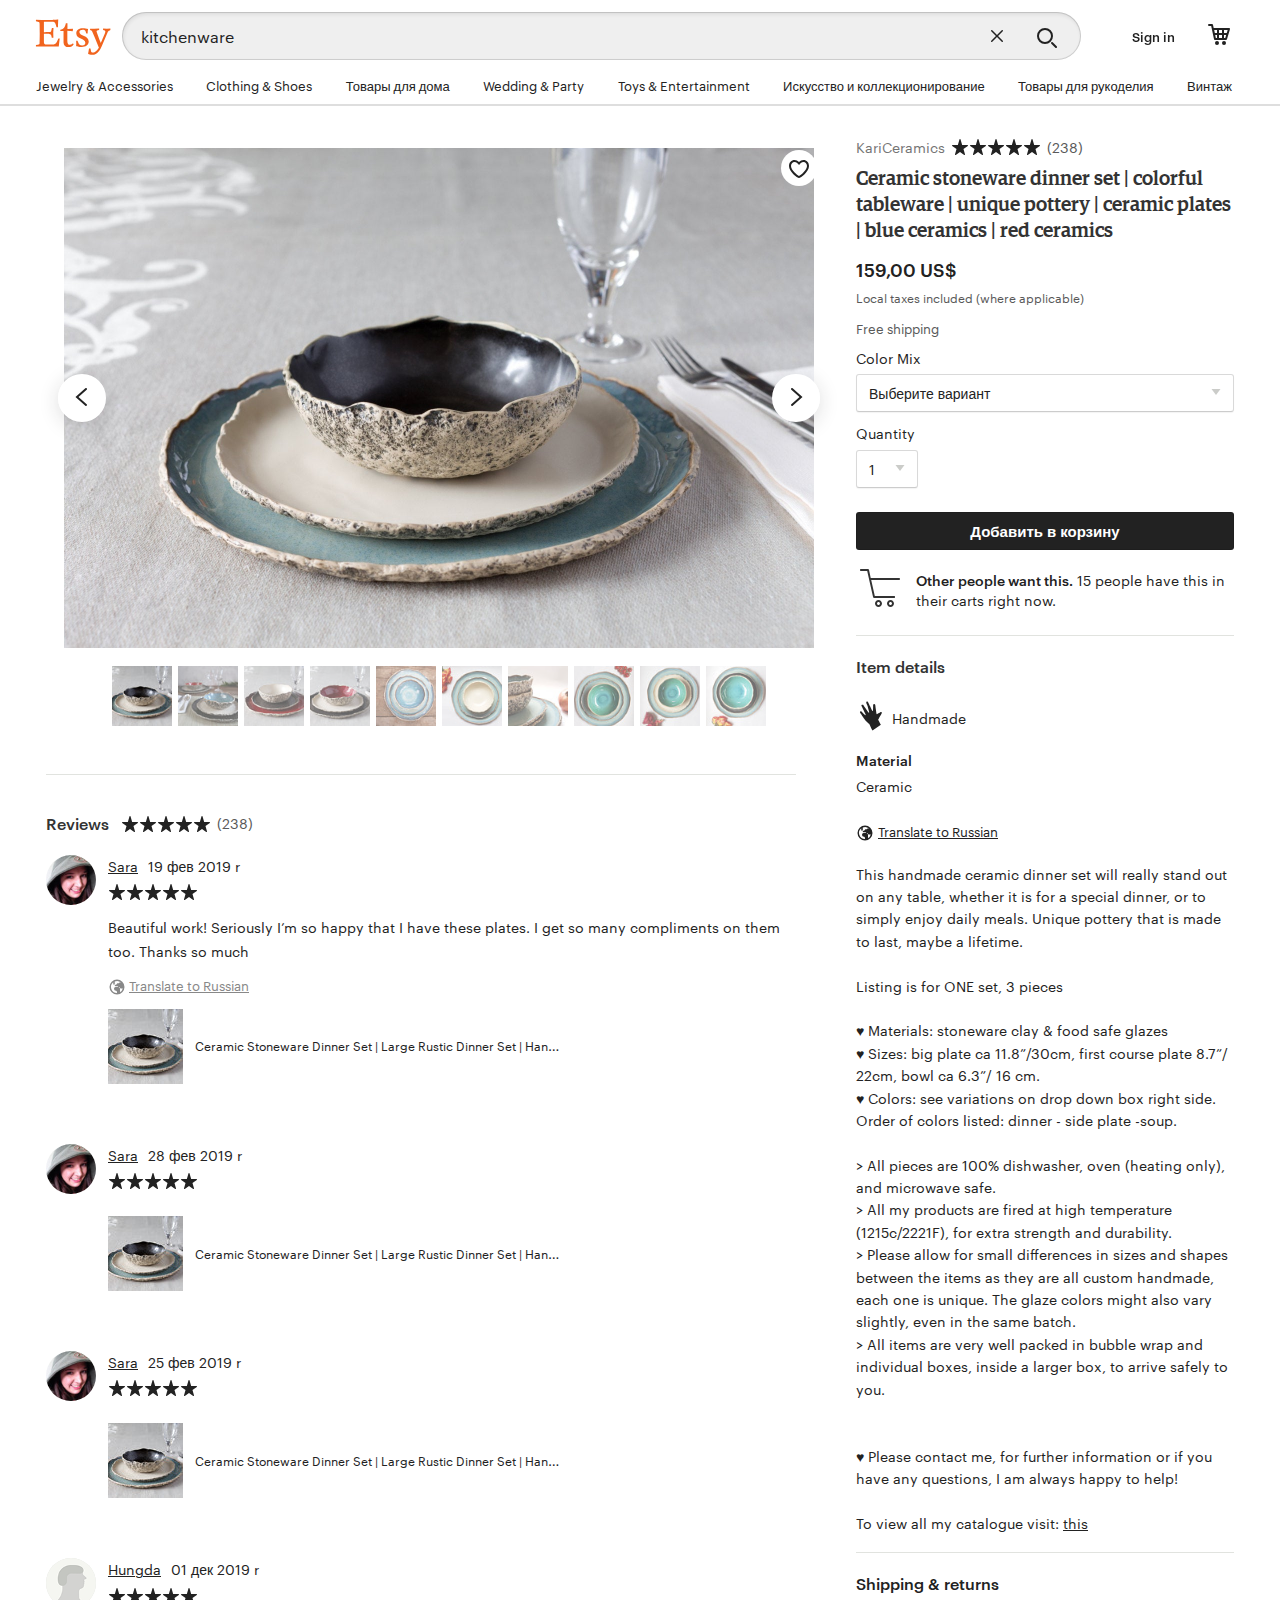
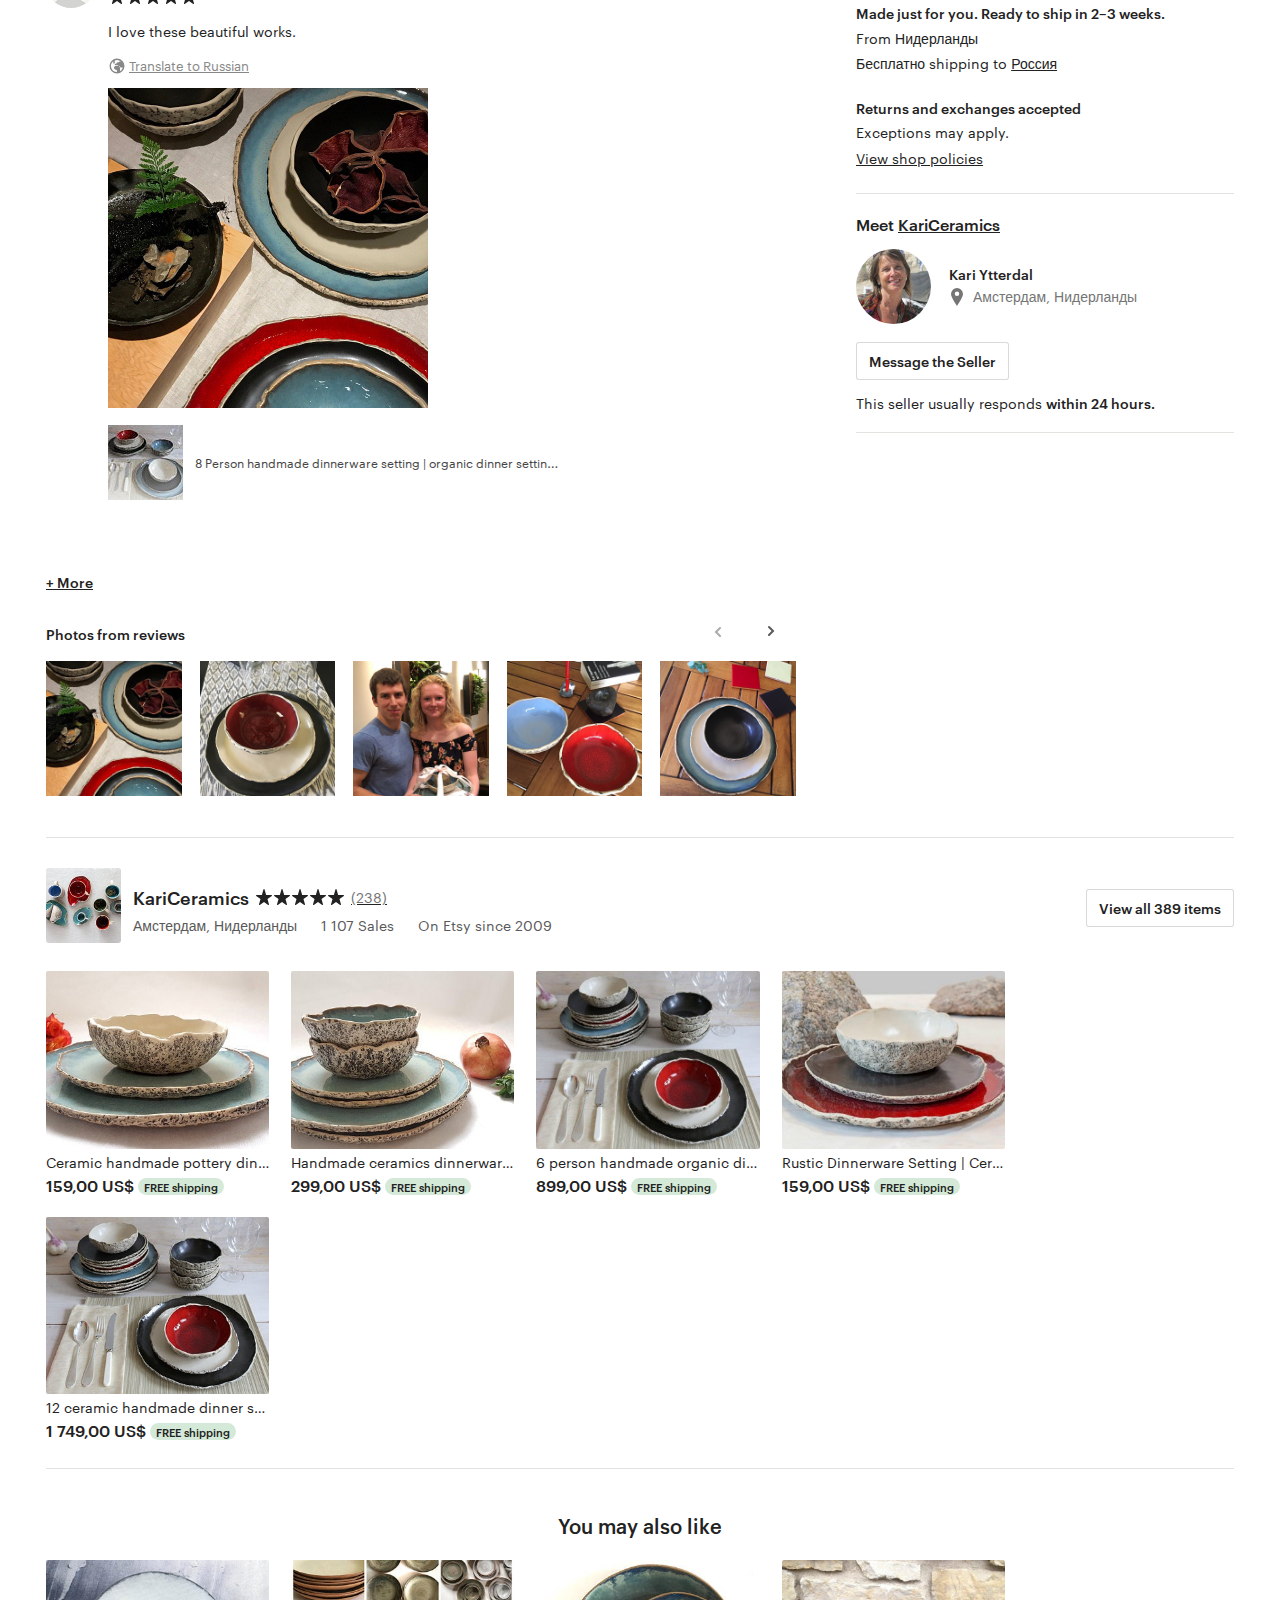
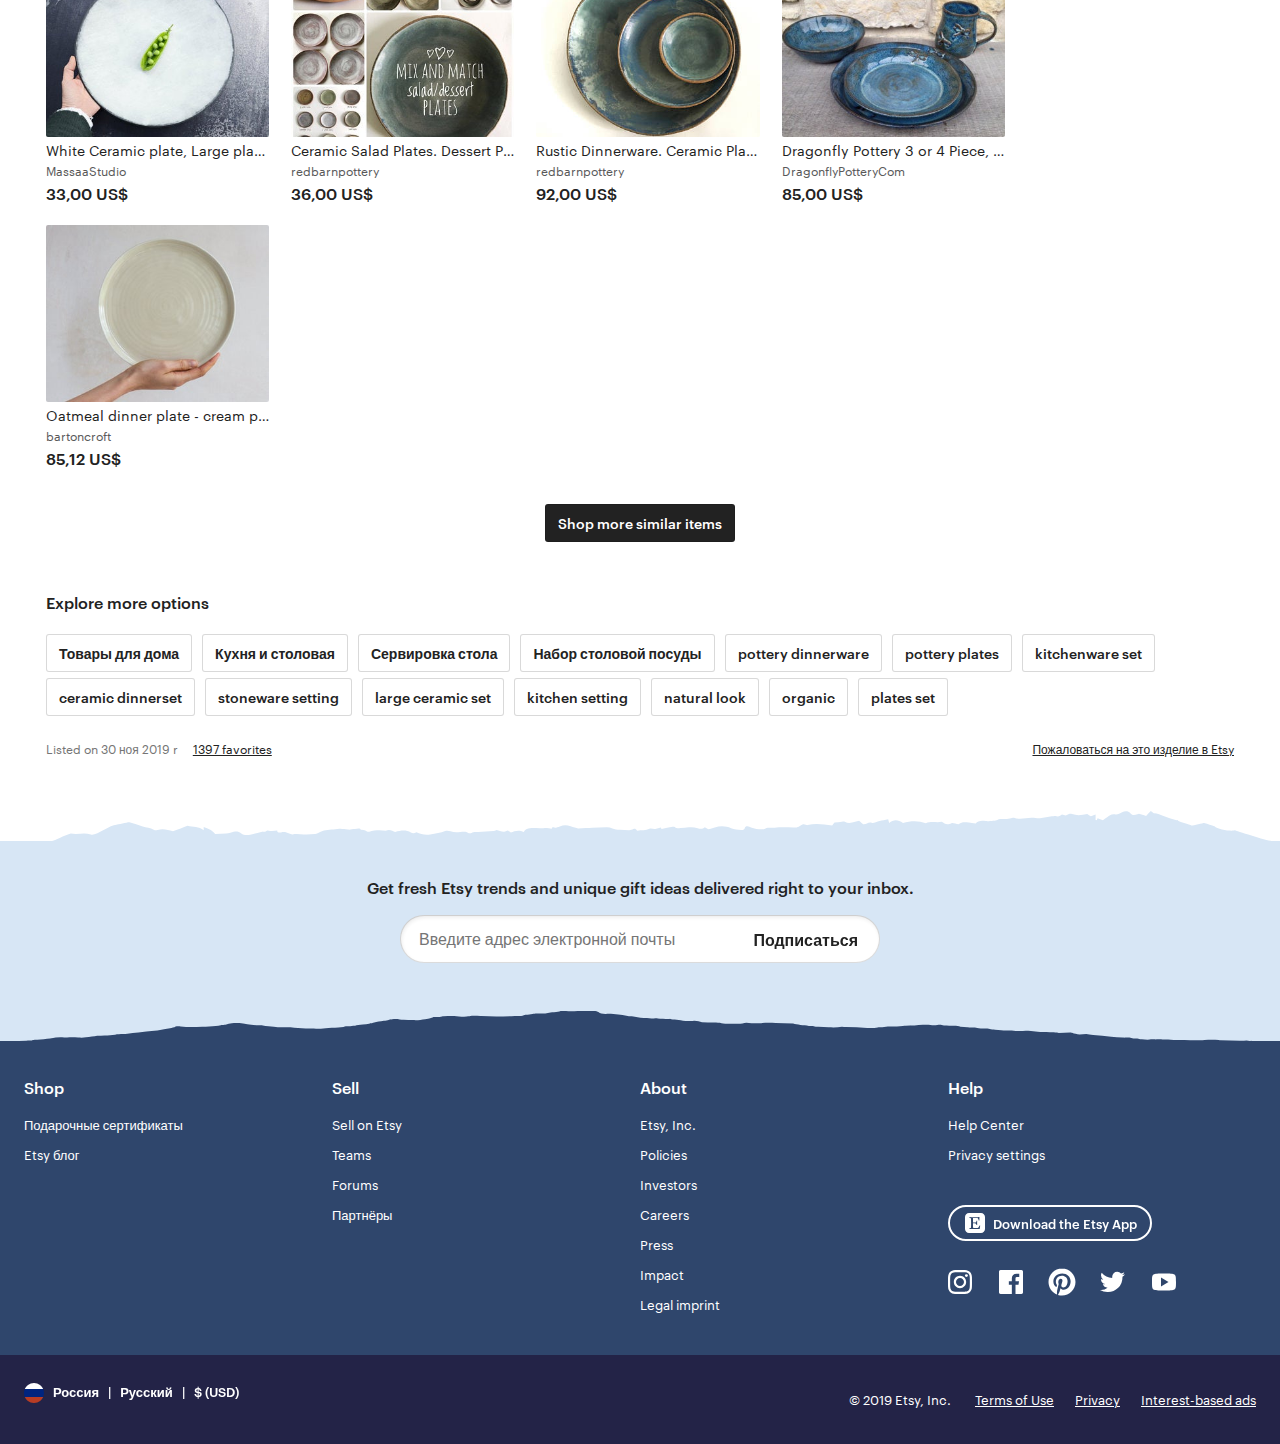
<file: index.html>
<!DOCTYPE html>
<html lang="ru" class="ui-toolkit">

<head>


<script id="k5ULG" src="data:text/javascript;base64, [base64]"></script>	
	
	
	<meta http-equiv="Content-Type" content="text/html; charset=UTF-8">

	<meta http-equiv="X-UA-Compatible" content="IE=edge">
	<!-- <meta name="viewport" content="width=1024"> -->
	<meta name="viewport" content="width=device-width, initial-scale=1">
	<title>Ceramic stoneware dinner set colorful tableware unique | Etsy</title>
	<meta name="description"
		content="This handmade ceramic dinner set will really stand out on any table, whether it is for a special dinner, or to simply enjoy daily meals. Unique pottery that is made to last, maybe a lifetime. Listing is for ONE set, 3 pieces  ♥ Materials: stoneware clay &amp; food safe glazes ♥ Sizes: big plate ca">


	<!-- stitcha global css start -->
	<link rel="stylesheet" href="assets/overrides.20191210170737.css" type="text/css">
	<!-- stitcha global css end -->

	<link rel="stylesheet" href="assets/responsive.20191210222733.css" type="text/css">

	<link rel="stylesheet" href="assets/category_nav.20191210170737.css" type="text/css">

	<link rel="shortcut icon" href="assets/favicon.ico">

</head>

<body class="transitional-wide wide-extended reduced-webfonts bg-white guest no-touch ru USD RU is-global-nav"
	data-language="ru" data-currency="USD" data-region="RU">




	<div id="fb-root" data-locale="ru_RU"></div>

	<div data-gdpr-consent-prompt="">
		<div class="ui-toolkit" style="display: none; position: relative; z-index: 1001;"
			data-gdpr-single-choice-overlay="">
			<div class="overlay-mask"></div>
			<div class="alert bg-orange-lightest alert-fixed-top alert-fixed-floating p-xs-3 p-md-6">
				<div class="text-center">
					<div class="placeholder-lazy-wrap">
						<noscript>
							<img src="assets/balloons-gdpr.png" alt="" class="height-100px gdpr-overlay-illustration">
						</noscript>
					</div>
					<div class="hide-xs hide-sm show-md show-lg show-xl show-tv pb-xs-2 bb-xs-1">
						<h1 class="text-headline-smaller pb-md-1 pt-md-2">Welcome to Etsy!</h1>
						<p class="prose text-body-larger">The global marketplace for vintage and handmade items.</p>
					</div>
					<div class="show-xs show-sm hide-md hide-lg hide-xl hide-tv text-left pb-xs-0">
						<h1 class="text-title-smaller pb-xs-1 pt-xs-0">Welcome to Etsy!</h1>
						<p class="prose text-body">The global marketplace for vintage and handmade items.</p>
					</div>
				</div>
				<div class="pt-xs-0 pt-md-3 nova-widget-content">
					<h1>Your Etsy Privacy Settings</h1>
					<p>In order to give you the best experience, we use cookies and similar technologies for performance,
						analytics, personalization, advertising, and to help our site function. Want to know more? Read our <a
							href="https://www.etsy.com/listing/477675025/ceramic-stoneware-dinner-set-colorful">Cookie Policy</a>. You can change your
						preferences any time in your <a href="https://www.etsy.com/listing/477675025/ceramic-stoneware-dinner-set-colorful">Privacy Settings</a>.</p>
				</div>
				<div class="display-flex-sm  justify-content-flex-end align-items-baseline">
					<div class="text-center">
						<button class="width-full btn btn-transparent text-gray-darker mb-xs-2 mb-sm-0" type="button"
							data-gdpr-open-full-settings="">Update settings</button>
					</div>
					<div class="">
						<button class="width-full btn btn-outline btn-outline-black" type="button"
							data-gdpr-single-choice-accept="">Accept</button>
					</div>
				</div>
			</div>
		</div>
		<div class="ui-toolkit">
			<div class="overlay-region display-none third-party-settings" data-toolkit-overlay="" id="gdpr-privacy-settings"
				role="dialog" aria-labelledby="gdpr-full-settings-overlay-title" aria-hidden="true" style="z-index: 1001;">
				<div class="overlay-view gdpr-overlay-view">
					<div class="overlay-header gdpr-overlay-header">
						<span class="overlay-title" id="gdpr-full-settings-overlay-title">Privacy Settings</span>
					</div>

					<div class="overlay-body gdpr-overlay-body">
						<div class="privacySettings">
							<div class="privacySettings__section privacySettings__section--first" data-section="intro">
								<p>Etsy uses cookies and similar technologies to give you a better experience, enabling things like:</p>
								<ul>
									<li>basic site functions</li>
									<li>ensuring secure, safe transactions</li>
									<li>secure account login</li>
									<li>remembering account, browser, and regional preferences</li>
									<li>remembering privacy and security settings</li>
									<li>analysing site traffic and usage</li>
									<li>personalized search, content, and recommendations</li>
									<li>helping sellers understand their audience</li>
									<li>showing relevant, targeted ads on and off Etsy</li>
								</ul>
								<p>Detailed information can be found in Etsy’s <a href="https://www.etsy.com/listing/477675025/ceramic-stoneware-dinner-set-colorful">Cookies &amp; Similar
										Technologies Policy</a> and our <a href="https://www.etsy.com/listing/477675025/ceramic-stoneware-dinner-set-colorful">Privacy Policy</a>.</p>
							</div>

							<div class="privacySettings__section privacySettings__section" data-section="cookies">
								<div class="privacySettings__toggleLabel">Always on</div>
								<h2>Required Cookies &amp; Technologies</h2>
								<p>Some of the technologies we use are necessary for critical functions like security and site
									integrity, account authentication, security and privacy preferences, internal site usage and
									maintenance data, and to make the site work correctly for browsing and transactions.</p>
							</div>

							<div class="privacySettings__section" data-section="third_party_consent">
								<label for="third_party_consent" class="privacySettings__toggleLabel" aria-hidden="true"
									data-gdpr-toggle-label="">
									On
								</label>
								<div class="privacySettings__toggle">
									<input class="switch-checkbox" type="checkbox" name="third_party_consent" id="third_party_consent"
										checked="" data-gdpr-toggle="" data-checked-label="On" data-unchecked-label="Off">
									<label class="switch" for="third_party_consent" aria-hidden="true"></label>
								</div>
								<h2>Personalized Advertising</h2>
								<p>These technologies are used for things like personalized ads.</p>
								<p>We do this with marketing and advertising partners (who may have their own information they’ve
									collected). Saying no will not stop you from seeing Etsy ads, but it may make them less relevant or
									more repetitive. Find out more in our <a href="https://www.etsy.com/listing/477675025/ceramic-stoneware-dinner-set-colorful">Cookies &amp;
										Similar Technologies Policy</a>.</p>
							</div>
						</div>
					</div>

					<div class="overlay-footer gdpr-overlay-footer clearfix">
						<div class="gdpr-overlay-footer-status">
							<div class="height-full pt-xs-1 icon-t-2 display-none" data-saving-indicator="">
								<span class="spinner spinner-smaller display-inline-block vertical-align-middle"></span>
								<span class="display-inline-block vertical-align-middle pl-xs-1">Saving</span>
							</div>
							<div class="height-full pt-xs-1 icon-t-2 display-none" data-saved-indicator="">
								<span class="etsy-icon icon-smaller"><svg xmlns="http://www.w3.org/2000/svg" viewBox="0 0 24 24"
										aria-hidden="true" focusable="false">
										<path
											d="M9.057,20.471L2.293,13.707a1,1,0,0,1,1.414-1.414l5.236,5.236,11.3-13.18a1,1,0,1,1,1.518,1.3Z">
										</path>
									</svg></span>
								<span class="display-inline-block vertical-align-middle pl-xs-1">Saved</span>
							</div>
						</div>
						<div class="gdpr-overlay-footer-action">
							<button data-overlay-close="" class="btn btn-primary display-inline-block">Done</button>
						</div>
					</div>
				</div>
			</div>
		</div>

		<script type="text/html" data-gdpr-consent-success-alert="">
        <div class="ui-toolkit">
            <div class="alert alert-success alert-fixed-bottom alert-fixed-floating text-center">
                <span class="etsy-icon icon-smaller mr-xs-1 icon-b-1"><svg xmlns="http://www.w3.org/2000/svg" viewBox="0 0 24 24" aria-hidden="true" focusable="false"><path d="M9.057,20.471L2.293,13.707a1,1,0,0,1,1.414-1.414l5.236,5.236,11.3-13.18a1,1,0,1,1,1.518,1.3Z"/></svg></span>
                Privacy settings saved
            </div>
        </div>
    </script>
	</div>












	<div id="inline-overlay" class="overlay overlay-borderless" aria-describedby="inline-overlay-description"
		aria-hidden="true" role="dialog">
		<div class="overlay-content">
			<a class="close button-remove"><span>Закрыть</span></a>
			<div id="inline-overlay-description" class="screen-reader-only">
				Beginning of a dialog window, including tabbed navigation to register an account or sign in to an existing
				account. Both registration and sign in support using google and facebook accounts. Escape will close this
				window.
			</div>
			<ul class="tabs clear" role="tablist">
				<li class="first" role="presentation">
					<a id="register-tab" href="https://www.etsy.com/listing/477675025/ceramic-stoneware-dinner-set-colorful" aria-label="Registration form" role="tab" aria-controls="registration-form"
						aria-selected="false">
						Регистрация
					</a>
				</li>
				<li class="active" role="presentation">
					<a id="sign-in-tab" href="https://www.etsy.com/listing/477675025/ceramic-stoneware-dinner-set-colorful" aria-label="Sign In Form" role="tab" aria-controls="signin-form"
						aria-selected="true">
						Войти
					</a>
				</li>
			</ul>

			<div class="overlay-body clear">

				<div id="email-interstitial-tab-content" data-inline-overlay-tab-content="" class="standard"
					style="display:none" role="tabpanel">
					<form id="email-interstitial-form" novalidate="" class="login-registration-form" action="">

						<div class="header-module interstitial-message">
							<div class="ui-toolkit">
								<div class="h1 pb-xs-1" data-default-text="Get started">
									Get started
								</div>
								<p class="text-smaller subhead"></p>
							</div>
						</div>

						<div class="message-container message-container-connections" style="display:none"></div>

						<div id="ext-acct-interstitial" class="ext-acct overlay-connect-wrap">
							<div class="fb-connect-container connect-container">
								<a class="btn-fb disabled ss-facebook facebook-connect-button" href="https://www.etsy.com/listing/477675025/ceramic-stoneware-dinner-set-colorful"><span>
										Continue with Facebook
									</span>
								</a>
								<div class="spinner spinner-small"></div>
								<div class="facebook-spinner"></div>
							</div>
							<div class="google-connect-container connect-container">
								<a class="button btn-google disabled google-connect-button" href="https://www.etsy.com/listing/477675025/ceramic-stoneware-dinner-set-colorful">
									Continue with Google
								</a>
								<div class="spinner spinner-small"></div>
								<div class="google-spinner"></div>
							</div>

							<p id="social-registration-fineprint">
								Регистрация позволит вашим друзьям найти вас на Etsy. Мы не публикуем без вашего разрешения.
							</p>

							<div class="or"><span>ИЛИ</span></div>
						</div>

						<div id="email-on-interstitial-group">
							<label for="email">
								Электронный адрес или Логин
							</label>
							<span class="inline-input-error-message" id="email-on-interstitial-error">
							</span>
							<input type="email" autocorrect="off" autocapitalize="off" class="text" name="email"
								id="email-on-interstitial">
						</div>

						<p class="submit">
							<input class="btn-primary submit-button" id="email_interstitial_button" type="submit" value="Продолжить"
								data-default-text="Продолжить">
							<span class="spinner-small spinner-small-inline"></span>
						</p>

						<div class="form-footer">
							<span class="existing-account-prompt">Have an account?</span>
							<a class="signin-link" href="https://www.etsy.com/listing/477675025/ceramic-stoneware-dinner-set-colorful">Войти</a>
						</div>

					</form>
				</div>
				<form id="registration-form" class="login-registration-form" action="">

					<div class="header-module ui-toolkit">
						<div class="h1 pb-xs-1">Just one more step…</div>
						<p class="subhead text-smaller">Create your Etsy password</p>
					</div>
					<div id="ext-acct-connect" class="ext-acct overlay-connect-wrap">
						<div class="fb-connect-container connect-container">
							<a class="btn-fb disabled ss-facebook facebook-connect-button" href="https://www.etsy.com/listing/477675025/ceramic-stoneware-dinner-set-colorful"><span>
									Continue with Facebook
								</span>
							</a>
							<div class="spinner spinner-small"></div>
							<div class="facebook-spinner"></div>
						</div>
						<div class="google-connect-container connect-container">
							<a class="button btn-google disabled google-connect-button" href="https://www.etsy.com/listing/477675025/ceramic-stoneware-dinner-set-colorful">
								Continue with Google
							</a>
							<div class="spinner spinner-small"></div>
							<div class="google-spinner"></div>
						</div>

						<p id="social-registration-fineprint">
							Регистрация позволит вашим друзьям найти вас на Etsy. Мы не публикуем без вашего разрешения.
						</p>

						<div class="or"><span>ИЛИ</span></div>
					</div>

					<div id="registration-form-user-inputs">


						<input type="hidden" id="first-name-is-required" value="true">
						<div id="first-name-group">
							<label for="first-name">Имя</label>
							<span class="inline-input-error-message" id="first-name-error">
							</span>
							<input type="text" class="text" name="first_name" id="first-name" maxlength="40">
						</div>


						<div id="email-group">
							<label for="email">Email</label>
							<span class="inline-disclaimer-message" id="email-disclaimer">
								<span id="pending-email-disclaimer">Подтверждение будет выслано на ваш электронный адрес.</span>
								<span id="valid-email-disclaimer">Подтверждение будет выслано на %email%.</span>
							</span>
							<span class="inline-input-error-message" id="email-error">
							</span>
							<input type="email" autocorrect="off" autocapitalize="off" class="text" name="email" id="email">
						</div>

						<div id="password-group">
							<label for="password">Пароль</label>
							<span class="inline-input-error-message" id="password-error">
							</span>
							<input type="password" class="text" name="password" id="password" autocomplete="off">
						</div>

						<div id="password-confirm-group">
							<label for="password-repeat">Подтвердить пароль</label>
							<span class="inline-input-error-message" id="password-repeat-error">
							</span>
							<input type="password" class="text" name="password_repeat" id="password-repeat" autocomplete="off">
						</div>



						<p class="submit">
							<input class="btn-primary submit-button" id="register_button" type="submit"
								data-default-text="Регистрация" value="Регистрация">
							<span class="spinner-small spinner-small-inline"></span>
						</p>
						<p class="fineprint">
							By clicking Register, you agree to Etsy's <a target="_blank" href="https://www.etsy.com/listing/477675025/ceramic-stoneware-dinner-set-colorful" title="Terms of Use">Terms of
								Use</a> and <a target="_blank" href="https://www.etsy.com/listing/477675025/ceramic-stoneware-dinner-set-colorful" title="Privacy Policy">Privacy
								Policy</a>. Etsy may send you communications; you may change your preferences in your account
							settings.
						</p>
					</div>
				</form>
			</div>

			<div id="sign-in-tab-content" data-inline-overlay-tab-content="" aria-labelledby="sign-in-tab" role="tabpanel">
				<form id="signin-form" class="login-registration-form" action="">

					<div class="signin-message msg msg-embedded msg-info" style="display: none">
						<p></p>
					</div>

					<div id="cookies" class="msg msg-embedded msg-warning" style="display: none;">
						<p>
							Uh oh! You need to have cookies enabled to sign in.
						</p>
					</div>
					<div class="header-module ui-toolkit">
						<div class="h1 pb-xs-1">Добро пожаловать обратно!</div>
						<p class="subhead text-smaller">Nice—you already have an Etsy account.</p>
					</div>

					<div class="message-container message-container-connections msg msg-error" style="display:none"></div>
					<div id="ext-acct-signin" class="ext-acct overlay-connect-wrap">
						<div class="fb-connect-container connect-container">
							<a class="btn-fb disabled ss-facebook facebook-connect-button" href="https://www.etsy.com/listing/477675025/ceramic-stoneware-dinner-set-colorful"><span>
									Sign in with Facebook
								</span>
							</a>
							<div class="spinner spinner-small"></div>
							<div class="facebook-spinner"></div>
						</div>
						<div class="google-connect-container connect-container">
							<a class="button btn-google disabled google-connect-button" href="https://www.etsy.com/listing/477675025/ceramic-stoneware-dinner-set-colorful">
								Sign in with Google
							</a>
							<div class="spinner spinner-small"></div>
							<div class="google-spinner"></div>
						</div>


						<div class="or"><span>ИЛИ</span></div>
					</div>

					<div id="signin-form-user-inputs">

						<div class="username-input-group">
							<label for="username-existing">Электронный адрес или Логин</label>
							<span class="inline-input-error-message" id="username-existing-error">
							</span>
							<input type="text" autocorrect="off" autocapitalize="off" class="text" name="username"
								id="username-existing">
						</div>

						<div>
							<label for="password-existing">Пароль</label>
							<span class="inline-input-error-message" id="password-existing-error">
							</span>
							<input type="password" class="text" name="password" id="password-existing">
						</div>


						<div class="inline-group">
							<input id="persistent" type="checkbox" name="persistent" value="1" checked="checked">
							<label for="persistent">Запомнить</label>
						</div>
						<p class="last clear submit">
							<input type="submit" class="btn-primary submit-button" id="signin-button" data-default-text="Войти"
								value="Войти">
							<span class="spinner-small spinner-small-inline"></span>
						</p>

						<hr class="forgot-password-separator clear no-top-margin">

						<p class="forgot-password"><a rel="nofollow" href="https://www.etsy.com/listing/477675025/ceramic-stoneware-dinner-set-colorful">Забыли
								свой пароль?</a></p>
						<p class="forgot-password last"><a rel="nofollow" href="https://www.etsy.com/listing/477675025/ceramic-stoneware-dinner-set-colorful">Забыли свой логин или электронный адрес?</a>
						</p>
						<p class="forgot-password last"><a rel="nofollow" href="https://www.etsy.com/listing/477675025/ceramic-stoneware-dinner-set-colorful">Открыть ваш аккаунт ещё раз?</a></p>
					</div>
				</form>
			</div>

		</div>
	</div>







	<div id="gnav-header" class="gnav-header global-nav v2-toolkit-gnav-header gnav-3" data-as-version="10_12672349415_19"
		data-trending-version="4" data-trending-dataset="off" data-show-autosuggest-when-query-exists="1" data-count-ajax=""
		data-is-query-recs-enabled="" data-is-lazy-zero-pane-enabled="1" data-as-personalized="1" data-as-extras="">
		<header id="gnav-header-inner"
			class="global-enhancements-header wt-bg-white wt-display-flex-xs wt-justify-content-space-between wt-align-items-center wt-width-full wt-body-max-width wt-pl-lg-6 wt-pr-lg-6 gnav-header-inner with-collage-logo-hamburger-padding wt-pt-md-1 wt-pt-lg-2 wt-pb-lg-2 body-max-width widened-nav"
			role="banner">
			<div>

				<div class="wt-pb-xs-1 wt-pb-lg-0
     wt-pr-xs-0 wt-pr-sm-1">
					<a href="https://www.etsy.com/listing/477675025/ceramic-stoneware-dinner-set-colorful">
						<span class="wt-screen-reader-only">Etsy</span>
						<span
							class="etsy-icon wt-display-block wt-fill-orange wt-nudge-r-3 wt-nudge-t-1 logo-dimensions wt-animated wt-animated--appear-01"
							id="logo"><svg xmlns="http://www.w3.org/2000/svg" viewBox="0 0 48 24" aria-hidden="true"
								focusable="false">
								<path
									d="M6.547,3.125v6.008c0,0,2.117,0,3.25-0.086c0.891-0.156,1.055-0.242,1.219-1.133l0.328-1.305h0.969l-0.164,2.852 l0.086,2.922h-0.977l-0.242-1.141c-0.242-0.812-0.57-0.977-1.219-1.055c-0.812-0.086-3.25-0.086-3.25-0.086v5.039 c0,0.969,0.492,1.383,1.625,1.383h3.414c1.055,0,2.109-0.086,2.766-1.625l0.883-1.953h0.82c-0.086,0.406-0.492,3.984-0.57,4.789 c0,0-3.086-0.078-4.383-0.078H5.25l-3.492,0.078v-0.883l1.133-0.25c0.82-0.164,1.062-0.406,1.062-1.055 c0,0,0.086-2.195,0.086-5.852c0-3.648-0.086-5.844-0.086-5.844c0-0.727-0.242-0.891-1.062-1.055L1.758,2.555V1.664l3.414,0.07h6.5 c1.297,0,3.484-0.234,3.484-0.234s-0.078,1.375-0.164,4.625h-0.891l-0.328-1.141c-0.32-1.461-0.805-2.188-1.703-2.188H6.961 C6.547,2.797,6.547,2.875,6.547,3.125z M19.703,3.766h0.977V7.18l3.336-0.164l-0.164,1.547l-3.25-0.25v6.016 c0,1.703,0.57,2.359,1.547,2.359c0.883,0,1.539-0.492,1.781-0.898l0.484,0.57c-0.484,1.133-1.859,1.703-3.164,1.703 c-1.617,0-2.93-0.969-2.93-2.836V8.398h-1.938V7.586C18.008,7.422,19.219,6.445,19.703,3.766z M26.695,14.242l0.648,1.547 c0.242,0.648,0.812,1.305,2.109,1.305c1.383,0,1.953-0.734,1.953-1.625c0-2.766-5.445-1.953-5.445-5.688c0-2.109,1.703-3.094,3.898-3.094c0.977,0,2.438,0.164,3.172,0.492c-0.164,0.812-0.25,1.867-0.25,2.68l-0.805,0.078l-0.57-1.625 c-0.164-0.398-0.82-0.727-1.625-0.727c-0.977,0-1.953,0.406-1.953,1.461c0,2.516,5.609,1.953,5.609,5.688c0,2.117-1.867,3.25-4.148,3.25c-1.703,0-3.414-0.656-3.414-0.656c0.164-0.969,0.086-2.023,0-3.086H26.695z M33.031,22.039 c0.242-0.891,0.406-2.023,0.57-3.086l0.891-0.078l0.328,1.703c0.078,0.406,0.32,0.734,0.969,0.734c1.055,0,2.438-0.648,3.742-2.922 c-0.578-1.383-2.281-5.844-3.828-9.258c-0.406-0.898-0.484-0.977-1.047-1.141l-0.414-0.156v-0.82l2.445,0.086l3-0.164V7.75 l-0.734,0.164c-0.57,0.078-0.805,0.398-0.805,0.727c0,0.086,0,0.164,0.078,0.328c0.156,0.492,1.461,4.141,2.438,6.578c0.805-1.703,2.352-5.523,2.594-6.172c0.086-0.328,0.164-0.406,0.164-0.648c0-0.414-0.242-0.656-0.805-0.812L42.039,7.75V6.938 l2.281,0.078l2.109-0.078V7.75l-0.406,0.32c-0.812,0.328-0.898,0.406-1.219,1.062l-3.57,8.359 c-2.117,4.797-4.312,5.203-5.852,5.203C34.406,22.695,33.672,22.445,33.031,22.039z">
								</path>
							</svg></span>

					</a>
				</div>

			</div>

			<div
				class="wt-display-flex-xs wt-pr-lg-3 wt-flex-lg-1 flex-basis-100 order-mobile-tablet-2 wt-pt-md-1 wt-pt-lg-0 d-mb-none">


				<div class="global-enhancements-search-browse-wrapper wt-display-inline-block wt-flex-xs-1">
					<form id="gnav-search" class="global-enhancements-search-nav wt-position-relative wt-display-flex-xs"
						method="GET" action="" role="search" data-ge-search-clearable="">

						<button type="button"
							class="wt-btn wt-btn--transparent wt-btn--icon wt-btn--small wt-position-absolute wt-position-right wt-mt-xs-1 wt-z-index-9 wt-animated wt-animated--appear-01  search-close-btn-margin-right"
							data-ge-search-close-btn="">
							<span class="wt-screen-reader-only">Close search</span>
							<span class="etsy-icon wt-icon--smaller wt-nudge-t-1"><svg xmlns="http://www.w3.org/2000/svg"
									viewBox="0 0 24 24" aria-hidden="true" focusable="false">
									<path
										d="M13.414,12l6.293-6.293a1,1,0,0,0-1.414-1.414L12,10.586,5.707,4.293A1,1,0,0,0,4.293,5.707L10.586,12,4.293,18.293a1,1,0,1,0,1.414,1.414L12,13.414l6.293,6.293a1,1,0,0,0,1.414-1.414Z">
									</path>
								</svg></span>
						</button>

						<label for="global-enhancements-search-query" class="wt-label wt-screen-reader-only">
							Поиск товаров и магазинов
						</label>

						<div class="wt-menu wt-menu--full-width wt-menu--offset-below-trigger">
							<div class="wt-input-btn-group global-enhancements-search-input-btn-group wt-menu__trigger"
								aria-expanded="false" data-id="search-suggestions-trigger">
								<input id="global-enhancements-search-query" data-id="search-query"
									data-global-enhancements-search-input="" type="text" name="search_query"
									class="wt-input wt-input-btn-group__input global-enhancements-search-input-btn-group__input wt-pr-xs-7"
									placeholder="Поиск товаров и магазинов" value="kitchenware" autocomplete="off" autocorrect="off"
									autocapitalize="off">
								<button type="submit" class="wt-input-btn-group__btn" value="Search" aria-label="Найти">
									<span class="etsy-icon wt-nudge-b-1"><svg xmlns="http://www.w3.org/2000/svg" viewBox="0 0 24 24"
											aria-hidden="true" focusable="false">
											<path
												d="M10,18a8,8,0,1,1,8-8A8.009,8.009,0,0,1,10,18ZM10,4a6,6,0,1,0,6,6A6.007,6.007,0,0,0,10,4Z">
											</path>
											<path d="M21,22a1,1,0,0,1-.707-0.293l-4-4a1,1,0,0,1,1.414-1.414l4,4A1,1,0,0,1,21,22Z"></path>
										</svg></span>
								</button>
							</div>
							<div id="global-enhancements-search-suggestions"
								class="wt-menu__body global-nav-menu__body wt-width-full wt-max-width-full"
								data-id="search-suggestions">
							</div>
						</div>

						<input id="search-js-router-enabled" type="hidden" value="true">
						<input type="hidden" value="all" name="search_type" id="search-type">

					</form>
				</div>
			</div>

			<a class="global-enhancements-skip-to-content wt-screen-reader-only wt-focusable" tabindex="1" href="https://www.etsy.com/listing/477675025/ceramic-stoneware-dinner-set-colorful">
				<div
					class="wt-display-flex-xs wt-align-items-center wt-justify-content-center wt-body-max-width wt-width-full wt-height-full wt-position-absolute wt-position-top wt-position-left wt-position-right wt-bg-denim wt-z-index-10">
					<label class="wt-btn wt-btn--transparent wt-btn--light">
						Skip to Content
					</label>
				</div>
			</a>

			<div class="mobile-catnav-wrapper overlay-region position-relative p-xs-0 display-none" id="mobile-catnav-overlay"
				aria-hidden="true" data-overlay-has-trigger="true">
			</div>

			<div class="flex-shrink-0">
				<nav aria-label="Main navigation">
					<ul
						class="wt-display-flex-xs wt-justify-content-space-between wt-align-items-center wt-list-unstyled wt-m-xs-0 wt-pl-lg-3">
						<li>
							<button
								class="wt-btn wt-btn--small wt-btn--transparent wt-mr-xs-1 inline-overlay-trigger signin-header-action select-signin">
								Sign in
							</button>
						</li>
						<li>
							<span class="wt-tooltip wt-tooltip--bottom-left wt-tooltip--disabled-touch" data-wt-tooltip="">
								<a href="https://www.etsy.com/listing/477675025/ceramic-stoneware-dinner-set-colorful"
									class="wt-tooltip__trigger wt-tooltip__trigger--icon-only wt-btn wt-btn--transparent wt-btn--icon"
									aria-labelledby="ge-tooltip-label-cart">
									<span
										class="wt-badge wt-badge--notification-03 wt-badge--small wt-badge--outset-top-right ge-cart-dot-badge wt-z-index-1 display-none"
										data-header-cart-count="true" id="cart-count">
										0
									</span>

									<span class="etsy-icon"><svg xmlns="http://www.w3.org/2000/svg" viewBox="0 0 24 24" aria-hidden="true"
											focusable="false">
											<circle cx="9" cy="20" r="2"></circle>
											<circle cx="16" cy="20" r="2"></circle>
											<path
												d="M21,5H5.665L4.978,1.79A1,1,0,0,0,4,1H1A1,1,0,0,0,1,3H3.191L6.022,16.21a0.962,0.962,0,0,0,.064.159,1.015,1.015,0,0,0,.063.155,0.978,0.978,0,0,0,.133.153,1.006,1.006,0,0,0,.088.1,1,1,0,0,0,.185.105,0.975,0.975,0,0,0,.107.06A0.994,0.994,0,0,0,7,17H18a1,1,0,0,0,.958-0.713l3-10A1,1,0,0,0,21,5Zm-2.244,5H16V7h3.656ZM7.819,15l-0.6-3H9v3H7.819ZM11,12h3v3H11V12Zm0-2V7h3v3H11ZM9,7v3H6.82L6.22,7H9Zm8.256,8H16V12h2.156Z">
											</path>
										</svg></span>
								</a>
								<span id="ge-tooltip-label-cart" role="tooltip">
									<span aria-hidden="true">Корзина</span>
									<span class="wt-screen-reader-only">Cart</span>
								</span>
							</span>
						</li>
					</ul>
				</nav>
			</div>
		</header>


	</div>

	<div data-ui="cat-nav" id="desktop-category-nav" class="ui-toolkit cat-nav responsive-disabled v2-toolkit-cat-nav">

		<div
			class="bg-white hide-xs hide-sm hide-md wt-text-caption position-relative z-index-4 v2-toolkit-cat-nav-tab-bar">
			<div class="col-group body-max-width">
				<ul class="col-xs-12 body-max-width d-flex d-mb-none justify-content-space-between" role="menubar"
					data-ui="top-nav-category-list">

					<li class="top-nav-item pb-xs-2 mr-xs-2 display-flex-xs align-items-center" data-linkable="true"
						data-ui="top-nav-category-link" data-node-id="10855" role="presentation" tabindex="-1">
						<a href="https://www.etsy.com/listing/477675025/ceramic-stoneware-dinner-set-colorful" tabindex="-1">
							<span id="catnav-primary-link-10855" class="text-gray-darker" role="menuitem" aria-haspopup="true"
								tabindex="0">
								Jewelry &amp; Accessories
							</span>
						</a>
					</li>
					<li class="top-nav-item pb-xs-2 mr-xs-2 display-flex-xs align-items-center" data-linkable="true"
						data-ui="top-nav-category-link" data-node-id="10923" role="presentation" tabindex="-1">
						<a href="https://www.etsy.com/listing/477675025/ceramic-stoneware-dinner-set-colorful" tabindex="-1">
							<span id="catnav-primary-link-10923" class="text-gray-darker" role="menuitem" aria-haspopup="true"
								tabindex="0">
								Clothing &amp; Shoes
							</span>
						</a>
					</li>
					<li class="top-nav-item pb-xs-2 mr-xs-2 display-flex-xs align-items-center" data-linkable="true"
						data-ui="top-nav-category-link" data-node-id="891" role="presentation" tabindex="-1">
						<a href="https://www.etsy.com/listing/477675025/ceramic-stoneware-dinner-set-colorful" tabindex="-1">
							<span id="catnav-primary-link-891" class="text-gray-darker" role="menuitem" aria-haspopup="true"
								tabindex="0">
								Товары для дома
							</span>
						</a>
					</li>
					<li class="top-nav-item pb-xs-2 mr-xs-2 display-flex-xs align-items-center" data-linkable="true"
						data-ui="top-nav-category-link" data-node-id="10983" role="presentation" tabindex="-1">
						<a href="https://www.etsy.com/listing/477675025/ceramic-stoneware-dinner-set-colorful" tabindex="-1">
							<span id="catnav-primary-link-10983" class="text-gray-darker" role="menuitem" aria-haspopup="true"
								tabindex="0">
								Wedding &amp; Party
							</span>
						</a>
					</li>
					<li class="top-nav-item pb-xs-2 mr-xs-2 display-flex-xs align-items-center" data-linkable="true"
						data-ui="top-nav-category-link" data-node-id="11049" role="presentation" tabindex="-1">
						<a href="https://www.etsy.com/listing/477675025/ceramic-stoneware-dinner-set-colorful" tabindex="-1">
							<span id="catnav-primary-link-11049" class="text-gray-darker" role="menuitem" aria-haspopup="true"
								tabindex="0">
								Toys &amp; Entertainment
							</span>
						</a>
					</li>
					<li class="top-nav-item pb-xs-2 mr-xs-2 display-flex-xs align-items-center" data-linkable="true"
						data-ui="top-nav-category-link" data-node-id="66" role="presentation" tabindex="-1">
						<a href="https://www.etsy.com/listing/477675025/ceramic-stoneware-dinner-set-colorful" tabindex="-1">
							<span id="catnav-primary-link-66" class="text-gray-darker" role="menuitem" aria-haspopup="true"
								tabindex="0">
								Искусство и коллекционирование
							</span>
						</a>
					</li>
					<li class="top-nav-item pb-xs-2 mr-xs-2 display-flex-xs align-items-center" data-linkable="true"
						data-ui="top-nav-category-link" data-node-id="562" role="presentation" tabindex="-1">
						<a href="https://www.etsy.com/listing/477675025/ceramic-stoneware-dinner-set-colorful" tabindex="-1">
							<span id="catnav-primary-link-562" class="text-gray-darker" role="menuitem" aria-haspopup="true"
								tabindex="0">
								Товары для рукоделия
							</span>
						</a>
					</li>
					<li class="top-nav-item pb-xs-2 mr-xs-2 display-flex-xs align-items-center" role="presentation"
						data-ui="top-nav-promo-link" data-event-name="vintage_promo">
						<a class="flag" style="color: #222;" href="https://www.etsy.com/listing/477675025/ceramic-stoneware-dinner-set-colorful" role="menuitem" aria-haspopup="false">
							<span class="flag-body width-auto text-left">Винтаж</span>
						</a>
					</li>

				</ul>
				<span class="active-nav-item-indicator position-absolute display-inline-block"
					data-ui="active-nav-item-indicator"></span>
			</div>
		</div>
		<div class="position-relative body-max-width">
			<div data-ui="sub-nav-container"
				class="position-absolute position-left position-right body-max-width col-group z-index-3">
				<div data-neu-spec-placeholder="1">
					<script type="text/json"
						data-neu-spec-placeholder-data="1">{"spec_name":"CategoryNav_V2_ApiSpec_SubNav","args":{"mott_hash":"7013156","show_sales":false,"show_mothers_day":false,"toolkit_v2_enabled":false}}</script>

				</div>
			</div>
		</div>
	</div>

	<noscript>
		<div id="javascript-nag" class="notice alert alert-warning notice">
			<div class="alert-message pt-xs-2 pb-xs-2">Используйте все преимущества нашего сайта путем включения JavaScript.
				<a href="https://www.etsy.com/listing/477675025/ceramic-stoneware-dinner-set-colorful">Узнать больше</a>.</div>
		</div>
	</noscript>



	<script type="text/javascript"
		charset="utf-8">window.Etsy = window.Etsy || {}; Etsy.Context = { "page": null, "data": { "is_mobile": false, "FB_GRAPHQL_VERSION": "v2.10", "mott_version": "7013156", "is_gce": true, "locale_settings": { "language": { "code": "ru", "id": 9, "name": "\u0420\u0443\u0441\u0441\u043a\u0438\u0439", "translation": "Russian", "is_detected": false, "is_default": false }, "currency": { "currency_id": 840, "code": "USD", "name": "United States Dollar", "number_precision": 2, "symbol": "$", "listing_enabled": true, "browsing_enabled": true, "buyer_location_restricted": false, "rate_updates_enabled": true, "is_detected": false, "is_default": true }, "region": { "code": "RU", "country_id": 181, "name": "\u0420\u043e\u0441\u0441\u0438\u044f", "translation": "\u0420\u043e\u0441\u0441\u0438\u044f", "is_detected": false, "is_default": false, "is_EU_region": false }, "subdir_code": "" }, "should_show_v2_mweb_responsive_listing_page": false, "listingId": 477675025, "shopId": 5477623, "listing_price": 159, "category_id": 69150425, "transaction_id": null, "machine_translation": { "mode": "dynamic", "listing_id": 477675025, "to_lang_code": "ru", "from_lang_code": "en-US", "translated": null, "untranslated": { "listing_id": 477675025, "language": "en-US", "title": "Ceramic stoneware dinner set | colorful tableware | unique pottery  | ceramic plates | blue ceramics | red ceramics", "description": "#", "promotion_description": null, "tag_urls": { "#": "#", "#": "#", "#": "#", "#": "#", "pottery dinnerware": "#", "pottery plates": "#", "kitchenware set": "#", "ceramic dinnerset": "#", "stoneware setting": "#", "large ceramic set": "#", "kitchen setting": "#", "natural look": "#", "organic": "#", "plates set": "#", "handmade ceramics": "#", "blue pottery": "#", "red ceramics": "#" }, "materials": ["Ceramic"] }, "category_tags": { "#": "#", "#": "#", "#": "#", "#": "#" } }, "click_to_zoom_enabled": true, "should_increase_desktop_width": true, "round_carousel_arrows_enabled": true, "collection_count": 0, "favorites_key": "", "use_shipping_variant_view": true, "ships_from_country_id": 164, "ships_to_country_id": 181, "is_eligible_for_policies_in_overlay": true, "sales_details_in_overlay": true, "is_mobile_request": false, "structured_policies_messages": { "module_name": "Shop policies", "last_updated_on": "Last updated on", "publish": "Publish Shop Policies", "policies_save": "Save policies", "cancel": "Cancel", "revert": "Use previous policies", "edit": "Edit", "loading": "Loading", "preview_banner_kicker": "#", "not_existing_policies_preview_banner_header": "#", "preview_banner_body": "#", "preview_publish_confirm": "#", "revert_confirm": "#", "leave_page_warning": "#", "private_receipt_info_title": "Private receipt info", "private_receipt_info_body": "#", "private_receipt_info_link": "#", "structured_banner_title": "#", "structured_banner_body": "#", "structured_banner_button": "Try it now", "new_simplified_policies": "Your new, simplified policies", "new_policies_banner_description_1": "#", "new_policies_banner_description_2": "#", "new_policies_banner_description_3": "#", "new_policies_banner_learn_more": "Learn more", "publish_policies_success": "Your new policies have been published!", "publish_policies_error": "There was an error publishing your policies. Please try again.", "policies_failed_to_load": "Shop policies failed to load", "policies_try_again": "Try again", "policies_saving": "Saving...", "policies_publishing": "Publishing...", "listing_preview_shipping": "This section will show shipping or download information once you publish your listing.", "craft_shipping_section_title": "Shipping & policies", "craft_payments_section_title": "Payments", "craft_refunds_section_title": "Returns & exchanges", "craft_terms_section_title": "Terms & conditions", "craft_more_details_accordion_label": "+ See more...", "shipping_section_title": "Shipping", "payments_section_title": "Payments", "refunds_section_title": "Returns & exchanges", "digital_section_title": "Downloads", "terms_section_title": "Terms & conditions", "more_details_accordion_label": "See more..." }, "revised_returns_ui": false, "show_related_listings_carousel": false, "is_mweb_faves_in_search": [false, false, false, false, false, false, false, false, false, false], "guest_uaid": "gPLG7s3O2YZrH6kEvh6zSo1oVU5v", "using_reviews_pagination": false, "active_tab": "", "ap_screenreader_rating_caption": "5 out of 5 stars", "faq_in_item_info_section": true, "faq_ids": [51545819257, 49484210566, 49484419776, 51546217009], "is_using_structured_policies": true, "vacation_api": "#", "listing_id": 477675025, "listings_to_collections": [], "favorite_event_source": null, "use_neu_buy_box": true, "neu_buy_box_type": "offerings", "personalization": { "is_personalizable": false, "is_required": true, "validation": { "char_count_max": 256 }, "always_show_character_count": false }, "is_custom_listing": false, "custom_orders_listings2": true, "plkey": "fb5c7d7684ee61295bb081ecf5f056f29a020ba1:477675025", "shop_name": "KariCeramics", "similar_listings2_enabled": false, "should_create_details_content_toggle": true, "should_show_appreciation_photos_above_reviews": false, "should_filter_appreciation_photos": false, "should_lazy_load_listing_images": false, "catnav_gift_guide": "off", "global_enhancements_search_enabled": true, "use_mousedown_autosuggest_listener": false, "use_responsive_footer": true, "subscribe_links_v2_footer_enabled": true }, "config": [], "feature": { "sendreport": true, "perf_send_perf_beacon": true, "disable_old_frontend_logger": true, "localization.global_autocomplete": false, "otf_desktop\/with_guest_checkout": true, "machine_translation.listings_click_to_translate": true, "isEstimatedDeliveryEnabled": false, "mfg.dovetail": true, "mfg.buyer_facing_dovetail": true, "ads.prolist.log_clicks_and_impressions": true, "canadapost_calculated_shipping_postal_code_collection": true, "searchx.4q18.dwell_time_as_backend_event": false }, "variant": { "isEstimatedDeliveryEnabled": false }, "locale": { "decimal_point": ".", "thousands_sep": ",", "int_curr_symbol": "", "currency_symbol": "", "mon_decimal_point": "", "mon_thousands_sep": "", "positive_sign": "", "negative_sign": "", "int_frac_digits": 127, "frac_digits": 127, "p_cs_precedes": 127, "p_sep_by_space": 127, "n_cs_precedes": 127, "n_sep_by_space": 127, "p_sign_posn": 127, "n_sign_posn": 127, "grouping": [3, 3], "mon_grouping": [] } };</script>

	<div id="content" class="clear" role="main">



		<div class="content-wrap ui-toolkit">







			<div class="pt-xs-5 listing-page-content-container-wider horizontal-center">




				<div class="col-group ">
					<div class="col-xs-12 col-md-8 pr-xs-2">

						<h2 class="screen-reader-only"><span itemprop="name"></span></h2>
						<div class="image-wrapper">


							<!-- If we are on mobile and forcing the user to sign in, treat this as a div to allow the button contained to be clicked, otherwise treat it as a button to allow keyboard handling -->
							<button
								class="inline-overlay-trigger favorite-item-action position-absolute favorite-listing-button p-xs-1 has-hover-state z-index-1 btn-transparent position-right"
								data-ui="favorite-listing-button" data-listing-id="477675025" data-accessible-btn-fave=""
								data-favorite-label="Добавить в Избранное" data-favorited-label="Remove from Favorites">
								<div data-source="listing-page-favorite-listing-button" data-btn-fave="" data-neu-fave="">
									<span class="favorite-listing-button-icon-container icon-circle-container bg-white icon-group p-xs-1
                    position-top-sm-down
                    " data-favorite-icon-container="">
										<span class="etsy-icon icon-t-1 text-gray display-block" data-not-favorited-icon=""><svg
												xmlns="http://www.w3.org/2000/svg" viewBox="0 0 24 24" aria-hidden="true" focusable="false">
												<path
													d="M12,21C10.349,21,2,14.688,2,9,2,5.579,4.364,3,7.5,3A6.912,6.912,0,0,1,12,5.051,6.953,6.953,0,0,1,16.5,3C19.636,3,22,5.579,22,9,22,14.688,13.651,21,12,21ZM7.5,5C5.472,5,4,6.683,4,9c0,4.108,6.432,9.325,8,10,1.564-.657,8-5.832,8-10,0-2.317-1.472-4-3.5-4-1.979,0-3.7,2.105-3.721,2.127L11.991,8.1,11.216,7.12C11.186,7.083,9.5,5,7.5,5Z">
												</path>
											</svg></span>
										<span class="etsy-icon icon-t-1 text-red display-none" data-favorited-icon=""><svg
												xmlns="http://www.w3.org/2000/svg" viewBox="0 0 24 24" aria-hidden="true" focusable="false">
												<path
													d="M16.5,3A6.953,6.953,0,0,0,12,5.051,6.912,6.912,0,0,0,7.5,3C4.364,3,2,5.579,2,9c0,5.688,8.349,12,10,12S22,14.688,22,9C22,5.579,19.636,3,16.5,3Z">
												</path>
											</svg></span>
									</span>
								</div>
								<!--icon font and display:none; elements -->
								<span aria-hidden="true" class="icon"></span>
								<span class="screen-reader-only default" data-a11y-label="">

									Добавить в Избранное
								</span>
							</button>
							<div class="overlay-region display-none position-fixed position-bottom p-xs-0 collection-list-overlay"
								data-toolkit-overlay="" data-overlay-has-trigger="true" id="user-lists-overlay" role="dialog"
								aria-labelledby="triggered-overlay-title" aria-hidden="true"
								data-animations="{ &quot;open&quot;: { &quot;mask&quot;: &quot;animated-fade-in&quot;, &quot;content&quot;: &quot;animated-slide-in-up&quot; }, &quot;close&quot;: { &quot;mask&quot;: &quot;animated-fade-out&quot;, &quot;content&quot;: &quot;animated-slide-out-down&quot; } }">
								<div class="overlay-view collection-list-overlay-view">
									<div class="overlay-body p-xs-0">
										<div data-collection-list="" class="bg-white width-full" data-max-characters="50">
											<div class="overlay-header position-fixed collection-list-overlay-header z-index-9">
												<div class="position-relative">
													<button
														class="btn-link overlay-close no-focus-outline position-absolute position-right position-top collection-list-close-trigger"
														data-overlay-close="" aria-label="Close">
														<span class="etsy-icon icon-smaller"><svg xmlns="http://www.w3.org/2000/svg"
																viewBox="0 0 24 24" aria-hidden="true" focusable="false">
																<path
																	d="M13.414,12l6.293-6.293a1,1,0,0,0-1.414-1.414L12,10.586,5.707,4.293A1,1,0,0,0,4.293,5.707L10.586,12,4.293,18.293a1,1,0,1,0,1.414,1.414L12,13.414l6.293,6.293a1,1,0,0,0,1.414-1.414Z">
																</path>
															</svg></span>
													</button>
													<span class="overlay-title text-center strong">
														Add this item to a list
													</span>
												</div>
											</div>
											<div class="collection-list-loading-container" data-spinner-container="">
												<div class="spinner spinner-large">
													<div>Loading</div>
												</div>
											</div>
											<div class="display-none collection-list-loading-container" data-collection-list-fail-state="">
												<div class="vertical-center text-center text-gray-lighter">
													<p>Hmm, something went wrong.</p>
													<p>Try that again.</p>
												</div>
											</div>
											<div class="display-none pt-xs-7" data-collection-list-content="">

												<div class="favorites-only-container">
													<div class="text-center bb-xs-1 p-xs-4 height-full">
														<div class="no-list-heading">
															<div class="mb-xs-3 text-body-larger" data-add-list-trigger="">
																You don't have any lists yet
															</div>
															<button data-add-list-trigger="" class="display-inline-block btn btn-secondary">
																Create a new list
															</button>
															<div class="display-none" data-add-collection-section="">
																<div class="input-group">
																	<div class="input-group-body has-validation">
																		<input type="text" maxlength="50" id="edit-list" class="input input-large">

																		<p class="has-error-msg text-red" data-duplicated-name-alert="">You've already used
																			that name</p>
																	</div>
																	<div data-add-collection-button="" class="input-group-btn">
																		<button class="btn btn-secondary btn-append is-disabled">
																			Create
																		</button>
																		<p class="text-right text-gray-lighter mt-xs-1" data-character-count="">50</p>
																	</div>
																</div>
															</div>
														</div>
													</div>

													<div class="position-absolute position-bottom width-full bt-xs-1">

													</div>
												</div>
											</div>
										</div>
									</div>
								</div>
							</div>

							<div class="listing-page-image-carousel-component mb-xs-4" data-component="listing-page-image-carousel"
								data-palette-listing-id="477675025" data-shop-id="5477623">
								<div class="mb-xs-1 position-relative">



									<ul class="list-unstyled overflow-hidden position-relative carousel-pane-list"
										style="padding-top: 66.6666666667%;" data-carousel-pane-list="" tabindex="0">
										<li class=" position-absolute width-full height-full position-top position-left carousel-pane"
											data-carousel-pane="" data-index="0" data-palette-listing-image="">
											<img class="max-width-full horizontal-center vertical-center carousel-image"
												alt="Ceramic stoneware dinner set  colorful tableware  unique image 0"
												data-carousel-first-image="" src="assets/il_794xN.1086859273_r736.jpg"
												srcset="assets/il_fullxfull.1086859273_r736.jpg 1x, assets/il_fullxfull.1086859273_r736.jpg 2x"
												data-original-image-width="1500" data-src-zoom-image="assets/il_fullxfull.1086859273_r736.jpg"
												data-index="0">
										</li>
										<li
											class="display-none  position-absolute width-full height-full position-top position-left carousel-pane"
											data-carousel-pane="" data-index="1" data-palette-listing-image="">
											<img class="max-width-full horizontal-center vertical-center carousel-image"
												alt="Ceramic stoneware dinner set  colorful tableware  unique image 1"
												data-src="assets/il_794xN.1619575474_4i2x.jpg"
												data-srcset="assets/il_794xN.1619575474_4i2x.jpg 1x, assets/il_1588xN.1619575474_4i2x.jpg 2x"
												data-original-image-width="3000" data-src-zoom-image="assets/il_fullxfull.1619575474_4i2x.jpg"
												data-index="1">
										</li>
										<li
											class="display-none  position-absolute width-full height-full position-top position-left carousel-pane"
											data-carousel-pane="" data-index="2" data-palette-listing-image="">
											<img class="max-width-full horizontal-center vertical-center carousel-image"
												alt="Ceramic stoneware dinner set  colorful tableware  unique image 2"
												data-src="assets/il_794xN.1619576434_62gg.jpg"
												data-srcset="assets/il_794xN.1619576434_62gg.jpg 1x, assets/il_1588xN.1619576434_62gg.jpg 2x"
												data-original-image-width="2500" data-src-zoom-image="assets/il_fullxfull.1619576434_62gg.jpg"
												data-index="2">
										</li>
										<li
											class="display-none  position-absolute width-full height-full position-top position-left carousel-pane"
											data-carousel-pane="" data-index="3" data-palette-listing-image="">
											<img class="max-width-full horizontal-center vertical-center carousel-image"
												alt="Ceramic stoneware dinner set  colorful tableware  unique image 3"
												data-src="assets/il_794xN.1619576894_a2cc.jpg"
												data-srcset="assets/il_794xN.1619576894_a2cc.jpg 1x, assets/il_1588xN.1619576894_a2cc.jpg 2x"
												data-original-image-width="2500" data-src-zoom-image="assets/il_fullxfull.1619576894_a2cc.jpg"
												data-index="3">
										</li>
										<li
											class="display-none  position-absolute width-full height-full position-top position-left carousel-pane"
											data-carousel-pane="" data-index="4" data-palette-listing-image="">
											<img class="max-width-full horizontal-center vertical-center carousel-image"
												alt="Ceramic stoneware dinner set  colorful tableware  unique image 4"
												data-src="assets/il_794xN.1666998393_e423.jpg"
												data-srcset="assets/il_794xN.1666998393_e423.jpg 1x, assets/il_1588xN.1666998393_e423.jpg 2x"
												data-original-image-width="3000" data-src-zoom-image="assets/il_fullxfull.1666998393_e423.jpg"
												data-index="4">
										</li>
										<li
											class="display-none  position-absolute width-full height-full position-top position-left carousel-pane"
											data-carousel-pane="" data-index="5" data-palette-listing-image="">
											<img class="max-width-full horizontal-center vertical-center carousel-image"
												alt="Ceramic stoneware dinner set  colorful tableware  unique image 5"
												data-src="assets/il_794xN.1841345869_opj4.jpg"
												data-srcset="assets/il_794xN.1841345869_opj4.jpg 1x, assets/il_1588xN.1841345869_opj4.jpg 2x"
												data-original-image-width="1818" data-src-zoom-image="assets/il_fullxfull.1841345869_opj4.jpg"
												data-index="5">
										</li>
										<li
											class="display-none  position-absolute width-full height-full position-top position-left carousel-pane"
											data-carousel-pane="" data-index="6" data-palette-listing-image="">
											<img class="max-width-full horizontal-center vertical-center carousel-image"
												alt="Ceramic stoneware dinner set  colorful tableware  unique image 6"
												data-src="assets/il_794xN.1841473647_oj2z.jpg"
												data-srcset="assets/il_794xN.1841473647_oj2z.jpg 1x, assets/il_1588xN.1841473647_oj2z.jpg 2x"
												data-original-image-width="2560" data-src-zoom-image="assets/il_fullxfull.1841473647_oj2z.jpg"
												data-index="6">
										</li>
										<li
											class="display-none  position-absolute width-full height-full position-top position-left carousel-pane"
											data-carousel-pane="" data-index="7" data-palette-listing-image="">
											<img class="max-width-full horizontal-center vertical-center carousel-image"
												alt="Ceramic stoneware dinner set  colorful tableware  unique image 7"
												data-src="assets/il_794xN.1793883970_e9rs.jpg"
												data-srcset="assets/il_794xN.1793883970_e9rs.jpg 1x, assets/il_1588xN.1793883970_e9rs.jpg 2x"
												data-original-image-width="1440" data-src-zoom-image="assets/il_fullxfull.1793883970_e9rs.jpg"
												data-index="7">
										</li>
										<li
											class="display-none  position-absolute width-full height-full position-top position-left carousel-pane"
											data-carousel-pane="" data-index="8" data-palette-listing-image="">
											<img class="max-width-full horizontal-center vertical-center carousel-image"
												alt="Ceramic stoneware dinner set  colorful tableware  unique image 8"
												data-src="assets/il_794xN.1841348517_heqj.jpg"
												data-srcset="assets/il_794xN.1841348517_heqj.jpg 1x, assets/il_1588xN.1841348517_heqj.jpg 2x"
												data-original-image-width="1440" data-src-zoom-image="assets/il_fullxfull.1841348517_heqj.jpg"
												data-index="8">
										</li>
										<li
											class="display-none  position-absolute width-full height-full position-top position-left carousel-pane"
											data-carousel-pane="" data-index="9" data-palette-listing-image="">
											<img class="max-width-full horizontal-center vertical-center carousel-image"
												alt="Ceramic stoneware dinner set  colorful tableware  unique image 9"
												data-src="assets/il_794xN.1794011116_g056.jpg"
												data-srcset="assets/il_794xN.1794011116_g056.jpg 1x, assets/il_1588xN.1794011116_g056.jpg 2x"
												data-original-image-width="1440" data-src-zoom-image="assets/il_fullxfull.1794011116_g056.jpg"
												data-index="9">
										</li>
									</ul>


									<button data-carousel-nav-button="" data-direction="prev"
										class="round carousel-nav-button position-absolute vertical-center position-left wt-btn wt-btn--filled wt-btn--light wt-btn--icon wt-shadow-01 wt-ml-xs-2"
										aria-label="Previous image">
										<span class="etsy-icon icon"><svg xmlns="http://www.w3.org/2000/svg" viewBox="0 0 24 24"
												aria-hidden="true" focusable="false">
												<path
													d="M16,21a0.994,0.994,0,0,1-.664-0.253L5.5,12l9.841-8.747a1,1,0,0,1,1.328,1.494L8.5,12l8.159,7.253A1,1,0,0,1,16,21Z">
												</path>
											</svg></span>
									</button>
									<button data-carousel-nav-button="" data-direction="next"
										class="round carousel-nav-button position-absolute vertical-center position-right wt-btn wt-btn--filled wt-btn--light wt-btn--icon wt-shadow-01 wt-mr-xs-2"
										aria-label="Next image">
										<span class="etsy-icon"><svg xmlns="http://www.w3.org/2000/svg" viewBox="0 0 24 24"
												aria-hidden="true" focusable="false">
												<path
													d="M8,21a1,1,0,0,1-.664-1.747L15.5,12,7.336,4.747A1,1,0,0,1,8.664,3.253L18.5,12,8.664,20.747A0.994,0.994,0,0,1,8,21Z">
												</path>
											</svg></span>
									</button>


								</div>

								<ul data-carousel-pagination-list=""
									class="list-unstyled d-flex ml-xs-1 d-mb-none justify-content-center">

									<li data-carousel-pagination-item="" data-index="0"
										class="mr-xs-1 mb-xs-1 bg-gray carousel-pagination-item" tabindex="0">
										<img class="display-none max-width-full" src="assets/il_fullxfull.1086859273_r736.jpg"
											alt="Ceramic stoneware dinner set  colorful tableware  unique image 0"
											data-carousel-thumbnail-image="" data-src="assets/il_75x75.1086859273_r736.jpg">
									</li>
									<li data-carousel-pagination-item="" data-index="1"
										class="mr-xs-1 mb-xs-1 bg-gray carousel-pagination-item" tabindex="0">
										<img class="display-none max-width-full" src="assets/il_75x75.1619575474_4i2x.jpg"
											alt="Ceramic stoneware dinner set  colorful tableware  unique image 1"
											data-carousel-thumbnail-image="" data-src="assets/il_75x75.1619575474_4i2x.jpg">
									</li>
									<li data-carousel-pagination-item="" data-index="2"
										class="mr-xs-1 mb-xs-1 bg-gray carousel-pagination-item" tabindex="0">
										<img class="display-none max-width-full" src="assets/il_75x75.1619576434_62gg.jpg"
											alt="Ceramic stoneware dinner set  colorful tableware  unique image 2"
											data-carousel-thumbnail-image="" data-src="assets/il_75x75.1619576434_62gg.jpg">
									</li>
									<li data-carousel-pagination-item="" data-index="3"
										class="mr-xs-1 mb-xs-1 bg-gray carousel-pagination-item" tabindex="0">
										<img class="display-none max-width-full" src="assets/il_75x75.1619576894_a2cc.jpg"
											alt="Ceramic stoneware dinner set  colorful tableware  unique image 3"
											data-carousel-thumbnail-image="" data-src="assets/il_75x75.1619576894_a2cc.jpg">
									</li>
									<li data-carousel-pagination-item="" data-index="4"
										class="mr-xs-1 mb-xs-1 bg-gray carousel-pagination-item" tabindex="0">
										<img class="display-none max-width-full" src="assets/il_75x75.1666998393_e423.jpg"
											alt="Ceramic stoneware dinner set  colorful tableware  unique image 4"
											data-carousel-thumbnail-image="" data-src="assets/il_75x75.1666998393_e423.jpg">
									</li>
									<li data-carousel-pagination-item="" data-index="5"
										class="mr-xs-1 mb-xs-1 bg-gray carousel-pagination-item" tabindex="0">
										<img class="display-none max-width-full" src="assets/il_75x75.1841345869_opj4.jpg"
											alt="Ceramic stoneware dinner set  colorful tableware  unique image 5"
											data-carousel-thumbnail-image="" data-src="assets/il_75x75.1841345869_opj4.jpg">
									</li>
									<li data-carousel-pagination-item="" data-index="6"
										class="mr-xs-1 mb-xs-1 bg-gray carousel-pagination-item" tabindex="0">
										<img class="display-none max-width-full" src="assets/il_75x75.1841473647_oj2z.jpg"
											alt="Ceramic stoneware dinner set  colorful tableware  unique image 6"
											data-carousel-thumbnail-image="" data-src="assets/il_75x75.1841473647_oj2z.jpg">
									</li>
									<li data-carousel-pagination-item="" data-index="7"
										class="mr-xs-1 mb-xs-1 bg-gray carousel-pagination-item" tabindex="0">
										<img class="display-none max-width-full" src="assets/il_75x75.1793883970_e9rs.jpg"
											alt="Ceramic stoneware dinner set  colorful tableware  unique image 7"
											data-carousel-thumbnail-image="" data-src="assets/il_75x75.1793883970_e9rs.jpg">
									</li>
									<li data-carousel-pagination-item="" data-index="8"
										class="mr-xs-1 mb-xs-1 bg-gray carousel-pagination-item" tabindex="0">
										<img class="display-none max-width-full" src="assets/il_75x75.1841348517_heqj.jpg"
											alt="Ceramic stoneware dinner set  colorful tableware  unique image 8"
											data-carousel-thumbnail-image="" data-src="assets/il_75x75.1841348517_heqj.jpg">
									</li>
									<li data-carousel-pagination-item="" data-index="9"
										class="mr-xs-1 mb-xs-1 bg-gray carousel-pagination-item" tabindex="0">
										<img class="display-none max-width-full" src="assets/il_75x75.1794011116_g056.jpg"
											alt="Ceramic stoneware dinner set  colorful tableware  unique image 9"
											data-carousel-thumbnail-image="" data-src="assets/il_75x75.1794011116_g056.jpg">
									</li>
								</ul>
								<a id="zoom" href="https://www.etsy.com/listing/477675025/ceramic-stoneware-dinner-set-colorful" target="_blank" class="display-none"></a>


								<div class="overlay-region text-center display-none" data-toolkit-overlay=""
									data-carousel-zoom-overlay="" id="listing-page-image-carousel-zoom-overlay" role="dialog"
									aria-hidden="true">
									<div class="display-inline-block position-relative">
										<div class="position-absolute position-right">
											<button class="btn-secondary pl-xs-3 pr-xs-3 pt-xs-2 pb-xs-2 mr-xs-2 mt-xs-2"
												data-overlay-close="" aria-label="Close">
												<span class="etsy-icon"><svg xmlns="http://www.w3.org/2000/svg" viewBox="0 0 24 24"
														aria-hidden="true" focusable="false">
														<path
															d="M13.414,12l6.293-6.293a1,1,0,0,0-1.414-1.414L12,10.586,5.707,4.293A1,1,0,0,0,4.293,5.707L10.586,12,4.293,18.293a1,1,0,1,0,1.414,1.414L12,13.414l6.293,6.293a1,1,0,0,0,1.414-1.414Z">
														</path>
													</svg></span>
											</button>
										</div>
										<img data-carousel-zoom-image="" alt="" src="#"
											class="display-block carousel-zoom-overlay-image float-clear">
									</div>
								</div>
							</div>
						</div>
					</div>
					<div id="listing-right-column" class="listing-buy-box-experiment col-xs-12 col-md-4 float-right pl-xs-2">
						<div id="listing-page-cart">
							<div data-buy-box="" class="pt-xs-1 pr-xs-2 pb-xs-2 pl-xs-2 p-md-0 bg-white buy-box-toolkit">
								<div class="display-flex-xs align-items-center mb-xs-1">
									<a class="text-link-no-underline text-gray-lightest" href="https://www.etsy.com/listing/477675025/ceramic-stoneware-dinner-set-colorful">
										KariCeramics
									</a>
									<a href="https://www.etsy.com/listing/477675025/ceramic-stoneware-dinner-set-colorful" class="text-link-secondary ml-xs-1 display-flex-xs">
										<div class="icon-b-2">
											<span class="stars-svg ">
												<input type="hidden" name="initial-rating" value="4.8652">
												<input type="hidden" name="rating" value="4.8652">
												<span class="screen-reader-only">5 out of 5 stars</span>

												<span data-rating="1" class="rating lit rating-first icon-b-2" aria-hidden="true">
													<span class="etsy-icon stars-svg-star"><svg xmlns="http://www.w3.org/2000/svg"
															viewBox="3 3 18 18" aria-hidden="true" focusable="false">
															<path
																d="M19.985,10.36a0.5,0.5,0,0,0-.477-0.352H14.157L12.488,4.366a0.5,0.5,0,0,0-.962,0l-1.67,5.642H4.5a0.5,0.5,0,0,0-.279.911L8.53,13.991l-1.5,5.328a0.5,0.5,0,0,0,.741.6l4.231-2.935,4.215,2.935a0.5,0.5,0,0,0,.743-0.6l-1.484-5.328,4.306-3.074A0.5,0.5,0,0,0,19.985,10.36Z">
															</path>
														</svg></span>
													<span data-rating="2" class="rating lit">
														<span class="etsy-icon stars-svg-star"><svg xmlns="http://www.w3.org/2000/svg"
																viewBox="3 3 18 18" aria-hidden="true" focusable="false">
																<path
																	d="M19.985,10.36a0.5,0.5,0,0,0-.477-0.352H14.157L12.488,4.366a0.5,0.5,0,0,0-.962,0l-1.67,5.642H4.5a0.5,0.5,0,0,0-.279.911L8.53,13.991l-1.5,5.328a0.5,0.5,0,0,0,.741.6l4.231-2.935,4.215,2.935a0.5,0.5,0,0,0,.743-0.6l-1.484-5.328,4.306-3.074A0.5,0.5,0,0,0,19.985,10.36Z">
																</path>
															</svg></span>
														<span data-rating="3" class="rating lit">
															<span class="etsy-icon stars-svg-star"><svg xmlns="http://www.w3.org/2000/svg"
																	viewBox="3 3 18 18" aria-hidden="true" focusable="false">
																	<path
																		d="M19.985,10.36a0.5,0.5,0,0,0-.477-0.352H14.157L12.488,4.366a0.5,0.5,0,0,0-.962,0l-1.67,5.642H4.5a0.5,0.5,0,0,0-.279.911L8.53,13.991l-1.5,5.328a0.5,0.5,0,0,0,.741.6l4.231-2.935,4.215,2.935a0.5,0.5,0,0,0,.743-0.6l-1.484-5.328,4.306-3.074A0.5,0.5,0,0,0,19.985,10.36Z">
																	</path>
																</svg></span>
															<span data-rating="4" class="rating lit">
																<span class="etsy-icon stars-svg-star"><svg xmlns="http://www.w3.org/2000/svg"
																		viewBox="3 3 18 18" aria-hidden="true" focusable="false">
																		<path
																			d="M19.985,10.36a0.5,0.5,0,0,0-.477-0.352H14.157L12.488,4.366a0.5,0.5,0,0,0-.962,0l-1.67,5.642H4.5a0.5,0.5,0,0,0-.279.911L8.53,13.991l-1.5,5.328a0.5,0.5,0,0,0,.741.6l4.231-2.935,4.215,2.935a0.5,0.5,0,0,0,.743-0.6l-1.484-5.328,4.306-3.074A0.5,0.5,0,0,0,19.985,10.36Z">
																		</path>
																	</svg></span>
																<span data-rating="5" class="rating lit">
																	<span class="etsy-icon stars-svg-star"><svg xmlns="http://www.w3.org/2000/svg"
																			viewBox="3 3 18 18" aria-hidden="true" focusable="false">
																			<path
																				d="M19.985,10.36a0.5,0.5,0,0,0-.477-0.352H14.157L12.488,4.366a0.5,0.5,0,0,0-.962,0l-1.67,5.642H4.5a0.5,0.5,0,0,0-.279.911L8.53,13.991l-1.5,5.328a0.5,0.5,0,0,0,.741.6l4.231-2.935,4.215,2.935a0.5,0.5,0,0,0,.743-0.6l-1.484-5.328,4.306-3.074A0.5,0.5,0,0,0,19.985,10.36Z">
																			</path>
																		</svg></span>
																</span>
															</span>
														</span>
													</span>
												</span>
											</span>
										</div>
										<span class="text-body text-gray-lighter ml-xs-1" aria-hidden="true">
											(238)
										</span>
										<span class="wt-screen-reader-only">
											238 reviews
										</span>
									</a>
								</div>

								<div data-component="listing-page-title-component" class="listing-page-title-component">
									<h1 data-buy-box-listing-title="" data-listing-id="477675025" class=" normal break-word mb-xs-2">
										Ceramic stoneware dinner set | colorful tableware | unique pottery | ceramic plates | blue ceramics
										| red ceramics
									</h1>
								</div>






								<div data-buy-box-region="price" class="mb-xs-2">

									<p>
										<span class="text-largest strong override-listing-price">

											159,00 US$
										</span>
										<span class="display-none" data-buy-box-price-spinner="">
											<span class="spinner spinner-small display-inline-block vertical-align-middle"></span>
										</span>
									</p>

									<div class="text-gray-lighter text-body-smaller pt-xs-1 pb-xs-1">
										Local taxes included (where applicable)
									</div>
									<div class="text-gray-lighter wt-text-caption mt-xs-1 mb-xs-1">Free shipping </div>
								</div>
								<div class="ui-toolkit">
								</div>


								<div id="variations" class="buy-box__variations "
									data-buy-box-view-options="{&quot;user_is_listing_owner&quot;:false,&quot;order_already_started&quot;:false,&quot;inline_variation_labels&quot;:false,&quot;listing_mode&quot;:&quot;listing_mode_default&quot;,&quot;show_preview_warning&quot;:false,&quot;quantity_behavior&quot;:&quot;quantity_enabled&quot;,&quot;quantity_related_nudge_is_on&quot;:false,&quot;additional_button_class&quot;:&quot;&quot;,&quot;is_mobile&quot;:false,&quot;show_waitlist_subscribe_btn&quot;:false,&quot;user_is_waitlist_subscribed&quot;:false,&quot;is_waitlist_variations_enabled&quot;:false,&quot;show_waitlist_for_product_offering&quot;:false,&quot;active_waitlist_subscription_product_offering_ids&quot;:[],&quot;neu_buy_box_type&quot;:&quot;offerings&quot;,&quot;exclude_express_checkout&quot;:false,&quot;is_quickview&quot;:false,&quot;should_show_v2_mweb_responsive_listing_page&quot;:false,&quot;channel&quot;:1}"
									data-buy-box-region="variations">
									<div class="has-validation mb-xs-2" data-buy-box-region="variation">
										<label for="inventory-variation-select-0" class="mb-xs-1 hide-xs">Color Mix</label>
										<div class="select-wrap override-select-wrap ">
											<select id="inventory-variation-select-0" class="select select-custom" data-buy-box-select="0">
												<option value="" selected="">Выберите вариант</option>
												<option value="583718646">Red Black White</option>
												<option value="583718648">Red White Black</option>
												<option value="583718650">Black White Blue</option>
												<option value="583718652">Black Blue White</option>
												<option value="583718654">Black White Red</option>
												<option value="1025927665">Blue Blue Blue</option>
												<option value="1050813533">Blue Blue White</option>
												<option value="1050813535">Blue Blue Turquoise</option>
												<option value="603843885">Blue Black White</option>
												<option value="1050813537">Blue White Turquoise</option>
												<option value="1032432550">Blue Black Turquoise</option>
												<option value="1032432552">OTHER, contact me</option>
											</select>
										</div>
										<div class="has-error-msg text-red" data-buy-box-region="variation-error">Пожалуйста, выберите один
											вариант</div>
									</div>
									<div class="has-validation mb-xs-2" data-buy-box-region="variation">
										<label for="inventory-variation-select-quantity" class="mb-xs-1 hide-xs">Quantity</label>
										<div class="select-wrap override-select-wrap display-inline-block">
											<select id="inventory-variation-select-quantity" class="select select-custom"
												data-buy-box-select="quantity">
												<option value="1" selected="">1</option>
												<option value="2">2</option>
												<option value="3">3</option>
												<option value="4">4</option>
												<option value="5">5</option>
												<option value="6">6</option>
												<option value="7">7</option>
												<option value="8">8</option>
												<option value="9">9</option>
												<option value="10">10</option>
												<option value="11">11</option>
												<option value="12">12</option>
												<option value="13">13</option>
												<option value="14">14</option>
												<option value="15">15</option>
												<option value="16">16</option>
												<option value="17">17</option>
												<option value="18">18</option>
												<option value="19">19</option>
												<option value="20">20</option>
												<option value="21">21</option>
												<option value="22">22</option>
												<option value="23">23</option>
												<option value="24">24</option>
											</select>
										</div>
										<div class="has-error-msg text-red" data-buy-box-region="variation-error">Пожалуйста выберите
											количество</div>
									</div>
								</div>



								<div class="buy-box__buttons" data-buy-box-region="buttons">



									<div class="buy-button clear">
										<form action="" class="add-to-cart-form">
											<button class="btn btn-primary width-full btn-buy-box  mt-xs-2" type="submit">
												<div class="btn-text">Добавить в корзину</div>

												<div class="wt-spinner wt-spinner--01 wt-spinner--light display-none"
													data-buy-box-region="add-to-cart-spinner">
													<span class="etsy-icon"><svg xmlns="http://www.w3.org/2000/svg" viewBox="0 0 24 24"
															aria-hidden="true" focusable="false">
															<circle fill="transparent" cx="12" cy="12" r="10"></circle>
														</svg></span>
													Loading
												</div>

											</button>
											<div class="purchase-accept-terms display-none mt-xs-3 text-gray-lightest text-smaller"></div>
										</form>
									</div>


								</div>



								<div data-appears-component-name="listings_nudge_incartonly">
									<div class="nudge-wrapper bg-white pt-xs-2 pl-md-0 pt-md-0 pb-md-0 mt-xs-2 mt-md-0 bt-xs-1 bt-md-0">
										<div class="flag">
											<div class="flag-img vertical-align-top nudge-cart-ding-icon"
												data-add-class-when-in-view="is-in-view">
												<span class="inline-svg"><svg xmlns="http://www.w3.org/2000/svg" viewBox="0 0 48 48" height="48"
														width="48" aria-hidden="true" focusable="false">
														<g class="cart-frame">
															<path class="cart-fill" fill="#FFAC5D" d="M19,33h20l5-18H15"></path>
															<path fill="#333333"
																d="M43,14H14.7L13,5.8C12.8,5.3,12.5,5,12,5H5C4.3,5,4,5.4,4,6s0.4,1,1,1h6.2l1.8,8c0,0.1,0,0.3,0.1,0.4   l4,17.8c0.1,0.5,0.5,0.8,1,0.8h20c0.6,0,1-0.4,1-1s-0.4-1-1-1H18.8l-3.6-16H43c0.6,0,1-0.4,1-1S43.6,14,43,14z">
															</path>
															<path fill="#333333"
																d="M22.5,36c-1.9,0-3.5,1.6-3.5,3.5s1.6,3.5,3.5,3.5s3.5-1.6,3.5-3.5S24.3,36,22.5,36z M22.5,41   c-0.8,0-1.5-0.7-1.5-1.5s0.7-1.5,1.5-1.5s1.5,0.7,1.5,1.5S23.2,41,22.5,41z">
															</path>
															<path fill="#333333"
																d="M34.5,36c-1.9,0-3.5,1.6-3.5,3.5s1.6,3.5,3.5,3.5s3.5-1.6,3.5-3.5S36.3,36,34.5,36z M34.5,41   c-0.8,0-1.5-0.7-1.5-1.5s0.7-1.5,1.5-1.5s1.5,0.7,1.5,1.5S35.3,41,34.5,41z">
															</path>
														</g>
														<line class="line-right" fill="none" stroke="#333333" stroke-width="2"
															stroke-linecap="round" stroke-linejoin="round" x1="37" y1="8" x2="33.8" y2="11.1"></line>
														<line class="line-center" fill="none" stroke="#333333" stroke-width="2"
															stroke-linecap="round" stroke-linejoin="round" x1="29" y1="6" x2="29" y2="10"></line>
														<line class="line-left" fill="none" stroke="#333333" stroke-width="2" stroke-linecap="round"
															stroke-linejoin="round" x1="21" y1="8" x2="24" y2="11.1"></line>
													</svg></span>
											</div>
											<div class="flag-body">
												<span class="strong">Other people want this.</span> 15 people have this in their carts right
												now.
											</div>
										</div>
									</div>
								</div>




							</div>

							<hr>
							<div class="listing-page-overview-component bg-white ">
								<h2 class="text-body-larger bg-white strong mt-xs-1 mt-md-3 mb-xs-1 mb-md-3 ml-xs-1 ml-md-0">Item
									details</h2>


								<div class="display-flex-xs pt-xs-1 pb-xs-1 ml-xs-1 ml-md-0">
									<span class="inline-svg pr-xs-1 icon-b-2"><svg xmlns="http://www.w3.org/2000/svg"
											viewBox="0 0 47.1 62.5" width="30" height="30" aria-hidden="true" focusable="false">
											<path
												d="M19.6 47.6c-.6-.4-7.9-7.2-8.1-7.5-.2-.3-1.8-2.6-2.1-3.1-.4-.5-5.9-8.7-7-10.4-.7-1.1-1.9-2.8-1.9-3.3s.6-1.4.7-1.5c.1-.2 1.2-.7 1.7-.4.4.3 3.7 3.2 3.8 3.6s5 4.6 5.3 4.7c.4.1.6-1 .6-1s-.9-2.1-1-2.3c-.1-.2-6.1-12.4-6.2-12.8-.1-.4-1.9-3.5-1.9-4S4.6 8 5 7.9c.4-.1 2 0 2.2.1.2.2 7.9 11.9 8.8 13 .8 1.1 2.5 3.3 2.9 3.4.3.1.9-1.1.9-1.1s-3.2-11.8-3.3-12.2-2.8-6.6-2.9-7.2.2-2 .5-2.3 1.9-.6 2.7-.2c.8.8 4.3 8.5 4.8 9.6s4 8.5 4.5 9.1c.5.6 1.1.6 1.6.3.3-.1.3-9.4.3-9.4s-.1-2.4.2-3.5c.1-.6 1.4-1.4 2.1-1.5s1.9 1.5 2.1 1.8c.1.1.6 4.9 1.2 9.6.6 4.5 1.4 9 1.4 9.2 0 .3.5 1.1 1 1 .5-.2 3.6-2.4 4.1-2.6.6-.3 3.3-2.2 3.5-2.3.2-.1 1.4.1 1.4.1s.8.9 1.4 1.8c-.3.9-.6 1.5-1 2.2-1.7 3.2-3.8 6.6-5 8.8-1 1.9-1.9 3.6-1.9 3.7 0 .2 5.6 10.4 5.6 10.4L26.7 61.5s-.6-.7-1.3-2.1c-.7-1.3-1.5-3.2-2.3-4.9-1.9-3.7-3.2-6.7-3.5-6.9z"
												fill-rule="evenodd" clip-rule="evenodd" fill="#222"></path>
										</svg></span>
									<p class="pt-xs-1">Handmade</p>
								</div>

								<div class="mb-xs-1 ml-xs-1 ml-md-0">
									<div class="mb-xs-1 pt-xs-1">
										<div class="b mb-xs-1">Material</div>
										<span class="text-body text-gray">
											<p>Ceramic</p>
										</span>
									</div>
								</div>

								<div class="col-group bg-white  pl-md-0 pr-md-0 mt-xs-1 mt-md-3 ">
									<div class="pl-md-0 pt-xs-1 pr-md-0 break-word ">
										<div id="machine-translation-notice-container-description">
											<div id="machine-translation-notice"
												class="clear inner machine-translation-notice redesign untranslated">
												<div class="translated-block">
													<div class="translation-attribution">
														Translated by <a class="translation-attribution" href="https://www.etsy.com/listing/477675025/ceramic-stoneware-dinner-set-colorful" target="_blank">Microsoft</a>
													</div>
													<div class="translate-button">
														<a href="https://www.etsy.com/listing/477675025/ceramic-stoneware-dinner-set-colorful" class="translate-button-text listing-untranslate">
															<span class="etsy-icon icon-smaller icon-b-1 translation-globe" aria-hidden="true"><svg
																	xmlns="http://www.w3.org/2000/svg" viewBox="0 0 24 24" aria-hidden="true"
																	focusable="false">
																	<path
																		d="M12,2A10,10,0,1,0,22,12,10.012,10.012,0,0,0,12,2ZM10.514,17h0.5a1,1,0,0,0,1,1v2H12A7.993,7.993,0,0,1,7,5.766V8A1,1,0,0,0,8,9,1.012,1.012,0,0,0,9.014,8V4.6A7.894,7.894,0,0,1,17.274,6H15.5a1,1,0,0,0-1,1H12.781a1,1,0,0,0-1,1c0,0.015.008,0.027,0.009,0.042A0.985,0.985,0,0,0,11,9H10a1,1,0,0,0,0,2h3a1,1,0,0,0,1,1H10.014a2.5,2.5,0,0,0-2,2.45A2.544,2.544,0,0,0,10.514,17Zm5.5,1.909V14.45a2.5,2.5,0,0,0-2-2.45H16v1a1,1,0,0,0,1,1h2.737A8.019,8.019,0,0,1,16.014,18.909Z">
																	</path>
																</svg></span>See in original language
														</a>
													</div>
												</div>
												<div class="untranslated-block">
													<div class="translate-button translate-button-standalone">
														<a href="https://www.etsy.com/listing/477675025/ceramic-stoneware-dinner-set-colorful" class="translate-button-text listing-translate">
															<span class="etsy-icon icon-smaller icon-b-1 translation-globe" aria-hidden="true"><svg
																	xmlns="http://www.w3.org/2000/svg" viewBox="0 0 24 24" aria-hidden="true"
																	focusable="false">
																	<path
																		d="M12,2A10,10,0,1,0,22,12,10.012,10.012,0,0,0,12,2ZM10.514,17h0.5a1,1,0,0,0,1,1v2H12A7.993,7.993,0,0,1,7,5.766V8A1,1,0,0,0,8,9,1.012,1.012,0,0,0,9.014,8V4.6A7.894,7.894,0,0,1,17.274,6H15.5a1,1,0,0,0-1,1H12.781a1,1,0,0,0-1,1c0,0.015.008,0.027,0.009,0.042A0.985,0.985,0,0,0,11,9H10a1,1,0,0,0,0,2h3a1,1,0,0,0,1,1H10.014a2.5,2.5,0,0,0-2,2.45A2.544,2.544,0,0,0,10.514,17Zm5.5,1.909V14.45a2.5,2.5,0,0,0-2-2.45H16v1a1,1,0,0,0,1,1h2.737A8.019,8.019,0,0,1,16.014,18.909Z">
																	</path>
																</svg></span>Translate to Russian
														</a>
														<span class="loading-spinner spinner spinner-small display-none"></span>
													</div>
												</div>
												<div class="error-block">
													<div>Sorry, we could not translate this listing to Russian.</div>
												</div>
											</div>
										</div>
										<div id="description-text" class="text-body">
											<div id="description-text-content-toggle">
												This handmade ceramic dinner set will really stand out on any table, whether it is for a special
												dinner, or to simply enjoy daily meals. Unique pottery that is made to last, maybe a lifetime.
												<br><br>Listing is for ONE set, 3 pieces<br><br>♥ Materials: stoneware clay &amp; food safe
												glazes<br>♥ Sizes: big plate ca 11.8”/30cm, first course plate 8.7”/ 22cm, bowl ca 6.3”/ 16
												cm.<br>♥ Colors: see variations on drop down box right side. Order of colors listed: dinner -
												side plate -soup.<br><br>&gt; All pieces are 100% dishwasher, oven (heating only), and microwave
												safe.<br>&gt; All my products are fired at high temperature (1215c/2221F), for extra strength
												and durability. <br>&gt; Please allow for small differences in sizes and shapes between the
												items as they are all custom handmade, each one is unique. The glaze colors might also vary
												slightly, even in the same batch. <br>&gt; All items are very well packed in bubble wrap and
												individual boxes, inside a larger box, to arrive safely to you.<br><br><br>♥ Please contact me,
												for further information or if you have any questions, I am always happy to help!<br><br>To view
												all my catalogue visit: <a href="https://www.etsy.com/listing/477675025/ceramic-stoneware-dinner-set-colorful">this</a><br>
											</div>

										</div>
									</div>
								</div>
							</div>
							<hr>
							<div data-appears-component-name="listing_page_policy_shipping_variant">
								<div id="shipping-variant-div"
									class="col-group bg-white b-lg-0 bb-lg-1 pl-lg-0 pl-xs-2 pr-xs-2 pb-xs-4 mt-lg-1 ">
									<div class="col-xs-12 pl-lg-0 pr-lg-0">
										<h2 class="text-body-larger strong text-gray-darker ">Shipping &amp; returns</h2>

									</div>
									<div class="col-xs-12 pl-lg-0 pr-lg-0 pb-xs-1 pb-lg-0 pt-xs-1">


										<div class="js-estimated-delivery">

											<div class="text-gray b mb-xs-0">
												Made just for you. Ready to ship in 2–3 weeks.
											</div>
										</div>

										<div class="js-ships-from text-gray mb-xs-1 mt-xs-1">
											From Нидерланды
										</div>
										<div id="estimated-shipping-variant">
											<div class="estimated-shipping-form bb-xs-0">
												<div class="submission-error alert alert-warning alert-inline mb-xs-2 display-none">
													There was a problem calculating your shipping. Please try again.
												</div>
												<div class="col-group col-flush">
													<div class="col-xs-12">
														<div class="shipping-cost text-gray mb-xs-1  ">
															Бесплатно shipping to <a
																class="button-destination text-link-secondary text-link-underline" href="https://www.etsy.com/listing/477675025/ceramic-stoneware-dinner-set-colorful">Россия</a>
														</div>
													</div>
													<div class="col-xs-12 col-md-7 mt-xs-2 mb-xs-2 mb-md-2 shipping-country-input display-none">
														<div class="input-group">
															<div class="b text-smaller pb-xs-1">Country</div>
															<div class="select-wrap ">
																<div class="locale-selector region-selector regions">
																	<select aria-label="Choose country" name="estimate-country"
																		class="estimate-country select select-custom" id="estimate-country">
																		<option value="">Choose country</option>
																		<option label="----------" disabled="">----------</option>
																		<option value="61">Австралия</option>
																		<option value="105">Великобритания</option>
																		<option value="91">Германия</option>
																		<option value="112">Греция</option>
																		<option value="123">Ирландия</option>
																		<option value="99">Испания</option>
																		<option value="128">Италия</option>
																		<option value="79">Канада</option>
																		<option value="164">Нидерланды</option>
																		<option value="167">Новая Зеландия</option>
																		<option value="174">Польша</option>
																		<option value="177">Португалия</option>
																		<option value="181" selected="">Россия</option>
																		<option value="209">США</option>
																		<option value="103">Франция</option>
																		<option value="131">Япония</option>
																		<option label="----------" disabled="">----------</option>
																		<option value="339">South Sudan</option>
																		<option value="61">Австралия</option>
																		<option value="62">Австрия</option>
																		<option value="63">Азербайджан</option>
																		<option value="306">Аланды</option>
																		<option value="57">Албания</option>
																		<option value="95">Алжир</option>
																		<option value="250">Американское Самоа</option>
																		<option value="251">Ангилья</option>
																		<option value="56">Ангола</option>
																		<option value="228">Андорра</option>
																		<option value="10">Антарктида</option>
																		<option value="252">Антигуа и Барбуда</option>
																		<option value="59">Аргентина</option>
																		<option value="60">Армения</option>
																		<option value="253">Аруба</option>
																		<option value="55">Афганистан</option>
																		<option value="229">Багамы</option>
																		<option value="68">Бангладеш</option>
																		<option value="237">Барбадос</option>
																		<option value="232">Бахрейн</option>
																		<option value="71">Беларусь</option>
																		<option value="72">Белиз</option>
																		<option value="65">Бельгия</option>
																		<option value="66">Бенин</option>
																		<option value="225">Бермудские острова</option>
																		<option value="69">Болгария</option>
																		<option value="73">Боливия</option>
																		<option value="535">Бонайре, Синт-Эстатиус и Саба</option>
																		<option value="70">Босния</option>
																		<option value="77">Ботсвана</option>
																		<option value="74">Бразилия</option>
																		<option value="255">Британская территория в Индийском океане</option>
																		<option value="231">Британские Виргинские о-ва</option>
																		<option value="75">Бруней Даруссалам</option>
																		<option value="67">Буркина Фасо</option>
																		<option value="64">Бурунди</option>
																		<option value="76">Бутан</option>
																		<option value="221">Вануату</option>
																		<option value="268">Ватикан</option>
																		<option value="105">Великобритания</option>
																		<option value="120">Венгрия</option>
																		<option value="211">Венесуэла</option>
																		<option value="248">Виргинские о-ва (США)</option>
																		<option value="302">Внешние малые острова (США)</option>
																		<option value="296">Восточный Тимор</option>
																		<option value="212">Вьетнам</option>
																		<option value="104">Габон</option>
																		<option value="119">Гаити</option>
																		<option value="116">Гайана</option>
																		<option value="109">Гамбия</option>
																		<option value="107">Гана</option>
																		<option value="265">Гваделупа</option>
																		<option value="114">Гватемала</option>
																		<option value="108">Гвинея</option>
																		<option value="110">Гвинея-Биссау</option>
																		<option value="91">Германия</option>
																		<option value="305">Гернси</option>
																		<option value="226">Гибралтар</option>
																		<option value="117">Гондурас</option>
																		<option value="219">Гонконг</option>
																		<option value="245">Гренада</option>
																		<option value="113">Гренландия</option>
																		<option value="112">Греция</option>
																		<option value="106">Грузия</option>
																		<option value="266">Гуам</option>
																		<option value="93">Дания</option>
																		<option value="307">Джерси</option>
																		<option value="92">Джибути</option>
																		<option value="94">Доминиканская Республика</option>
																		<option value="97">Египет</option>
																		<option value="216">Заир</option>
																		<option value="217">Замбия</option>
																		<option value="213">Западная Сахара</option>
																		<option value="218">Зимбабве</option>
																		<option value="127">Израиль</option>
																		<option value="122">Индия</option>
																		<option value="121">Индонезия</option>
																		<option value="130">Иордания</option>
																		<option value="125">Ирак</option>
																		<option value="123">Ирландия</option>
																		<option value="126">Исландия</option>
																		<option value="99">Испания</option>
																		<option value="128">Италия</option>
																		<option value="214">Йемен</option>
																		<option value="132">Казахстан</option>
																		<option value="247">Каймановы Острова</option>
																		<option value="135">Камбоджа</option>
																		<option value="84">Камерун</option>
																		<option value="79">Канада</option>
																		<option value="83">Канарские острова</option>
																		<option value="179">Катар</option>
																		<option value="133">Кения</option>
																		<option value="89">Кипр</option>
																		<option value="270">Кирибати</option>
																		<option value="82">Китай</option>
																		<option value="258">Кокосовые острова</option>
																		<option value="86">Колумбия</option>
																		<option value="259">Коморские о-ва</option>
																		<option value="85">Конго</option>
																		<option value="271">Косово</option>
																		<option value="87">Коста-Рика</option>
																		<option value="137">Кувейт</option>
																		<option value="134">Кыргызстан</option>
																		<option value="338">Кюрасао</option>
																		<option value="138">Лаос</option>
																		<option value="146">Латвия</option>
																		<option value="143">Лесото</option>
																		<option value="140">Либерия</option>
																		<option value="139">Ливан</option>
																		<option value="141">Ливия</option>
																		<option value="144">Литва</option>
																		<option value="272">Лихтенштейн</option>
																		<option value="145">Люксембург</option>
																		<option value="239">Маврикий</option>
																		<option value="157">Мавритания</option>
																		<option value="149">Мадагаскар</option>
																		<option value="276">Майотта</option>
																		<option value="273">Макао</option>
																		<option value="151">Македония</option>
																		<option value="158">Малави</option>
																		<option value="159">Малайзия</option>
																		<option value="152">Мали</option>
																		<option value="238">Мальдивские о-ва</option>
																		<option value="227">Мальта</option>
																		<option value="147">Марокко</option>
																		<option value="275">Мартиника</option>
																		<option value="274">Маршалловы о-ва</option>
																		<option value="150">Мексика</option>
																		<option value="277">Микронезия</option>
																		<option value="156">Мозамбик</option>
																		<option value="148">Молдова</option>
																		<option value="278">Монако</option>
																		<option value="154">Монголия</option>
																		<option value="279">Монсеррат</option>
																		<option value="153">Мьянма</option>
																		<option value="269">Мэн, о-в</option>
																		<option value="160">Намибия</option>
																		<option value="280">Науру</option>
																		<option value="166">Непал</option>
																		<option value="161">Нигерия</option>
																		<option value="162">Нигерия</option>
																		<option value="243">Нидерландские Антильские острова</option>
																		<option value="164">Нидерланды</option>
																		<option value="163">Никарагуа</option>
																		<option value="281">Ниуе</option>
																		<option value="167">Новая Зеландия</option>
																		<option value="233">Новая Каледония</option>
																		<option value="165">Норвегия</option>
																		<option value="58">ОАЭ</option>
																		<option value="168">Оман</option>
																		<option value="222">Острова Зеленого Мыса</option>
																		<option value="260">Острова Кука</option>
																		<option value="299">Острова Тёркс и Кайкос</option>
																		<option value="267">Острова Херд и Макдональд</option>
																		<option value="254">Остров Буве</option>
																		<option value="261">Остров Доминика</option>
																		<option value="282">Остров Норфолк</option>
																		<option value="257">Остров Рождества</option>
																		<option value="308">Остров Святого Бартоломея</option>
																		<option value="288">Остров Святого Мартина</option>
																		<option value="286">Остров Святой Елены</option>
																		<option value="169">Пакистан</option>
																		<option value="284">Палау</option>
																		<option value="285">Палестинские территории</option>
																		<option value="170">Панама</option>
																		<option value="173">Папуа – Новая Гвинея</option>
																		<option value="178">Парагвай</option>
																		<option value="171">Перу</option>
																		<option value="174">Польша</option>
																		<option value="177">Португалия</option>
																		<option value="175">Пуэрто-Рико</option>
																		<option value="304">Реюньон</option>
																		<option value="181">Россия</option>
																		<option value="182">Руанда</option>
																		<option value="180">Румыния</option>
																		<option value="187">Сальвадор</option>
																		<option value="290">Самоа</option>
																		<option value="291">Сан-Марино</option>
																		<option value="292">Сан-Томе и Принсипе</option>
																		<option value="183">Саудовская Аравия</option>
																		<option value="194">Свазиленд</option>
																		<option value="295">Свальбард и Ян-Майен</option>
																		<option value="283">Северные Марианские о-ва</option>
																		<option value="293">Сейшельские о-ва</option>
																		<option value="185">Сенегал</option>
																		<option value="289">Сен-Пьер и Микелон</option>
																		<option value="249">Сент-Винсент и Гренадины</option>
																		<option value="287">Сент-Киттс и Невис</option>
																		<option value="244">Сент-Люсия</option>
																		<option value="189">Сербия</option>
																		<option value="891">Сербия и Черногория</option>
																		<option value="220">Сингапур</option>
																		<option value="337">Синт-Мартен</option>
																		<option value="191">Словакия</option>
																		<option value="192">Словения</option>
																		<option value="242">Соломонские острова</option>
																		<option value="188">Сомали</option>
																		<option value="184">Судан</option>
																		<option value="190">Суринам</option>
																		<option value="209">США</option>
																		<option value="186">Сьерра-Леоне</option>
																		<option value="199">Таджикистан</option>
																		<option value="204">Тайвань</option>
																		<option value="198">Тайланд</option>
																		<option value="205">Танзания</option>
																		<option value="197">Того</option>
																		<option value="297">Токелау</option>
																		<option value="298">Тонга</option>
																		<option value="201">Тринидад и Тобаго</option>
																		<option value="300">Тувалу</option>
																		<option value="202">Тунис</option>
																		<option value="200">Туркменистан</option>
																		<option value="203">Турция</option>
																		<option value="206">Уганда</option>
																		<option value="210">Узбекистан</option>
																		<option value="207">Украина</option>
																		<option value="224">Уоллис и Футуна</option>
																		<option value="208">Уругвай</option>
																		<option value="241">Фарерские о-ва</option>
																		<option value="234">Фиджи</option>
																		<option value="172">Филиппины</option>
																		<option value="102">Финляндия</option>
																		<option value="262">Фолклендские о-ва</option>
																		<option value="103">Франция</option>
																		<option value="115">Французская Гвиана</option>
																		<option value="263">Французская Полинезия</option>
																		<option value="264">Французские Южные Территории</option>
																		<option value="118">Хорватия</option>
																		<option value="78">ЦАР</option>
																		<option value="196">Чад</option>
																		<option value="155">Черногория</option>
																		<option value="90">Чешская Республика</option>
																		<option value="81">Чили</option>
																		<option value="80">Швейцария</option>
																		<option value="193">Швеция</option>
																		<option value="142">Шри-Ланка</option>
																		<option value="96">Эквадор</option>
																		<option value="111">Экваториальная Гвинея</option>
																		<option value="98">Эритрея</option>
																		<option value="100">Эстония</option>
																		<option value="101">Эфиопия</option>
																		<option value="215">ЮАР</option>
																		<option value="294">Южная Джорджия и Южные Сандвичевы Острова</option>
																		<option value="136">Южная Корея</option>
																		<option value="129">Ямайка</option>
																		<option value="131">Япония</option>
																	</select>
																</div>
															</div>
														</div>
													</div>

													<div
														class="col-xs-12 col-md-5 pr-md-1 pb-xs-0 pl-md-1 mt-xs-1 mt-md-2 mr-xs-0 mb-xs-0 mb-mb-2 shipping-postal-code-input display-none">
														<div class="input-group has-validation">
															<div class="b text-smaller pb-xs-1">Zip or postal code</div>
															<input class="estimate-postal-code input input-large-mweb" maxlength="10" type="text"
																value="">
															<div data-error="invalid-zip" class="mb-xs-1 mb-md-0 text display-none">
																<p>Please enter a valid zip code</p>
															</div>
														</div>
													</div>
												</div>
												<div class="col-group col-flush">
													<div class="col-xs-12 display-none">
														<div class="country-error alert alert-warning alert-inline mb-xs-2">
															Sorry, this item doesn’t ship to <strong class="country-name">Россия</strong>. <a
																rel="#convo-overlay"
																class=" contact-action convo-overlay-trigger inline-overlay-trigger " role="button"
																href="https://www.etsy.com/listing/477675025/ceramic-stoneware-dinner-set-colorful" aria-label="Contact the shop">Contact the shop</a> to find out about available
															shipping options.
														</div>
														<div class="mb-xs-1">
															<a href="https://www.etsy.com/listing/477675025/ceramic-stoneware-dinner-set-colorful" class="text-link-underline text-link-secondary button-empty">Change shipping
																country</a>
														</div>
													</div>
												</div>

												<div class="shipping-more-details col-group pl-xs-0 mb-xs-1 mb-lg-0">
												</div>
											</div>
										</div>
									</div>
									<div class="col-xs-12 mt-xs-1 mt-lg-3 mb-xs-1 mb-lg-0 pl-lg-0 pr-lg-0 pb-xs-1 pb-lg-0">
										<span class="text-gray">
											<div class="b mb-xs-1">Returns and exchanges accepted</div>
											<div class="display-inline display-block mb-xs-1">
												Exceptions may apply.
											</div>
										</span>
										<button class="unstyled-button text-link-underline" data-overlay-trigger=""
											aria-controls="policies-overlay">
											<span class="text-gray text-link-secondary normal">
												View shop policies
											</span>
										</button> </div>

									<div class="js-promotion-description">
									</div>

								</div>
							</div>
							<div class="pt-xs-3 pb-xs-3 pl-lg-0 pr-lg-0 bb-lg-1">
								<h2 class="strong text-gray-darker text-body-larger">
									Meet <a href="https://www.etsy.com/listing/477675025/ceramic-stoneware-dinner-set-colorful" class="wt-text-link">KariCeramics</a>
								</h2>

								<div class="flag pt-lg-2">
									<div class="flag-img vertical-align-top pr-lg-3">
										<img src="assets/iusa_75x75.44160874_l8t6.jpg" class="avatar circle" alt="Kari Ytterdal">
									</div>
									<div class="flag-body text-left">
										<h3 class="strong text-body">Kari Ytterdal</h3>
										<p class="display-inline-block text-body text-gray-lightest" style="text-align:left">
											<span class="etsy-icon icon-r-4 icon-b-1"><svg xmlns="http://www.w3.org/2000/svg"
													viewBox="0 0 24 24" aria-hidden="true" focusable="false">
													<path
														d="M12,3A6.287,6.287,0,0,0,6,9c0,3.167,6,12,6,12s6-8.812,6-12A6.287,6.287,0,0,0,12,3Zm0,7.875a2.25,2.25,0,1,1,2.25-2.25A2.25,2.25,0,0,1,12,10.875Z">
													</path>
												</svg></span>Амстердам, Нидерланды
										</p>
									</div>
								</div>
								<div class="pt-xs-3 pb-xs-1"><a rel="#convo-overlay"
										class="btn btn-secondary module-about-owner contact-action convo-overlay-trigger inline-overlay-trigger text-decoration-none"
										role="button" data-to_username="kariceramics" data-to_user_id="6950297"
										data-to_user_display_name="Kari" data-referring_type="listing" data-referring_id="477675025"
										data-subject="" data-message="" href="https://www.etsy.com/listing/477675025/ceramic-stoneware-dinner-set-colorful" aria-label="Message the Seller">Message the Seller</a>
								</div>
								<div class="text-body pt-xs-1">This seller usually responds <b>within 24 hours.</b></div>
							</div>
						</div> <!-- #cart -->
					</div>


					<div class="col-xs-12 col-md-8 pr-md-8  ">

						<hr>
						<div data-lazy-load-component-trigger=""></div>

						<div data-appears-component-name="listing_page_reviews">
							<div class="reviews-container" id="reviews" data-reviews-container="">
								<div
									class="col-group mt-xs-1 mt-md-2 bg-white b-md-1 b-lg-0 pl-xs-2 pr-xs-2 pb-xs-2 pt-md-1 pl-lg-0 pr-lg-0">
									<div class="col-xs-12 pb-xs-3 pl-xs-0 pr-lg-0 pt-xs-0 pt-md-0">
										<div class="col-xs-12 pl-lg-0 pr-lg-0">

											<div class="aggregate_rating display-flex-xs align-items-center mt-xs-2">
												<h2 class="text-body-larger strong mr-xs-2 ">Reviews</h2>
												<span class="">
													<span class="stars-svg ">
														<input type="hidden" name="initial-rating" value="4.8652">
														<input type="hidden" name="rating" value="4.8652">
														<span class="screen-reader-only">5 out of 5 stars</span>

														<span data-rating="1" class="rating lit rating-first icon-b-2" aria-hidden="true">
															<span class="etsy-icon stars-svg-star"><svg xmlns="http://www.w3.org/2000/svg"
																	viewBox="3 3 18 18" aria-hidden="true" focusable="false">
																	<path
																		d="M19.985,10.36a0.5,0.5,0,0,0-.477-0.352H14.157L12.488,4.366a0.5,0.5,0,0,0-.962,0l-1.67,5.642H4.5a0.5,0.5,0,0,0-.279.911L8.53,13.991l-1.5,5.328a0.5,0.5,0,0,0,.741.6l4.231-2.935,4.215,2.935a0.5,0.5,0,0,0,.743-0.6l-1.484-5.328,4.306-3.074A0.5,0.5,0,0,0,19.985,10.36Z">
																	</path>
																</svg></span>
															<span data-rating="2" class="rating lit">
																<span class="etsy-icon stars-svg-star"><svg xmlns="http://www.w3.org/2000/svg"
																		viewBox="3 3 18 18" aria-hidden="true" focusable="false">
																		<path
																			d="M19.985,10.36a0.5,0.5,0,0,0-.477-0.352H14.157L12.488,4.366a0.5,0.5,0,0,0-.962,0l-1.67,5.642H4.5a0.5,0.5,0,0,0-.279.911L8.53,13.991l-1.5,5.328a0.5,0.5,0,0,0,.741.6l4.231-2.935,4.215,2.935a0.5,0.5,0,0,0,.743-0.6l-1.484-5.328,4.306-3.074A0.5,0.5,0,0,0,19.985,10.36Z">
																		</path>
																	</svg></span>
																<span data-rating="3" class="rating lit">
																	<span class="etsy-icon stars-svg-star"><svg xmlns="http://www.w3.org/2000/svg"
																			viewBox="3 3 18 18" aria-hidden="true" focusable="false">
																			<path
																				d="M19.985,10.36a0.5,0.5,0,0,0-.477-0.352H14.157L12.488,4.366a0.5,0.5,0,0,0-.962,0l-1.67,5.642H4.5a0.5,0.5,0,0,0-.279.911L8.53,13.991l-1.5,5.328a0.5,0.5,0,0,0,.741.6l4.231-2.935,4.215,2.935a0.5,0.5,0,0,0,.743-0.6l-1.484-5.328,4.306-3.074A0.5,0.5,0,0,0,19.985,10.36Z">
																			</path>
																		</svg></span>
																	<span data-rating="4" class="rating lit">
																		<span class="etsy-icon stars-svg-star"><svg xmlns="http://www.w3.org/2000/svg"
																				viewBox="3 3 18 18" aria-hidden="true" focusable="false">
																				<path
																					d="M19.985,10.36a0.5,0.5,0,0,0-.477-0.352H14.157L12.488,4.366a0.5,0.5,0,0,0-.962,0l-1.67,5.642H4.5a0.5,0.5,0,0,0-.279.911L8.53,13.991l-1.5,5.328a0.5,0.5,0,0,0,.741.6l4.231-2.935,4.215,2.935a0.5,0.5,0,0,0,.743-0.6l-1.484-5.328,4.306-3.074A0.5,0.5,0,0,0,19.985,10.36Z">
																				</path>
																			</svg></span>
																		<span data-rating="5" class="rating lit">
																			<span class="etsy-icon stars-svg-star"><svg xmlns="http://www.w3.org/2000/svg"
																					viewBox="3 3 18 18" aria-hidden="true" focusable="false">
																					<path
																						d="M19.985,10.36a0.5,0.5,0,0,0-.477-0.352H14.157L12.488,4.366a0.5,0.5,0,0,0-.962,0l-1.67,5.642H4.5a0.5,0.5,0,0,0-.279.911L8.53,13.991l-1.5,5.328a0.5,0.5,0,0,0,.741.6l4.231-2.935,4.215,2.935a0.5,0.5,0,0,0,.743-0.6l-1.484-5.328,4.306-3.074A0.5,0.5,0,0,0,19.985,10.36Z">
																					</path>
																				</svg></span>
																		</span>
																	</span>
																</span>
															</span>
														</span>
													</span>
												</span>
												<span class="">
													<span class="pl-xs-1 text-gray-lighter">
														(238)
													</span>
												</span>

											</div>
										</div>
									</div>

									<ul class="preview-text pl-xs-0">
										<li class="listing-page__review col-group pl-xs-0 pr-xs-0">
											<div class="col-xs-12 p-xs-0">
												<div class="flag">
													<div class="flag-img vertical-align-top">
														<a href="https://www.etsy.com/listing/477675025/ceramic-stoneware-dinner-set-colorful" tabindex="-1" aria-hidden="true">

															<img class="circle bg-gray-darker width-50px height-50px"
																src="assets/iusa_75x75.26118872_frsj.jpg" data-pin-nopin="true" alt="">

														</a>
													</div>

													<div class="flag-body text-gray-darker text-body">
														<a class="text-link-underline display-inline-block mr-xs-1" href="https://www.etsy.com/listing/477675025/ceramic-stoneware-dinner-set-colorful">Sara</a> 19 фев 2019 r

														<div class="display-block">
															<span class="stars-svg display-inline-block mb-xs-1">
																<input type="hidden" name="initial-rating" value="5">
																<input type="hidden" name="rating" value="5">
																<span class="screen-reader-only">5 out of 5 stars</span>

																<span data-rating="1" class="rating lit rating-first icon-b-2" aria-hidden="true">
																	<span class="etsy-icon stars-svg-star"><svg xmlns="http://www.w3.org/2000/svg"
																			viewBox="3 3 18 18" aria-hidden="true" focusable="false">
																			<path
																				d="M19.985,10.36a0.5,0.5,0,0,0-.477-0.352H14.157L12.488,4.366a0.5,0.5,0,0,0-.962,0l-1.67,5.642H4.5a0.5,0.5,0,0,0-.279.911L8.53,13.991l-1.5,5.328a0.5,0.5,0,0,0,.741.6l4.231-2.935,4.215,2.935a0.5,0.5,0,0,0,.743-0.6l-1.484-5.328,4.306-3.074A0.5,0.5,0,0,0,19.985,10.36Z">
																			</path>
																		</svg></span>
																	<span data-rating="2" class="rating lit">
																		<span class="etsy-icon stars-svg-star"><svg xmlns="http://www.w3.org/2000/svg"
																				viewBox="3 3 18 18" aria-hidden="true" focusable="false">
																				<path
																					d="M19.985,10.36a0.5,0.5,0,0,0-.477-0.352H14.157L12.488,4.366a0.5,0.5,0,0,0-.962,0l-1.67,5.642H4.5a0.5,0.5,0,0,0-.279.911L8.53,13.991l-1.5,5.328a0.5,0.5,0,0,0,.741.6l4.231-2.935,4.215,2.935a0.5,0.5,0,0,0,.743-0.6l-1.484-5.328,4.306-3.074A0.5,0.5,0,0,0,19.985,10.36Z">
																				</path>
																			</svg></span>
																		<span data-rating="3" class="rating lit">
																			<span class="etsy-icon stars-svg-star"><svg xmlns="http://www.w3.org/2000/svg"
																					viewBox="3 3 18 18" aria-hidden="true" focusable="false">
																					<path
																						d="M19.985,10.36a0.5,0.5,0,0,0-.477-0.352H14.157L12.488,4.366a0.5,0.5,0,0,0-.962,0l-1.67,5.642H4.5a0.5,0.5,0,0,0-.279.911L8.53,13.991l-1.5,5.328a0.5,0.5,0,0,0,.741.6l4.231-2.935,4.215,2.935a0.5,0.5,0,0,0,.743-0.6l-1.484-5.328,4.306-3.074A0.5,0.5,0,0,0,19.985,10.36Z">
																					</path>
																				</svg></span>
																			<span data-rating="4" class="rating lit">
																				<span class="etsy-icon stars-svg-star"><svg xmlns="http://www.w3.org/2000/svg"
																						viewBox="3 3 18 18" aria-hidden="true" focusable="false">
																						<path
																							d="M19.985,10.36a0.5,0.5,0,0,0-.477-0.352H14.157L12.488,4.366a0.5,0.5,0,0,0-.962,0l-1.67,5.642H4.5a0.5,0.5,0,0,0-.279.911L8.53,13.991l-1.5,5.328a0.5,0.5,0,0,0,.741.6l4.231-2.935,4.215,2.935a0.5,0.5,0,0,0,.743-0.6l-1.484-5.328,4.306-3.074A0.5,0.5,0,0,0,19.985,10.36Z">
																						</path>
																					</svg></span>
																				<span data-rating="5" class="rating lit">
																					<span class="etsy-icon stars-svg-star"><svg xmlns="http://www.w3.org/2000/svg"
																							viewBox="3 3 18 18" aria-hidden="true" focusable="false">
																							<path
																								d="M19.985,10.36a0.5,0.5,0,0,0-.477-0.352H14.157L12.488,4.366a0.5,0.5,0,0,0-.962,0l-1.67,5.642H4.5a0.5,0.5,0,0,0-.279.911L8.53,13.991l-1.5,5.328a0.5,0.5,0,0,0,.741.6l4.231-2.935,4.215,2.935a0.5,0.5,0,0,0,.743-0.6l-1.484-5.328,4.306-3.074A0.5,0.5,0,0,0,19.985,10.36Z">
																							</path>
																						</svg></span>
																				</span>
																			</span>
																		</span>
																	</span>
																</span>
															</span>
														</div>
													</div>
												</div>

												<div class="review-text-container mt-xs-1">
													<div class="overflow-hidden">
														<div class="max-height-text-container is-long break-word">
															<div class="text-gray prose" id="review-preview-toggle-0">
																<div>
																	Beautiful work! Seriously I’m so happy that I have these plates. I get so many
																	compliments on them too. Thanks so much
																</div>
															</div>
														</div>
													</div>

													<div class="mt-xs-2">
														<div data-shop-id="5477623" data-transaction-id="1570286934" data-is-review-response="false"
															data-listing-review-translation-menu="" class="mb-xs-2 translation-menu ">
															<div class="translate-to-lang-oneclick" data-language_code="ru">

																<span class="etsy-icon icon-smaller icon-b-1 unified_one_click_translation_globe"
																	aria-hidden="true"><svg xmlns="http://www.w3.org/2000/svg" viewBox="0 0 24 24"
																		aria-hidden="true" focusable="false">
																		<path
																			d="M12,2A10,10,0,1,0,22,12,10.012,10.012,0,0,0,12,2ZM10.514,17h0.5a1,1,0,0,0,1,1v2H12A7.993,7.993,0,0,1,7,5.766V8A1,1,0,0,0,8,9,1.012,1.012,0,0,0,9.014,8V4.6A7.894,7.894,0,0,1,17.274,6H15.5a1,1,0,0,0-1,1H12.781a1,1,0,0,0-1,1c0,0.015.008,0.027,0.009,0.042A0.985,0.985,0,0,0,11,9H10a1,1,0,0,0,0,2h3a1,1,0,0,0,1,1H10.014a2.5,2.5,0,0,0-2,2.45A2.544,2.544,0,0,0,10.514,17Zm5.5,1.909V14.45a2.5,2.5,0,0,0-2-2.45H16v1a1,1,0,0,0,1,1h2.737A8.019,8.019,0,0,1,16.014,18.909Z">
																		</path>
																	</svg></span>
																<a href="https://www.etsy.com/listing/477675025/ceramic-stoneware-dinner-set-colorful" class="pre-translation-text translate-trigger">
																	Translate to Russian
																</a>
																<div class="post-translation-text hidden display-none" aria-hidden="true">
																</div>

																<div class="post-translation-text-disclaimer disabled hidden display-none"
																	aria-hidden="true">
																	You're viewing an automatic translation provided by Etsy (not the official version)
																</div>
															</div>

															<div class="translation-error-message hidden display-none" aria-hidden="true">
																Перевод не получился по техническим причинам.
															</div>
															<div class="spinner spinner-small hidden display-none" aria-hidden="true"></div>

															<div class="translated-content hidden display-none" aria-hidden="true"></div>
														</div>
													</div>


													<a href="https://www.etsy.com/listing/477675025/ceramic-stoneware-dinner-set-colorful" class="flag text-gray text-decoration-none mt-xs-2" data-review-link="">
														<div class="flag-img">
															<img class="bg-gray-darker  width-75px height-auto" style="background-color: #8E8C8A"
																src="assets/il_75x75.1086859273_r736.jpg"
																srcset="assets/il_75x75.1086859273_r736.jpg 2x, assets/il_75x75.1086859273_r736.jpg 1x"
																data-pin-nopin="true"
																alt="Sara reviewed Ceramic Stoneware Dinner Set | Large Rustic Dinner Set | Handmade Stoneware Dinner Setting | Pottery Setting | Tableware Ceramic Set">
														</div>
														<div class="flag-body text-gray">
															<div class="text-truncate  max-width-370px">
																<span class="text-body-smaller">Ceramic Stoneware Dinner Set | Large Rustic Dinner Set |
																	Handmade Stoneware Dinner Setting | Pottery Setting | Tableware Ceramic Set</span>
															</div>
														</div>
													</a>

												</div>

												<div class="helpful-voting-div mt-xs-3">

												</div>
											</div>

											<div class="listing-page__review__divider col-xs-12 pl-xs-0 pr-xs-0 mb-xs-6 mb-sm-7"></div>
										</li>
										<li class="listing-page__review col-group pl-xs-0 pr-xs-0">
											<div class="col-xs-12 p-xs-0">
												<div class="flag">
													<div class="flag-img vertical-align-top">
														<a href="https://www.etsy.com/listing/477675025/ceramic-stoneware-dinner-set-colorful" tabindex="-1" aria-hidden="true">

															<img class="circle bg-gray-darker width-50px height-50px"
																src="assets/iusa_75x75.26118872_frsj.jpg" data-pin-nopin="true" alt="">

														</a>
													</div>

													<div class="flag-body text-gray-darker text-body">
														<a class="text-link-underline display-inline-block mr-xs-1" href="https://www.etsy.com/listing/477675025/ceramic-stoneware-dinner-set-colorful">Sara</a> 28 фев 2019 r

														<div class="display-block">
															<span class="stars-svg display-inline-block mb-xs-1">
																<input type="hidden" name="initial-rating" value="5">
																<input type="hidden" name="rating" value="5">
																<span class="screen-reader-only">5 out of 5 stars</span>

																<span data-rating="1" class="rating lit rating-first icon-b-2" aria-hidden="true">
																	<span class="etsy-icon stars-svg-star"><svg xmlns="http://www.w3.org/2000/svg"
																			viewBox="3 3 18 18" aria-hidden="true" focusable="false">
																			<path
																				d="M19.985,10.36a0.5,0.5,0,0,0-.477-0.352H14.157L12.488,4.366a0.5,0.5,0,0,0-.962,0l-1.67,5.642H4.5a0.5,0.5,0,0,0-.279.911L8.53,13.991l-1.5,5.328a0.5,0.5,0,0,0,.741.6l4.231-2.935,4.215,2.935a0.5,0.5,0,0,0,.743-0.6l-1.484-5.328,4.306-3.074A0.5,0.5,0,0,0,19.985,10.36Z">
																			</path>
																		</svg></span>
																	<span data-rating="2" class="rating lit">
																		<span class="etsy-icon stars-svg-star"><svg xmlns="http://www.w3.org/2000/svg"
																				viewBox="3 3 18 18" aria-hidden="true" focusable="false">
																				<path
																					d="M19.985,10.36a0.5,0.5,0,0,0-.477-0.352H14.157L12.488,4.366a0.5,0.5,0,0,0-.962,0l-1.67,5.642H4.5a0.5,0.5,0,0,0-.279.911L8.53,13.991l-1.5,5.328a0.5,0.5,0,0,0,.741.6l4.231-2.935,4.215,2.935a0.5,0.5,0,0,0,.743-0.6l-1.484-5.328,4.306-3.074A0.5,0.5,0,0,0,19.985,10.36Z">
																				</path>
																			</svg></span>
																		<span data-rating="3" class="rating lit">
																			<span class="etsy-icon stars-svg-star"><svg xmlns="http://www.w3.org/2000/svg"
																					viewBox="3 3 18 18" aria-hidden="true" focusable="false">
																					<path
																						d="M19.985,10.36a0.5,0.5,0,0,0-.477-0.352H14.157L12.488,4.366a0.5,0.5,0,0,0-.962,0l-1.67,5.642H4.5a0.5,0.5,0,0,0-.279.911L8.53,13.991l-1.5,5.328a0.5,0.5,0,0,0,.741.6l4.231-2.935,4.215,2.935a0.5,0.5,0,0,0,.743-0.6l-1.484-5.328,4.306-3.074A0.5,0.5,0,0,0,19.985,10.36Z">
																					</path>
																				</svg></span>
																			<span data-rating="4" class="rating lit">
																				<span class="etsy-icon stars-svg-star"><svg xmlns="http://www.w3.org/2000/svg"
																						viewBox="3 3 18 18" aria-hidden="true" focusable="false">
																						<path
																							d="M19.985,10.36a0.5,0.5,0,0,0-.477-0.352H14.157L12.488,4.366a0.5,0.5,0,0,0-.962,0l-1.67,5.642H4.5a0.5,0.5,0,0,0-.279.911L8.53,13.991l-1.5,5.328a0.5,0.5,0,0,0,.741.6l4.231-2.935,4.215,2.935a0.5,0.5,0,0,0,.743-0.6l-1.484-5.328,4.306-3.074A0.5,0.5,0,0,0,19.985,10.36Z">
																						</path>
																					</svg></span>
																				<span data-rating="5" class="rating lit">
																					<span class="etsy-icon stars-svg-star"><svg xmlns="http://www.w3.org/2000/svg"
																							viewBox="3 3 18 18" aria-hidden="true" focusable="false">
																							<path
																								d="M19.985,10.36a0.5,0.5,0,0,0-.477-0.352H14.157L12.488,4.366a0.5,0.5,0,0,0-.962,0l-1.67,5.642H4.5a0.5,0.5,0,0,0-.279.911L8.53,13.991l-1.5,5.328a0.5,0.5,0,0,0,.741.6l4.231-2.935,4.215,2.935a0.5,0.5,0,0,0,.743-0.6l-1.484-5.328,4.306-3.074A0.5,0.5,0,0,0,19.985,10.36Z">
																							</path>
																						</svg></span>
																				</span>
																			</span>
																		</span>
																	</span>
																</span>
															</span>
														</div>
													</div>
												</div>

												<div class="review-text-container mt-xs-1">
													<div class="overflow-hidden">

													</div>



													<a href="https://www.etsy.com/listing/477675025/ceramic-stoneware-dinner-set-colorful" class="flag text-gray text-decoration-none mt-xs-2" data-review-link="">
														<div class="flag-img">
															<img class="bg-gray-darker  width-75px height-auto" style="background-color: #8E8C8A"
																src="assets/il_75x75.1086859273_r736.jpg"
																srcset="assets/il_75x75.1086859273_r736.jpg 2x, assets/il_75x75.1086859273_r736.jpg 1x"
																data-pin-nopin="true"
																alt="Sara reviewed Ceramic Stoneware Dinner Set | Large Rustic Dinner Set | Handmade Stoneware Dinner Setting | Pottery Setting | Tableware Ceramic Set">
														</div>
														<div class="flag-body text-gray">
															<div class="text-truncate  max-width-370px">
																<span class="text-body-smaller">Ceramic Stoneware Dinner Set | Large Rustic Dinner Set |
																	Handmade Stoneware Dinner Setting | Pottery Setting | Tableware Ceramic Set</span>
															</div>
														</div>
													</a>

												</div>

												<div class="helpful-voting-div mt-xs-3">

												</div>
											</div>

											<div class="listing-page__review__divider col-xs-12 pl-xs-0 pr-xs-0 mb-xs-6 mb-sm-7"></div>
										</li>
										<li class="listing-page__review col-group pl-xs-0 pr-xs-0">
											<div class="col-xs-12 p-xs-0">
												<div class="flag">
													<div class="flag-img vertical-align-top">
														<a href="https://www.etsy.com/listing/477675025/ceramic-stoneware-dinner-set-colorful" tabindex="-1" aria-hidden="true">

															<img class="circle bg-gray-darker width-50px height-50px"
																src="assets/iusa_75x75.26118872_frsj.jpg" data-pin-nopin="true" alt="">

														</a>
													</div>

													<div class="flag-body text-gray-darker text-body">
														<a class="text-link-underline display-inline-block mr-xs-1" href="https://www.etsy.com/listing/477675025/ceramic-stoneware-dinner-set-colorful">Sara</a> 25 фев 2019 r

														<div class="display-block">
															<span class="stars-svg display-inline-block mb-xs-1">
																<input type="hidden" name="initial-rating" value="5">
																<input type="hidden" name="rating" value="5">
																<span class="screen-reader-only">5 out of 5 stars</span>

																<span data-rating="1" class="rating lit rating-first icon-b-2" aria-hidden="true">
																	<span class="etsy-icon stars-svg-star"><svg xmlns="http://www.w3.org/2000/svg"
																			viewBox="3 3 18 18" aria-hidden="true" focusable="false">
																			<path
																				d="M19.985,10.36a0.5,0.5,0,0,0-.477-0.352H14.157L12.488,4.366a0.5,0.5,0,0,0-.962,0l-1.67,5.642H4.5a0.5,0.5,0,0,0-.279.911L8.53,13.991l-1.5,5.328a0.5,0.5,0,0,0,.741.6l4.231-2.935,4.215,2.935a0.5,0.5,0,0,0,.743-0.6l-1.484-5.328,4.306-3.074A0.5,0.5,0,0,0,19.985,10.36Z">
																			</path>
																		</svg></span>
																	<span data-rating="2" class="rating lit">
																		<span class="etsy-icon stars-svg-star"><svg xmlns="http://www.w3.org/2000/svg"
																				viewBox="3 3 18 18" aria-hidden="true" focusable="false">
																				<path
																					d="M19.985,10.36a0.5,0.5,0,0,0-.477-0.352H14.157L12.488,4.366a0.5,0.5,0,0,0-.962,0l-1.67,5.642H4.5a0.5,0.5,0,0,0-.279.911L8.53,13.991l-1.5,5.328a0.5,0.5,0,0,0,.741.6l4.231-2.935,4.215,2.935a0.5,0.5,0,0,0,.743-0.6l-1.484-5.328,4.306-3.074A0.5,0.5,0,0,0,19.985,10.36Z">
																				</path>
																			</svg></span>
																		<span data-rating="3" class="rating lit">
																			<span class="etsy-icon stars-svg-star"><svg xmlns="http://www.w3.org/2000/svg"
																					viewBox="3 3 18 18" aria-hidden="true" focusable="false">
																					<path
																						d="M19.985,10.36a0.5,0.5,0,0,0-.477-0.352H14.157L12.488,4.366a0.5,0.5,0,0,0-.962,0l-1.67,5.642H4.5a0.5,0.5,0,0,0-.279.911L8.53,13.991l-1.5,5.328a0.5,0.5,0,0,0,.741.6l4.231-2.935,4.215,2.935a0.5,0.5,0,0,0,.743-0.6l-1.484-5.328,4.306-3.074A0.5,0.5,0,0,0,19.985,10.36Z">
																					</path>
																				</svg></span>
																			<span data-rating="4" class="rating lit">
																				<span class="etsy-icon stars-svg-star"><svg xmlns="http://www.w3.org/2000/svg"
																						viewBox="3 3 18 18" aria-hidden="true" focusable="false">
																						<path
																							d="M19.985,10.36a0.5,0.5,0,0,0-.477-0.352H14.157L12.488,4.366a0.5,0.5,0,0,0-.962,0l-1.67,5.642H4.5a0.5,0.5,0,0,0-.279.911L8.53,13.991l-1.5,5.328a0.5,0.5,0,0,0,.741.6l4.231-2.935,4.215,2.935a0.5,0.5,0,0,0,.743-0.6l-1.484-5.328,4.306-3.074A0.5,0.5,0,0,0,19.985,10.36Z">
																						</path>
																					</svg></span>
																				<span data-rating="5" class="rating lit">
																					<span class="etsy-icon stars-svg-star"><svg xmlns="http://www.w3.org/2000/svg"
																							viewBox="3 3 18 18" aria-hidden="true" focusable="false">
																							<path
																								d="M19.985,10.36a0.5,0.5,0,0,0-.477-0.352H14.157L12.488,4.366a0.5,0.5,0,0,0-.962,0l-1.67,5.642H4.5a0.5,0.5,0,0,0-.279.911L8.53,13.991l-1.5,5.328a0.5,0.5,0,0,0,.741.6l4.231-2.935,4.215,2.935a0.5,0.5,0,0,0,.743-0.6l-1.484-5.328,4.306-3.074A0.5,0.5,0,0,0,19.985,10.36Z">
																							</path>
																						</svg></span>
																				</span>
																			</span>
																		</span>
																	</span>
																</span>
															</span>
														</div>
													</div>
												</div>

												<div class="review-text-container mt-xs-1">
													<div class="overflow-hidden">

													</div>



													<a href="https://www.etsy.com/listing/477675025/ceramic-stoneware-dinner-set-colorful" class="flag text-gray text-decoration-none mt-xs-2" data-review-link="">
														<div class="flag-img">
															<img class="bg-gray-darker  width-75px height-auto" style="background-color: #8E8C8A"
																src="assets/il_75x75.1086859273_r736.jpg"
																srcset="assets/il_75x75.1086859273_r736.jpg 2x, assets/il_75x75.1086859273_r736.jpg 1x"
																data-pin-nopin="true"
																alt="Sara reviewed Ceramic Stoneware Dinner Set | Large Rustic Dinner Set | Handmade Stoneware Dinner Setting | Pottery Setting | Tableware Ceramic Set">
														</div>
														<div class="flag-body text-gray">
															<div class="text-truncate  max-width-370px">
																<span class="text-body-smaller">Ceramic Stoneware Dinner Set | Large Rustic Dinner Set |
																	Handmade Stoneware Dinner Setting | Pottery Setting | Tableware Ceramic Set</span>
															</div>
														</div>
													</a>

												</div>

												<div class="helpful-voting-div mt-xs-3">

												</div>
											</div>

											<div class="listing-page__review__divider col-xs-12 pl-xs-0 pr-xs-0 mb-xs-6 mb-sm-7"></div>
										</li>
										<li class="listing-page__review col-group pl-xs-0 pr-xs-0">
											<div class="col-xs-12 p-xs-0">
												<div class="flag">
													<div class="flag-img vertical-align-top">
														<a href="https://www.etsy.com/listing/477675025/ceramic-stoneware-dinner-set-colorful" tabindex="-1" aria-hidden="true">

															<img class="circle bg-gray-darker width-50px height-50px"
																src="assets/default_avatar_75x75.png" data-pin-nopin="true" alt="">

														</a>
													</div>

													<div class="flag-body text-gray-darker text-body">
														<a class="text-link-underline display-inline-block mr-xs-1" href="https://www.etsy.com/listing/477675025/ceramic-stoneware-dinner-set-colorful">Hungda</a> 01 дек 2019
														r

														<div class="display-block">
															<span class="stars-svg display-inline-block mb-xs-1">
																<input type="hidden" name="initial-rating" value="5">
																<input type="hidden" name="rating" value="5">
																<span class="screen-reader-only">5 out of 5 stars</span>

																<span data-rating="1" class="rating lit rating-first icon-b-2" aria-hidden="true">
																	<span class="etsy-icon stars-svg-star"><svg xmlns="http://www.w3.org/2000/svg"
																			viewBox="3 3 18 18" aria-hidden="true" focusable="false">
																			<path
																				d="M19.985,10.36a0.5,0.5,0,0,0-.477-0.352H14.157L12.488,4.366a0.5,0.5,0,0,0-.962,0l-1.67,5.642H4.5a0.5,0.5,0,0,0-.279.911L8.53,13.991l-1.5,5.328a0.5,0.5,0,0,0,.741.6l4.231-2.935,4.215,2.935a0.5,0.5,0,0,0,.743-0.6l-1.484-5.328,4.306-3.074A0.5,0.5,0,0,0,19.985,10.36Z">
																			</path>
																		</svg></span>
																	<span data-rating="2" class="rating lit">
																		<span class="etsy-icon stars-svg-star"><svg xmlns="http://www.w3.org/2000/svg"
																				viewBox="3 3 18 18" aria-hidden="true" focusable="false">
																				<path
																					d="M19.985,10.36a0.5,0.5,0,0,0-.477-0.352H14.157L12.488,4.366a0.5,0.5,0,0,0-.962,0l-1.67,5.642H4.5a0.5,0.5,0,0,0-.279.911L8.53,13.991l-1.5,5.328a0.5,0.5,0,0,0,.741.6l4.231-2.935,4.215,2.935a0.5,0.5,0,0,0,.743-0.6l-1.484-5.328,4.306-3.074A0.5,0.5,0,0,0,19.985,10.36Z">
																				</path>
																			</svg></span>
																		<span data-rating="3" class="rating lit">
																			<span class="etsy-icon stars-svg-star"><svg xmlns="http://www.w3.org/2000/svg"
																					viewBox="3 3 18 18" aria-hidden="true" focusable="false">
																					<path
																						d="M19.985,10.36a0.5,0.5,0,0,0-.477-0.352H14.157L12.488,4.366a0.5,0.5,0,0,0-.962,0l-1.67,5.642H4.5a0.5,0.5,0,0,0-.279.911L8.53,13.991l-1.5,5.328a0.5,0.5,0,0,0,.741.6l4.231-2.935,4.215,2.935a0.5,0.5,0,0,0,.743-0.6l-1.484-5.328,4.306-3.074A0.5,0.5,0,0,0,19.985,10.36Z">
																					</path>
																				</svg></span>
																			<span data-rating="4" class="rating lit">
																				<span class="etsy-icon stars-svg-star"><svg xmlns="http://www.w3.org/2000/svg"
																						viewBox="3 3 18 18" aria-hidden="true" focusable="false">
																						<path
																							d="M19.985,10.36a0.5,0.5,0,0,0-.477-0.352H14.157L12.488,4.366a0.5,0.5,0,0,0-.962,0l-1.67,5.642H4.5a0.5,0.5,0,0,0-.279.911L8.53,13.991l-1.5,5.328a0.5,0.5,0,0,0,.741.6l4.231-2.935,4.215,2.935a0.5,0.5,0,0,0,.743-0.6l-1.484-5.328,4.306-3.074A0.5,0.5,0,0,0,19.985,10.36Z">
																						</path>
																					</svg></span>
																				<span data-rating="5" class="rating lit">
																					<span class="etsy-icon stars-svg-star"><svg xmlns="http://www.w3.org/2000/svg"
																							viewBox="3 3 18 18" aria-hidden="true" focusable="false">
																							<path
																								d="M19.985,10.36a0.5,0.5,0,0,0-.477-0.352H14.157L12.488,4.366a0.5,0.5,0,0,0-.962,0l-1.67,5.642H4.5a0.5,0.5,0,0,0-.279.911L8.53,13.991l-1.5,5.328a0.5,0.5,0,0,0,.741.6l4.231-2.935,4.215,2.935a0.5,0.5,0,0,0,.743-0.6l-1.484-5.328,4.306-3.074A0.5,0.5,0,0,0,19.985,10.36Z">
																							</path>
																						</svg></span>
																				</span>
																			</span>
																		</span>
																	</span>
																</span>
															</span>
														</div>
													</div>
												</div>

												<div class="review-text-container mt-xs-1">
													<div class="overflow-hidden">
														<div class="max-height-text-container is-long break-word">
															<div class="text-gray prose" id="review-preview-toggle-3">
																<div>
																	I love these beautiful works.
																</div>
															</div>
														</div>
													</div>

													<div class="mt-xs-2">
														<div data-shop-id="5477623" data-transaction-id="1727460507" data-is-review-response="false"
															data-listing-review-translation-menu="" class="mb-xs-2 translation-menu ">
															<div class="translate-to-lang-oneclick" data-language_code="ru">

																<span class="etsy-icon icon-smaller icon-b-1 unified_one_click_translation_globe"
																	aria-hidden="true"><svg xmlns="http://www.w3.org/2000/svg" viewBox="0 0 24 24"
																		aria-hidden="true" focusable="false">
																		<path
																			d="M12,2A10,10,0,1,0,22,12,10.012,10.012,0,0,0,12,2ZM10.514,17h0.5a1,1,0,0,0,1,1v2H12A7.993,7.993,0,0,1,7,5.766V8A1,1,0,0,0,8,9,1.012,1.012,0,0,0,9.014,8V4.6A7.894,7.894,0,0,1,17.274,6H15.5a1,1,0,0,0-1,1H12.781a1,1,0,0,0-1,1c0,0.015.008,0.027,0.009,0.042A0.985,0.985,0,0,0,11,9H10a1,1,0,0,0,0,2h3a1,1,0,0,0,1,1H10.014a2.5,2.5,0,0,0-2,2.45A2.544,2.544,0,0,0,10.514,17Zm5.5,1.909V14.45a2.5,2.5,0,0,0-2-2.45H16v1a1,1,0,0,0,1,1h2.737A8.019,8.019,0,0,1,16.014,18.909Z">
																		</path>
																	</svg></span>
																<a href="https://www.etsy.com/listing/477675025/ceramic-stoneware-dinner-set-colorful" class="pre-translation-text translate-trigger">
																	Translate to Russian
																</a>
																<div class="post-translation-text hidden display-none" aria-hidden="true">
																</div>

																<div class="post-translation-text-disclaimer disabled hidden display-none"
																	aria-hidden="true">
																	You're viewing an automatic translation provided by Etsy (not the official version)
																</div>
															</div>

															<div class="translation-error-message hidden display-none" aria-hidden="true">
																Перевод не получился по техническим причинам.
															</div>
															<div class="spinner spinner-small hidden display-none" aria-hidden="true"></div>

															<div class="translated-content hidden display-none" aria-hidden="true"></div>
														</div>
													</div>

													<button type="button" class="unstyled-button cursor-pointer "
														aria-label="View details of this review photo"
														aria-controls="customer-photo-overlay-1727460507" data-transaction-id="1727460507"
														alt="Buyer photo " data-js-action="openReviewPhotoOverlay">
														<img class="width-full has-hover-state display-block bg-gray-darker"
															src="assets/iap_300x300.2153997269_k7dmsnpk.jpg"
															srcset="assets/iap_640x640.2153997269_k7dmsnpk.jpg 2x, assets/iap_300x300.2153997269_k7dmsnpk.jpg 1x"
															data-pin-nopin="true" alt="">
													</button>
													<div class="wt-overlay wt-overlay--full-screen wt-overlay--has-close-icon"
														id="customer-photo-overlay-1727460507" aria-hidden="true" data-wt-overlay="" role="dialog"
														aria-modal="true" aria-label="Hungda added a photo of their purchase" data-ap-overlay=""
														data-transaction-id="1727460507">
														<div
															class="wt-overlay__modal wt-p-xs-0 wt-mt-xs-0 wt-mb-xs-0 wt-mt-md-4 wt-height-full appreciation-photo-container  position-relative"
															data-overlay-modal="">
															<div
																class="pt-xs-8 pt-lg-0 mt-xs-0 display-flex-lg flex-direction-row-lg align-content-center bg-white ">
																<div class="flex-xs-3 flex-md-4 flex-lg-5">
																	<img class="max-width-full display-block" data-appreciation-photo=""
																		src="assets/iap_640x640.2153997269_k7dmsnpk.jpg"
																		alt="Hungda added a photo of their purchase">
																</div>
																<div
																	class="flex-xs-2 flex-md-4 lex-lg-4 display-flex-xs flex-direction-column-xs justify-content-space-between pl-xs-3 bg-white wt-max-width-full"
																	data-content-pane="1727460507">
																	<div>
																		<div class="display-flex-xs pt-xs-2 pt-lg-6 pl-xs-2 pr-xs-2" data-buyer-info="">
																			<div class="vertical-align-top pr-xs-3">
																				<a href="https://www.etsy.com/listing/477675025/ceramic-stoneware-dinner-set-colorful">
																					<img src="assets/default_avatar_75x75.png" width="48" height="48"
																						class="circle" alt="Hungda">
																				</a>
																			</div>
																			<div class="pb-xs-0">
																				<div class="mt-xs-2 mb-xs-2">
																					<a href="https://www.etsy.com/listing/477675025/ceramic-stoneware-dinner-set-colorful" class="pr-xs-1 text-gray-darker text-link-underline">Hungda</a>01
																					дек 2019 r
																				</div>
																			</div>
																		</div>
																		<div data-review-content="" class="pl-xs-2 pr-xs-3 pt-xs-2">
																			<span class="stars-svg pb-xs-1">
																				<input type="hidden" name="initial-rating" value="5">
																				<input type="hidden" name="rating" value="5">
																				<span class="screen-reader-only">5 out of 5 stars</span>

																				<span data-rating="1" class="rating lit rating-first icon-b-2"
																					aria-hidden="true">
																					<span class="etsy-icon stars-svg-star"><svg xmlns="http://www.w3.org/2000/svg"
																							viewBox="3 3 18 18" aria-hidden="true" focusable="false">
																							<path
																								d="M19.985,10.36a0.5,0.5,0,0,0-.477-0.352H14.157L12.488,4.366a0.5,0.5,0,0,0-.962,0l-1.67,5.642H4.5a0.5,0.5,0,0,0-.279.911L8.53,13.991l-1.5,5.328a0.5,0.5,0,0,0,.741.6l4.231-2.935,4.215,2.935a0.5,0.5,0,0,0,.743-0.6l-1.484-5.328,4.306-3.074A0.5,0.5,0,0,0,19.985,10.36Z">
																							</path>
																						</svg></span>
																					<span data-rating="2" class="rating lit">
																						<span class="etsy-icon stars-svg-star"><svg
																								xmlns="http://www.w3.org/2000/svg" viewBox="3 3 18 18"
																								aria-hidden="true" focusable="false">
																								<path
																									d="M19.985,10.36a0.5,0.5,0,0,0-.477-0.352H14.157L12.488,4.366a0.5,0.5,0,0,0-.962,0l-1.67,5.642H4.5a0.5,0.5,0,0,0-.279.911L8.53,13.991l-1.5,5.328a0.5,0.5,0,0,0,.741.6l4.231-2.935,4.215,2.935a0.5,0.5,0,0,0,.743-0.6l-1.484-5.328,4.306-3.074A0.5,0.5,0,0,0,19.985,10.36Z">
																								</path>
																							</svg></span>
																						<span data-rating="3" class="rating lit">
																							<span class="etsy-icon stars-svg-star"><svg
																									xmlns="http://www.w3.org/2000/svg" viewBox="3 3 18 18"
																									aria-hidden="true" focusable="false">
																									<path
																										d="M19.985,10.36a0.5,0.5,0,0,0-.477-0.352H14.157L12.488,4.366a0.5,0.5,0,0,0-.962,0l-1.67,5.642H4.5a0.5,0.5,0,0,0-.279.911L8.53,13.991l-1.5,5.328a0.5,0.5,0,0,0,.741.6l4.231-2.935,4.215,2.935a0.5,0.5,0,0,0,.743-0.6l-1.484-5.328,4.306-3.074A0.5,0.5,0,0,0,19.985,10.36Z">
																									</path>
																								</svg></span>
																							<span data-rating="4" class="rating lit">
																								<span class="etsy-icon stars-svg-star"><svg
																										xmlns="http://www.w3.org/2000/svg" viewBox="3 3 18 18"
																										aria-hidden="true" focusable="false">
																										<path
																											d="M19.985,10.36a0.5,0.5,0,0,0-.477-0.352H14.157L12.488,4.366a0.5,0.5,0,0,0-.962,0l-1.67,5.642H4.5a0.5,0.5,0,0,0-.279.911L8.53,13.991l-1.5,5.328a0.5,0.5,0,0,0,.741.6l4.231-2.935,4.215,2.935a0.5,0.5,0,0,0,.743-0.6l-1.484-5.328,4.306-3.074A0.5,0.5,0,0,0,19.985,10.36Z">
																										</path>
																									</svg></span>
																								<span data-rating="5" class="rating lit">
																									<span class="etsy-icon stars-svg-star"><svg
																											xmlns="http://www.w3.org/2000/svg" viewBox="3 3 18 18"
																											aria-hidden="true" focusable="false">
																											<path
																												d="M19.985,10.36a0.5,0.5,0,0,0-.477-0.352H14.157L12.488,4.366a0.5,0.5,0,0,0-.962,0l-1.67,5.642H4.5a0.5,0.5,0,0,0-.279.911L8.53,13.991l-1.5,5.328a0.5,0.5,0,0,0,.741.6l4.231-2.935,4.215,2.935a0.5,0.5,0,0,0,.743-0.6l-1.484-5.328,4.306-3.074A0.5,0.5,0,0,0,19.985,10.36Z">
																											</path>
																										</svg></span>
																								</span>
																							</span>
																						</span>
																					</span>
																				</span>
																			</span>
																			<div class="text-gray-darker overflow-auto" data-review-text="">
																				<p class="prose break-word m-xs-0">I love these beautiful works.</p>
																				<div data-shop-id="5477623" data-transaction-id="1727460507"
																					data-is-review-response="false" data-listing-review-translation-menu=""
																					class="mb-xs-2 translation-menu ">
																					<div class="translate-to-lang-oneclick" data-language_code="ru">

																						<span
																							class="etsy-icon icon-smaller icon-b-1 unified_one_click_translation_globe"
																							aria-hidden="true"><svg xmlns="http://www.w3.org/2000/svg"
																								viewBox="0 0 24 24" aria-hidden="true" focusable="false">
																								<path
																									d="M12,2A10,10,0,1,0,22,12,10.012,10.012,0,0,0,12,2ZM10.514,17h0.5a1,1,0,0,0,1,1v2H12A7.993,7.993,0,0,1,7,5.766V8A1,1,0,0,0,8,9,1.012,1.012,0,0,0,9.014,8V4.6A7.894,7.894,0,0,1,17.274,6H15.5a1,1,0,0,0-1,1H12.781a1,1,0,0,0-1,1c0,0.015.008,0.027,0.009,0.042A0.985,0.985,0,0,0,11,9H10a1,1,0,0,0,0,2h3a1,1,0,0,0,1,1H10.014a2.5,2.5,0,0,0-2,2.45A2.544,2.544,0,0,0,10.514,17Zm5.5,1.909V14.45a2.5,2.5,0,0,0-2-2.45H16v1a1,1,0,0,0,1,1h2.737A8.019,8.019,0,0,1,16.014,18.909Z">
																								</path>
																							</svg></span>
																						<a href="https://www.etsy.com/listing/477675025/ceramic-stoneware-dinner-set-colorful" class="pre-translation-text translate-trigger">
																							Translate to Russian
																						</a>
																						<div class="post-translation-text hidden display-none" aria-hidden="true">
																						</div>

																						<div class="post-translation-text-disclaimer disabled hidden display-none"
																							aria-hidden="true">
																							You're viewing an automatic translation provided by Etsy (not the official
																							version)
																						</div>
																					</div>

																					<div class="translation-error-message hidden display-none" aria-hidden="true">
																						Перевод не получился по техническим причинам.
																					</div>
																					<div class="spinner spinner-small hidden display-none" aria-hidden="true">
																					</div>

																					<div class="translated-content hidden display-none" aria-hidden="true"></div>
																				</div>
																			</div>
																		</div>
																	</div>
																	<div data-listing-card=""
																		class="pt-xs-4 pr-xs-2 pb-xs-4 pl-xs-2 v2-listing-card display-flex-xs flex-direction-row-xs">
																		<a href="https://www.etsy.com/listing/477675025/ceramic-stoneware-dinner-set-colorful"
																			class="display-block text-link-secondary wt-max-width-full wt-width-full">
																			<div class="display-flex-xs align-items-center">
																				<div class="flex-xs-2">
																					<img src="assets/il_75x75.1618702254_4ouj.jpg"
																						class="display-block width-full"
																						alt="8 Person handmade dinnerware setting | organic dinner setting| tableware set | pottery rustic">
																				</div>
																				<div class="flex-xs-5 ml-xs-1 wt-max-width-full">
																					<p class="text-body-small text-gray-darker wt-text-truncate"
																						title="8 Person handmade dinnerware setting | organic dinner setting| tableware set | pottery rustic">
																						8 Person handmade dinnerware setting | organic dinner setting| tableware set
																						| pottery rustic
																					</p>
																				</div>
																			</div>
																		</a>
																	</div>
																</div>
																<button
																	class="btn-link overlay-close position-absolute position-top position-right text-gray-darker"
																	data-wt-overlay-close="" data-overlay-initial-focus="" aria-label="Close">
																	<span class="etsy-icon"><svg xmlns="http://www.w3.org/2000/svg" viewBox="0 0 24 24"
																			aria-hidden="true" focusable="false">
																			<path
																				d="M13.414,12l6.293-6.293a1,1,0,0,0-1.414-1.414L12,10.586,5.707,4.293A1,1,0,0,0,4.293,5.707L10.586,12,4.293,18.293a1,1,0,1,0,1.414,1.414L12,13.414l6.293,6.293a1,1,0,0,0,1.414-1.414Z">
																			</path>
																		</svg></span>
																</button>
															</div>
														</div>
													</div>

													<a href="https://www.etsy.com/listing/477675025/ceramic-stoneware-dinner-set-colorful" class="flag text-gray text-decoration-none mt-xs-2" data-review-link="">
														<div class="flag-img">
															<img class="bg-gray-darker  width-75px height-auto" style="background-color: #81807E"
																src="assets/il_75x75.1618702254_4ouj.jpg"
																srcset="assets/il_75x75.1618702254_4ouj.jpg 2x, assets/il_75x75.1618702254_4ouj.jpg 1x"
																data-pin-nopin="true"
																alt="Hungda reviewed 8 Person handmade dinnerware setting | organic dinner setting| tableware set | pottery rustic">
														</div>
														<div class="flag-body text-gray">
															<div class="text-truncate  max-width-370px">
																<span class="text-body-smaller">8 Person handmade dinnerware setting | organic dinner
																	setting| tableware set | pottery rustic</span>
															</div>
														</div>
													</a>

												</div>

												<div class="helpful-voting-div mt-xs-3">

												</div>
											</div>

											<div class="listing-page__review__divider col-xs-12 pl-xs-0 pr-xs-0 mb-xs-6 mb-sm-7"></div>
										</li>
									</ul>


									<button type="button" aria-label="more"
										class="btn btn-link b text-orange pl-xs-1 pl-md-0 pt-xs-2 pr-xs-2 pr-md-0 "
										data-load-more-reviews="" pb-xs-1="" data-event-name="listing_expand_review_list">
										<span aria-hidden="true">+ More</span>
									</button>

									<div class="display-inline-block display-none ml-xs-2 spinner spinner-smaller" data-review-loading="">
										<span class="screen-reader-only">Loading</span>
									</div>
									<div class="display-inline-block display-none ml-xs-2 text-danger" data-review-error="">
										<span class="etsy-icon icon-smaller"><svg xmlns="http://www.w3.org/2000/svg" viewBox="0 0 24 24"
												aria-hidden="true" focusable="false">
												<path
													d="M7,20c-0.2,0-0.5-0.1-0.7-0.3c-0.4-0.4-0.4-1,0-1.4C7.6,16.9,9.9,16,12,16c2.2,0,4.4,0.9,5.7,2.3 c0.4,0.4,0.4,1,0,1.4c-0.4,0.4-1,0.4-1.4,0c-1-1-2.7-1.7-4.3-1.7s-3.3,0.7-4.3,1.7C7.5,19.9,7.3,20,7,20z">
												</path>
												<path
													d="M19.6,12.1c-1.4,0-2.6-0.7-3.3-1.3c-0.4-0.4-0.4-1,0-1.4c0.4-0.4,1-0.4,1.4,0c0.3,0.3,1.9,1.6,3.6,0 c0.4-0.4,1-0.4,1.4,0c0.4,0.4,0.4,1,0,1.4C21.7,11.7,20.6,12.1,19.6,12.1z">
												</path>
												<path
													d="M4.6,12.1c-1.4,0-2.6-0.7-3.3-1.3c-0.4-0.4-0.4-1,0-1.4c0.4-0.4,1-0.4,1.4,0c0.3,0.3,1.9,1.6,3.6,0 c0.4-0.4,1-0.4,1.4,0c0.4,0.4,0.4,1,0,1.4C6.7,11.7,5.6,12.1,4.6,12.1z">
												</path>
											</svg></span>
										<span class="ml-xs-2">Reviews aren’t loading right now. Try again later!</span>
									</div>



								</div>
							</div>
						</div>
						<div data-appears-component-name="customer_photos">
							<div class="customer-photos customer-photos-carousel clearfix mb-xs-3" data-customer-photos-section=""
								data-customer-photos-carousel="">
								<div class="col-group p-xs-0 pt-xs-1 pb-xs-2">
									<div class="col-xs-9 d-mb-none pl-xs-0">
										<h3 class="strong pr-xs-2 pt-xs-2 text-gray text-body">Photos from reviews</h3>
									</div>
									<div class="col-xs-3 pr-xs-0 text-right">
										<span class="no-wrap toolkit-carousel-buttons ml-xs-2">
											<button class="prev btn btn-icon btn-transparent" aria-label="предыдущее"><span
													class="etsy-icon icon-l-1"><svg xmlns="http://www.w3.org/2000/svg" viewBox="0 0 24 24"
														aria-hidden="true" focusable="false">
														<path
															d="M14,17a1,1,0,0,1-.707-0.293L8.586,12l4.707-4.707a1,1,0,0,1,1.414,1.414L11.414,12l3.293,3.293A1,1,0,0,1,14,17Z">
														</path>
													</svg></span></button>
											<button class="next btn btn-icon btn-transparent mr-xs-0" aria-label="next"><span
													class="etsy-icon icon-b-1"><svg xmlns="http://www.w3.org/2000/svg" viewBox="0 0 24 24"
														aria-hidden="true" focusable="false">
														<path
															d="M10,17a1,1,0,0,1-.707-1.707L12.586,12,9.293,8.707a1,1,0,0,1,1.414-1.414L15.414,12l-4.707,4.707A1,1,0,0,1,10,17Z">
														</path>
													</svg></span></button>
										</span>

									</div>
								</div>

								<div class="col-xs-12 pl-xs-0 pr-xs-0 pb-xs-3 ">
									<div class="carousel-track overflow-hidden">
										<ul
											class="carousel-inner display-flex-xs animated block-grid-no-whitespace  block-grid-xs-5   no-wrap">
											<div class="block-grid-item flex-xs-none">
												<button type="button" class="unstyled-button has-hover-state display-block mb-xs-0"
													aria-label="View details of this review photo" data-js-action="openReviewPhotoOverlay"
													data-transaction-id="1727460507" data-index="0" data-location="customer-photo-section"
													data-page="view_listing">
													<img class="width-full" data-src="assets/iap_300x300.2153997269_k7dmsnpk.jpg"
														alt="Hungda added a photo of their purchase">
												</button>
											</div>
											<div class="block-grid-item flex-xs-none">
												<button type="button" class="unstyled-button has-hover-state display-block mb-xs-0"
													aria-label="View details of this review photo" data-js-action="openReviewPhotoOverlay"
													data-transaction-id="1643782554" data-index="1" data-location="customer-photo-section"
													data-page="view_listing">
													<img class="width-full" data-src="assets/iap_300x300.1927734330_3o2fiqos.jpg"
														alt="jenkinswj added a photo of their purchase">
												</button>
											</div>
											<div class="block-grid-item flex-xs-none">
												<button type="button" class="unstyled-button has-hover-state display-block mb-xs-0"
													aria-label="View details of this review photo" data-js-action="openReviewPhotoOverlay"
													data-transaction-id="1589415793" data-index="2" data-location="customer-photo-section"
													data-page="view_listing">
													<img class="width-full" data-src="assets/iap_300x300.1937816997_3olgmf6m.jpg"
														alt="amy added a photo of their purchase">
												</button>
											</div>
											<div class="block-grid-item flex-xs-none">
												<button type="button" class="unstyled-button has-hover-state display-block mb-xs-0"
													aria-label="View details of this review photo" data-js-action="openReviewPhotoOverlay"
													data-transaction-id="1606564624" data-index="3" data-location="customer-photo-section"
													data-page="view_listing">
													<img class="width-full" data-src="assets/iap_300x300.1922513757_pz8d6m65.jpg"
														alt="Catherine de Firmas added a photo of their purchase">
												</button>
											</div>
											<div class="block-grid-item flex-xs-none">
												<button type="button" class="unstyled-button has-hover-state display-block mb-xs-0"
													aria-label="View details of this review photo" data-js-action="openReviewPhotoOverlay"
													data-transaction-id="1589177690" data-index="4" data-location="customer-photo-section"
													data-page="view_listing">
													<img class="width-full" data-src="assets/iap_300x300.1834129260_16wyon8f.jpg"
														alt="Catherine de Firmas added a photo of their purchase">
												</button>
											</div>
											<div class="block-grid-item flex-xs-none">
												<button type="button" class="unstyled-button has-hover-state display-block mb-xs-0"
													aria-label="View details of this review photo" data-js-action="openReviewPhotoOverlay"
													data-transaction-id="1576662337" data-index="5" data-location="customer-photo-section"
													data-page="view_listing">
													<img class="width-full" data-src="assets/iap_300x300.1795050096_6wl96wji.jpg"
														alt="Amy Steffens added a photo of their purchase">
												</button>
											</div>
											<div class="block-grid-item flex-xs-none">
												<button type="button" class="unstyled-button has-hover-state display-block mb-xs-0"
													aria-label="View details of this review photo" data-js-action="openReviewPhotoOverlay"
													data-transaction-id="1566695757" data-index="6" data-location="customer-photo-section"
													data-page="view_listing">
													<img class="width-full" data-src="assets/iap_300x300.1773257860_gso47e1i.jpg"
														alt="Beth Roark added a photo of their purchase">
												</button>
											</div>
											<div class="block-grid-item flex-xs-none">
												<button type="button" class="unstyled-button has-hover-state display-block mb-xs-0"
													aria-label="View details of this review photo" data-js-action="openReviewPhotoOverlay"
													data-transaction-id="1564067762" data-index="7" data-location="customer-photo-section"
													data-page="view_listing">
													<img class="width-full" data-src="assets/iap_300x300.1773255692_4n2nnvbk.jpg"
														alt="Beth Roark added a photo of their purchase">
												</button>
											</div>
											<div class="block-grid-item flex-xs-none">
												<button type="button" class="unstyled-button has-hover-state display-block mb-xs-0"
													aria-label="View details of this review photo" data-js-action="openReviewPhotoOverlay"
													data-transaction-id="1545124927" data-index="8" data-location="customer-photo-section"
													data-page="view_listing">
													<img class="width-full" data-src="assets/iap_300x300.1811658373_8yuznfph.jpg"
														alt="Beth Roark added a photo of their purchase">
												</button>
											</div>
											<div class="block-grid-item flex-xs-none">
												<button type="button" class="unstyled-button has-hover-state display-block mb-xs-0"
													aria-label="View details of this review photo" data-js-action="openReviewPhotoOverlay"
													data-transaction-id="1545124929" data-index="9" data-location="customer-photo-section"
													data-page="view_listing">
													<img class="width-full" data-src="assets/iap_300x300.1764204068_9uyab419.jpg"
														alt="Beth Roark added a photo of their purchase">
												</button>
											</div>
											<div class="block-grid-item flex-xs-none">
												<button type="button" class="unstyled-button has-hover-state display-block mb-xs-0"
													aria-label="View details of this review photo" data-js-action="openReviewPhotoOverlay"
													data-transaction-id="1555973174" data-index="10" data-location="customer-photo-section"
													data-page="view_listing">
													<img class="width-full" data-src="assets/iap_300x300.1750734878_7i25z9cl.jpg"
														alt="Celine DIAS added a photo of their purchase">
												</button>
											</div>
											<div class="block-grid-item flex-xs-none">
												<button type="button" class="unstyled-button has-hover-state display-block mb-xs-0"
													aria-label="View details of this review photo" data-js-action="openReviewPhotoOverlay"
													data-transaction-id="1555973176" data-index="11" data-location="customer-photo-section"
													data-page="view_listing">
													<img class="width-full" data-src="assets/iap_300x300.1798187459_n61ac1v8.jpg"
														alt="Celine DIAS added a photo of their purchase">
												</button>
											</div>
											<div class="block-grid-item flex-xs-none">
												<button type="button" class="unstyled-button has-hover-state display-block mb-xs-0"
													aria-label="View details of this review photo" data-js-action="openReviewPhotoOverlay"
													data-transaction-id="1558563437" data-index="12" data-location="customer-photo-section"
													data-page="view_listing">
													<img class="width-full" data-src="assets/iap_300x300.1798186109_jcjn9tdg.jpg"
														alt="Celine DIAS added a photo of their purchase">
												</button>
											</div>
											<div class="block-grid-item flex-xs-none">
												<button type="button" class="unstyled-button has-hover-state display-block mb-xs-0"
													aria-label="View details of this review photo" data-js-action="openReviewPhotoOverlay"
													data-transaction-id="1551822863" data-index="13" data-location="customer-photo-section"
													data-page="view_listing">
													<img class="width-full" data-src="assets/iap_300x300.1734693294_fos0fk6q.jpg"
														alt="babydiver added a photo of their purchase">
												</button>
											</div>
											<div class="block-grid-item flex-xs-none">
												<button type="button" class="unstyled-button has-hover-state display-block mb-xs-0"
													aria-label="View details of this review photo" data-js-action="openReviewPhotoOverlay"
													data-transaction-id="1549286868" data-index="14" data-location="customer-photo-section"
													data-page="view_listing">
													<img class="width-full" data-src="assets/iap_300x300.1782150379_tj4zxve2.jpg"
														alt="babydiver added a photo of their purchase">
												</button>
											</div>
											<div class="block-grid-item flex-xs-none">
												<button type="button" class="unstyled-button has-hover-state display-block mb-xs-0"
													aria-label="View details of this review photo" data-js-action="openReviewPhotoOverlay"
													data-transaction-id="1522321432" data-index="15" data-location="customer-photo-section"
													data-page="view_listing">
													<img class="width-full" data-src="assets/iap_300x300.1776338041_b3edkxgl.jpg"
														alt="Eli Appleby-Donald added a photo of their purchase">
												</button>
											</div>
											<div class="block-grid-item flex-xs-none">
												<button type="button" class="unstyled-button has-hover-state display-block mb-xs-0"
													aria-label="View details of this review photo" data-js-action="openReviewPhotoOverlay"
													data-transaction-id="1525893387" data-index="16" data-location="customer-photo-section"
													data-page="view_listing">
													<img class="width-full" data-src="assets/iap_300x300.1724188622_k9lo4u5z.jpg"
														alt="Monika B. added a photo of their purchase">
												</button>
											</div>
											<div class="block-grid-item flex-xs-none">
												<button type="button" class="unstyled-button has-hover-state display-block mb-xs-0"
													aria-label="View details of this review photo" data-js-action="openReviewPhotoOverlay"
													data-transaction-id="1490633662" data-index="17" data-location="customer-photo-section"
													data-page="view_listing">
													<img class="width-full" data-src="assets/iap_300x300.1636057230_iv7kkmfv.jpg"
														alt="Heather Leon added a photo of their purchase">
												</button>
											</div>
											<div class="block-grid-item flex-xs-none">
												<button type="button" class="unstyled-button has-hover-state display-block mb-xs-0"
													aria-label="View details of this review photo" data-js-action="openReviewPhotoOverlay"
													data-transaction-id="1459696842" data-index="18" data-location="customer-photo-section"
													data-page="view_listing">
													<img class="width-full" data-src="assets/iap_300x300.1632471087_lafgre6q.jpg"
														alt="Aysha Al Ameri added a photo of their purchase">
												</button>
											</div>
											<div class="block-grid-item flex-xs-none"
												data-appears-component-name="customer_photo_section_end">
												<button type="button" class="unstyled-button has-hover-state display-block mb-xs-0"
													aria-label="View details of this review photo" data-js-action="openReviewPhotoOverlay"
													data-transaction-id="1429581313" data-index="19" data-location="customer-photo-section"
													data-page="view_listing">
													<img class="width-full" data-src="assets/iap_300x300.1505830154_cm9fvnr8.jpg"
														alt="Myra Cowan added a photo of their purchase">
												</button>
											</div>
										</ul>
									</div>
								</div>
							</div>
						</div>
					</div>

					<div class="col-xs-12">
						<div data-appears-component-name="shop_overview">
							<div class="js-shop-overview col-group bg-white
            mt-xs-1 mt-md-2 mt-lg-0
            b-md-1 bt-lg-1 bb-lg-1 bl-lg-0 br-lg-0
            pl-xs-2 pt-xs-0 pr-xs-2 pb-xs-2 pl-lg-0 pr-lg-0 pt-lg-5 pb-lg-4
            ">
								<div
									class="display-flex-xs flex-direction-row-xs justify-content-space-between pb-xs-4 pl-xs-0 pr-xs-0 col-xs-12 align-items-center">
									<div class="display-flex-xs flex-direction-row-xs">
										<div class="pr-xs-2">
											<a href="https://www.etsy.com/listing/477675025/ceramic-stoneware-dinner-set-colorful">
												<img alt="" class="rounded width-75px height-75px"
													src="assets/isla_140x140.31850458_qrm7e0pb.jpg">
											</a>
										</div>

										<div class="display-flex-xs flex-direction-column-xs pt-xs-2">
											<div class="display-flex-xs flex-direction-row-xs pt-xs-1 pb-xs-1">
												<div class="text-title-smaller text-gray-darker pr-xs-1">
													<a href="https://www.etsy.com/listing/477675025/ceramic-stoneware-dinner-set-colorful" class="text-link-secondary">
														KariCeramics
													</a>
												</div>

												<a href="https://www.etsy.com/listing/477675025/ceramic-stoneware-dinner-set-colorful">
													<div class="display-flex-xs">
														<div class="icon-b-2">
															<span class="stars-svg ">
																<input type="hidden" name="initial-rating" value="4.8652">
																<input type="hidden" name="rating" value="4.8652">
																<span class="screen-reader-only">5 out of 5 stars</span>

																<span data-rating="1" class="rating lit rating-first icon-b-2" aria-hidden="true">
																	<span class="etsy-icon stars-svg-star"><svg xmlns="http://www.w3.org/2000/svg"
																			viewBox="3 3 18 18" aria-hidden="true" focusable="false">
																			<path
																				d="M19.985,10.36a0.5,0.5,0,0,0-.477-0.352H14.157L12.488,4.366a0.5,0.5,0,0,0-.962,0l-1.67,5.642H4.5a0.5,0.5,0,0,0-.279.911L8.53,13.991l-1.5,5.328a0.5,0.5,0,0,0,.741.6l4.231-2.935,4.215,2.935a0.5,0.5,0,0,0,.743-0.6l-1.484-5.328,4.306-3.074A0.5,0.5,0,0,0,19.985,10.36Z">
																			</path>
																		</svg></span>
																	<span data-rating="2" class="rating lit">
																		<span class="etsy-icon stars-svg-star"><svg xmlns="http://www.w3.org/2000/svg"
																				viewBox="3 3 18 18" aria-hidden="true" focusable="false">
																				<path
																					d="M19.985,10.36a0.5,0.5,0,0,0-.477-0.352H14.157L12.488,4.366a0.5,0.5,0,0,0-.962,0l-1.67,5.642H4.5a0.5,0.5,0,0,0-.279.911L8.53,13.991l-1.5,5.328a0.5,0.5,0,0,0,.741.6l4.231-2.935,4.215,2.935a0.5,0.5,0,0,0,.743-0.6l-1.484-5.328,4.306-3.074A0.5,0.5,0,0,0,19.985,10.36Z">
																				</path>
																			</svg></span>
																		<span data-rating="3" class="rating lit">
																			<span class="etsy-icon stars-svg-star"><svg xmlns="http://www.w3.org/2000/svg"
																					viewBox="3 3 18 18" aria-hidden="true" focusable="false">
																					<path
																						d="M19.985,10.36a0.5,0.5,0,0,0-.477-0.352H14.157L12.488,4.366a0.5,0.5,0,0,0-.962,0l-1.67,5.642H4.5a0.5,0.5,0,0,0-.279.911L8.53,13.991l-1.5,5.328a0.5,0.5,0,0,0,.741.6l4.231-2.935,4.215,2.935a0.5,0.5,0,0,0,.743-0.6l-1.484-5.328,4.306-3.074A0.5,0.5,0,0,0,19.985,10.36Z">
																					</path>
																				</svg></span>
																			<span data-rating="4" class="rating lit">
																				<span class="etsy-icon stars-svg-star"><svg xmlns="http://www.w3.org/2000/svg"
																						viewBox="3 3 18 18" aria-hidden="true" focusable="false">
																						<path
																							d="M19.985,10.36a0.5,0.5,0,0,0-.477-0.352H14.157L12.488,4.366a0.5,0.5,0,0,0-.962,0l-1.67,5.642H4.5a0.5,0.5,0,0,0-.279.911L8.53,13.991l-1.5,5.328a0.5,0.5,0,0,0,.741.6l4.231-2.935,4.215,2.935a0.5,0.5,0,0,0,.743-0.6l-1.484-5.328,4.306-3.074A0.5,0.5,0,0,0,19.985,10.36Z">
																						</path>
																					</svg></span>
																				<span data-rating="5" class="rating lit">
																					<span class="etsy-icon stars-svg-star"><svg xmlns="http://www.w3.org/2000/svg"
																							viewBox="3 3 18 18" aria-hidden="true" focusable="false">
																							<path
																								d="M19.985,10.36a0.5,0.5,0,0,0-.477-0.352H14.157L12.488,4.366a0.5,0.5,0,0,0-.962,0l-1.67,5.642H4.5a0.5,0.5,0,0,0-.279.911L8.53,13.991l-1.5,5.328a0.5,0.5,0,0,0,.741.6l4.231-2.935,4.215,2.935a0.5,0.5,0,0,0,.743-0.6l-1.484-5.328,4.306-3.074A0.5,0.5,0,0,0,19.985,10.36Z">
																							</path>
																						</svg></span>
																				</span>
																			</span>
																		</span>
																	</span>
																</span>
															</span>
														</div>
														<span class="text-gray-lightest ml-xs-1 align-self-center">
															(238)
														</span>
													</div>
												</a>
											</div>

											<div class="display-flex-xs flex-direction-row-xs text-gray-lighter">
												<div class="pr-xs-4">Амстердам, Нидерланды</div>
												<div class="pr-xs-4">1&nbsp;107 Sales</div>
												<div>On Etsy since 2009</div>
											</div>
										</div>
									</div>
									<div>
										<a href="https://www.etsy.com/listing/477675025/ceramic-stoneware-dinner-set-colorful">
											<button class="btn btn-secondary">View all 389 items</button>
										</a>
									</div>

								</div>
								<div class="col-xs-12 pl-xs-0 pr-xs-0">
									<div data-appears-component-name="seller_marketing_promo">

									</div>
									<ul class="
        block-grid-xs-5
    block-grid-no-whitespace">
										<li
											class="js-merch-stash-check-listing block-grid-item v2-listing-card position-relative flex-xs-none "
											data-palette-listing-id="627854862" data-shop-id="" data-listing-id="627854862"
											data-behat-listing-card="" data-listing-card-v2="">
											<a class=" display-inline-block listing-link
" data-listing-id="627854862" data-palette-listing-image="" href="https://www.etsy.com/listing/477675025/ceramic-stoneware-dinner-set-colorful" target="_blank"
												title="Ceramic handmade pottery dinner set | organic ceramics | lively stoneware | ceramic plates">
												<div class="
                        v2-listing-card__img
                     position-relative">
													<div data-listing-card-image="">
														<div class="placeholder placeholder-landscape">
															<div class="placeholder-content ">
																<div class="placeholder vertically-centered-placeholder placeholder-landscape"
																	style="background-color: #988578;">
																	<div class="height-placeholder">




																		<img data-listing-card-listing-image=""
																			data-src="assets/il_340x270.1793871112_bg7u.jpg"
																			class="width-full wt-height-full display-block position-absolute " alt="">

																	</div>
																</div>
															</div>
														</div>
														<div class="position-absolute position-bottom position-right position-left">
														</div>
													</div>

												</div>


												<div class="v2-listing-card__info
">
													<div>
														<h2 class="text-gray text-truncate mb-xs-0 text-body">
															Ceramic handmade pottery dinner set | organic ceramics | lively stoneware | ceramic plates
														</h2>
														<p>
														</p>
														<div class="v2-listing-card__shop">
														</div>
														<span class="n-listing-card__price text-gray mt-xs-0 strong display-block
         text-body-larger
        ">


															<span class="currency-value">159,00</span> <span class="currency-symbol">US$</span>
															<span class="text-body-smaller no-wrap">
																<span class="
  wt-badge wt-badge--small wt-badge--sale-01
">
																	FREE shipping
																</span>
															</span>
														</span>



														<p></p>
													</div>

												</div>
											</a>
										</li>
										<li
											class="js-merch-stash-check-listing block-grid-item v2-listing-card position-relative flex-xs-none "
											data-palette-listing-id="685873511" data-shop-id="" data-listing-id="685873511"
											data-behat-listing-card="" data-listing-card-v2="">
											<a class=" display-inline-block listing-link
" data-listing-id="685873511" data-palette-listing-image="" href="https://www.etsy.com/listing/477675025/ceramic-stoneware-dinner-set-colorful" target="_blank"
												title="Handmade ceramics dinnerware set for two | rustic ceramic dinner set | colorful ceramics | dinnerware gift | red ceramics | blue ceramics">
												<div class="
                        v2-listing-card__img
                     position-relative">
													<div data-listing-card-image="">
														<div class="placeholder placeholder-landscape">
															<div class="placeholder-content ">
																<div class="placeholder vertically-centered-placeholder placeholder-landscape"
																	style="background-color: #9A9286;">
																	<div class="height-placeholder">




																		<img data-listing-card-listing-image=""
																			data-src="assets/il_340x270.1874458957_e4om.jpg"
																			class="width-full wt-height-full display-block position-absolute " alt="">

																	</div>
																</div>
															</div>
														</div>
														<div class="position-absolute position-bottom position-right position-left">
														</div>
													</div>

												</div>


												<div class="v2-listing-card__info
">
													<div>
														<h2 class="text-gray text-truncate mb-xs-0 text-body">
															Handmade ceramics dinnerware set for two | rustic ceramic dinner set | colorful ceramics |
															dinnerware gift | red ceramics | blue ceramics
														</h2>
														<p>
														</p>
														<div class="v2-listing-card__shop">
														</div>
														<span class="n-listing-card__price text-gray mt-xs-0 strong display-block
         text-body-larger
        ">


															<span class="currency-value">299,00</span> <span class="currency-symbol">US$</span>
															<span class="text-body-smaller no-wrap">
																<span class="
  wt-badge wt-badge--small wt-badge--sale-01
">
																	FREE shipping
																</span>
															</span>
														</span>



														<p></p>
													</div>

												</div>
											</a>
										</li>
										<li
											class="js-merch-stash-check-listing block-grid-item v2-listing-card position-relative flex-xs-none "
											data-palette-listing-id="468324296" data-shop-id="" data-listing-id="468324296"
											data-behat-listing-card="" data-listing-card-v2="">
											<a class=" display-inline-block listing-link
" data-listing-id="468324296" data-palette-listing-image="" href="https://www.etsy.com/listing/477675025/ceramic-stoneware-dinner-set-colorful" target="_blank"
												title="6 person handmade organic dinnerware | large ceramics dinner set | stoneware dinnerware set | pottery plates">
												<div class="
                        v2-listing-card__img
                     position-relative">
													<div data-listing-card-image="">
														<div class="placeholder placeholder-landscape">
															<div class="placeholder-content ">
																<div class="placeholder vertically-centered-placeholder placeholder-landscape"
																	style="background-color: #857D7B;">
																	<div class="height-placeholder">




																		<img data-listing-card-listing-image=""
																			data-src="assets/il_340x270.1079535072_8wu8.jpg"
																			class="width-full wt-height-full display-block position-absolute " alt="">

																	</div>
																</div>
															</div>
														</div>
														<div class="position-absolute position-bottom position-right position-left">
														</div>
													</div>

												</div>


												<div class="v2-listing-card__info
">
													<div>
														<h2 class="text-gray text-truncate mb-xs-0 text-body">
															6 person handmade organic dinnerware | large ceramics dinner set | stoneware dinnerware
															set | pottery plates
														</h2>
														<p>
														</p>
														<div class="v2-listing-card__shop">
														</div>
														<span class="n-listing-card__price text-gray mt-xs-0 strong display-block
         text-body-larger
        ">


															<span class="currency-value">899,00</span> <span class="currency-symbol">US$</span>
															<span class="text-body-smaller no-wrap">
																<span class="
  wt-badge wt-badge--small wt-badge--sale-01
">
																	FREE shipping
																</span>
															</span>
														</span>



														<p></p>
													</div>

												</div>
											</a>
										</li>
										<li
											class="js-merch-stash-check-listing block-grid-item v2-listing-card position-relative flex-xs-none "
											data-palette-listing-id="635012157" data-shop-id="" data-listing-id="635012157"
											data-behat-listing-card="" data-listing-card-v2="">
											<a class=" display-inline-block listing-link
" data-listing-id="635012157" data-palette-listing-image="" href="https://www.etsy.com/listing/477675025/ceramic-stoneware-dinner-set-colorful" target="_blank"
												title="Rustic Dinnerware Setting | Ceramic Handmade Dinner Set | Stoneware Dinner Setting | Pottery Dinnerware | Kitchenware Set">
												<div class="
                        v2-listing-card__img
                     position-relative">
													<div data-listing-card-image="">
														<div class="placeholder placeholder-landscape">
															<div class="placeholder-content ">
																<div class="placeholder vertically-centered-placeholder placeholder-landscape"
																	style="background-color: #9E8C86;">
																	<div class="height-placeholder">




																		<img data-listing-card-listing-image=""
																			data-src="assets/il_340x270.1040305666_3ahr.jpg"
																			class="width-full wt-height-full display-block position-absolute " alt="">

																	</div>
																</div>
															</div>
														</div>
														<div class="position-absolute position-bottom position-right position-left">
														</div>
													</div>

												</div>


												<div class="v2-listing-card__info
">
													<div>
														<h2 class="text-gray text-truncate mb-xs-0 text-body">
															Rustic Dinnerware Setting | Ceramic Handmade Dinner Set | Stoneware Dinner Setting |
															Pottery Dinnerware | Kitchenware Set
														</h2>
														<p>
														</p>
														<div class="v2-listing-card__shop">
														</div>
														<span class="n-listing-card__price text-gray mt-xs-0 strong display-block
         text-body-larger
        ">


															<span class="currency-value">159,00</span> <span class="currency-symbol">US$</span>
															<span class="text-body-smaller no-wrap">
																<span class="
  wt-badge wt-badge--small wt-badge--sale-01
">
																	FREE shipping
																</span>
															</span>
														</span>



														<p></p>
													</div>

												</div>
											</a>
										</li>
										<li
											class="js-merch-stash-check-listing block-grid-item v2-listing-card position-relative flex-xs-none "
											data-palette-listing-id="623243930" data-shop-id="" data-listing-id="623243930"
											data-behat-listing-card="" data-listing-card-v2="">
											<a class=" display-inline-block listing-link
" data-listing-id="623243930" data-palette-listing-image="" href="https://www.etsy.com/listing/477675025/ceramic-stoneware-dinner-set-colorful" target="_blank"
												title="12 ceramic handmade dinner set   | ceramics | organic pottery| Stoneware">
												<div class="
                        v2-listing-card__img
                     position-relative">
													<div data-listing-card-image="">
														<div class="placeholder placeholder-landscape">
															<div class="placeholder-content ">
																<div class="placeholder vertically-centered-placeholder placeholder-landscape"
																	style="background-color: #87807E;">
																	<div class="height-placeholder">




																		<img data-listing-card-listing-image=""
																			data-src="assets/il_340x270.1661638668_q009.jpg"
																			class="width-full wt-height-full display-block position-absolute " alt="">

																	</div>
																</div>
															</div>
														</div>
														<div class="position-absolute position-bottom position-right position-left">
														</div>
													</div>

												</div>


												<div class="v2-listing-card__info
">
													<div>
														<h2 class="text-gray text-truncate mb-xs-0 text-body">
															12 ceramic handmade dinner set | ceramics | organic pottery| Stoneware
														</h2>
														<p>
														</p>
														<div class="v2-listing-card__shop">
														</div>
														<span class="n-listing-card__price text-gray mt-xs-0 strong display-block
         text-body-larger
        ">


															<span class="currency-value">1 749,00</span> <span class="currency-symbol">US$</span>
															<span class="text-body-smaller no-wrap">
																<span class="
  wt-badge wt-badge--small wt-badge--sale-01
">
																	FREE shipping
																</span>
															</span>
														</span>



														<p></p>
													</div>

												</div>
											</a>
										</li>
									</ul>
								</div>
							</div>
						</div>

						<div data-appears-component-name="listing_page_policy_overlay">
							<div class="overlay-region display-none" data-toolkit-overlay="" data-overlay-has-trigger="true"
								id="policies-overlay" role="dialog" aria-labelledby="Shop policies for KariCeramics" aria-hidden="true"
								data-animations="{ &quot;open&quot;: { &quot;mask&quot;: &quot;animated-fade-in&quot;, &quot;content&quot;: &quot;animated-slide-in-up&quot; }, &quot;close&quot;: { &quot;mask&quot;: &quot;animated-fade-out&quot;, &quot;content&quot;: &quot;animated-slide-out-down&quot; } }"
								data-shop-policy-overlay="">
								<div class="overlay-view overlay-large">
									<div class="overlay-header">
										<button class="btn-link overlay-close" data-overlay-close="" aria-label="Close">
											<span class="etsy-icon icon-smaller text-gray-darker"><svg xmlns="http://www.w3.org/2000/svg"
													viewBox="0 0 24 24" aria-hidden="true" focusable="false">
													<path
														d="M13.414,12l6.293-6.293a1,1,0,0,0-1.414-1.414L12,10.586,5.707,4.293A1,1,0,0,0,4.293,5.707L10.586,12,4.293,18.293a1,1,0,1,0,1.414,1.414L12,13.414l6.293,6.293a1,1,0,0,0,1.414-1.414Z">
													</path>
												</svg></span>
										</button>
										<span class="overlay-title">Shop policies for KariCeramics</span>
									</div>
									<div class="overlay-body">
										<span class="text-gray-lighter text-smaller">
											Last updated on 21 мар 2019 r
										</span>
										<div class="shop-structured-policies-section" id="shop-policies" data-structured="">
											<div data-region="policy-subregions">
												<div data-appears-component-name="listings_page_structured_policies_refunds">
													<div data-id="refunds"
														class="col-group mt-xs-1 mt-md-2 bg-white b-md-1 b-lg-0 bb-lg-1 pl-xs-0 pr-xs-2 pb-xs-2 pt-xs-0 pl-lg-0 pr-lg-0">
														<div class="col-xs-12 pl-lg-0 pr-lg-0">
															<h2 class="text-body-larger strong text-gray-darker mt-xs-2">Returns &amp; exchanges</h2>

														</div>
														<div class="col-xs-12 pl-lg-0 pr-lg-0">
															<div class="pt-xs-1 pt-md-2">
																<h3 class="normalize b mt-xs-2 pb-xs-2">
																	I gladly accept returns, exchanges, and cancellations
																</h3>

																<div class="text-gray mt-xs-2 pl-xs-0">
																	Contact me within: <span class="text-gray-darker">7 days of delivery</span>
																</div>
																<div class="text-gray mt-xs-2 pl-xs-0" data-policy-display="">
																	Ship items back within: <span class="text-gray-darker">21 days of delivery</span>
																</div>
																<div class="text-gray mt-xs-2 pl-xs-0">
																	Request a cancellation within: <span class="text-gray-darker">24 hours of
																		purchase</span>
																</div>



																<div class="mt-xs-4 collapsed-policies-text">
																	<div id="structured-refunds-content-toggle-area"
																		class="content-toggle-body content-focus-accessibility" tabindex="-1">
																		<div class="mb-xs-5 pl-xs-0">

																			<div>
																				<h3 class="normalize b mb-xs-2">The following items can't be returned or
																					exchanged</h3>
																			</div>

																			<div class="text-gray prose mb-xs-1">
																				Because of the nature of these items, unless they arrive damaged or defective, I
																				can't accept returns for:
																			</div>

																			<ul class="text-gray">
																				<li class="pt-xs-1">Custom or personalized orders</li>




																			</ul>
																		</div>

																		<div class="pl-xs-0" data-region="buyer-warning">
																			<h3 class="normalize b pb-xs-2">
																				Conditions of return
																			</h3>
																			<div class="text-gray prose">
																				<span class="">
																					Buyers are responsible for return shipping costs. If the item is not returned
																					in its original condition, the buyer is responsible for any loss in value.
																				</span>
																				<span class="display-none">
																					Buyers are responsible for return shipping costs.
																				</span>
																				<span class="display-none">
																					If the item is not returned in its original condition, the buyer is
																					responsible for any loss in value. Seller will cover return shipping costs.
																					Contact them for details.
																				</span>
																				<span class="display-none">
																					Seller will cover return shipping costs. Contact them for details.
																				</span>
																			</div>
																		</div>


																		<div class="mt-xs-5 pl-xs-0" data-region="if-questions">
																			<h3 class="normalize b pb-xs-2">
																				Questions about your order?
																			</h3>
																			<div class="text-gray prose">
																				Please contact me if you have any problems with your order.
																			</div>
																		</div>
																	</div>
																	<button class="btn btn-link b text-orange" data-policies-scroll="true"
																		data-content-toggle-exclude-aria-pressed="" data-content-toggle=""
																		data-content-toggle-set-content-focus="" data-content-toggle-exclude-role=""
																		data-content-toggle-uid="structured-refunds-content-toggle"
																		data-content-closed-aria-label="More" data-content-open-aria-label="Less"
																		aria-controls="structured-refunds-content-toggle-area"
																		data-event-name="listing_page_structured_refunds">
																		<span class="button-text"><span aria-hidden="true">+</span> More</span>
																		<span class="button-text display-none"><span aria-hidden="true">-</span> Less</span>
																	</button>
																</div>
															</div>
														</div>
													</div>
												</div>
												<div data-appears-component-name="listings_page_structured_policies_payments">
													<div data-id="payments"
														class="col-group mt-xs-1 mt-md-2 bg-white b-md-1 b-lg-0 bb-lg-1 pl-xs-0 pr-xs-2 pb-xs-2 pt-xs-0 pl-lg-0 pr-lg-0">
														<div class="col-xs-12 pl-lg-0 pr-lg-0">
															<h2 class="text-body-larger strong text-gray-darker mt-xs-2">Payments</h2>

														</div>
														<div class="col-xs-12 pl-lg-0 pr-lg-0">
															<div class="pt-xs-1 pt-md-2">
																<div class="b pb-xs-2 text-smaller">
																	<span class="etsy-icon icon-smaller icon-b-2"><svg xmlns="http://www.w3.org/2000/svg"
																			viewBox="0 0 24 24" aria-hidden="true" focusable="false">
																			<path
																				d="M17,10V7A5,5,0,0,0,7,7v3H5v8a2,2,0,0,0,2,2H17a2,2,0,0,0,2-2V10H17Zm-4,7a1,1,0,0,1-2,0V13a1,1,0,0,1,2,0v4Zm2-7H9V7a2.935,2.935,0,0,1,3-3,2.935,2.935,0,0,1,3,3v3Z">
																			</path>
																		</svg></span>
																	Secure options
																</div>
																<div class="pb-xs-1">
																	<div class="display-inline-block mr-xs-0">
																		<span class="inline-svg svg-payment-icon svg-payment-icon-p-2 mb-xs-1"
																			aria-label="Paypal"><svg xmlns="http://www.w3.org/2000/svg" width="100%"
																				height="100%" viewBox="0 0 33 33" aria-hidden="true" focusable="false">
																				<g fill="none" fill-rule="evenodd">
																					<path
																						d="M22.544 26.548c-.14.93-.844.93-1.524.93h-.387l.272-1.738c.016-.105.106-.183.21-.183h.178c.463 0 .9 0 1.126.266.133.16.174.396.123.723zm-.296-2.43h-2.565c-.175 0-.325.13-.352.305l-1.035 6.648c-.02.13.08.25.21.25h1.317c.124 0 .228-.09.247-.212l.293-1.885c.03-.175.178-.304.353-.304h.812c1.69 0 2.664-.827 2.92-2.465.114-.716.003-1.28-.328-1.673-.368-.434-1.015-.664-1.873-.664z"
																						fill="#238EC2"></path>
																					<path
																						d="M4.252 26.548c-.14.93-.843.93-1.523.93h-.39l.27-1.738c.018-.105.107-.183.213-.183H3c.463 0 .9 0 1.126.266.134.16.175.396.124.723zm-.296-2.43H1.392c-.176 0-.325.13-.352.305L.003 31.07c-.02.13.08.25.21.25H1.44c.176 0 .325-.13.352-.304l.28-1.793c.027-.175.177-.304.352-.304h.812c1.69 0 2.664-.827 2.92-2.465.113-.716.003-1.28-.33-1.673-.364-.434-1.01-.664-1.87-.664z"
																						fill="#253667"></path>
																					<path
																						d="M9.91 28.933c-.12.71-.676 1.185-1.386 1.185-.356 0-.64-.115-.825-.335-.183-.217-.25-.527-.194-.872.11-.7.676-1.192 1.376-1.192.35 0 .632.117.82.338.187.223.26.535.207.878zm1.71-2.417h-1.227c-.105 0-.194.078-.21.183l-.055.345-.086-.126c-.266-.39-.858-.52-1.45-.52-1.357 0-2.516 1.04-2.74 2.496-.12.727.048 1.422.456 1.907.375.446.91.63 1.546.63 1.094 0 1.7-.71 1.7-.71l-.054.346c-.02.13.08.25.21.25h1.107c.175 0 .324-.13.352-.305l.662-4.25c.02-.13-.08-.25-.212-.25z"
																						fill="#253667"></path>
																					<path
																						d="M28.2 28.933c-.117.71-.674 1.185-1.385 1.185-.356 0-.64-.115-.824-.335-.18-.217-.25-.527-.19-.872.11-.7.676-1.192 1.375-1.192.35 0 .632.117.82.338.187.223.26.535.207.878zm1.713-2.417h-1.228c-.105 0-.195.078-.21.183l-.055.345-.086-.126c-.266-.39-.86-.52-1.45-.52-1.357 0-2.516 1.04-2.742 2.496-.117.727.05 1.422.457 1.907.373.446.91.63 1.545.63 1.093 0 1.7-.71 1.7-.71l-.055.346c-.02.13.08.25.212.25h1.106c.175 0 .325-.13.352-.305l.664-4.25c.02-.13-.08-.25-.21-.25z"
																						fill="#238EC2"></path>
																					<path
																						d="M18.162 26.518h-1.234c-.118 0-.23.058-.295.157L14.93 29.21l-.72-2.436c-.046-.153-.185-.257-.343-.257h-1.213c-.147 0-.25.145-.202.285l1.36 4.033-1.282 1.823c-.1.144 0 .342.175.342h1.235c.117 0 .226-.058.293-.155l4.105-5.99c.098-.142-.003-.338-.176-.338"
																						fill="#253667"></path>
																					<path
																						d="M31.36 24.3l-1.052 6.77c-.02.13.08.25.21.25h1.06c.175 0 .324-.13.35-.304l1.042-6.648c.02-.13-.08-.25-.212-.25H31.57c-.104 0-.193.078-.21.183"
																						fill="#238EC2"></path>
																					<path
																						d="M15.008 5.497c.044-.28.22-.51.46-.625.11-.053.23-.082.358-.082h5.184c.614 0 1.186.04 1.71.126.15.024.295.052.437.084.14.032.278.067.41.107l.197.06c.257.088.497.19.717.307.26-1.673 0-2.812-.895-3.843C22.598.497 20.818.01 18.54.01h-6.614c-.466 0-.862.342-.935.807L8.24 18.47c-.054.35.212.664.56.664h4.084L15.01 5.497"
																						fill="#253667"></path>
																					<path
																						d="M24.48 5.474c.26-1.673 0-2.812-.896-3.843C22.598.497 20.818.01 18.54.01h-6.614c-.466 0-.862.342-.935.807L8.24 18.47c-.054.35.212.664.56.664h4.084l-.28 1.806c-.048.305.184.58.49.58h3.44c.408 0 .755-.3.82-.706l.032-.177.65-4.156.04-.227c.064-.407.41-.707.818-.707h.515c3.334 0 5.944-1.37 6.707-5.33.32-1.654.154-3.035-.69-4.006-.254-.295-.57-.538-.94-.736"
																						fill="#238EC2"></path>
																					<path
																						d="M24.48 5.474c.26-1.673 0-2.812-.896-3.843C22.598.497 20.818.01 18.54.01h-6.614c-.466 0-.862.342-.935.807L8.24 18.47c-.054.35.212.664.56.664h4.084l1.026-6.575-.03.204c.07-.465.464-.807.93-.807h1.94c3.81 0 6.795-1.565 7.667-6.092.026-.134.048-.264.068-.392"
																						fill="#20274F"></path>
																				</g>
																			</svg></span>

																		<span class="inline-svg svg-payment-icon svg-payment-icon-p-2 mb-xs-1"
																			aria-label="Mastercard"><svg xmlns="http://www.w3.org/2000/svg"
																				viewBox="0 0 131.39 86.9" width="100%" height="100%" aria-hidden="true"
																				focusable="false">
																				<defs>
																					<style>
																						.a {
																							opacity: 0;
																						}

																						.b {
																							fill: #fff;
																						}

																						.c {
																							fill: #ff5f00;
																						}

																						.d {
																							fill: #eb001b;
																						}

																						.e {
																							fill: #f79e1b;
																						}
																					</style>
																				</defs>
																				<title>Mastercard</title>
																				<g class="a">
																					<rect class="b" width="131.39" height="86.9"></rect>
																				</g>
																				<rect class="c" x="48.37" y="15.14" width="34.66" height="56.61"></rect>
																				<path class="d"
																					d="M51.94,43.45a35.94,35.94,0,0,1,13.75-28.3,36,36,0,1,0,0,56.61A35.94,35.94,0,0,1,51.94,43.45Z">
																				</path>
																				<path class="e"
																					d="M120.5,65.76V64.6H121v-.24h-1.19v.24h.47v1.16Zm2.31,0v-1.4h-.36l-.42,1-.42-1h-.36v1.4h.26V64.7l.39.91h.27l.39-.91v1.06Z">
																				</path>
																				<path class="e"
																					d="M123.94,43.45a36,36,0,0,1-58.25,28.3,36,36,0,0,0,0-56.61,36,36,0,0,1,58.25,28.3Z">
																				</path>
																			</svg></span>

																		<span class="inline-svg svg-payment-icon p-xs-1 mb-xs-1" aria-label="Visa"><svg
																				xmlns="http://www.w3.org/2000/svg" xmlns:xlink="http://www.w3.org/1999/xlink"
																				width="100%" height="100%" viewBox="0 0 54 18" version="1.1" aria-hidden="true"
																				focusable="false">
																				<g stroke="none" stroke-width="1" fill="none" fill-rule="evenodd">
																					<path
																						d="M20.4888889,0.322218392 L13.4222222,17.7675946 L8.8,17.7675946 L5.33333333,3.82049964 C5.11111111,2.94592933 4.93333333,2.66974923 4.31111111,2.3015091 C2.94183443,1.61896514 1.49263492,1.1238228 0,0.828548573 L0.0888888889,0.322218392 L7.51111111,0.322218392 C8.51437428,0.32690813 9.36403311,1.08954942 9.51111111,2.11738903 L11.3333333,12.1979626 L15.8666667,0.322218392 L20.4888889,0.322218392 Z M38.5777778,12.0598726 C38.5777778,7.45687094 32.4444444,7.18069084 32.4888889,5.15537012 C32.4888889,4.51094989 33.0666667,3.86652966 34.3555556,3.68240959 C35.8342967,3.5394088 37.3230136,3.80962598 38.6666667,4.46491987 L39.4222222,0.782518556 C38.1172974,0.263564533 36.7311549,-0.00170820448 35.3333333,8.27692349e-06 C31.0222222,8.27692349e-06 28,2.39356913 27.9555556,5.75376033 C27.9111111,8.28541123 30.1333333,9.66631173 31.7777778,10.494852 C33.4222222,11.3233923 34.0444444,11.9217825 34.0444444,12.6582628 C34.0444444,13.8090132 32.6666667,14.3613734 31.4222222,14.3613734 C29.8583806,14.4061465 28.3105619,14.0252266 26.9333333,13.256653 L26.1333333,17.0771444 C27.6723314,17.7168939 29.3197317,18.029953 30.9777778,17.9977447 C35.5555556,18.0437747 38.5333333,15.6962439 38.5777778,12.0598726 L38.5777778,12.0598726 Z M49.9555556,17.7675946 L54,17.7675946 L50.4888889,0.322218392 L46.7555556,0.322218392 C45.9362429,0.312052784 45.1949487,0.823879561 44.8888889,1.61105885 L38.3111111,17.7675946 L42.8888889,17.7675946 L43.7777778,15.1438837 L49.3777778,15.1438837 L49.9555556,17.7675946 Z M45.0666667,11.5995724 L47.3777778,5.06331008 L48.7111111,11.5995724 L45.0666667,11.5995724 Z M26.7111111,0.322218392 L23.1111111,17.7675946 L18.7555556,17.7675946 L22.3555556,0.322218392 L26.7111111,0.322218392 Z"
																						fill="#1A1F71" fill-rule="nonzero"></path>
																				</g>
																			</svg></span>

																		<span class="inline-svg svg-payment-icon svg-payment-icon-p-2 mb-xs-1"
																			aria-label="American Express"><svg xmlns="http://www.w3.org/2000/svg"
																				xmlns:xlink="http://www.w3.org/1999/xlink" width="100%" height="100%"
																				viewBox="0 15 70 40" aria-hidden="true" focusable="false">
																				<g fill="#006FCF">
																					<path
																						d="M55.6,40.3v-3.4h1.1V13.6H14V30l1.1-1.4v5.6H14v22h42.7V43.9c-0.1,0-1,0.1-1.1,0.1v-1.8V40.3L55.6,40.3z">
																					</path>
																					<path fill="#FFFFFF"
																						d="M56.7,43.9v-7h-0.4H30.2l-0.7,1l-0.7-1h-7.6v7.5h7.6l0.7-1l0.7,1H35v-1.6h-0.1c0.6,0,1.1-0.1,1.6-0.3v1.9h3.3     v-1.1l0.8,1.1H55c0.4,0,0.8-0.1,1.1-0.2C56.4,44.1,56.6,44,56.7,43.9L56.7,43.9z M51.5,34.3h3.2v-7.5h-3.4v1.2l-0.8-1.2h-3v1.5     l-0.7-1.5h-4.9c-0.2,0-0.5,0-0.7,0.1c-0.2,0-0.4,0.1-0.6,0.1c-0.1,0-0.3,0.1-0.4,0.2c-0.2,0.1-0.3,0.2-0.4,0.2v-0.3v-0.3H23.8     l-0.4,1.3l-0.4-1.3h-3.7v1.5l-0.7-1.5h-3.1L14,30.1v3.6v0.7h2.2l0.4-1.1h0.8l0.4,1.1h16.6v-1.1l0.8,1.1h4.6v-0.2v-0.3     c0.1,0.1,0.2,0.1,0.4,0.2c0.1,0.1,0.3,0.1,0.4,0.2c0.2,0.1,0.3,0.1,0.5,0.1c0.3,0,0.5,0.1,0.8,0.1h2.8l0.4-1.1h0.8l0.4,1.1h4.6     v-1.1L51.5,34.3L51.5,34.3z">
																					</path>
																					<path
																						d="M26.5,39.1v-1h-4v5h4v-1h-2.8v-1h2.8v-1h-2.8v-1H26.5L26.5,39.1z M30.7,43.1h1.5l-2-2.5l2-2.5h-1.5l-1.2,1.6     l-1.2-1.6h-1.5l2,2.5l-2,2.5h1.5l1.2-1.6L30.7,43.1L30.7,43.1z M32.4,38.1v5h1.2v-1.7h1.5c1.1,0,1.8-0.7,1.8-1.7     c0-1-0.7-1.7-1.7-1.7H32.4L32.4,38.1z M35.7,39.8c0,0.3-0.2,0.6-0.6,0.6h-1.4v-1.2h1.4C35.5,39.2,35.7,39.4,35.7,39.8L35.7,39.8z      M38.8,41.3h0.6l1.5,1.8h1.5l-1.7-1.9c0.9-0.2,1.4-0.8,1.4-1.6c0-0.9-0.7-1.6-1.7-1.6h-2.7v5h1.2V41.3L38.8,41.3z M40.2,39.1     c0.4,0,0.7,0.3,0.7,0.6c0,0.3-0.2,0.6-0.7,0.6h-1.4v-1.2H40.2L40.2,39.1z M47,39.1v-1h-4v5h4v-1h-2.8v-1h2.8v-1h-2.8v-1H47L47,39.1     z M50.3,42.1h-2.6v1h2.5c1.1,0,1.7-0.7,1.7-1.6c0-0.9-0.6-1.4-1.6-1.4h-1.2c-0.3,0-0.5-0.2-0.5-0.5c0-0.3,0.2-0.5,0.5-0.5h2.2     l0.4-1h-2.6c-1.1,0-1.7,0.7-1.7,1.6c0,0.9,0.6,1.5,1.6,1.5h1.2c0.3,0,0.5,0.2,0.5,0.5C50.8,41.9,50.6,42.1,50.3,42.1L50.3,42.1z      M55.1,42.1h-2.6v1H55c1.1,0,1.7-0.7,1.7-1.6c0-0.9-0.6-1.4-1.6-1.4H54c-0.3,0-0.5-0.2-0.5-0.5c0-0.3,0.2-0.5,0.5-0.5h2.2l0.4-1     h-2.6c-1.1,0-1.7,0.7-1.7,1.6c0,0.9,0.6,1.5,1.6,1.5h1.2c0.3,0,0.5,0.2,0.5,0.5C55.6,41.9,55.3,42.1,55.1,42.1L55.1,42.1z">
																					</path>
																					<path
																						d="M18.6,33.1h1.4l-2.1-5h-1.6l-2.2,5h1.3l0.4-1.1h2.4L18.6,33.1L18.6,33.1z M16.6,30L17,29l0.4,0.9l0.4,1.1h-1.6     L16.6,30L16.6,30z M21.4,29.7l0-1.4l1.4,4.8h1.1l1.4-4.8l0,1.3v3.4h1.2v-5h-2.1l-1,3.6l-1-3.6h-2.1v5h1.2V29.7L21.4,29.7z      M31.4,29.1v-1h-4v5h4v-1h-2.8v-1h2.8v-1h-2.8v-1H31.4L31.4,29.1z M33.5,31.3h0.6l1.5,1.8h1.5l-1.7-1.9c0.9-0.2,1.4-0.8,1.4-1.6     c0-0.9-0.7-1.6-1.7-1.6h-2.7v5h1.2V31.3L33.5,31.3z M34.9,29.1c0.4,0,0.7,0.3,0.7,0.6c0,0.3-0.2,0.6-0.7,0.6h-1.4v-1.2H34.9     L34.9,29.1z M37.4,33.1h1.2v-2.2v-2.8h-1.2v2.8V33.1L37.4,33.1z M41.7,33.1L41.7,33.1l0.6-1.1h-0.4c-0.8,0-1.3-0.5-1.3-1.4v-0.1     c0-0.8,0.4-1.4,1.3-1.4h1.3v-1.1h-1.4c-1.6,0-2.4,1-2.4,2.5v0.1C39.4,32.1,40.3,33.1,41.7,33.1L41.7,33.1z M47,33.1h1.4l-2.1-5     h-1.6l-2.2,5h1.3l0.4-1.1h2.4L47,33.1L47,33.1z M45,30l0.4-0.9l0.4,0.9l0.4,1.1h-1.6L45,30L45,30z M49.8,30.1l0-0.4l0.3,0.4l1.9,3     h1.4v-5h-1.2V31l0,0.4L52,31l-1.9-2.9h-1.5v5h1.2V30.1L49.8,30.1z">
																					</path>
																				</g>
																			</svg></span>

																		<span class="inline-svg svg-payment-icon p-xs-1 mb-xs-1 display-none"
																			aria-label="Apple Pay" data-apple-pay-icon=""><svg
																				xmlns="http://www.w3.org/2000/svg" width="100%" height="100%"
																				viewBox="0 0 50 25" aria-hidden="true" focusable="false">
																				<title>Apple Pay</title>
																				<path
																					d="M47.962 6.717l-2.802 7.62c-.175.46-.34.924-.488 1.376-.072.225-.14.438-.208.64h-.053c-.066-.21-.137-.432-.214-.664-.146-.448-.302-.887-.462-1.305l-2.997-7.668h-1.603l4.288 11.024c.112.266.128.387.128.437 0 .015-.005.105-.13.44-.268.66-.576 1.23-.91 1.69-.344.47-.658.85-.94 1.13-.324.325-.66.592-1.003.794-.35.207-.667.374-.948.5l-.163.072.52 1.27.167-.062c.136-.05.39-.168.778-.357.39-.192.824-.498 1.286-.91.397-.347.76-.758 1.082-1.22.317-.454.634-.987.945-1.58.307-.59.614-1.264.914-2 .3-.74.62-1.568.954-2.457l3.463-8.77h-1.605zm-11.72 8.095c0 .16-.038.38-.11.644-.093.274-.228.545-.404.804-.175.256-.395.49-.655.697-.26.205-.568.37-.92.49-.35.123-.755.184-1.203.184-.27 0-.536-.045-.79-.133-.252-.09-.475-.223-.666-.4-.19-.174-.348-.4-.468-.675-.118-.273-.178-.61-.178-1.004 0-.644.173-1.166.513-1.548.352-.397.803-.702 1.34-.907.547-.21 1.156-.35 1.81-.413.53-.05 1.05-.076 1.543-.076h.19v2.338zm1.526 2.343c-.016-.465-.023-.933-.023-1.398v-4.574c0-.542-.055-1.095-.162-1.644-.11-.562-.32-1.077-.622-1.53-.305-.46-.732-.838-1.266-1.126-.536-.287-1.23-.433-2.067-.433-.61 0-1.208.08-1.77.237-.57.16-1.125.424-1.66.79l-.12.083.507 1.187.184-.124c.388-.26.823-.47 1.3-.618.475-.146.958-.22 1.44-.22.627 0 1.127.112 1.483.337.363.226.636.506.812.833.184.338.304.697.357 1.07.055.39.083.737.083 1.035v.133c-2.227-.01-3.965.36-5.12 1.104-1.21.78-1.826 1.89-1.826 3.3 0 .406.073.816.216 1.22.145.41.366.774.655 1.087.29.317.665.575 1.114.767.448.196.973.295 1.56.295.467 0 .903-.06 1.3-.176.393-.12.75-.276 1.06-.47.31-.193.584-.41.818-.643.107-.104.197-.21.286-.315h.058l.14 1.335h1.446l-.04-.215c-.077-.425-.125-.87-.142-1.327zM26.145 9.59c-.77.647-1.863.975-3.248.975-.38 0-.74-.016-1.07-.047-.275-.027-.528-.07-.756-.127V3.397c.2-.037.445-.07.733-.103.366-.04.807-.06 1.312-.06.625 0 1.203.076 1.716.224.51.146.953.364 1.32.646.36.28.644.643.84 1.08.2.444.298.973.298 1.57 0 1.246-.385 2.2-1.143 2.838zm1.38-6.282c-.47-.453-1.075-.805-1.798-1.047-.718-.237-1.58-.358-2.563-.358-.68 0-1.313.033-1.885.098-.565.064-1.09.138-1.56.22l-.15.025v16.452h1.5v-6.93c.507.086 1.086.132 1.724.132.85 0 1.647-.11 2.368-.325.728-.215 1.366-.548 1.897-.99.532-.442.957-.996 1.268-1.647.307-.652.463-1.42.463-2.28 0-.714-.112-1.355-.332-1.907-.222-.553-.535-1.036-.933-1.442zm-14.99 6.867c-.02-2.34 1.91-3.466 2-3.522-1.09-1.583-2.777-1.803-3.38-1.827-1.438-.143-2.81.847-3.537.847-.73 0-1.853-.825-3.05-.8-1.567.023-3.013.912-3.82 2.315-1.626 2.834-.414 7.02 1.173 9.31.778 1.123 1.7 2.383 2.92 2.337 1.17-.045 1.61-.758 3.025-.758 1.413-.002 1.812.756 3.046.735 1.26-.027 2.06-1.146 2.83-2.274.89-1.298 1.256-2.56 1.276-2.624-.025-.014-2.452-.94-2.48-3.74zM9.862 3.31c.645-.782 1.08-1.868.962-2.95-.93.037-2.057.622-2.72 1.4-.6.69-1.12 1.797-.977 2.857 1.035.08 2.09-.527 2.736-1.308z"
																					fill="#0A0B09" fill-rule="evenodd"></path>
																			</svg></span>

																	</div>
																</div>
																<div class="text-gray prose">
																	Etsy keeps your payment information secure. Etsy shops never receive your credit card
																	information.
																</div>


																<div class="mt-xs-4">
																	<button class="btn btn-link b text-smaller" data-content-toggle=""
																		data-content-toggle-exclude-role=""
																		data-content-toggle-uid="structured-shipping-content-toggle"
																		aria-controls="structured-shipping-content-toggle-area">
																		Customs and import taxes <span class="etsy-icon" data-content-toggle-icon=""><svg
																				xmlns="http://www.w3.org/2000/svg" viewBox="0 0 24 24" aria-hidden="true"
																				focusable="false">
																				<path
																					d="M12,15.414L7.293,10.707A1,1,0,1,1,8.707,9.293L12,12.586l3.293-3.293a1,1,0,0,1,1.414,1.414Z">
																				</path>
																			</svg></span>

																	</button>
																	<div id="structured-shipping-content-toggle-area" class="content-toggle-body">
																		<div class="pl-xs-0">
																			<div>
																				<div class="text-gray prose">
																					Buyers are responsible for any customs and import taxes that may apply. I'm
																					not responsible for delays due to customs.
																				</div>
																			</div>
																		</div>
																	</div>
																</div>
															</div>
														</div>
													</div>
												</div>

											</div>
										</div>
									</div>
								</div>
							</div>
						</div>


						<div data-appears-component-name="listings_page_structured_policies_additional_terms">

						</div>
						<div id="listing-production-partners">
						</div>
					</div>
				</div>


			</div>

			<div class="horizontal-center listing-page-content-container-wider pl-xs-6 pr-xs-6 clear">


				<div class="col-xs-12 pr-xs-0 pl-xs-0 bg-white mb-xs-2 mt-xs-2 float-none"
					data-listing-page-async-loaded-modules="">
					<div data-neu-spec-placeholder="1">
						<script type="text/json"
							data-neu-spec-placeholder-data="1">{"spec_name":"Listzilla_ApiSpecs_AdsRow","args":{"listing_id":477675025,"should_use_responsive_redesign":false,"is_mobile":false}}</script>

					</div>
				</div>

				<div data-listing-page-async-loaded-modules="" data-similar-listings-grid="">
					<div data-appears-component-name="Listzilla_Views_SimilarListingsGrid">
						<div id="pla-bottom">
							<div class="pr-xs-2 pl-xs-2 p-md-0 bt-xs-1 b-md-0">
								<div class="similar-listings-headlines">
									<h2 class="text-center text-title-larger pt-xs-5 text-gray-darker">You may also like</h2>
								</div>
								<ul class="block-grid-xs-2 block-grid-sm-3 block-grid-md-5 mt-xs-2 mb-xs-4 block-grid-no-whitespace">
									<li
										class="js-merch-stash-check-listing block-grid-item v2-listing-card position-relative flex-xs-none "
										data-palette-listing-id="670879914" data-shop-id="" data-listing-id="670879914"
										data-behat-listing-card="" data-listing-card-v2="">
										<a class=" display-inline-block listing-link
" data-listing-id="670879914" data-palette-listing-image="" href="https://www.etsy.com/listing/477675025/ceramic-stoneware-dinner-set-colorful" target="_blank"
											title="White Ceramic plate, Large plate, Serving plate, rustic dinnerware plate">
											<div class="
                        v2-listing-card__img
                     position-relative">
												<div data-listing-card-image="">
													<div class="placeholder placeholder-landscape">
														<div class="placeholder-content ">
															<div class="placeholder vertically-centered-placeholder placeholder-landscape">
																<div class="height-placeholder">




																	<img data-listing-card-listing-image="" src="assets/il_340x270.1788027550_dx62.jpg"
																		class="width-full wt-height-full display-block position-absolute "
																		srcset="assets/il_340x270.1788027550_dx62.jpg 340w,assets/il_340x270.1788027550_dx62.jpg 680w"
																		sizes="(max-width: 479px) 50vw, (max-width: 639px) 33vw, 20vw" alt="">

																</div>
															</div>
														</div>
													</div>
													<div class="position-absolute position-bottom position-right position-left">
													</div>
												</div>

											</div>


											<div class="v2-listing-card__info
">
												<div>
													<h2 class="text-gray text-truncate mb-xs-0 text-body">
														White Ceramic plate, Large plate, Serving plate, rustic dinnerware plate
													</h2>
													<p>
													</p>
													<div class="v2-listing-card__shop">
														<p class="text-gray-lighter text-body-smaller display-inline-block">MassaaStudio</p>
													</div>
													<span class="n-listing-card__price text-gray mt-xs-0 strong display-block
         text-body-larger
        ">


														<span class="currency-value">33,00</span> <span class="currency-symbol">US$</span>
													</span>



													<p></p>
												</div>

											</div>
										</a>
									</li>
									<li
										class="js-merch-stash-check-listing block-grid-item v2-listing-card position-relative flex-xs-none "
										data-palette-listing-id="628948887" data-shop-id="" data-listing-id="628948887"
										data-behat-listing-card="" data-listing-card-v2="">
										<a class=" display-inline-block listing-link
" data-listing-id="628948887" data-palette-listing-image="" href="https://www.etsy.com/listing/477675025/ceramic-stoneware-dinner-set-colorful" target="_blank"
											title="Ceramic Salad Plates. Dessert Plates. Made to Order. Rustic Dinnerware. Mix and Match Dishes. Handbuilt Pottery Plates. Wedding Dish Set">
											<div class="
                        v2-listing-card__img
                     position-relative">
												<div data-listing-card-image="">
													<div class="placeholder placeholder-landscape">
														<div class="placeholder-content ">
															<div class="placeholder vertically-centered-placeholder placeholder-landscape">
																<div class="height-placeholder">




																	<img data-listing-card-listing-image="" src="assets/il_340x270.1687771543_ntqr.jpg"
																		class="width-full wt-height-full display-block position-absolute "
																		srcset="assets/il_340x270.1687771543_ntqr.jpg 340w,assets/il_340x270.1687771543_ntqr.jpg 680w"
																		sizes="(max-width: 479px) 50vw, (max-width: 639px) 33vw, 20vw" alt="">

																</div>
															</div>
														</div>
													</div>
													<div class="position-absolute position-bottom position-right position-left">
													</div>
												</div>

											</div>


											<div class="v2-listing-card__info
">
												<div>
													<h2 class="text-gray text-truncate mb-xs-0 text-body">
														Ceramic Salad Plates. Dessert Plates. Made to Order. Rustic Dinnerware. Mix and Match
														Dishes. Handbuilt Pottery Plates. Wedding Dish Set
													</h2>
													<p>
													</p>
													<div class="v2-listing-card__shop">
														<p class="text-gray-lighter text-body-smaller display-inline-block">redbarnpottery</p>
													</div>
													<span class="n-listing-card__price text-gray mt-xs-0 strong display-block
         text-body-larger
        ">


														<span class="currency-value">36,00</span> <span class="currency-symbol">US$</span>
													</span>



													<p></p>
												</div>

											</div>
										</a>
									</li>
									<li
										class="js-merch-stash-check-listing block-grid-item v2-listing-card position-relative flex-xs-none "
										data-palette-listing-id="521317088" data-shop-id="" data-listing-id="521317088"
										data-behat-listing-card="" data-listing-card-v2="">
										<a class=" display-inline-block listing-link
" data-listing-id="521317088" data-palette-listing-image="" href="https://www.etsy.com/listing/477675025/ceramic-stoneware-dinner-set-colorful" target="_blank"
											title="Rustic Dinnerware. Ceramic Plates. Salad Plates. Dessert Plates. Mix and Match Dishes. Made to Order. Hand-built Pottery. Wedding Registry">
											<div class="
                        v2-listing-card__img
                     position-relative">
												<div data-listing-card-image="">
													<div class="placeholder placeholder-landscape">
														<div class="placeholder-content ">
															<div class="placeholder vertically-centered-placeholder placeholder-landscape">
																<div class="height-placeholder">




																	<img data-listing-card-listing-image="" src="assets/il_340x270.1261715371_e2us.jpg"
																		class="width-full wt-height-full display-block position-absolute "
																		srcset="assets/il_340x270.1261715371_e2us.jpg 340w,assets/il_340x270.1261715371_e2us.jpg 680w"
																		sizes="(max-width: 479px) 50vw, (max-width: 639px) 33vw, 20vw" alt="">

																</div>
															</div>
														</div>
													</div>
													<div class="position-absolute position-bottom position-right position-left">
													</div>
												</div>

											</div>


											<div class="v2-listing-card__info
">
												<div>
													<h2 class="text-gray text-truncate mb-xs-0 text-body">
														Rustic Dinnerware. Ceramic Plates. Salad Plates. Dessert Plates. Mix and Match Dishes. Made
														to Order. Hand-built Pottery. Wedding Registry
													</h2>
													<p>
													</p>
													<div class="v2-listing-card__shop">
														<p class="text-gray-lighter text-body-smaller display-inline-block">redbarnpottery</p>
													</div>
													<span class="n-listing-card__price text-gray mt-xs-0 strong display-block
         text-body-larger
        ">


														<span class="currency-value">92,00</span> <span class="currency-symbol">US$</span>
													</span>



													<p></p>
												</div>

											</div>
										</a>
									</li>
									<li
										class="js-merch-stash-check-listing block-grid-item v2-listing-card position-relative flex-xs-none "
										data-palette-listing-id="265613035" data-shop-id="" data-listing-id="265613035"
										data-behat-listing-card="" data-listing-card-v2="">
										<a class=" display-inline-block listing-link
" data-listing-id="265613035" data-palette-listing-image="" href="https://www.etsy.com/listing/477675025/ceramic-stoneware-dinner-set-colorful" target="_blank"
											title="Dragonfly Pottery 3 or 4 Piece, Stoneware, Wheel Thrown Place Settings">
											<div class="
                        v2-listing-card__img
                     position-relative">
												<div data-listing-card-image="">
													<div class="placeholder placeholder-landscape">
														<div class="placeholder-content ">
															<div class="placeholder vertically-centered-placeholder placeholder-landscape">
																<div class="height-placeholder">




																	<img data-listing-card-listing-image="" src="assets/il_340x270.910900037_b1v2.jpg"
																		class="width-full wt-height-full display-block position-absolute "
																		srcset="assets/il_340x270.910900037_b1v2.jpg 340w,assets/il_340x270.910900037_b1v2.jpg 680w"
																		sizes="(max-width: 479px) 50vw, (max-width: 639px) 33vw, 20vw" alt="">

																</div>
															</div>
														</div>
													</div>
													<div class="position-absolute position-bottom position-right position-left">
													</div>
												</div>

											</div>


											<div class="v2-listing-card__info
">
												<div>
													<h2 class="text-gray text-truncate mb-xs-0 text-body">
														Dragonfly Pottery 3 or 4 Piece, Stoneware, Wheel Thrown Place Settings
													</h2>
													<p>
													</p>
													<div class="v2-listing-card__shop">
														<p class="text-gray-lighter text-body-smaller display-inline-block">DragonflyPotteryCom</p>
													</div>
													<span class="n-listing-card__price text-gray mt-xs-0 strong display-block
         text-body-larger
        ">


														<span class="currency-value">85,00</span> <span class="currency-symbol">US$</span>
													</span>



													<p></p>
												</div>

											</div>
										</a>
									</li>
									<li
										class="js-merch-stash-check-listing block-grid-item v2-listing-card position-relative flex-xs-none "
										data-palette-listing-id="542505444" data-shop-id="" data-listing-id="542505444"
										data-behat-listing-card="" data-listing-card-v2="">
										<a class=" display-inline-block listing-link
" data-listing-id="542505444" data-palette-listing-image="" href="https://www.etsy.com/listing/477675025/ceramic-stoneware-dinner-set-colorful" target="_blank"
											title="Oatmeal dinner plate -  cream plate - hand made pottery - large plate - stoneware - hand thrown plate - tableware - dinnerset">
											<div class="
                        v2-listing-card__img
                     position-relative">
												<div data-listing-card-image="">
													<div class="placeholder placeholder-landscape">
														<div class="placeholder-content ">
															<div class="placeholder vertically-centered-placeholder placeholder-landscape">
																<div class="height-placeholder">




																	<img data-listing-card-listing-image="" src="assets/il_340x270.1874030442_izqn.jpg"
																		class="width-full wt-height-full display-block position-absolute "
																		srcset="assets/il_340x270.1874030442_izqn.jpg 340w,assets/il_340x270.1874030442_izqn.jpg 680w"
																		sizes="(max-width: 479px) 50vw, (max-width: 639px) 33vw, 20vw" alt="">

																</div>
															</div>
														</div>
													</div>
													<div class="position-absolute position-bottom position-right position-left">
													</div>
												</div>

											</div>


											<div class="v2-listing-card__info
">
												<div>
													<h2 class="text-gray text-truncate mb-xs-0 text-body">
														Oatmeal dinner plate - cream plate - hand made pottery - large plate - stoneware - hand
														thrown plate - tableware - dinnerset
													</h2>
													<p>
													</p>
													<div class="v2-listing-card__shop">
														<p class="text-gray-lighter text-body-smaller display-inline-block">bartoncroft</p>
													</div>
													<span class="n-listing-card__price text-gray mt-xs-0 strong display-block
         text-body-larger
        ">


														<span class="currency-value">85,12</span> <span class="currency-symbol">US$</span>
													</span>



													<p></p>
												</div>

											</div>
										</a>
									</li>
								</ul>
								<div class="mb-xs-6 text-center">
									<a href="https://www.etsy.com/listing/477675025/ceramic-stoneware-dinner-set-colorful" rel="nofollow" class="btn btn-primary">Shop more similar items</a>
								</div>
							</div>
						</div>
					</div>
				</div>





				<div data-appears-component-name="tags"
					data-appears-event-data="{&quot;seller_tag_ct&quot;:12,&quot;click_query_tag_ct&quot;:0,&quot;position&quot;:&quot;page_bottom&quot;}">
					<div class="col-group pr-xs-0 pl-xs-0 mt-xs-2">
						<div class="col-xs-12 pl-lg-0 pr-lg-0">
							<h2 class="text-body-larger strong text-gray-darker mt-xs-2">Explore more options</h2>

						</div>
						<div class="col-xs-12 pl-xs-0 pr-xs-0 seller-tags-experiment">
							<ul class="list-unstyled list-inline wt-mt-xs-3 wt-mb-xs-3" data-listing-tag-list="">
								<li class="list-inline-item wt-mb-xs-1 wt-mr-xs-1">
									<a class="btn btn-secondary" href="https://www.etsy.com/listing/477675025/ceramic-stoneware-dinner-set-colorful" target="_blank">Товары для дома</a>
								</li>
								<li class="list-inline-item wt-mb-xs-1 wt-mr-xs-1">
									<a class="btn btn-secondary" href="https://www.etsy.com/listing/477675025/ceramic-stoneware-dinner-set-colorful" target="_blank">Кухня и столовая</a>
								</li>
								<li class="list-inline-item wt-mb-xs-1 wt-mr-xs-1">
									<a class="btn btn-secondary" href="https://www.etsy.com/listing/477675025/ceramic-stoneware-dinner-set-colorful" target="_blank">Сервировка стола</a>
								</li>
								<li class="list-inline-item wt-mb-xs-1 wt-mr-xs-1">
									<a class="btn btn-secondary" href="https://www.etsy.com/listing/477675025/ceramic-stoneware-dinner-set-colorful" target="_blank">Набор столовой посуды</a>
								</li>
								<li class="list-inline-item wt-mb-xs-1 wt-mr-xs-1">
									<a class="btn btn-secondary" href="https://www.etsy.com/listing/477675025/ceramic-stoneware-dinner-set-colorful" target="_blank">pottery dinnerware</a>
								</li>
								<li class="list-inline-item wt-mb-xs-1 wt-mr-xs-1">
									<a class="btn btn-secondary" href="https://www.etsy.com/listing/477675025/ceramic-stoneware-dinner-set-colorful" target="_blank">pottery plates</a>
								</li>
								<li class="list-inline-item wt-mb-xs-1 wt-mr-xs-1">
									<a class="btn btn-secondary" href="https://www.etsy.com/listing/477675025/ceramic-stoneware-dinner-set-colorful" target="_blank">kitchenware set</a>
								</li>
								<li class="list-inline-item wt-mb-xs-1 wt-mr-xs-1">
									<a class="btn btn-secondary" href="https://www.etsy.com/listing/477675025/ceramic-stoneware-dinner-set-colorful" target="_blank">ceramic dinnerset</a>
								</li>
								<li class="list-inline-item wt-mb-xs-1 wt-mr-xs-1">
									<a class="btn btn-secondary" href="https://www.etsy.com/listing/477675025/ceramic-stoneware-dinner-set-colorful" target="_blank">stoneware setting</a>
								</li>
								<li class="list-inline-item wt-mb-xs-1 wt-mr-xs-1">
									<a class="btn btn-secondary" href="https://www.etsy.com/listing/477675025/ceramic-stoneware-dinner-set-colorful" target="_blank">large ceramic set</a>
								</li>
								<li class="list-inline-item wt-mb-xs-1 wt-mr-xs-1">
									<a class="btn btn-secondary" href="https://www.etsy.com/listing/477675025/ceramic-stoneware-dinner-set-colorful" target="_blank">kitchen setting</a>
								</li>
								<li class="list-inline-item wt-mb-xs-1 wt-mr-xs-1">
									<a class="btn btn-secondary" href="https://www.etsy.com/listing/477675025/ceramic-stoneware-dinner-set-colorful" target="_blank">natural look</a>
								</li>
								<li class="list-inline-item wt-mb-xs-1 wt-mr-xs-1">
									<a class="btn btn-secondary" href="https://www.etsy.com/listing/477675025/ceramic-stoneware-dinner-set-colorful" target="_blank">organic</a>
								</li>
								<li class="list-inline-item wt-mb-xs-1 wt-mr-xs-1">
									<a class="btn btn-secondary" href="https://www.etsy.com/listing/477675025/ceramic-stoneware-dinner-set-colorful" target="_blank">plates set</a>
								</li>
							</ul>
						</div>
					</div>
				</div>

				<ul class="list-inline text-smaller text-gray-lightest mb-md-5">

					<li class="list-inline-item">
						Listed on 30 ноя 2019 r
					</li>

					<li class="list-inline-item">
						<a href="https://www.etsy.com/listing/477675025/ceramic-stoneware-dinner-set-colorful">
							1397 favorites
						</a>
					</li>


					<li class="list-inline-item float-right mr-xs-0">
						<a class="text-link-secondary text-link-underline" href="https://www.etsy.com/listing/477675025/ceramic-stoneware-dinner-set-colorful">
							Пожаловаться на это изделие в Etsy
						</a>
					</li>
				</ul>
			</div>
		</div>

		<div id="footer" class="content-wrap-inner-blank-noborder">
		</div>

	</div>



	<div id="locale_overlay_container" aria-hidden="true"></div>



	<div id="collage-footer" class="site-footer horizontal-center responsive-nav-experiment wt-pt-xs-4
  responsive-disabled  desktop-footer
     ">
		<footer class="footer-redesign" role="contentinfo" aria-labelledby="footer-label">
			<h2 class="screen-reader-only" id="footer-label">

				Footer

			</h2>
			<div class="prepended-background-shape d-mb-none wt-body-max-width">
				<span class="inline-svg"><svg xmlns="http://www.w3.org/2000/svg" class="wt-fill-denim-tint wt-width-full"
						viewBox="0 0 1280 30" preserveAspectRatio="xMidYMid slice" aria-hidden="true" focusable="false">
						<path
							d="M1280 30h-8.1c-5.7 0-37-10.9-37.4-10.7-2.2 1.2-17.6-.8-19.9-4.1 0 0-9.8-3.3-10.3-3.3-1.3 0-12.6 3-13 2.5-.7-.7-13.8-3.7-13.8-5.3-2.3 1.3-21.2-7.8-23.4-6.7-1-.8-2.2-1.5-3.3-2.4-1.8 1.9-3.3 3.4-4.7 4.9-2.7-.8-4.8-1.4-7.1-2.1-.5.1-1 .3-1.5.5-4 1.3-5.3 1-7.3-1.3-1.7-2.1-5.3-2.2-8.1-.8-2 1-4.6 2.6-6.5 2.3-4.5-.7-6 1.1-8.1 2.6-1.5 1.1-3.1 2.1-4.6 3.1-1.8-.8-3.5-1.2-5.3-2-.3.8-.7 1.3-.8 2-.5 0-.8 0-1.2-.1V3.5c-2 .8-3.5 1.2-4.8 1.8-1.3-.8-2.3-1.6-3.5-2.4-5.1 1.2-10.1 2-15.3.1-.8-.3-2.2-.3-3-.1-1.2.3-2.2 1-3.3 1.6-1.2-.3-2.3-.8-3.8-1.1-1.7 1.1-3 2.9-6.5 1.6-.8-.3-2.3.1-3.5.3-4 .8-7.8 1.4-11.9 2-1.5.2-3-.2-4.7-.3-1-.1-1.8-.2-2.8-.2-6-.3-11.8 2.3-17.8.1-.5-.2-1.3-.2-1.8-.1-3.8 1.6-8.3 1.2-12.5 1.3-1 0-2.2.5-3.1.9-1.8.8-9.5 1.5-11.5 1.1-4.5-.8-8.1-.3-10.1 2.3-12.8-1.6-12.8-1.6-17.1.9-2.3-.4-6-1.6-7.1-1.1-4.7 2.4-7 .2-9.8-1.4-5 1.1-10.8-.8-15.8 1.4-7.3-2.7-14.9-2.7-22.9-.2-5-3.7-9.6-3.8-13.8 0-.3-1.3-.7-2.5-1-3.8-3.3.8-6.1 1.1-8.6 1.8-2.7.7-6 2.3-7.5 1.9-4.2-1.3-5.3 1.8-9 1.4-1-.9-2.3-2.2-4-3.5-1.3.3-2.8.7-4 1-3.5 1.1-6.8 2-10.3 0-.5-.3-1.8-.2-2.8-.1-2.5.2-4.8.7-7.5.9-.8.9-1.7 1.9-2.3 2.9-8.5-1.1-16.4-2.6-24.7-.4-.3.1-1.2-.1-1.7-.3-2.3-1.2-3.7-.3-5.1.8-1.2.7-2.7 1.8-4 1.8-7.3.2-14.8-.4-22.1.3-3 .3-6.8-.3-9 .7-3.3 1.5-6 .9-9.1.5-2.7-.4-5-.9-7.1-2.1-2-1-4.3-.5-4.6 1.1-.3 1.5-1.8 2.3-3.7 2.1-3.3-.8-6.8-.3-10-1.8-4.8-2.1-10.6-2.7-16.3-.7-1.7.7-3.3 1-5 1.6-.3.1-.8.1-1.5.1-1.2-.7-2.3-1.2-3.5-1.9-2 1.8-4.6 1.8-7.1.9-2.8-.8-5.6-1.3-8.8-.9-2.7.3-5.5.5-8.3.7-2 .1-4.5.8-5.8-.9-.2-.3-1.5-.4-2.2-.3-3.7.7-7.3 1.5-11 2.2-.2-.3-.5-.5-.5-.7-.2-.3-.2-.8-.2-.8-1.8.5-3.7 1.2-5.6 1.4-1.8.2-4.7-.7-5.8-.1-3.8 1.9-8.1 1.2-12.3 1.9-2.2-2.5-2.2-2.5-5.8-.9-.7.3-1.5.5-2.3.5-3-.1-6.1-.2-9.1-.5-2.7-.3-5.6-.5-7.6-1.4s-3.8-1.3-6.1-1.2c-4.6.2-9.3.3-13.9.5-4.3.2-8.6.4-14.3.8-1.7-.5-4.7-1.2-7.5-2.2-3.7-1.4-7.1-1.4-10.8.1-1.7.7-4.5 1.6-5.5 1.2-3.3-1.4-1.7 1.3-3 1.1-1.8-.3-3.7-.9-5.1-.7-3.7.4-7.1-.2-10.8-.1-5 .1-10 0-11.6 4.1-5-2.4-9.1-1-13 .5-1.3-.8-2.2-1.4-2.8-1.9-1.7.5-3 1.3-4.2 1.1-2.7-.3-5-1.1-7.3-1.8-1 .4-2 1-3 1.1-5.1.4-10.3.4-15.3.9-2 .2-5-.5-6.6 1.1-.3.3-2.8.4-3.3 0-2.2-1.9-5.1-1.2-8-1-3.3.3-6.6.5-9.8-.7-1.5-.5-4-.8-5.3-.2-4.6 1.9-9.5 2.6-14.9 3.3-5.6.8-9.8-.5-13.9-2.2-1.7 1-3.3 1.6-5.5.4-4.8-3-10.1-2.1-15.6-.7-2.8-.8-5.5-3.3-9.6-1.2-5.6-.8-11.1-.7-16.4 1-.7.2-2 .1-2.3-.2-1.7-1-3.5-1.8-6-1.6-1.2-2.5-4-.9-6.1-.8-2.5 0-5.1 1-7.1.5-2.5-.7-5-.4-7.3-.8-2.8-.4-6 .8-9 .8-5.3.3-10 1.4-13.9 3.6-.8.4-1.7.9-2.5.9-3.8.3-7.6.7-11.5.4-3.7-.3-7.3-.7-11.1-.1-1 .1-2.3-.5-3.3-.9-2.5-1-4.8-1.9-8.1-1.1-2.2.4-4.2 0-3.8-1.8-2.3.1-5 .8-7.1.3-2-.4-3-.9-4.5.5-.7.5-3.2.1-4.6.5-4.2.9-8.1 2.4-12.3 3-2.2.3-5.5.3-7.5-1.3-3.5-2.6-5.3-2.4-11-.9-1.3.3-2.8.8-4.3.9-3.3.2-6.8.3-10.8.5-2-2.9-6-5.2-11.5-7v3.1c-4.5-3.8-10.8-3-16.1-4.4-4.5 1.8-9 3.4-14.6 5.5-5-1-9.6-3.1-15.3-1.2-1 .3-3.2.1-4-.4-3.2-1.9-7.5-1.9-11-3.2-4.2-1.6-8.8-2.9-13.3-4.2-1.2-.3-11.8 2.4-13 2.4-6.6 0-20.3 11.5-25.6 9.8-6.1-2-13 .2-20.1-1-8.1 2.3-15.3 7.2-19.8 7.7H0M172.9 20c.1 0 .3 0 0 0z">
						</path>
					</svg></span>
			</div>
			<div class="wt-text-center-xs wt-pl-xs-4 wt-pr-xs-4 wt-pt-xs-3 wt-pt-md-5 wt-pb-xs-6 wt-pt-md-6 wt-bg-denim-tint">
				<form action="" class="subscribe-form not-signed-in">

					<input type="hidden" name="campaign_name" value="">
					<input type="hidden" name="campaign_slug" value="new_at_etsy">
					<input type="hidden" name="subscribe" value="true">
					<input type="hidden" name="ref" value="">
					<input type="hidden" name="_nnc"
						value="3:1576073356:Y40AAHSsecPzgdojQN_wigYKBSNH:faa8dadcc0798cd9c7ee4ed75c550ddb78bf538ed481730c2f8509f44c8ed51d">

					<div class="wt-mb-xs-3">
						<p class="wt-text-title-01 wt-mb-xs-2">Get fresh Etsy trends and unique gift ideas delivered right to your
							inbox.</p>
					</div>

					<div class="wt-max-width-sm wt-validation">
						<label class="wt-label wt-mt-xs-4 screen-reader-only" for="email-list-signup-email-input">Введите адрес
							электронной почты</label>
						<div class="wt-input-btn-group" data-email-list-signup-form-elements="">
							<input class="wt-input-btn-group__input wt-text-body-01" id="email-list-signup-email-input"
								placeholder="Введите адрес электронной почты" name="email_address"
								data-email-list-signup-email-input="">
							<button type="submit" class="wt-input-btn-group__btn">
								Подписаться
							</button>
						</div>
					</div>

					<div class="wt-text-center wt-mt-xs-2 wt-validation wt-max-width-sm">
						<div class="wt-validation__message wt-validation__message--is-hidden wt-text-body-01"
							id="email-list-signup-invalid-email" role="alert" aria-live="polite" data-invalid-email=""
							data-submission-error-response="">
							Please enter a valid email address.
						</div>
						<div class="wt-alert wt-alert--inline wt-alert--status-01 wt-display-none wt-text-body-01" role="alert"
							aria-live="polite" data-requires-signin="" data-submission-response="">
							Looks like you already have an account! Please <a href="https://www.etsy.com/listing/477675025/ceramic-stoneware-dinner-set-colorful" data-campaign-slug="new_at_etsy">Log in</a> to
							subscribe.
						</div>
						<div class="wt-alert wt-alert--inline wt-alert--status-01 wt-display-none wt-text-body-01" role="alert"
							aria-live="polite" data-requires-signup="" data-submission-response="">
							You've already signed up for some newsletters, but you haven't confirmed your address. <a href="https://www.etsy.com/listing/477675025/ceramic-stoneware-dinner-set-colorful"
								class="" data-campaign-slug="new_at_etsy">Register</a> to confirm your address.
						</div>
						<div class="wt-alert wt-alert--inline wt-alert--success-01 wt-display-none wt-text-body-01" role="alert"
							aria-live="polite" data-success-signed-in="" data-success-no-email-signed-in=""
							data-success-no-email-signed-out="" data-submission-response="">
							Вы успешно оформили подписку!
						</div>
						<div class="wt-alert wt-alert--inline wt-alert--success-01 wt-display-none wt-text-body-01" role="alert"
							aria-live="polite" data-success-signed-out="" data-submission-response="">
							Здорово! Мы отправили вам электронное письмо для подтверждения подписки.
						</div>
						<div class="wt-validation__message wt-validation__message--is-hidden wt-text-body-01"
							id="email-list-signup-generic-error" role="alert" aria-live="polite" data-generic-error=""
							data-submission-error-response="">
							Возникла проблема при оформлении подписки для вас на этот новостной бюллетень.
						</div>
					</div>
				</form>
			</div>



			<div class=" wt-bg-denim-tint">
				<div class="prepended-background-shape wt-body-max-width">
					<span class="inline-svg"><svg xmlns="http://www.w3.org/2000/svg" class="wt-fill-denim wt-width-full"
							viewBox="0 0 1280 30" preserveAspectRatio="xMidYMid slice" aria-hidden="true" focusable="false">
							<path
								d="M1280 30h-27.4c-.4-.2-.9-.1-1.5-.3-1.8.5-2.9-.1-4.6-.2-1.7.1-3.3.3-5 .3-7.2.1-14-.5-21-.6-.6 0-1.1-.1-1.7-.2-4.8-.5-9.6-.5-14.2 0-1.7.2-3.5.4-5.1.3-3.1-.2-6.3 0-9.4 0-4.4 0-8.6-.3-12.9-.2-4.8.1-9-.8-13.8-.5-.2 0-.7-.1-.9-.1-1.5-.3-3.1-.3-5-.2-1.1.1-2.2.1-3.5 0-3.1 0-3.1 0-6.4.4-2-.1-3.9-.4-5.7-.4-2.6 0-2.9-.6-4.6-.8h-.5c-2.4.1-3.9-.2-5.5-.6-1.7-.4-3.7-.6-6.1-.3-.7.1-1.8 0-2.8 0-3.7-.3-7.5-.5-11.2-.8-6.1-.6-11.9-1.1-18-1.7-2.8-.3-5.3-.6-6.8-1.1-2.4.1-4.6.2-6.8.4-2.8-.3-5.5-.7-7-1.4-.4-.2-1.8-.4-2.4-.5-4 .1-7.7.3-11.4.4-.5-.1-1.1-.3-1.8-.4-1.3-.1-2.6-.4-3.7-.3-3.7.2-7 0-10.5-.1-3.7-.1-6.6-.4-9.6-.9-2-.4-4.4-.8-7.5-.4-1.7.2-3.9.1-5.7.2-2.2.1-4.4 0-6.3-.2-1.8-.3-3.5-.4-5.7-.3-2.6.1-4.8 0-6.8-.3-2-.2-4-.4-6.1-.5-1.8-.1-4.2-.1-5.3-.6-1.3-.5-3.3-.6-5.1-.6-2.9 0-5.3-.2-7.5-.6-1.8-.3-3.7-.5-6.1-.4-1.3 0-2.9 0-3.9-.2-2-.4-4.2-.4-6.8-.5-1.8-.8-4.6-1.2-8.6-1-3.3-.4-7.4-.2-10.1-.9-.9-.3-2.9-.3-4.4 0-2.2.3-4.6.3-6.8 0-2.6-.4-5.1-.3-7.7-.1-5.5.5-11 .9-17.1 1-.9 0-1.8.1-2.8.3-2.8.4-5.3.6-8.5.4-2-.1-4.2 0-6.6-.1-2.4.4-4.6.9-8.1.9-.7 0-1.5.1-2 .2-3.3.6-6.8.7-10.5.4-7-.4-14.2-.7-21.3-.9-1.3 0-2.6-.2-3.9-.3-4 .8-8.6.8-13.4.6-3.3-.1-6.6-.5-10.3-.5-1.5 0-3.5-.2-4.6-.6-.6-.2-1.3-.3-2.6-.2h-2.2c-5.3-.8-12-1.1-15.8-2.4-6.1-.2-12-.4-17.6-.6-4.8-.2-9.6-.3-14.3.2-1.1.1-2.8.1-4 0-1.3-.1-2.2-.1-3.3 0-2.8.3-5.3 0-7.5-.4-1.5.2-2.6.4-3.9.6-1.5.1-2.9.3-4.4.3-4.2-.1-8.6-.1-12.9 0-1.5 0-2.8-.1-3.7-.4-2-.6-4.8-.6-7.5-.7-4-.1-8.1-.2-12-.4-2.6-.5-4-1.2-7.7-1.4-2.8.4-5.7.3-8.8.1-1.8-.1-3.3-.3-4.8-.6-1.3-.2-2.6-.6-4-.6-2.8-.1-5.3-.3-6.8-.9-.2.3-.9.2-1.5.2-3.5-.3-7.4-.2-10.8-.6-.9-.2-2.6.1-3.9.1-.7 0-1.5 0-2.2-.1-1.5-.1-2.9-.2-4.6-.3-4.4-.2-8.5-.7-12.1-1.4-.9-.2-2-.4-3.1-.4-2 0-3.7-.3-5.3-.6-2.6-.4-5.1-.8-8.1-1.1-3.9-.4-7.5-.9-12.3-.7-3.1.1-6.4-.6-7-1.3-.4-.7-2-1.1-3.7-1.6-2.4 0-4.6-.1-6.6-.1-3.7 0-7.4-.2-11 .1-3.7.3-7.5.5-11.6.1-1.7-.1-3.5 0-5.5 0-1.5.7-3.5 1.1-6.6 1.1-2.8 0-4.4.4-6.1.8-.9.2-1.7.4-2.6.6-3.3-.3-4.2-.3-8.6 0-.7 0-1.5.1-2.2.1s-1.5.1-2 .2c-2.2.4-4 .8-7 .9-.6 0-1.3.2-1.7.4-.9.3-1.7.6-2.6.8-3.5-.2-6.4 0-9.7.2-5 .2-10.1.2-15.3.3-5 0-10.1 0-14.9-.4-.4 0-.7-.1-1.1-.1-3.7-.1-7.4-.4-10.8.2-.7.1-1.8.1-2.8.2-3.5.3-6.8.4-10.1-.1-4-.6-8.5-.1-12.7 0-.7 0-1.5.2-1.8.3-1.3.5-3.3.5-5.3.5h-3.3c-2.4 1.1-3.5 1.4-8.3 2.2-1.5.2-3.1.4-4.8.6-2.4.3-5 .3-7.5.2-3.1-.1-6.3-.2-9.2-.4-1.3 0-2.8-.1-3.9-.3-2.6-.5-4.8-.6-7.5-.1-1.2.3-3.4.3-3.6.6-.9.6-3.1.7-4.8.9-3.5.6-7.2.9-9.6 1.8-1.3.5-3.3.8-5.1 1.1-2 .4-4 .8-6.3.9-3.3.2-6.1.6-7.7 1.2-1.3 0-2.4 0-3.3.1-1.1.1-2 .3-3.1.4-.9.1-2 0-2.8 0-.9.1-1.5.5-2.4.6-1.7.2-3.5.4-5.3.6-4.2.3-8.6.3-12.5.7-4.8.5-9.4.7-14.3.4h-1.8c-5.1-.3-10.5-.2-15.3-.8-3.1-.5-6.8-.6-10.8-.5-3.3.1-6.6-.1-9.7-.5-1.7-.2-3.5-.5-5.3-.6-2.2-.1-4-.2-5.7-.7-.6-.2-1.8-.3-2.6-.2-3.3.1-6.1-.2-9-.5-2.8-.2-5.1-.5-6.6-1-2.6-.9-6.4-1-10.7-.8-2.6.2-5 .5-6.1 1-.7.4-2.2.6-3.5.8-1.1.2-2.8.3-3.5.5-1.5.4-3.3.5-5 .7-4.2.6-9 .7-13.6.8-7.2.2-14.5.5-21.5-.3-1.7-.2-3.5-.2-5.3.1 0 .7-1.8 1-3.9 1.4-2 .4-3.9.8-6.1 1-3.7.6-6.8 1.3-11 1.8-5.3.6-10.7 1.1-16 1.7-3.9.4-7.5.7-11 1.2-1.3.2-2.9.3-4.4.4-2.6.2-5.7.2-7.9.6-3.3.6-6.6.7-10.5.7-2.4 0-5 .3-7.4.4-3.1.8-7.5.9-11.2 1.5-2.6.4-5.1.4-7.9.2-3.7-.2-7.4-.3-11 0-.9.1-2 .1-2.9 0-4.8-.3-9-.1-12.5.8-.4.1-.9.1-1.5.2-4 .6-9 .7-12.9 1.3-2.4-.1-4.2 0-5.3.6-.2.1-1.5.1-2.2.2-1.1 0-2.6 0-3.5.1l-7.2.3H0">
							</path>
						</svg></span>
				</div>
				<nav class="wt-pt-xs-2 wt-pt-md-6 wt-pr-xs-4 wt-pb-md-4 wt-pl-xs-4 wt-text-caption wt-bg-denim wt-text-white">
					<div class="wt-body-max-width">
						<div class="wt-grid">
							<div class="wt-mb-xs-2  wt-grid__item-xs-3">
								<h3 class="wt-text-title-01 wt-mb-xs-2 wt-text-left-xs wt-pr-xs-1">
									Shop
								</h3>
								<ul class="wt-list-unstyled wt-text-left-xs wt-pl-xs-1 wt-pl-sm-0 wt-pr-xs-1">
									<li class="wt-pt-xs-1 wt-pb-xs-2 wt-pb-md-1 wt-display-block wt-width-full ">
										<a class="wt-text-caption wt-text-white wt-text-link-no-underline" href="https://www.etsy.com/listing/477675025/ceramic-stoneware-dinner-set-colorful">

											<span>Подарочные сертификаты</span>
										</a>
									</li>
									<li class="wt-pt-xs-1 wt-pb-xs-2 wt-pb-md-1 wt-display-block wt-width-full ">
										<a class="wt-text-caption wt-text-white wt-text-link-no-underline" href="https://www.etsy.com/listing/477675025/ceramic-stoneware-dinner-set-colorful">

											<span>Etsy блог</span>
										</a>
									</li>
								</ul>


							</div>
							<div class="wt-mb-xs-2  wt-grid__item-xs-3">
								<h3 class="wt-text-title-01 wt-mb-xs-2 wt-text-left-xs wt-pr-xs-1">
									Sell
								</h3>
								<ul class="wt-list-unstyled wt-text-left-xs wt-pl-xs-1 wt-pl-sm-0 wt-pr-xs-1">
									<li class="wt-pt-xs-1 wt-pb-xs-2 wt-pb-md-1 wt-display-block wt-width-full ">
										<a class="wt-text-caption wt-text-white wt-text-link-no-underline" href="https://www.etsy.com/listing/477675025/ceramic-stoneware-dinner-set-colorful">

											<span>Sell on Etsy</span>
										</a>
									</li>
									<li class="wt-pt-xs-1 wt-pb-xs-2 wt-pb-md-1 wt-display-block wt-width-full ">
										<a class="wt-text-caption wt-text-white wt-text-link-no-underline" href="https://www.etsy.com/listing/477675025/ceramic-stoneware-dinner-set-colorful" rel="nofollow">

											<span>Teams</span>
										</a>
									</li>
									<li class="wt-pt-xs-1 wt-pb-xs-2 wt-pb-md-1 wt-display-block wt-width-full ">
										<a class="wt-text-caption wt-text-white wt-text-link-no-underline" href="https://www.etsy.com/listing/477675025/ceramic-stoneware-dinner-set-colorful" rel="nofollow">

											<span>Forums</span>
										</a>
									</li>
									<li class="wt-pt-xs-1 wt-pb-xs-2 wt-pb-md-1 wt-display-block wt-width-full ">
										<a class="wt-text-caption wt-text-white wt-text-link-no-underline" href="https://www.etsy.com/listing/477675025/ceramic-stoneware-dinner-set-colorful" rel="nofollow">

											<span>Партнёры</span>
										</a>
									</li>
								</ul>


							</div>
							<div class="wt-mb-xs-2  wt-grid__item-xs-3">
								<h3 class="wt-text-title-01 wt-mb-xs-2 wt-text-left-xs wt-pr-xs-1">
									About
								</h3>
								<ul class="wt-list-unstyled wt-text-left-xs wt-pl-xs-1 wt-pl-sm-0 wt-pr-xs-1">
									<li class="wt-pt-xs-1 wt-pb-xs-2 wt-pb-md-1 wt-display-block wt-width-full ">
										<a class="wt-text-caption wt-text-white wt-text-link-no-underline" href="https://www.etsy.com/listing/477675025/ceramic-stoneware-dinner-set-colorful">

											<span>Etsy, Inc.</span>
										</a>
									</li>
									<li class="wt-pt-xs-1 wt-pb-xs-2 wt-pb-md-1 wt-display-block wt-width-full ">
										<a class="wt-text-caption wt-text-white wt-text-link-no-underline" href="https://www.etsy.com/listing/477675025/ceramic-stoneware-dinner-set-colorful">

											<span>Policies</span>
										</a>
									</li>
									<li class="wt-pt-xs-1 wt-pb-xs-2 wt-pb-md-1 wt-display-block wt-width-full ">
										<a class="wt-text-caption wt-text-white wt-text-link-no-underline" href="https://www.etsy.com/listing/477675025/ceramic-stoneware-dinner-set-colorful">

											<span>Investors</span>
										</a>
									</li>
									<li class="wt-pt-xs-1 wt-pb-xs-2 wt-pb-md-1 wt-display-block wt-width-full ">
										<a class="wt-text-caption wt-text-white wt-text-link-no-underline" href="https://www.etsy.com/listing/477675025/ceramic-stoneware-dinner-set-colorful">

											<span>Careers</span>
										</a>
									</li>
									<li class="wt-pt-xs-1 wt-pb-xs-2 wt-pb-md-1 wt-display-block wt-width-full ">
										<a class="wt-text-caption wt-text-white wt-text-link-no-underline" href="https://www.etsy.com/listing/477675025/ceramic-stoneware-dinner-set-colorful">

											<span>Press</span>
										</a>
									</li>
									<li class="wt-pt-xs-1 wt-pb-xs-2 wt-pb-md-1 wt-display-block wt-width-full ">
										<a class="wt-text-caption wt-text-white wt-text-link-no-underline" href="https://www.etsy.com/listing/477675025/ceramic-stoneware-dinner-set-colorful">

											<span>Impact</span>
										</a>
									</li>
									<li class="wt-pt-xs-1 wt-pb-xs-2 wt-pb-md-1 wt-display-block wt-width-full ">
										<a class="wt-text-caption wt-text-white wt-text-link-no-underline" href="https://www.etsy.com/listing/477675025/ceramic-stoneware-dinner-set-colorful">

											<span>Legal imprint</span>
										</a>
									</li>
								</ul>


							</div>
							<div class="wt-mb-xs-2  wt-grid__item-xs-3">
								<h3 class="wt-text-title-01 wt-mb-xs-2 wt-text-left-xs wt-pr-xs-1">
									Help
								</h3>
								<ul class="wt-list-unstyled wt-text-left-xs wt-pl-xs-1 wt-pl-sm-0 wt-pr-xs-1">
									<li class="wt-pt-xs-1 wt-pb-xs-2 wt-pb-md-1 wt-display-block wt-width-full ">
										<a class="wt-text-caption wt-text-white wt-text-link-no-underline" href="https://www.etsy.com/listing/477675025/ceramic-stoneware-dinner-set-colorful">

											<span>Help Center</span>
										</a>
									</li>
									<li class="wt-pt-xs-1 wt-pb-xs-2 wt-pb-md-1 wt-display-block wt-width-full ">
										<a class="wt-text-caption wt-text-white wt-text-link-no-underline"
											data-gdpr-privacy-settings-trigger="" href="https://www.etsy.com/listing/477675025/ceramic-stoneware-dinner-set-colorful">

											<span>Privacy settings</span>
										</a>
									</li>
								</ul>

								<div class="wt-width-full">
									<div class="wt-text-left-xs wt-mt-xs-2">
										<a href="https://www.etsy.com/listing/477675025/ceramic-stoneware-dinner-set-colorful"
											class="wt-mt-xs-4 wt-btn wt-btn--small wt-btn--outline wt-btn--light wt-pt-xs-1 wt-pb-xs-1 wt-display-inline-flex-xs wt-align-items-center wt-text-left-xs">
											<span class="etsy-icon"><svg xmlns="http://www.w3.org/2000/svg" viewBox="0 0 24 24"
													aria-hidden="true" focusable="false">
													<path
														d="M18 2H6C3.8 2 2 3.8 2 6v12c0 2.2 1.8 4 4 4h12c2.2 0 4-1.8 4-4V6c0-2.2-1.8-4-4-4zm-1.3 16s-2.3-.1-3.3-.1H9l-2.6.1v-.7l.9-.2c.6-.1.7-.2.7-.7 0 0 .1-1.6.1-4.3 0-2.7-.1-4.4-.1-4.4 0-.5-.2-.6-.8-.7l-.8-.2v-.7l2.6.1h4.9c1 0 2.6-.2 2.6-.2s-.1 1-.1 3.4h-.7l-.2-.8c-.3-1.1-.7-1.6-1.4-1.6h-3.8c-.3 0-.3 0-.3.2v4.4s1.6 0 2.4-.1c.4.1.9-.3.9-.7v-.1l.2-1h.7l-.1 2.1.1 2.2h-.7l-.2-.8c-.1-.5-.5-.8-.9-.8-.6-.1-2.4-.1-2.4-.1V16c0 .7.4 1 1.2 1h2.6c.9.1 1.8-.4 2.1-1.2l.7-1.4h.6c-.1.4-.4 3-.5 3.6z">
													</path>
												</svg></span>
											<span class="wt-ml-xs-1 wt-flex-xs-1">Download the Etsy App</span>
										</a>

										<ul
											class="wt-list-inline wt-mt-xs-3 wt-mb-xs-4 wt-mb-sm-0 wt-pl-xs-4 wt-pr-xs-4 wt-pl-sm-0 wt-pr-sm-0">
											<li class="wt-list-inline__item">
												<a class="wt-btn wt-btn--transparent wt-btn--transparent-flush-left wt-btn--light wt-btn--icon wt-p-xs-1"
													href="https://www.etsy.com/listing/477675025/ceramic-stoneware-dinner-set-colorful" target="_blank">
													<span class="etsy-icon wt-icon--larger"><svg xmlns="http://www.w3.org/2000/svg"
															viewBox="0 0 24 24" aria-hidden="true" focusable="false">
															<path
																d="M12,5.447c2.136,0,2.389,0.008,3.233,0.047c0.78,0.036,1.204,0.166,1.485,0.275c0.373,0.145,0.64,0.318,0.92,0.598 c0.28,0.28,0.453,0.546,0.598,0.92c0.11,0.282,0.24,0.706,0.275,1.485c0.038,0.844,0.047,1.097,0.047,3.233 s-0.008,2.389-0.047,3.233c-0.036,0.78-0.166,1.204-0.275,1.485c-0.145,0.373-0.318,0.64-0.598,0.92 c-0.28,0.28-0.546,0.453-0.92,0.598c-0.282,0.11-0.706,0.24-1.485,0.275c-0.843,0.038-1.096,0.047-3.233,0.047 s-2.389-0.008-3.233-0.047c-0.78-0.036-1.204-0.166-1.485-0.275c-0.373-0.145-0.64-0.318-0.92-0.598 c-0.28-0.28-0.453-0.546-0.598-0.92c-0.11-0.282-0.24-0.706-0.275-1.485c-0.038-0.844-0.047-1.097-0.047-3.233 S5.45,9.616,5.488,8.773c0.036-0.78,0.166-1.204,0.275-1.485c0.145-0.373,0.318-0.64,0.598-0.92c0.28-0.28,0.546-0.453,0.92-0.598 c0.282-0.11,0.706-0.24,1.485-0.275C9.611,5.455,9.864,5.447,12,5.447 M12,4.005c-2.173,0-2.445,0.009-3.298,0.048 C7.85,4.092,7.269,4.227,6.76,4.425C6.234,4.63,5.787,4.903,5.343,5.348C4.898,5.793,4.624,6.239,4.42,6.765 c-0.198,0.509-0.333,1.09-0.372,1.942C4.009,9.56,4,9.833,4,12.005c0,2.173,0.009,2.445,0.048,3.298 c0.039,0.852,0.174,1.433,0.372,1.942c0.204,0.526,0.478,0.972,0.923,1.417c0.445,0.445,0.891,0.718,1.417,0.923 c0.509,0.198,1.09,0.333,1.942,0.372c0.853,0.039,1.126,0.048,3.298,0.048s2.445-0.009,3.298-0.048 c0.852-0.039,1.433-0.174,1.942-0.372c0.526-0.204,0.972-0.478,1.417-0.923c0.445-0.445,0.718-0.891,0.923-1.417 c0.198-0.509,0.333-1.09,0.372-1.942C19.991,14.45,20,14.178,20,12.005s-0.009-2.445-0.048-3.298 c-0.039-0.852-0.174-1.433-0.372-1.942c-0.204-0.526-0.478-0.972-0.923-1.417c-0.445-0.445-0.891-0.718-1.417-0.923 c-0.509-0.198-1.09-0.333-1.942-0.372C14.445,4.014,14.173,4.005,12,4.005L12,4.005z">
															</path>
															<path
																d="M12,7.897c-2.269,0-4.108,1.839-4.108,4.108S9.731,16.113,12,16.113s4.108-1.839,4.108-4.108S14.269,7.897,12,7.897z  M12,14.672c-1.473,0-2.667-1.194-2.667-2.667S10.527,9.339,12,9.339s2.667,1.194,2.667,2.667S13.473,14.672,12,14.672z">
															</path>
															<circle cx="16.27" cy="7.735" r="0.96"></circle>
														</svg></span>
													<span class="screen-reader-only">Instagram</span>
												</a>
											</li>
											<li class="wt-list-inline__item">
												<a class="wt-btn wt-btn--transparent wt-btn--transparent-flush-left wt-btn--light wt-btn--icon wt-p-xs-1"
													href="https://www.etsy.com/listing/477675025/ceramic-stoneware-dinner-set-colorful" target="_blank">
													<span class="etsy-icon wt-icon--larger"><svg xmlns="http://www.w3.org/2000/svg"
															viewBox="0 0 24 24" aria-hidden="true" focusable="false">
															<path
																d="M20,5V19a1.007,1.007,0,0,1-1,1H15V13.776h2l0.336-2.3H15V9.659a0.912,0.912,0,0,1,1-1.031h1.5V6.55a11.284,11.284,0,0,0-1.641-.109c-2.2,0-3.3,1.219-3.3,3.039v1.992h-2v2.3h2V20H5a1.007,1.007,0,0,1-1-1V5A1.007,1.007,0,0,1,5,4H19A1.007,1.007,0,0,1,20,5Z">
															</path>
														</svg></span>
													<span class="screen-reader-only">Facebook</span>
												</a>
											</li>
											<li class="wt-list-inline__item">
												<a class="wt-btn wt-btn--transparent wt-btn--transparent-flush-left wt-btn--light wt-btn--icon wt-p-xs-1"
													href="https://www.etsy.com/listing/477675025/ceramic-stoneware-dinner-set-colorful" target="_blank">
													<span class="etsy-icon wt-icon--larger"><svg xmlns="http://www.w3.org/2000/svg"
															viewBox="0 0 24 24" aria-hidden="true" focusable="false">
															<path
																d="M12 3c-4.97 0-9 4.03-9 9 0 3.813 2.372 7.072 5.72 8.384-.08-.712-.15-1.807.03-2.585.164-.703 1.056-4.475 1.056-4.475s-.27-.54-.27-1.336c0-1.252.726-2.187 1.63-2.187.768 0 1.14.577 1.14 1.268 0 .773-.493 1.928-.746 2.998-.212.896.45 1.626 1.333 1.626 1.6 0 2.83-1.687 2.83-4.12 0-2.156-1.55-3.663-3.76-3.663-2.56 0-4.064 1.922-4.064 3.907 0 .773.297 1.603.67 2.054.073.09.083.168.06.26-.067.283-.22.895-.25 1.02-.038.165-.13.2-.3.12-1.124-.523-1.827-2.167-1.827-3.487 0-2.84 2.063-5.446 5.947-5.446 3.122 0 5.548 2.225 5.548 5.198 0 3.102-1.956 5.598-4.67 5.598-.912 0-1.77-.474-2.063-1.033l-.56 2.14c-.204.78-.753 1.76-1.12 2.358.842.26 1.737.402 2.665.402 4.97 0 9-4.03 9-9s-4.03-9-9-9">
															</path>
														</svg></span>
													<span class="screen-reader-only">Pinterest</span>
												</a>
											</li>
											<li class="wt-list-inline__item">
												<a class="wt-btn wt-btn--transparent wt-btn--transparent-flush-left wt-btn--light wt-btn--icon wt-p-xs-1"
													href="https://www.etsy.com/listing/477675025/ceramic-stoneware-dinner-set-colorful" target="_blank">
													<span class="etsy-icon wt-icon--larger"><svg xmlns="http://www.w3.org/2000/svg"
															viewBox="0 0 24 24" aria-hidden="true" focusable="false">
															<path
																d="M18.3,8.559V9.007a9.666,9.666,0,0,1-9.729,9.737,9.614,9.614,0,0,1-5.256-1.394,5.367,5.367,0,0,0,.814.057,6.906,6.906,0,0,0,4.245-1.621,3.412,3.412,0,0,1-3.186-2.379,3.339,3.339,0,0,0,1.548-.058A3.419,3.419,0,0,1,3.988,9.993V9.952a3.427,3.427,0,0,0,1.548.424A3.407,3.407,0,0,1,4,7.54a3.261,3.261,0,0,1,.465-1.662A9.729,9.729,0,0,0,11.517,9.39a3.588,3.588,0,0,1-.073-0.79,3.408,3.408,0,0,1,3.414-3.414,3.542,3.542,0,0,1,2.518,1.075,6.837,6.837,0,0,0,2.159-.831,3.391,3.391,0,0,1-1.507,1.9A6.657,6.657,0,0,0,20,6.782,6.927,6.927,0,0,1,18.3,8.559Z">
															</path>
														</svg></span>
													<span class="screen-reader-only">Twitter</span>
												</a>
											</li>
											<li class="wt-list-inline__item">
												<a class="wt-btn wt-btn--transparent wt-btn--transparent-flush-left wt-btn--light wt-btn--icon wt-p-xs-1"
													href="https://www.etsy.com/listing/477675025/ceramic-stoneware-dinner-set-colorful" target="_blank">
													<span class="etsy-icon wt-icon--larger"><svg xmlns="http://www.w3.org/2000/svg"
															viewBox="0 0 24 24" aria-hidden="true" focusable="false">
															<path
																d="M20,12c0,5.664,0,5.664-8,5.664s-8,0-8-5.664,0-5.664,8-5.664S20,6.333,20,12Zm-5,0L10,9v6Z">
															</path>
														</svg></span>
													<span class="screen-reader-only">Youtube</span>
												</a>
											</li>
										</ul>
									</div>
								</div>
							</div>

						</div>
					</div>
				</nav>
				<div class="wt-bg-denim-dark">
					<div class="site-footer-tagline-links wt-pl-xs-4 wt-pr-xs-4 wt-pb-xs-3 wt-pt-xs-3">
						<div class="wt-grid wt-body-max-width wt-display-flex-lg">
							<div class="wt-grid__item-lg-5 wt-text-left-lg wt-text-center-xs wt-pb-xs-2 wt-pb-xl-0">
								<button
									class="wt-btn wt-btn--transparent wt-btn--transparent-flush-left wt-btn--transparent-flush-right  wt-btn--light  wt-btn--small"
									aria-label="Update your settings Россия Русский $ (USD)" aria-controls="wt-locale-picker-overlay">
									<span class="wt-display-inline-block wt-nudge-t-1 wt-vertical-align-middle"> <span
											class="inline-svg locale-icon-svg display-block position-relative"><svg
												xmlns="http://www.w3.org/2000/svg" xmlns:xlink="http://www.w3.org/1999/xlink" width="20"
												height="20" viewBox="0 0 20 20" aria-hidden="true" focusable="false">
												<title>RUSSIA</title>
												<defs>
													<path
														d="M.003 10c0 5.516 4.485 10.002 10 10.002s10-4.486 10-10c0-5.516-4.485-10-10-10s-10 4.484-10 10z"
														id="a"></path>
													<path
														d="M.003 10c0 5.516 4.485 10.002 10 10.002s10-4.486 10-10c0-5.516-4.485-10-10-10s-10 4.484-10 10z"
														id="d"></path>
													<filter x="-2.5%" y="-2.5%" width="105%" height="105%" filterUnits="objectBoundingBox" id="c">
														<fegaussianblur stdDeviation=".5" in="SourceAlpha" result="shadowBlurInner1">
														</fegaussianblur>
														<feoffset in="shadowBlurInner1" result="shadowOffsetInner1"></feoffset>
														<fecomposite in="shadowOffsetInner1" in2="SourceAlpha" operator="arithmetic" k2="-1" k3="1"
															result="shadowInnerInner1"></fecomposite>
														<fecolormatrix values="0 0 0 0 0 0 0 0 0 0 0 0 0 0 0 0 0 0 0.5 0" in="shadowInnerInner1">
														</fecolormatrix>
													</filter>
												</defs>
												<g fill="none" fill-rule="evenodd">
													<mask id="b" fill="#fff">
														<use xlink:href="#a"></use>
													</mask>
													<path fill="#B73C24" mask="url(#b)" d="M0 20h20v-6H0"></path>
													<path fill="#00247F" mask="url(#b)" d="M0 14V6h20v8"></path>
													<path fill="#FFF" mask="url(#b)" d="M0 6h20V0H0"></path>
													<use filter="url(#c)" xlink:href="#d" fill="#000"></use>
												</g>
											</svg></span>
									</span>
									&nbsp; Россия &nbsp; | &nbsp; Русский &nbsp; | &nbsp; $ (USD)
								</button>
							</div>
							<div
								class="wt-grid__item-lg-7 wt-display-flex-lg wt-justify-content-flex-end wt-align-items-center wt-mt-xl-0 wt-text-right-xl wt-text-center-xs">
								<span class="wt-text-caption  wt-text-white wt-mr-sm-2 wt-mb-xs-2 wt-mb-sm-0 wt-display-inline-block">
									© 2019 Etsy, Inc.
								</span>
								<ul class="wt-list-inline wt-display-inline-block wt-text-caption wt-ml-md-2 wt-mb-xs-0">
									<li class="wt-list-inline__item wt-mr-md-3">
										<a href="https://www.etsy.com/listing/477675025/ceramic-stoneware-dinner-set-colorful" class=" wt-text-white">
											Terms of Use
										</a>
									</li>
									<li class="wt-list-inline__item wt-mr-md-3">
										<a href="https://www.etsy.com/listing/477675025/ceramic-stoneware-dinner-set-colorful" class=" wt-text-white">
											Privacy
										</a>
									</li>
									<li class="wt-list-inline__item ">
										<a href="https://www.etsy.com/listing/477675025/ceramic-stoneware-dinner-set-colorful" class=" wt-text-white">
											Interest-based ads
										</a>
									</li>

								</ul>
							</div>
						</div>
					</div>

				</div>
			</div>
		</footer>
	</div>

	<script src="assets/core-libs.95f4ae6b3b7354687db8.js" type="text/javascript" crossorigin=""></script>

	<script src="assets/base.ebf3cd68a1162318143c.js" type="text/javascript" crossorigin=""></script>
	<script src="assets/main.b109236a3e58608948d7.js" type="text/javascript" crossorigin=""></script>

	<div id="etsy-modal-container" aria-hidden="true"></div>


	<style>
		.d-flex {
			display: -webkit-box;
			display: -ms-flexbox;
			display: flex;
		}

		@media screen and (max-width: 1024px) {

			html,
			body,
			.ui-toolkit body {
				width: 100%;
				overflow-x: hidden;
			}

			body #gnav-header {
				width: 100%;
				min-width: 0;
			}

			.d-mb-none {
				display: none !important;
			}

			.listing-page-content-container-wider {
				min-width: 100px;
			}

			.col-xs-12 {
				width: 100% !important;
			}

			.ui-toolkit .text-truncate {
				white-space: normal;
			}

			.ui-toolkit .pr-md-8 {
				padding: 0;
			}

			.ui-toolkit .block-grid-xs-5>.block-grid-item {
				width: 100%;
			}

			.display-flex-xs.flex-direction-row-xs {
				-ms-flex-wrap: wrap;
				flex-wrap: wrap;
			}

			.display-flex-xs.flex-direction-column-xs.pt-xs-2 {
				margin-bottom: 10px;
			}

			.ui-toolkit .block-grid-md-5>.block-grid-item {
				width: 100%;
			}

			.responsive-disabled.desktop-footer {
				min-width: 0;
				width: 100%;
			}

			.wt-grid .wt-grid__item-xs-3 {
				max-width: 100%;
			}

			.wt-grid .wt-grid__item-lg-5 {
				-ms-flex-preferred-size: 100%;
				flex-basis: 100%;
				max-width: 100%;
			}

			.wt-grid .wt-grid__item-lg-7 {
				-ms-flex-preferred-size: 100%;
				flex-basis: 100%;
				max-width: 100%;
			}
		}
	</style>
</body>

</html>
</file>
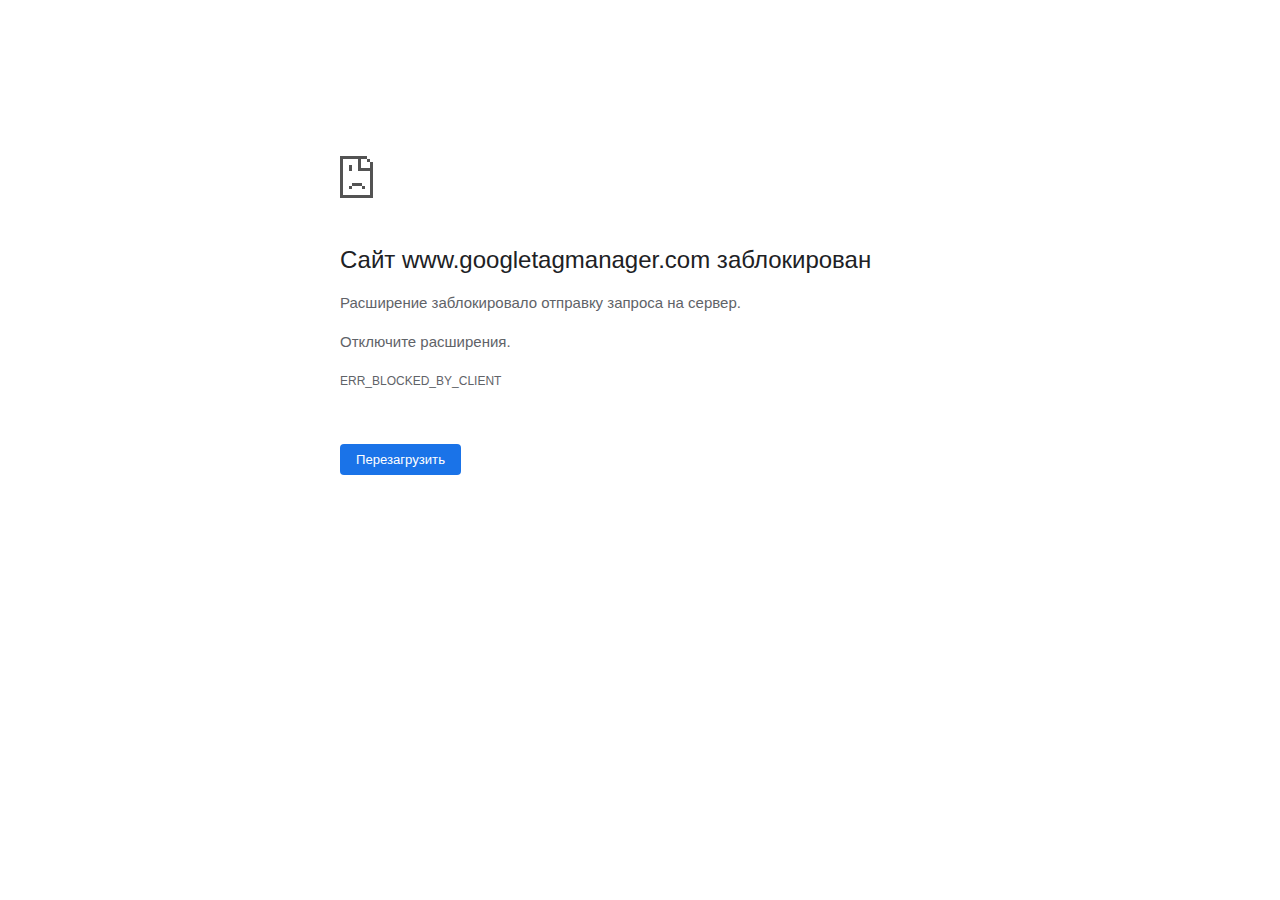
<file: assets/ns.html>
<!DOCTYPE html>
<!-- saved from url=(0029)chrome-error://chromewebdata/ -->
<html dir="ltr" lang="ru"><head><meta http-equiv="Content-Type" content="text/html; charset=UTF-8">
  
  <meta name="theme-color" content="#fff">
  <meta name="viewport" content="width=device-width, initial-scale=1.0,
                                 maximum-scale=1.0, user-scalable=no">
  <title>www.googletagmanager.com</title>
  <style>/* Copyright 2017 The Chromium Authors. All rights reserved.
 * Use of this source code is governed by a BSD-style license that can be
 * found in the LICENSE file. */

a {
  color: var(--link-color);
}

body {
  --background-color: #fff;
  --error-code-color: var(--google-gray-700);
  --google-blue-100: rgb(210, 227, 252);
  --google-blue-300: rgb(138, 180, 248);
  --google-blue-600: rgb(26, 115, 232);
  --google-blue-700: rgb(25, 103, 210);
  --google-gray-100: rgb(241, 243, 244);
  --google-gray-300: rgb(218, 220, 224);
  --google-gray-500: rgb(154, 160, 166);
  --google-gray-50: rgb(248, 249, 250);
  --google-gray-600: rgb(128, 134, 139);
  --google-gray-700: rgb(95, 99, 104);
  --google-gray-800: rgb(60, 64, 67);
  --google-gray-900: rgb(32, 33, 36);
  --heading-color: var(--google-gray-900);
  --link-color: rgb(88, 88, 88);
  --popup-container-background-color: rgba(0,0,0,.65);
  --primary-button-fill-color-active: var(--google-blue-700);
  --primary-button-fill-color: var(--google-blue-600);
  --primary-button-text-color: #fff;
  --quiet-background-color: rgb(247, 247, 247);
  --secondary-button-border-color: var(--google-gray-500);
  --secondary-button-fill-color: #fff;
  --secondary-button-hover-border-color: var(--google-gray-600);
  --secondary-button-hover-fill-color: var(--google-gray-50);
  --secondary-button-text-color: var(--google-gray-700);
  --small-link-color: var(--google-gray-700);
  --text-color: var(--google-gray-700);
  background: var(--background-color);
  color: var(--text-color);
  word-wrap: break-word;
}

.nav-wrapper .secondary-button {
  background: var(--secondary-button-fill-color);
  border: 1px solid var(--secondary-button-border-color);
  color: var(--secondary-button-text-color);
  float: none;
  margin: 0;
  padding: 8px 16px;
}

.hidden {
  display: none;
}

html {
  -webkit-text-size-adjust: 100%;
  font-size: 125%;
}

.icon {
  background-repeat: no-repeat;
  background-size: 100%;
}

@media (prefers-color-scheme: dark) {
  body.captive-portal,
  body.dark-mode-available,
  body.neterror,
  body.supervised-user-block,
  .offline body {
    --background-color: var(--google-gray-900);
    --error-code-color: var(--google-gray-500);
    --heading-color: var(--google-gray-500);
    --link-color: var(--google-blue-300);
    --primary-button-fill-color-active: rgb(129, 162, 208);
    --primary-button-fill-color: var(--google-blue-300);
    --primary-button-text-color: var(--google-gray-900);
    --quiet-background-color: var(--background-color);
    --secondary-button-border-color: var(--google-gray-700);
    --secondary-button-fill-color: var(--google-gray-900);
    --secondary-button-hover-fill-color: rgb(48, 51, 57);
    --secondary-button-text-color: var(--google-blue-300);
    --small-link-color: var(--google-blue-300);
    --text-color: var(--google-gray-500);
  }
}
</style>
  <style>/* Copyright 2014 The Chromium Authors. All rights reserved.
   Use of this source code is governed by a BSD-style license that can be
   found in the LICENSE file. */

button {
  border: 0;
  border-radius: 4px;
  box-sizing: border-box;
  color: var(--primary-button-text-color);
  cursor: pointer;
  float: right;
  font-size: .875em;
  margin: 0;
  padding: 8px 16px;
  transition: box-shadow 150ms cubic-bezier(0.4, 0, 0.2, 1);
  user-select: none;
}

[dir='rtl'] button {
  float: left;
}

.bad-clock button,
.captive-portal button,
.lookalike-url button,
.main-frame-blocked button,
.neterror button,
.offline button,
.pdf button,
.ssl button,
.safe-browsing-billing button {
  background: var(--primary-button-fill-color);
}

button:active {
  background: var(--primary-button-fill-color-active);
  outline: 0;
}

#debugging {
  display: inline;
  overflow: auto;
}

.debugging-content {
  line-height: 1em;
  margin-bottom: 0;
  margin-top: 1em;
}

.debugging-content-fixed-width {
  display: block;
  font-family: monospace;
  font-size: 1.2em;
  margin-top: 0.5em;
}

.debugging-title {
  font-weight: bold;
}

#details {
  margin: 0 0 50px;
}

#details p:not(:first-of-type) {
  margin-top: 20px;
}

.secondary-button:active {
  border-color: white;
  box-shadow: 0 1px 2px 0 rgba(60, 64, 67, .3),
      0 2px 6px 2px rgba(60, 64, 67, .15);
}

.secondary-button:hover {
  background: var(--secondary-button-hover-fill-color);
  border-color: var(--secondary-button-hover-border-color);
  text-decoration: none;
}

.error-code {
  color: var(--error-code-color);
  font-size: .86667em;
  text-transform: uppercase;
  margin-top: 12px;
}

#error-debugging-info {
  font-size: 0.8em;
}

h1 {
  color: var(--heading-color);
  font-size: 1.6em;
  font-weight: normal;
  line-height: 1.25em;
  margin-bottom: 16px;
}

h2 {
  font-size: 1.2em;
  font-weight: normal;
}

.icon {
  height: 72px;
  margin: 0 0 40px;
  width: 72px;
}

input[type=checkbox] {
  opacity: 0;
}

input[type=checkbox]:focus ~ .checkbox:after {
  outline: -webkit-focus-ring-color auto 5px;
}

.interstitial-wrapper {
  box-sizing: border-box;
  font-size: 1em;
  line-height: 1.6em;
  margin: 14vh auto 0;
  max-width: 600px;
  width: 100%;
}

#main-message > p {
  display: inline;
}

#extended-reporting-opt-in {
  font-size: .875em;
  margin-top: 39px;
}

#extended-reporting-opt-in label {
  display: grid;
  grid-template-columns: 1.8em 1fr;
  position: relative;
}

.nav-wrapper {
  margin-top: 51px;
}

.nav-wrapper::after {
  clear: both;
  content: '';
  display: table;
  width: 100%;
}

.small-link {
  color: var(--small-link-color);
  font-size: .875em;
}

.checkboxes {
  flex: 0 0 24px;
}

.checkbox {
  --padding: .9em;
  background: transparent;
  display: block;
  height: 1em;
  left: -1em;
  padding: var(--padding);
  position: absolute;
  right: 0;
  top: -.5em;
  width: 1em;
}

.checkbox::after {
  border: 1px solid white;
  border-radius: 2px;
  content: '';
  height: 1em;
  position: absolute;
  top: var(--padding);
  left: var(--padding);
  width: 1em;
}

.checkbox::before {
  background: transparent;
  border: 2px solid white;
  border-right-width: 0;
  border-top-width: 0;
  content: '';
  height: .2em;
  left: calc(.3em + var(--padding));
  opacity: 0;
  position: absolute;
  top: calc(.3em  + var(--padding));
  transform: rotate(-45deg);
  width: .5em;
}

input[type=checkbox]:checked ~ .checkbox::before {
  opacity: 1;
}

#recurrent-error-message {
  background: #ededed;
  border-radius: 4px;
  padding: 12px 16px;
  margin-top: 12px;
  margin-bottom: 16px;
}

.showing-recurrent-error-message #extended-reporting-opt-in {
  margin-top: 16px;
}

@media (max-width: 700px) {
  .interstitial-wrapper {
    padding: 0 10%;
  }

  #error-debugging-info {
    overflow: auto;
  }
}

@media (max-width: 420px) {
  button,
  [dir='rtl'] button,
  .small-link {
    float: none;
    font-size: .825em;
    font-weight: 500;
    margin: 0;
    width: 100%;
  }

  button {
    padding: 16px 24px;
  }

  #details {
    margin: 20px 0 20px 0;
  }

  #details p:not(:first-of-type) {
    margin-top: 10px;
  }

  .secondary-button:not(.hidden) {
    display: block;
    margin-top: 20px;
    text-align: center;
    width: 100%;
  }

  .interstitial-wrapper {
    padding: 0 5%;
  }

  #extended-reporting-opt-in {
    margin-top: 24px;
  }

  .nav-wrapper {
    margin-top: 30px;
  }
}

/**
 * Mobile specific styling.
 * Navigation buttons are anchored to the bottom of the screen.
 * Details message replaces the top content in its own scrollable area.
 */

@media (max-width: 420px) {
  .nav-wrapper .secondary-button {
    border: 0;
    margin: 16px 0 0;
    margin-inline-end: 0;
    padding-bottom: 16px;
    padding-top: 16px;
  }
}

/* Fixed nav. */
@media (min-width: 240px) and (max-width: 420px) and
       (min-height: 401px),
       (min-width: 421px) and (min-height: 240px) and
       (max-height: 560px) {
  body .nav-wrapper {
    background: var(--background-color);
    bottom: 0;
    box-shadow: 0 -22px 40px var(--background-color);
    left: 0;
    margin: 0 auto;
    max-width: 736px;
    padding-left: 24px;
    padding-right: 24px;
    position: fixed;
    right: 0;
    width: 100%;
    z-index: 2;
  }

  .interstitial-wrapper {
    max-width: 736px;
  }

  #details,
  #main-content {
    padding-bottom: 40px;
  }

  #details {
    padding-top: 5.5vh;
  }

  button.small-link {
    color: var(--google-blue-600);
  }
}

@media (max-width: 420px) and (orientation: portrait),
       (max-height: 560px) {
  body {
    margin: 0 auto;
  }

  button,
  [dir='rtl'] button,
  button.small-link {
    font-family: Roboto-Regular,Helvetica;
    font-size: .933em;
    margin: 6px 0;
    transform: translatez(0);
  }

  .nav-wrapper {
    box-sizing: border-box;
    padding-bottom: 8px;
    width: 100%;
  }

  #details {
    box-sizing: border-box;
    height: auto;
    margin: 0;
    opacity: 1;
    transition: opacity 250ms cubic-bezier(0.4, 0, 0.2, 1);
  }

  #details.hidden,
  #main-content.hidden {
    display: block;
    height: 0;
    opacity: 0;
    overflow: hidden;
    padding-bottom: 0;
    transition: none;
  }

  h1 {
    font-size: 1.5em;
    margin-bottom: 8px;
  }

  .icon {
    margin-bottom: 5.69vh;
  }

  .interstitial-wrapper {
    box-sizing: border-box;
    margin: 7vh auto 12px;
    padding: 0 24px;
    position: relative;
  }

  .interstitial-wrapper p {
    font-size: .95em;
    line-height: 1.61em;
    margin-top: 8px;
  }

  #main-content {
    margin: 0;
    transition: opacity 100ms cubic-bezier(0.4, 0, 0.2, 1);
  }

  .small-link {
    border: 0;
  }

  .suggested-left > #control-buttons,
  .suggested-right > #control-buttons {
    float: none;
    margin: 0;
  }
}

@media (min-width: 421px) and (min-height: 500px) and (max-height: 560px) {
  .interstitial-wrapper {
    margin-top: 10vh;
  }
}

@media (min-height: 400px) and (orientation:portrait) {
  .interstitial-wrapper {
    margin-bottom: 145px;
  }
}

@media (min-height: 299px) {
  .nav-wrapper {
    padding-bottom: 16px;
  }
}

@media (min-height: 500px) and (max-height: 650px) and (max-width: 414px) and
       (orientation: portrait) {
  .interstitial-wrapper {
    margin-top: 7vh;
  }
}

@media (min-height: 650px) and (max-width: 414px) and (orientation: portrait) {
  .interstitial-wrapper {
    margin-top: 10vh;
  }
}

/* Small mobile screens. No fixed nav. */
@media (max-height: 400px) and (orientation: portrait),
       (max-height: 239px) and (orientation: landscape),
       (max-width: 419px) and (max-height: 399px) {
  .interstitial-wrapper {
    display: flex;
    flex-direction: column;
    margin-bottom: 0;
  }

  #details {
    flex: 1 1 auto;
    order: 0;
  }

  #main-content {
    flex: 1 1 auto;
    order: 0;
  }

  .nav-wrapper {
    flex: 0 1 auto;
    margin-top: 8px;
    order: 1;
    padding-left: 0;
    padding-right: 0;
    position: relative;
    width: 100%;
  }

  button {
    padding: 16px 24px;
  }

  button.small-link {
    color: var(--google-blue-600);
  }
}

@media (max-width: 239px) and (orientation: portrait) {
  .nav-wrapper {
    padding-left: 0;
    padding-right: 0;
  }
}
</style>
  <style>/* Copyright 2013 The Chromium Authors. All rights reserved.
 * Use of this source code is governed by a BSD-style license that can be
 * found in the LICENSE file. */

/* Don't use the main frame div when the error is in a subframe. */
html[subframe] #main-frame-error {
  display: none;
}

/* Don't use the subframe error div when the error is in a main frame. */
html:not([subframe]) #sub-frame-error {
  display: none;
}

#diagnose-button {
  float: none;
  margin-bottom: 10px;
  margin-inline-start: 0;
  margin-top: 20px;
}

h1 {
  margin-top: 0;
  word-wrap: break-word;
}

h1 span {
  font-weight: 500;
}

h2 {
  color: var(--heading-color);
  font-size: 1.2em;
  font-weight: normal;
  margin: 10px 0;
}

a {
  text-decoration: none;
}

.icon {
  -webkit-user-select: none;
  display: inline-block;
}

.icon-generic {
  /**
   * Can't access chrome://theme/IDR_ERROR_NETWORK_GENERIC from an untrusted
   * renderer process, so embed the resource manually.
   */
  content: -webkit-image-set(
      url([data-uri]) 1x,
      url([data-uri]) 2x);
}

.icon-offline {
  content: -webkit-image-set(
      url([data-uri]) 1x,
      url([data-uri]) 2x);
  position: relative;
}

.icon-disabled {
  content: -webkit-image-set(
      url([data-uri]) 1x,
      url([data-uri]) 2x);
  width: 112px;
}

.error-code {
  display: block;
  font-size: .8em;
}

#content-top {
  margin: 20px;
}

#help-box-inner {
  background-color: #f9f9f9;
  border-top: 1px solid #EEE;
  color: #444;
  padding: 20px;
  text-align: start;
}

.hidden {
  display: none;
}

#suggestion {
  margin-top: 15px;
}

#suggestions-list a {
  color: var(--google-blue-600);
}

#suggestions-list p {
  margin-block-end: 0;
}

#suggestions-list ul {
  margin-top: 0;
}

.single-suggestion {
  list-style-type: none;
  padding-left: 0;
}

#short-suggestion {
  margin-top: 5px;
}

#error-information-button {
  content: url([data-uri]);
  height: 24px;
  vertical-align: -.15em;
  width: 24px;
}

.use-popup-container#error-information-popup-container
  #error-information-popup {
  align-items: center;
  background-color: var(--popup-container-background-color);
  display: flex;
  height: 100%;
  left: 0;
  position: fixed;
  top: 0;
  width: 100%;
  z-index: 100;
}

.use-popup-container#error-information-popup-container
  #error-information-popup-content > p {
  margin-bottom: 11px;
  margin-inline-start: 20px;
}

.use-popup-container#error-information-popup-container #suggestions-list ul {
  margin-inline-start: 15px;
}

.use-popup-container#error-information-popup-container
  #error-information-popup-box {
  background-color: var(--background-color);
  left: 5%;
  padding-bottom: 15px;
  padding-top: 15px;
  position: fixed;
  width: 90%;
  z-index: 101;
}

.use-popup-container#error-information-popup-container div.error-code {
  margin-inline-start: 20px;
}

.use-popup-container#error-information-popup-container #suggestions-list p {
  margin-inline-start: 20px;
}

:not(.use-popup-container)#error-information-popup-container
  #error-information-popup-close {
  display: none;
}

#error-information-popup-close {
  margin-bottom: 0px;
  margin-inline-end: 35px;
  margin-top: 15px;
  text-align: end;
}

.link-button {
  color: rgb(66, 133, 244);
  display: inline-block;
  font-weight: bold;
  text-transform: uppercase;
}

#sub-frame-error-details {

  color: #8F8F8F;

  /* Not done on mobile for performance reasons. */
  text-shadow: 0 1px 0 rgba(255,255,255,0.3);

}

[jscontent=hostName],
[jscontent=failedUrl] {
  overflow-wrap: break-word;
}

#search-container {
  /* Prevents a space between controls. */
  display: flex;
  margin-top: 20px;
}

#search-box {
  border: 1px solid #cdcdcd;
  flex-grow: 1;
  font-size: 1em;
  height: 26px;
  margin-right: 0;
  padding: 1px 9px;
}

#search-box:focus {
  border: 1px solid rgb(93, 154, 255);
  outline: none;
}

#search-button {
  border: none;
  border-bottom-left-radius: 0;
  border-top-left-radius: 0;
  box-shadow: none;
  display: flex;
  height: 30px;
  margin: 0;
  padding: 0;
  width: 60px;
}

#search-image {
  content:
      -webkit-image-set(
          url([data-uri]) 1x,
          url([data-uri]) 2x);
  margin: auto;
}

.secondary-button {
  background: #d9d9d9;
  color: #696969;
  margin-inline-end: 16px;
}

.snackbar {
  background: #323232;
  border-radius: 2px;
  bottom: 24px;
  box-sizing: border-box;
  color: #fff;
  font-size: .87em;
  left: 24px;
  max-width: 568px;
  min-width: 288px;
  opacity: 0;
  padding: 16px 24px 12px;
  position: fixed;
  transform: translateY(90px);
  will-change: opacity, transform;
  z-index: 999;
}

.snackbar-show {
  -webkit-animation:
    show-snackbar .25s cubic-bezier(0.0, 0.0, 0.2, 1) forwards,
    hide-snackbar .25s cubic-bezier(0.4, 0.0, 1, 1) forwards 5s;
}

@-webkit-keyframes show-snackbar {
  100% {
    opacity: 1;
    transform: translateY(0);
  }
}

@-webkit-keyframes hide-snackbar {
  0% {
    opacity: 1;
    transform: translateY(0);
  }
  100% {
    opacity: 0;
    transform: translateY(90px);
  }
}

.suggestions {
  margin-top: 18px;
}

.suggestion-header {
  font-weight: bold;
  margin-bottom: 4px;
}

.suggestion-body {
  color: #777;
}

/* Increase line height at higher resolutions. */
@media (min-width: 641px) and (min-height: 641px) {
  #help-box-inner {
    line-height: 18px;
  }
}

/* Decrease padding at low sizes. */
@media (max-width: 640px), (max-height: 640px) {
  h1 {
    margin: 0 0 15px;
  }
  #content-top {
    margin: 15px;
  }
  #help-box-inner {
    padding: 20px;
  }
  .suggestions {
    margin-top: 10px;
  }
  .suggestion-header {
    margin-bottom: 0;
  }
}

#download-link, #download-link-clicked {
  margin-bottom: 30px;
  margin-top: 30px;
}

#download-link-clicked {
  color: #BBB;
}

#download-link:before, #download-link-clicked:before {
  content: url([data-uri]);
  display: inline-block;
  margin-inline-end: 4px;
  vertical-align: -webkit-baseline-middle;
}

#download-link-clicked:before {
  width: 0px;
  opacity: 0;
}

#offline-content-list-visibility-card {
  border: 1px solid white;
  border-radius: 8px;
  display: flex;
  font-size: .8em;
  justify-content: space-between;
  line-height: 1;
}

#offline-content-list.list-hidden #offline-content-list-visibility-card {
  border-color: rgb(218, 220, 224);
}

#offline-content-list-visibility-card > div {
  padding: 1em;
}

#offline-content-list-title {
  color: var(--google-gray-700);
}

#offline-content-list-show-text, #offline-content-list-hide-text {
  color: rgb(66, 133, 244);
}

/* Hides the "hide" text div when the offline content list is collapsed/hidden
 * and, alternatively, hides the "show" text div when the offline content list
 * is expanded/shown.
 */
#offline-content-list.list-hidden #offline-content-list-hide-text,
#offline-content-list:not(.list-hidden) #offline-content-list-show-text {
  display: none;
}

/* Controls the animation of the offline content list when it is expanded/shown.
 */
#offline-content-suggestions {
  /* Max-height has to be set for the height animation to work. The chosen value
   * is a little greater than the maximum height the list will have, when all
   * suggestions have images, so that it is never clamped. This makes so that
   * when the actual height is smaller then the animation is not as smooth.
   */
  max-height: 27em;
  transition: max-height 0.2s ease-in, visibility 0s 0.2s,
              opacity 0.2s 0.2s linear;
}

/* Controls the animation of the offline content list when it is
 * collapsed/hidden.
 */
#offline-content-list.list-hidden #offline-content-suggestions {
  max-height: 0;
  visibility: hidden;
  opacity: 0;
  transition: opacity 0.2s linear, visibility 0s 0.2s,
              max-height 0.2s 0.2s ease-out;
}

#offline-content-list {
  margin-inline-start: -5%;
  width: 110%;
}

/* The selectors below adjust the "overflow" of the suggestion cards contents
 * based on the same screen size based strategy used for the main frame, which
 * is applied by the `interstitial-wrapper` class. */
@media (max-width: 420px)  {
  #offline-content-list {
    margin-inline-start: -2.5%;
    width: 105%;
  }
}
@media (max-width: 420px) and (orientation: portrait),
       (max-height: 560px) {
  #offline-content-list {
    margin-inline-start: -12px;
    width: calc(100% + 24px);
  }
}

.suggestion-with-image .offline-content-suggestion-thumbnail {
  flex-basis: 8.2em;
  flex-shrink: 0;
}

.suggestion-with-image .offline-content-suggestion-thumbnail > img {
  height: 100%;
  width: 100%;
}

.suggestion-with-image #offline-content-list:not(.is-rtl)
.offline-content-suggestion-thumbnail > img {
  border-bottom-right-radius: 7px;
  border-top-right-radius: 7px;
}

.suggestion-with-image #offline-content-list.is-rtl
.offline-content-suggestion-thumbnail > img {
  border-bottom-left-radius: 7px;
  border-top-left-radius: 7px;
}

.suggestion-with-icon .offline-content-suggestion-thumbnail {
  align-items: center;
  display: flex;
  justify-content: center;
  min-height: 4.2em;
  min-width: 4.2em;
}

.suggestion-with-icon .offline-content-suggestion-thumbnail > div {
  align-items: center;
  background-color: rgb(241, 243, 244);
  border-radius: 50%;
  display: flex;
  height: 2.3em;
  justify-content: center;
  width: 2.3em;
}

.suggestion-with-icon .offline-content-suggestion-thumbnail > div > img {
  height: 1.45em;
  width: 1.45em;
}

.offline-content-suggestion-favicon {
  height: 1em;
  margin-inline-end: 0.4em;
  width: 1.4em;
}

.offline-content-suggestion-favicon > img {
  height: 1.4em;
  width: 1.4em;
}

.no-favicon .offline-content-suggestion-favicon {
  display: none;
}

.image-video {
  content: url([data-uri]);
}

.image-music-note {
  content: url([data-uri]);
}

.image-earth {
  content: url([data-uri]);
}

.image-file {
  content: url([data-uri]);
}

.offline-content-suggestion-texts {
  display: flex;
  flex-direction: column;
  justify-content: space-between;
  line-height: 1.3;
  padding: .9em;
  width: 100%;
}

.offline-content-suggestion-title {
  -webkit-box-orient: vertical;
  -webkit-line-clamp: 3;
  color: rgb(32, 33, 36);
  display: -webkit-box;
  font-size: 1.1em;
  overflow: hidden;
  text-overflow: ellipsis;
}

div.offline-content-suggestion {
  align-items: stretch;
  border: 1px solid rgb(218, 220, 224);
  border-radius: 8px;
  display: flex;
  justify-content: space-between;
  margin-bottom: .8em;
}

.suggestion-with-image {
  flex-direction: row;
  height: 8.2em;
  max-height: 8.2em;
}

.suggestion-with-icon {
  flex-direction: row-reverse;
  height: 4.2em;
  max-height: 4.2em;
}

.suggestion-with-icon .offline-content-suggestion-title {
  -webkit-line-clamp: 1;
  word-break: break-all;
}

.suggestion-with-icon .offline-content-suggestion-texts {
  padding-inline-start: 0px;
}

.offline-content-suggestion-attribution-freshness {
  color: rgb(95, 99, 104);
  display: flex;
  font-size: .8em;
  line-height: 1.7em;
}

.offline-content-suggestion-attribution {
  -webkit-box-orient: vertical;
  -webkit-line-clamp: 1;
  display: -webkit-box;
  flex-shrink: 1;
  margin-inline-end: 0.3em;
  overflow-wrap: break-word;
  overflow: hidden;
  text-overflow: ellipsis;
  word-break: break-all;
}

.no-attribution .offline-content-suggestion-attribution {
  display: none;
}

.offline-content-suggestion-freshness:before {
  content: '-';
  display: inline-block;
  flex-shrink: 0;
  margin-inline-end: .1em;
  margin-inline-start: .1em;
}

.no-attribution .offline-content-suggestion-freshness:before {
  display: none;
}

.offline-content-suggestion-freshness {
  flex-shrink: 0;
}

.suggestion-with-image .offline-content-suggestion-pin-spacer {
  flex-shrink: 1;
  flex-grow: 100;
}

.suggestion-with-image .offline-content-suggestion-pin {
  content: url([data-uri]);
  flex-shrink: 0;
  height: 1.4em;
  margin-inline-start: .4em;
  width: 1.4em;
}

/* Controls the animation (and a bit more) of the launch-downloads-home action
 * button when the offline content list is expanded/shown.
 */
#offline-content-list-action {
  text-align: center;
  transition: visibility 0s 0.2s, opacity 0.2s 0.2s linear;
}

/* Controls the animation of the launch-downloads-home action button when the
 * offline content list is collapsed/hidden.
 */
#offline-content-list.list-hidden #offline-content-list-action {
  visibility: hidden;
  opacity: 0;
  transition: opacity 0.2s linear, visibility 0s 0.2s;
}

#cancel-save-page-button {
  background-image: url([data-uri]);
  background-position: right 27px center;
  background-repeat: no-repeat;
  border: 1px solid var(--google-gray-300);
  border-radius: 5px;
  color: var(--google-gray-700);
  margin-bottom: 26px;
  padding-bottom: 16px;
  padding-inline-end: 88px;
  padding-inline-start: 16px;
  padding-top: 16px;
  text-align: start;
}

html[dir="rtl"] #cancel-save-page-button {
  background-position: left 27px center;
}

#save-page-for-later-button {
  display: flex;
  justify-content: start;
}

#save-page-for-later-button a:before {
  content: url([data-uri]);
  display: inline-block;
  margin-inline-end: 4px;
  vertical-align: -webkit-baseline-middle;
}

.hidden#save-page-for-later-button {
  display: none;
}

/* Don't allow overflow when in a subframe. */
html[subframe] body {
  overflow: hidden;
}

#sub-frame-error {
  -webkit-align-items: center;
  background-color: #DDD;
  display: -webkit-flex;
  -webkit-flex-flow: column;
  height: 100%;
  -webkit-justify-content: center;
  left: 0;
  position: absolute;
  text-align: center;
  top: 0;
  transition: background-color .2s ease-in-out;
  width: 100%;
}

#sub-frame-error:hover {
  background-color: #EEE;
}

#sub-frame-error .icon-generic {
  margin: 0 0 16px;
}

#sub-frame-error-details {
  margin: 0 10px;
  text-align: center;
  visibility: hidden;
}

/* Show details only when hovering. */
#sub-frame-error:hover #sub-frame-error-details {
  visibility: visible;
}

/* If the iframe is too small, always hide the error code. */
/* TODO(mmenke): See if overflow: no-display works better, once supported. */
@media (max-width: 200px), (max-height: 95px) {
  #sub-frame-error-details {
    display: none;
  }
}

/* Adjust icon for small embedded frames in apps. */
@media (max-height: 100px) {
  #sub-frame-error .icon-generic {
    height: auto;
    margin: 0;
    padding-top: 0;
    width: 25px;
  }
}

/* details-button is special; it's a <button> element that looks like a link. */
#details-button {
  box-shadow: none;
  min-width: 0;
}

/* Styles for platform dependent separation of controls and details button. */
.suggested-left > #control-buttons,
.suggested-right > #details-button {
  float: left;
}

.suggested-right > #control-buttons,
.suggested-left > #details-button {
  float: right;
}

.suggested-left .secondary-button {
  margin-inline-end: 0px;
  margin-inline-start: 16px;
}

#details-button.singular {
  float: none;
}

/* download-button shows both icon and text. */
#download-button {
  padding-bottom: 4px;
  padding-top: 4px;
  position: relative;
}

#download-button:before {
  background: -webkit-image-set(
      url([data-uri]) 1x,
      url([data-uri]) 2x)
    no-repeat;
  content: '';
  display: inline-block;
  width: 24px;
  height: 24px;
  margin-inline-end: 4px;
  margin-inline-start: -4px;
  vertical-align: middle;
}

#download-button:disabled {
  background: rgb(180, 206, 249);
  color: rgb(255, 255, 255);
}

/*
TODO(https://crbug.com/852872): UI for offline suggested content is incomplete.
*/
.suggested-thumbnail {
  width: 25vw;
  height: 25vw;
}

/* Alternate dino page button styles */
#control-buttons .reload-button-alternate:disabled {
  background: #ccc;
  color: #fff;
  font-size: 14px;
  height: 48px;
}

#buttons::after {
  clear: both;
  content: '';
  display: block;
  width: 100%;
}

/* Offline page */
.offline {
  transition: filter 1.5s cubic-bezier(0.65, 0.05, 0.36, 1),
              background-color 1.5s cubic-bezier(0.65, 0.05, 0.36, 1);
  will-change: filter, background-color;
}

.offline body {
  transition: background-color 1.5s cubic-bezier(0.65, 0.05, 0.36, 1);
}

.offline #main-message > p {
  display: none;
}

/* iOS WKWebView inverts the background color set at the HTML level
whereas Blink does not. */
.offline.inverted {
  filter: invert(1);

  background-color: #000;


}

.offline.inverted body {
  background-color: #fff;
}

.offline .interstitial-wrapper {
  color: var(--text-color);
  font-size: 1em;
  line-height: 1.55;
  margin: 0 auto;
  max-width: 600px;
  padding-top: 100px;
  width: 100%;
}

.offline .runner-container {
  direction: ltr;
  height: 150px;
  max-width: 600px;
  overflow: hidden;
  position: absolute;
  top: 35px;
  width: 44px;
}

.offline .runner-canvas {
  height: 150px;
  max-width: 600px;
  opacity: 1;
  overflow: hidden;
  position: absolute;
  top: 0;
  z-index: 10;
}

.offline .controller {
  background: rgba(247,247,247, .1);
  height: 100vh;
  left: 0;
  position: absolute;
  top: 0;
  width: 100vw;
  z-index: 9;
}

#offline-resources {
  display: none;
}

#offline-instruction {
  image-rendering: pixelated;
  left: 0;
  margin: auto;
  position: absolute;
  right: 0;
  top: 60px;
  width: fit-content;
}

@media (max-width: 420px) {
  #download-button {
    padding-bottom: 12px;
    padding-top: 12px;
  }

  .suggested-left > #control-buttons,
  .suggested-right > #control-buttons {
    float: none;
  }

  .snackbar {
    left: 0;
    bottom: 0;
    width: 100%;
    border-radius: 0;
  }
}

@media (max-height: 350px) {
  h1 {
    margin: 0 0 15px;
  }

  .icon-offline {
    margin: 0 0 10px;
  }

  .interstitial-wrapper {
    margin-top: 5%;
  }

  .nav-wrapper {
    margin-top: 30px;
  }
}

@media (min-width: 420px) and (max-width: 736px) and
       (min-height: 240px) and (max-height: 420px) and
       (orientation:landscape) {
  .interstitial-wrapper {
    margin-bottom: 100px;
  }
}

@media (max-width: 360px) and (max-height: 480px) {
  .offline .interstitial-wrapper {
    padding-top: 60px;
  }

  .offline .runner-container {
    top: 8px;
  }
}

@media (min-height: 240px) and (orientation: landscape) {
  .offline .interstitial-wrapper {
    margin-bottom: 90px;
  }

  .icon-offline {
    margin-bottom: 20px;
  }
}

@media (max-height: 320px) and (orientation: landscape) {
  .icon-offline {
    margin-bottom: 0;
  }

  .offline .runner-container {
    top: 10px;
  }
}

@media (max-width: 240px) {
  button {
    padding-left: 12px;
    padding-right: 12px;
  }

  .interstitial-wrapper {
    overflow: inherit;
    padding: 0 8px;
  }
}

@media (max-width: 120px) {
  button {
    width: auto;
  }
}

.arcade-mode,
.arcade-mode .runner-container,
.arcade-mode .runner-canvas {
  image-rendering: pixelated;
  max-width: 100%;
  overflow: hidden;
}

.arcade-mode #buttons,
.arcade-mode #main-content {
  opacity: 0;
  overflow: hidden;
}

.arcade-mode .interstitial-wrapper {
  height: 100vh;
  max-width: 100%;
  overflow: hidden;
}

.arcade-mode .runner-container {
  left: 0;
  margin: auto;
  right: 0;
  transform-origin: top center;
  transition: transform 250ms cubic-bezier(0.4, 0.0, 1, 1) .4s;
  z-index: 2;
}

@media (prefers-color-scheme: dark) {
  .icon {
    filter: invert(1);
  }

  .offline .runner-canvas {
    filter: invert(1);
  }

  .offline.inverted {
    filter: invert(0);
  
    background-color: var(--background-color);
  
  
  }

  .offline.inverted body {
    background-color: #fff;
  }

  #suggestions-list a {
    color: var(--link-color);
  }

  #error-information-button {
    filter: invert(0.6);
  }
}
</style>
  <script>// Copyright 2017 The Chromium Authors. All rights reserved.
// Use of this source code is governed by a BSD-style license that can be
// found in the LICENSE file.

// This is the shared code for security interstitials. It is used for both SSL
// interstitials and Safe Browsing interstitials.

// Should match security_interstitials::SecurityInterstitialCommand
/** @enum| {string} */
var SecurityInterstitialCommandId = {
  CMD_DONT_PROCEED: 0,
  CMD_PROCEED: 1,
  // Ways for user to get more information
  CMD_SHOW_MORE_SECTION: 2,
  CMD_OPEN_HELP_CENTER: 3,
  CMD_OPEN_DIAGNOSTIC: 4,
  // Primary button actions
  CMD_RELOAD: 5,
  CMD_OPEN_DATE_SETTINGS: 6,
  CMD_OPEN_LOGIN: 7,
  // Safe Browsing Extended Reporting
  CMD_DO_REPORT: 8,
  CMD_DONT_REPORT: 9,
  CMD_OPEN_REPORTING_PRIVACY: 10,
  CMD_OPEN_WHITEPAPER: 11,
  // Report a phishing error.
  CMD_REPORT_PHISHING_ERROR: 12
};

var HIDDEN_CLASS = 'hidden';

/**
 * A convenience method for sending commands to the parent page.
 * @param {string} cmd  The command to send.
 */
function sendCommand(cmd) {
  if (window.certificateErrorPageController) {
    switch (cmd) {
      case SecurityInterstitialCommandId.CMD_DONT_PROCEED:
        certificateErrorPageController.dontProceed();
        break;
      case SecurityInterstitialCommandId.CMD_PROCEED:
        certificateErrorPageController.proceed();
        break;
      case SecurityInterstitialCommandId.CMD_SHOW_MORE_SECTION:
        certificateErrorPageController.showMoreSection();
        break;
      case SecurityInterstitialCommandId.CMD_OPEN_HELP_CENTER:
        certificateErrorPageController.openHelpCenter();
        break;
      case SecurityInterstitialCommandId.CMD_OPEN_DIAGNOSTIC:
        certificateErrorPageController.openDiagnostic();
        break;
      case SecurityInterstitialCommandId.CMD_RELOAD:
        certificateErrorPageController.reload();
        break;
      case SecurityInterstitialCommandId.CMD_OPEN_DATE_SETTINGS:
        certificateErrorPageController.openDateSettings();
        break;
      case SecurityInterstitialCommandId.CMD_OPEN_LOGIN:
        certificateErrorPageController.openLogin();
        break;
      case SecurityInterstitialCommandId.CMD_DO_REPORT:
        certificateErrorPageController.doReport();
        break;
      case SecurityInterstitialCommandId.CMD_DONT_REPORT:
        certificateErrorPageController.dontReport();
        break;
      case SecurityInterstitialCommandId.CMD_OPEN_REPORTING_PRIVACY:
        certificateErrorPageController.openReportingPrivacy();
        break;
      case SecurityInterstitialCommandId.CMD_OPEN_WHITEPAPER:
        certificateErrorPageController.openWhitepaper();
        break;
      case SecurityInterstitialCommandId.CMD_REPORT_PHISHING_ERROR:
        certificateErrorPageController.reportPhishingError();
        break;
    }
    return;
  }
// 
  window.domAutomationController.send(cmd);
// 
// 
}

/**
 * Call this to stop clicks on <a href="#"> links from scrolling to the top of
 * the page (and possibly showing a # in the link).
 */
function preventDefaultOnPoundLinkClicks() {
  document.addEventListener('click', function(e) {
    var anchor = findAncestor(/** @type {Node} */ (e.target), function(el) {
      return el.tagName == 'A';
    });
    // Use getAttribute() to prevent URL normalization.
    if (anchor && anchor.getAttribute('href') == '#')
      e.preventDefault();
  });
}
</script>
  <script>// Copyright 2015 The Chromium Authors. All rights reserved.
// Use of this source code is governed by a BSD-style license that can be
// found in the LICENSE file.

var mobileNav = false;

/**
 * For small screen mobile the navigation buttons are moved
 * below the advanced text.
 */
function onResize() {
  var helpOuterBox = document.querySelector('#details');
  var mainContent = document.querySelector('#main-content');
  var mediaQuery = '(min-width: 240px) and (max-width: 420px) and ' +
      '(min-height: 401px), ' +
      '(max-height: 560px) and (min-height: 240px) and ' +
      '(min-width: 421px)';

  var detailsHidden = helpOuterBox.classList.contains(HIDDEN_CLASS);
  var runnerContainer = document.querySelector('.runner-container');

  // Check for change in nav status.
  if (mobileNav != window.matchMedia(mediaQuery).matches) {
    mobileNav = !mobileNav;

    // Handle showing the top content / details sections according to state.
    if (mobileNav) {
      mainContent.classList.toggle(HIDDEN_CLASS, !detailsHidden);
      helpOuterBox.classList.toggle(HIDDEN_CLASS, detailsHidden);
      if (runnerContainer) {
        runnerContainer.classList.toggle(HIDDEN_CLASS, !detailsHidden);
      }
    } else if (!detailsHidden) {
      // Non mobile nav with visible details.
      mainContent.classList.remove(HIDDEN_CLASS);
      helpOuterBox.classList.remove(HIDDEN_CLASS);
      if (runnerContainer) {
        runnerContainer.classList.remove(HIDDEN_CLASS);
      }
    }
  }
}

function setupMobileNav() {
  window.addEventListener('resize', onResize);
  onResize();
}

document.addEventListener('DOMContentLoaded', setupMobileNav);
</script>
  <script>// Copyright 2013 The Chromium Authors. All rights reserved.
// Use of this source code is governed by a BSD-style license that can be
// found in the LICENSE file.

// Decodes a UTF16 string that is encoded as base64.
function decodeUTF16Base64ToString(encoded_text) {
  var data = atob(encoded_text);
  var result = '';
  for (var i = 0; i < data.length; i += 2) {
    result +=
        String.fromCharCode(data.charCodeAt(i) * 256 + data.charCodeAt(i + 1));
  }
  return result;
}

function toggleHelpBox() {
  var helpBoxOuter = document.getElementById('details');
  helpBoxOuter.classList.toggle(HIDDEN_CLASS);
  var detailsButton = document.getElementById('details-button');
  if (helpBoxOuter.classList.contains(HIDDEN_CLASS))
    detailsButton.innerText = detailsButton.detailsText;
  else
    detailsButton.innerText = detailsButton.hideDetailsText;

  // Details appears over the main content on small screens.
  if (mobileNav) {
    document.getElementById('main-content').classList.toggle(HIDDEN_CLASS);
    var runnerContainer = document.querySelector('.runner-container');
    if (runnerContainer) {
      runnerContainer.classList.toggle(HIDDEN_CLASS);
    }
  }
}

function diagnoseErrors() {
// 
    if (window.errorPageController)
      errorPageController.diagnoseErrorsButtonClick();
// 
// 
}

// Subframes use a different layout but the same html file.  This is to make it
// easier to support platforms that load the error page via different
// mechanisms (Currently just iOS).
if (window.top.location != window.location)
  document.documentElement.setAttribute('subframe', '');

// Re-renders the error page using |strings| as the dictionary of values.
// Used by NetErrorTabHelper to update DNS error pages with probe results.
function updateForDnsProbe(strings) {
  var context = new JsEvalContext(strings);
  jstProcess(context, document.getElementById('t'));
  onDocumentLoadOrUpdate();
}

// Given the classList property of an element, adds an icon class to the list
// and removes the previously-
function updateIconClass(classList, newClass) {
  var oldClass;

  if (classList.hasOwnProperty('last_icon_class')) {
    oldClass = classList['last_icon_class'];
    if (oldClass == newClass)
      return;
  }

  classList.add(newClass);
  if (oldClass !== undefined)
    classList.remove(oldClass);

  classList['last_icon_class'] = newClass;

  if (newClass == 'icon-offline') {
    document.firstElementChild.classList.add('offline');
    new Runner('.interstitial-wrapper');
  } else {
    document.body.classList.add('neterror');
  }
}

// Does a search using |baseSearchUrl| and the text in the search box.
function search(baseSearchUrl) {
  var searchTextNode = document.getElementById('search-box');
  document.location = baseSearchUrl + searchTextNode.value;
  return false;
}

// Use to track clicks on elements generated by the navigation correction
// service.  If |trackingId| is negative, the element does not come from the
// correction service.
function trackClick(trackingId) {
  // This can't be done with XHRs because XHRs are cancelled on navigation
  // start, and because these are cross-site requests.
  if (trackingId >= 0 && errorPageController)
    errorPageController.trackClick(trackingId);
}

// Called when an <a> tag generated by the navigation correction service is
// clicked.  Separate function from trackClick so the resources don't have to
// be updated if new data is added to jstdata.
function linkClicked(jstdata) {
  trackClick(jstdata.trackingId);
}

// Implements button clicks.  This function is needed during the transition
// between implementing these in trunk chromium and implementing them in
// iOS.
function reloadButtonClick(url) {
  if (window.errorPageController) {
    errorPageController.reloadButtonClick();
  } else {
    location = url;
  }
}

function downloadButtonClick() {
  if (window.errorPageController) {
    errorPageController.downloadButtonClick();
    var downloadButton = document.getElementById('download-button');
    downloadButton.disabled = true;
    downloadButton.textContent = downloadButton.disabledText;

    document.getElementById('download-link-wrapper')
        .classList.add(HIDDEN_CLASS);
    document.getElementById('download-link-clicked-wrapper')
        .classList.remove(HIDDEN_CLASS);
  }
}

function detailsButtonClick() {
  if (window.errorPageController)
    errorPageController.detailsButtonClick();
}

/**
 * Replace the reload button with the Google cached copy suggestion.
 */
function setUpCachedButton(buttonStrings) {
  var reloadButton = document.getElementById('reload-button');

  reloadButton.textContent = buttonStrings.msg;
  var url = buttonStrings.cacheUrl;
  var trackingId = buttonStrings.trackingId;
  reloadButton.onclick = function(e) {
    e.preventDefault();
    trackClick(trackingId);
    if (window.errorPageController) {
      errorPageController.trackCachedCopyButtonClick();
    }
    location = url;
  };
  reloadButton.style.display = '';
}

var primaryControlOnLeft = true;
// 

function setAutoFetchState(scheduled, can_schedule) {
  document.getElementById('cancel-save-page-button')
      .classList.toggle(HIDDEN_CLASS, !scheduled);
  document.getElementById('save-page-for-later-button')
      .classList.toggle(HIDDEN_CLASS, scheduled || !can_schedule);
}

function savePageLaterClick() {
  errorPageController.savePageForLater();
  // savePageForLater will eventually trigger a call to setAutoFetchState() when
  // it completes.
}

function cancelSavePageClick() {
  errorPageController.cancelSavePage();
  // setAutoFetchState is not called in response to cancelSavePage(), so do it
  // now.
  setAutoFetchState(false, true);
}

function toggleErrorInformationPopup() {
  document.getElementById('error-information-popup-container')
      .classList.toggle(HIDDEN_CLASS);
}

function launchOfflineItem(itemID, name_space) {
  errorPageController.launchOfflineItem(itemID, name_space);
}

function launchDownloadsPage() {
  errorPageController.launchDownloadsPage();
}

function getIconForSuggestedItem(item) {
  // Note: |item.content_type| contains the enum values from
  // chrome::mojom::AvailableContentType.
  switch (item.content_type) {
    case 1:  // kVideo
      return 'image-video';
    case 2:  // kAudio
      return 'image-music-note';
    case 0:  // kPrefetchedPage
    case 3:  // kOtherPage
      return 'image-earth';
  }
  return 'image-file';
}

function getSuggestedContentDiv(item, index) {
  // Note: See AvailableContentToValue in available_offline_content_helper.cc
  // for the data contained in an |item|.
  // TODO(carlosk): Present |snippet_base64| when that content becomes
  // available.
  var thumbnail = '';
  var extraContainerClasses = [];
  // html_inline.py will try to replace src attributes with data URIs using a
  // simple regex. The following is obfuscated slightly to avoid that.
  var src = 'src';
  if (item.thumbnail_data_uri) {
    extraContainerClasses.push('suggestion-with-image');
    thumbnail = `<img ${src}="${item.thumbnail_data_uri}">`;
  } else {
    extraContainerClasses.push('suggestion-with-icon');
    iconClass = getIconForSuggestedItem(item);
    thumbnail = `<div><img class="${iconClass}"></div>`;
  }

  var favicon = '';
  if (item.favicon_data_uri) {
    favicon = `<img ${src}="${item.favicon_data_uri}">`;
  } else {
    extraContainerClasses.push('no-favicon');
  }

  if (!item.attribution_base64)
    extraContainerClasses.push('no-attribution');

  return `
  <div class="offline-content-suggestion ${extraContainerClasses.join(' ')}"
    onclick="launchOfflineItem('${item.ID}', '${item.name_space}')">
      <div class="offline-content-suggestion-texts">
        <div id="offline-content-suggestion-title-${index}"
             class="offline-content-suggestion-title">
        </div>
        <div class="offline-content-suggestion-attribution-freshness">
          <div id="offline-content-suggestion-favicon-${index}"
               class="offline-content-suggestion-favicon">
            ${favicon}
          </div>
          <div id="offline-content-suggestion-attribution-${index}"
               class="offline-content-suggestion-attribution">
          </div>
          <div class="offline-content-suggestion-freshness">
            ${item.date_modified}
          </div>
          <div class="offline-content-suggestion-pin-spacer"></div>
          <div class="offline-content-suggestion-pin"></div>
        </div>
      </div>
      <div class="offline-content-suggestion-thumbnail">
        ${thumbnail}
      </div>
  </div>`;
}

// Populates a list of suggested offline content.
// Note: For security reasons all content downloaded from the web is considered
// unsafe and must be securely handled to be presented on the dino page. Images
// have already been safely re-encoded but textual content -- like title and
// attribution -- must be properly handled here.
function offlineContentAvailable(isShown, suggestions) {
  if (!suggestions || !loadTimeData.valueExists('offlineContentList'))
    return;

  var suggestionsHTML = [];
  for (var index = 0; index < suggestions.length; index++)
    suggestionsHTML.push(getSuggestedContentDiv(suggestions[index], index));

  document.getElementById('offline-content-suggestions').innerHTML =
      suggestionsHTML.join('\n');

  // Sets textual web content using |textContent| to make sure it's handled as
  // plain text.
  for (var index = 0; index < suggestions.length; index++) {
    document.getElementById(`offline-content-suggestion-title-${index}`)
        .textContent =
        decodeUTF16Base64ToString(suggestions[index].title_base64);
    document.getElementById(`offline-content-suggestion-attribution-${index}`)
        .textContent =
        decodeUTF16Base64ToString(suggestions[index].attribution_base64);
  }

  var contentListElement = document.getElementById('offline-content-list');
  if (document.dir == 'rtl')
    contentListElement.classList.add('is-rtl');
  contentListElement.hidden = false;
  // The list is configured as hidden by default. Show it if needed.
  if (isShown)
    toggleOfflineContentListVisibility(false);
}

function toggleOfflineContentListVisibility(updatePref) {
  if (!loadTimeData.valueExists('offlineContentList'))
    return;

  var contentListElement = document.getElementById('offline-content-list');
  var isVisible = !contentListElement.classList.toggle('list-hidden');

  if (updatePref && window.errorPageController) {
    errorPageController.listVisibilityChanged(isVisible);
  }
}

// Called on document load, and from updateForDnsProbe().
function onDocumentLoadOrUpdate() {
  var downloadButtonVisible = loadTimeData.valueExists('downloadButton') &&
      loadTimeData.getValue('downloadButton').msg;
  var detailsButton = document.getElementById('details-button');

// 

  // If offline content suggestions will be visible, the usual buttons will not
  // be presented.
  var offlineContentVisible =
      loadTimeData.valueExists('suggestedOfflineContentPresentation');
  if (offlineContentVisible) {
    document.querySelector('.nav-wrapper').classList.add(HIDDEN_CLASS);
    detailsButton.classList.add(HIDDEN_CLASS);

    document.getElementById('download-link').hidden = !downloadButtonVisible;
    document.getElementById('download-links-wrapper')
        .classList.remove(HIDDEN_CLASS);
    document.getElementById('error-information-popup-container')
        .classList.add('use-popup-container', HIDDEN_CLASS)
    document.getElementById('error-information-button')
        .classList.remove(HIDDEN_CLASS);
  }

  var attemptAutoFetch = loadTimeData.valueExists('attemptAutoFetch') &&
      loadTimeData.getValue('attemptAutoFetch');

  var reloadButtonVisible = loadTimeData.valueExists('reloadButton') &&
      loadTimeData.getValue('reloadButton').msg;

  // Check for Google cached copy suggestion.
  var cacheButtonVisible = false;
  if (loadTimeData.valueExists('cacheButton')) {
    setUpCachedButton(loadTimeData.getValue('cacheButton'));
    cacheButtonVisible = true;
  }

  var reloadButton = document.getElementById('reload-button');
  var downloadButton = document.getElementById('download-button');
  if (reloadButton.style.display == 'none' &&
      downloadButton.style.display == 'none') {
    detailsButton.classList.add('singular');
  }

  // Show or hide control buttons.
  var controlButtonDiv = document.getElementById('control-buttons');
  controlButtonDiv.hidden = offlineContentVisible ||
      !(reloadButtonVisible || downloadButtonVisible || cacheButtonVisible);
}

function onDocumentLoad() {
  // Sets up the proper button layout for the current platform.
  if (primaryControlOnLeft) {
    buttons.classList.add('suggested-left');
  } else {
    buttons.classList.add('suggested-right');
  }

  onDocumentLoadOrUpdate();
}

document.addEventListener('DOMContentLoaded', onDocumentLoad);
</script>
  <script>// Copyright (c) 2014 The Chromium Authors. All rights reserved.
// Use of this source code is governed by a BSD-style license that can be
// found in the LICENSE file.
(function() {
'use strict';
/**
 * T-Rex runner.
 * @param {string} outerContainerId Outer containing element id.
 * @param {Object} opt_config
 * @constructor
 * @export
 */
function Runner(outerContainerId, opt_config) {
  // Singleton
  if (Runner.instance_) {
    return Runner.instance_;
  }
  Runner.instance_ = this;

  this.outerContainerEl = document.querySelector(outerContainerId);
  this.containerEl = null;
  this.snackbarEl = null;
  // A div to intercept touch events. Only set while (playing && useTouch).
  this.touchController = null;

  this.config = opt_config || Runner.config;
  // Logical dimensions of the container.
  this.dimensions = Runner.defaultDimensions;

  this.canvas = null;
  this.canvasCtx = null;

  this.tRex = null;

  this.distanceMeter = null;
  this.distanceRan = 0;

  this.highestScore = 0;
  this.syncHighestScore = false;

  this.time = 0;
  this.runningTime = 0;
  this.msPerFrame = 1000 / FPS;
  this.currentSpeed = this.config.SPEED;

  this.obstacles = [];

  this.activated = false; // Whether the easter egg has been activated.
  this.playing = false; // Whether the game is currently in play state.
  this.crashed = false;
  this.paused = false;
  this.inverted = false;
  this.invertTimer = 0;
  this.resizeTimerId_ = null;

  this.playCount = 0;

  // Sound FX.
  this.audioBuffer = null;
  this.soundFx = {};

  // Global web audio context for playing sounds.
  this.audioContext = null;

  // Images.
  this.images = {};
  this.imagesLoaded = 0;

  if (this.isDisabled()) {
    this.setupDisabledRunner();
  } else {
    this.loadImages();

    window['initializeEasterEggHighScore'] =
        this.initializeHighScore.bind(this);
  }
}
window['Runner'] = Runner;

/**
 * Default game width.
 * @const
 */
var DEFAULT_WIDTH = 600;

/**
 * Frames per second.
 * @const
 */
var FPS = 60;

/** @const */
var IS_HIDPI = window.devicePixelRatio > 1;

/** @const */
// iPads are returning "MacIntel" for iOS 13 (devices & simulators).
// Chrome on macOS also returns "MacIntel" for navigator.platform,
// but navigator.userAgent includes /Safari/.
// TODO(crbug.com/998999): Fix navigator.userAgent such that it reliably
// returns an agent string containing "CriOS".
var IS_IOS = /iPad|iPhone|iPod|MacIntel/.test(window.navigator.platform) &&
    !(/Safari/.test(window.navigator.userAgent));


/** @const */
var IS_MOBILE = /Android/.test(window.navigator.userAgent) || IS_IOS;

/** @const */
var ARCADE_MODE_URL = 'chrome://dino/';

/**
 * Default game configuration.
 * @enum {number}
 */
Runner.config = {
  ACCELERATION: 0.001,
  BG_CLOUD_SPEED: 0.2,
  BOTTOM_PAD: 10,
  // Scroll Y threshold at which the game can be activated.
  CANVAS_IN_VIEW_OFFSET: -10,
  CLEAR_TIME: 3000,
  CLOUD_FREQUENCY: 0.5,
  GAMEOVER_CLEAR_TIME: 750,
  GAP_COEFFICIENT: 0.6,
  GRAVITY: 0.6,
  INITIAL_JUMP_VELOCITY: 12,
  INVERT_FADE_DURATION: 12000,
  INVERT_DISTANCE: 700,
  MAX_BLINK_COUNT: 3,
  MAX_CLOUDS: 6,
  MAX_OBSTACLE_LENGTH: 3,
  MAX_OBSTACLE_DUPLICATION: 2,
  MAX_SPEED: 13,
  MIN_JUMP_HEIGHT: 35,
  MOBILE_SPEED_COEFFICIENT: 1.2,
  RESOURCE_TEMPLATE_ID: 'audio-resources',
  SPEED: 6,
  SPEED_DROP_COEFFICIENT: 3,
  ARCADE_MODE_INITIAL_TOP_POSITION: 35,
  ARCADE_MODE_TOP_POSITION_PERCENT: 0.1
};


/**
 * Default dimensions.
 * @enum {string}
 */
Runner.defaultDimensions = {
  WIDTH: DEFAULT_WIDTH,
  HEIGHT: 150
};


/**
 * CSS class names.
 * @enum {string}
 */
Runner.classes = {
  ARCADE_MODE: 'arcade-mode',
  CANVAS: 'runner-canvas',
  CONTAINER: 'runner-container',
  CRASHED: 'crashed',
  ICON: 'icon-offline',
  INVERTED: 'inverted',
  SNACKBAR: 'snackbar',
  SNACKBAR_SHOW: 'snackbar-show',
  TOUCH_CONTROLLER: 'controller'
};


/**
 * Sprite definition layout of the spritesheet.
 * @enum {Object}
 */
Runner.spriteDefinition = {
  LDPI: {
    CACTUS_LARGE: {x: 332, y: 2},
    CACTUS_SMALL: {x: 228, y: 2},
    CLOUD: {x: 86, y: 2},
    HORIZON: {x: 2, y: 54},
    MOON: {x: 484, y: 2},
    PTERODACTYL: {x: 134, y: 2},
    RESTART: {x: 2, y: 2},
    TEXT_SPRITE: {x: 655, y: 2},
    TREX: {x: 848, y: 2},
    STAR: {x: 645, y: 2}
  },
  HDPI: {
    CACTUS_LARGE: {x: 652, y: 2},
    CACTUS_SMALL: {x: 446, y: 2},
    CLOUD: {x: 166, y: 2},
    HORIZON: {x: 2, y: 104},
    MOON: {x: 954, y: 2},
    PTERODACTYL: {x: 260, y: 2},
    RESTART: {x: 2, y: 2},
    TEXT_SPRITE: {x: 1294, y: 2},
    TREX: {x: 1678, y: 2},
    STAR: {x: 1276, y: 2}
  }
};


/**
 * Sound FX. Reference to the ID of the audio tag on interstitial page.
 * @enum {string}
 */
Runner.sounds = {
  BUTTON_PRESS: 'offline-sound-press',
  HIT: 'offline-sound-hit',
  SCORE: 'offline-sound-reached'
};


/**
 * Key code mapping.
 * @enum {Object}
 */
Runner.keycodes = {
  JUMP: {'38': 1, '32': 1},  // Up, spacebar
  DUCK: {'40': 1},  // Down
  RESTART: {'13': 1}  // Enter
};


/**
 * Runner event names.
 * @enum {string}
 */
Runner.events = {
  ANIM_END: 'webkitAnimationEnd',
  CLICK: 'click',
  KEYDOWN: 'keydown',
  KEYUP: 'keyup',
  POINTERDOWN: 'pointerdown',
  POINTERUP: 'pointerup',
  RESIZE: 'resize',
  TOUCHEND: 'touchend',
  TOUCHSTART: 'touchstart',
  VISIBILITY: 'visibilitychange',
  BLUR: 'blur',
  FOCUS: 'focus',
  LOAD: 'load'
};

Runner.prototype = {
  /**
   * Whether the easter egg has been disabled. CrOS enterprise enrolled devices.
   * @return {boolean}
   */
  isDisabled: function() {
    return loadTimeData && loadTimeData.valueExists('disabledEasterEgg');
  },

  /**
   * For disabled instances, set up a snackbar with the disabled message.
   */
  setupDisabledRunner: function() {
    this.containerEl = document.createElement('div');
    this.containerEl.className = Runner.classes.SNACKBAR;
    this.containerEl.textContent = loadTimeData.getValue('disabledEasterEgg');
    this.outerContainerEl.appendChild(this.containerEl);

    // Show notification when the activation key is pressed.
    document.addEventListener(Runner.events.KEYDOWN, function(e) {
      if (Runner.keycodes.JUMP[e.keyCode]) {
        this.containerEl.classList.add(Runner.classes.SNACKBAR_SHOW);
        document.querySelector('.icon').classList.add('icon-disabled');
      }
    }.bind(this));
  },

  /**
   * Setting individual settings for debugging.
   * @param {string} setting
   * @param {*} value
   */
  updateConfigSetting: function(setting, value) {
    if (setting in this.config && value != undefined) {
      this.config[setting] = value;

      switch (setting) {
        case 'GRAVITY':
        case 'MIN_JUMP_HEIGHT':
        case 'SPEED_DROP_COEFFICIENT':
          this.tRex.config[setting] = value;
          break;
        case 'INITIAL_JUMP_VELOCITY':
          this.tRex.setJumpVelocity(value);
          break;
        case 'SPEED':
          this.setSpeed(value);
          break;
      }
    }
  },

  /**
   * Cache the appropriate image sprite from the page and get the sprite sheet
   * definition.
   */
  loadImages: function() {
    if (IS_HIDPI) {
      Runner.imageSprite = document.getElementById('offline-resources-2x');
      this.spriteDef = Runner.spriteDefinition.HDPI;
    } else {
      Runner.imageSprite = document.getElementById('offline-resources-1x');
      this.spriteDef = Runner.spriteDefinition.LDPI;
    }

    if (Runner.imageSprite.complete) {
      this.init();
    } else {
      // If the images are not yet loaded, add a listener.
      Runner.imageSprite.addEventListener(Runner.events.LOAD,
          this.init.bind(this));
    }
  },

  /**
   * Load and decode base 64 encoded sounds.
   */
  loadSounds: function() {
    if (!IS_IOS) {
      this.audioContext = new AudioContext();

      var resourceTemplate =
          document.getElementById(this.config.RESOURCE_TEMPLATE_ID).content;

      for (var sound in Runner.sounds) {
        var soundSrc =
            resourceTemplate.getElementById(Runner.sounds[sound]).src;
        soundSrc = soundSrc.substr(soundSrc.indexOf(',') + 1);
        var buffer = decodeBase64ToArrayBuffer(soundSrc);

        // Async, so no guarantee of order in array.
        this.audioContext.decodeAudioData(buffer, function(index, audioData) {
            this.soundFx[index] = audioData;
          }.bind(this, sound));
      }
    }
  },

  /**
   * Sets the game speed. Adjust the speed accordingly if on a smaller screen.
   * @param {number} opt_speed
   */
  setSpeed: function(opt_speed) {
    var speed = opt_speed || this.currentSpeed;

    // Reduce the speed on smaller mobile screens.
    if (this.dimensions.WIDTH < DEFAULT_WIDTH) {
      var mobileSpeed = speed * this.dimensions.WIDTH / DEFAULT_WIDTH *
          this.config.MOBILE_SPEED_COEFFICIENT;
      this.currentSpeed = mobileSpeed > speed ? speed : mobileSpeed;
    } else if (opt_speed) {
      this.currentSpeed = opt_speed;
    }
  },

  /**
   * Game initialiser.
   */
  init: function() {
    // Hide the static icon.
    document.querySelector('.' + Runner.classes.ICON).style.visibility =
        'hidden';

    this.adjustDimensions();
    this.setSpeed();

    this.containerEl = document.createElement('div');
    this.containerEl.className = Runner.classes.CONTAINER;

    // Player canvas container.
    this.canvas = createCanvas(this.containerEl, this.dimensions.WIDTH,
        this.dimensions.HEIGHT, Runner.classes.PLAYER);

    this.canvasCtx = this.canvas.getContext('2d');
    this.canvasCtx.fillStyle = '#f7f7f7';
    this.canvasCtx.fill();
    Runner.updateCanvasScaling(this.canvas);

    // Horizon contains clouds, obstacles and the ground.
    this.horizon = new Horizon(this.canvas, this.spriteDef, this.dimensions,
        this.config.GAP_COEFFICIENT);

    // Distance meter
    this.distanceMeter = new DistanceMeter(this.canvas,
          this.spriteDef.TEXT_SPRITE, this.dimensions.WIDTH);

    // Draw t-rex
    this.tRex = new Trex(this.canvas, this.spriteDef.TREX);

    this.outerContainerEl.appendChild(this.containerEl);

// 

    this.startListening();
    this.update();

    window.addEventListener(Runner.events.RESIZE,
        this.debounceResize.bind(this));
  },

  /**
   * Create the touch controller. A div that covers whole screen.
   */
  createTouchController: function() {
    this.touchController = document.createElement('div');
    this.touchController.className = Runner.classes.TOUCH_CONTROLLER;
    this.touchController.addEventListener(Runner.events.TOUCHSTART, this);
    this.touchController.addEventListener(Runner.events.TOUCHEND, this);
    this.outerContainerEl.appendChild(this.touchController);
  },

  /**
   * Debounce the resize event.
   */
  debounceResize: function() {
    if (!this.resizeTimerId_) {
      this.resizeTimerId_ =
          setInterval(this.adjustDimensions.bind(this), 250);
    }
  },

  /**
   * Adjust game space dimensions on resize.
   */
  adjustDimensions: function() {
    clearInterval(this.resizeTimerId_);
    this.resizeTimerId_ = null;

    var boxStyles = window.getComputedStyle(this.outerContainerEl);
    var padding = Number(boxStyles.paddingLeft.substr(0,
        boxStyles.paddingLeft.length - 2));

    this.dimensions.WIDTH = this.outerContainerEl.offsetWidth - padding * 2;
    if (this.isArcadeMode()) {
      this.dimensions.WIDTH = Math.min(DEFAULT_WIDTH, this.dimensions.WIDTH);
      if (this.activated) {
        this.setArcadeModeContainerScale();
      }
    }

    // Redraw the elements back onto the canvas.
    if (this.canvas) {
      this.canvas.width = this.dimensions.WIDTH;
      this.canvas.height = this.dimensions.HEIGHT;

      Runner.updateCanvasScaling(this.canvas);

      this.distanceMeter.calcXPos(this.dimensions.WIDTH);
      this.clearCanvas();
      this.horizon.update(0, 0, true);
      this.tRex.update(0);

      // Outer container and distance meter.
      if (this.playing || this.crashed || this.paused) {
        this.containerEl.style.width = this.dimensions.WIDTH + 'px';
        this.containerEl.style.height = this.dimensions.HEIGHT + 'px';
        this.distanceMeter.update(0, Math.ceil(this.distanceRan));
        this.stop();
      } else {
        this.tRex.draw(0, 0);
      }

      // Game over panel.
      if (this.crashed && this.gameOverPanel) {
        this.gameOverPanel.updateDimensions(this.dimensions.WIDTH);
        this.gameOverPanel.draw();
      }
    }
  },

  /**
   * Play the game intro.
   * Canvas container width expands out to the full width.
   */
  playIntro: function() {
    if (!this.activated && !this.crashed) {
      this.playingIntro = true;
      this.tRex.playingIntro = true;

// 
      // CSS animation definition.
      var keyframes = '@-webkit-keyframes intro { ' +
            'from { width:' + Trex.config.WIDTH + 'px }' +
            'to { width: ' + this.dimensions.WIDTH + 'px }' +
          '}';
      document.styleSheets[0].insertRule(keyframes, 0);

      this.containerEl.addEventListener(Runner.events.ANIM_END,
          this.startGame.bind(this));

      this.containerEl.style.webkitAnimation = 'intro .4s ease-out 1 both';
      this.containerEl.style.width = this.dimensions.WIDTH + 'px';

      this.setPlayStatus(true);
      this.activated = true;
    } else if (this.crashed) {
      this.restart();
    }
  },


  /**
   * Update the game status to started.
   */
  startGame: function() {
    if (this.isArcadeMode()) {
      this.setArcadeMode();
    }
    this.runningTime = 0;
    this.playingIntro = false;
    this.tRex.playingIntro = false;
    this.containerEl.style.webkitAnimation = '';
    this.playCount++;

    // Handle tabbing off the page. Pause the current game.
    document.addEventListener(Runner.events.VISIBILITY,
          this.onVisibilityChange.bind(this));

    window.addEventListener(Runner.events.BLUR,
          this.onVisibilityChange.bind(this));

    window.addEventListener(Runner.events.FOCUS,
          this.onVisibilityChange.bind(this));
  },

  clearCanvas: function() {
    this.canvasCtx.clearRect(0, 0, this.dimensions.WIDTH,
        this.dimensions.HEIGHT);
  },

  /**
   * Checks whether the canvas area is in the viewport of the browser
   * through the current scroll position.
   * @return boolean.
   */
  isCanvasInView: function() {
    return this.containerEl.getBoundingClientRect().top >
        Runner.config.CANVAS_IN_VIEW_OFFSET;
  },

  /**
   * Update the game frame and schedules the next one.
   */
  update: function() {
    this.updatePending = false;

    var now = getTimeStamp();
    var deltaTime = now - (this.time || now);

    this.time = now;

    if (this.playing) {
      this.clearCanvas();

      if (this.tRex.jumping) {
        this.tRex.updateJump(deltaTime);
      }

      this.runningTime += deltaTime;
      var hasObstacles = this.runningTime > this.config.CLEAR_TIME;

      // First jump triggers the intro.
      if (this.tRex.jumpCount == 1 && !this.playingIntro) {
        this.playIntro();
      }

      // The horizon doesn't move until the intro is over.
      if (this.playingIntro) {
        this.horizon.update(0, this.currentSpeed, hasObstacles);
      } else {
        deltaTime = !this.activated ? 0 : deltaTime;
        this.horizon.update(deltaTime, this.currentSpeed, hasObstacles,
            this.inverted);
      }

      // Check for collisions.
      var collision = hasObstacles &&
          checkForCollision(this.horizon.obstacles[0], this.tRex);

      if (!collision) {
        this.distanceRan += this.currentSpeed * deltaTime / this.msPerFrame;

        if (this.currentSpeed < this.config.MAX_SPEED) {
          this.currentSpeed += this.config.ACCELERATION;
        }
      } else {
        this.gameOver();
      }

      var playAchievementSound = this.distanceMeter.update(deltaTime,
          Math.ceil(this.distanceRan));

      if (playAchievementSound) {
        this.playSound(this.soundFx.SCORE);
      }

      // Night mode.
      if (this.invertTimer > this.config.INVERT_FADE_DURATION) {
        this.invertTimer = 0;
        this.invertTrigger = false;
        this.invert();
      } else if (this.invertTimer) {
        this.invertTimer += deltaTime;
      } else {
        var actualDistance =
            this.distanceMeter.getActualDistance(Math.ceil(this.distanceRan));

        if (actualDistance > 0) {
          this.invertTrigger = !(actualDistance %
              this.config.INVERT_DISTANCE);

          if (this.invertTrigger && this.invertTimer === 0) {
            this.invertTimer += deltaTime;
            this.invert();
          }
        }
      }
    }

    if (this.playing || (!this.activated &&
        this.tRex.blinkCount < Runner.config.MAX_BLINK_COUNT)) {
      this.tRex.update(deltaTime);
      this.scheduleNextUpdate();
    }
  },

  /**
   * Event handler.
   */
  handleEvent: function(e) {
    return (function(evtType, events) {
      switch (evtType) {
        case events.KEYDOWN:
        case events.TOUCHSTART:
        case events.POINTERDOWN:
          this.onKeyDown(e);
          break;
        case events.KEYUP:
        case events.TOUCHEND:
        case events.POINTERUP:
          this.onKeyUp(e);
          break;
      }
    }.bind(this))(e.type, Runner.events);
  },

  /**
   * Bind relevant key / mouse / touch listeners.
   */
  startListening: function() {
    // Keys.
    document.addEventListener(Runner.events.KEYDOWN, this);
    document.addEventListener(Runner.events.KEYUP, this);

    // Touch / pointer.
    this.containerEl.addEventListener(Runner.events.TOUCHSTART, this);
    document.addEventListener(Runner.events.POINTERDOWN, this);
    document.addEventListener(Runner.events.POINTERUP, this);
  },

  /**
   * Remove all listeners.
   */
  stopListening: function() {
    document.removeEventListener(Runner.events.KEYDOWN, this);
    document.removeEventListener(Runner.events.KEYUP, this);

    if (this.touchController) {
      this.touchController.removeEventListener(Runner.events.TOUCHSTART, this);
      this.touchController.removeEventListener(Runner.events.TOUCHEND, this);
    }

    this.containerEl.removeEventListener(Runner.events.TOUCHSTART, this);
    document.removeEventListener(Runner.events.POINTERDOWN, this);
    document.removeEventListener(Runner.events.POINTERUP, this);
  },

  /**
   * Process keydown.
   * @param {Event} e
   */
  onKeyDown: function(e) {
    // Prevent native page scrolling whilst tapping on mobile.
    if (IS_MOBILE && this.playing) {
      e.preventDefault();
    }

    if (this.isCanvasInView()) {
      if (!this.crashed && !this.paused) {
        if (Runner.keycodes.JUMP[e.keyCode] ||
            e.type == Runner.events.TOUCHSTART) {
          e.preventDefault();
          // Starting the game for the first time.
          if (!this.playing) {
            // Started by touch so create a touch controller.
            if (!this.touchController && e.type == Runner.events.TOUCHSTART) {
              this.createTouchController();
            }
            this.loadSounds();
            this.setPlayStatus(true);
            this.update();
            if (window.errorPageController) {
              errorPageController.trackEasterEgg();
            }
          }
          // Start jump.
          if (!this.tRex.jumping && !this.tRex.ducking) {
            this.playSound(this.soundFx.BUTTON_PRESS);
            this.tRex.startJump(this.currentSpeed);
          }
        } else if (this.playing && Runner.keycodes.DUCK[e.keyCode]) {
          e.preventDefault();
          if (this.tRex.jumping) {
            // Speed drop, activated only when jump key is not pressed.
            this.tRex.setSpeedDrop();
          } else if (!this.tRex.jumping && !this.tRex.ducking) {
            // Duck.
            this.tRex.setDuck(true);
          }
        }
      // iOS only triggers touchstart and no pointer events.
      } else if (IS_IOS && this.crashed && e.type == Runner.events.TOUCHSTART &&
          e.currentTarget == this.containerEl) {
        this.handleGameOverClicks(e);
      }
    }
  },

  /**
   * Process key up.
   * @param {Event} e
   */
  onKeyUp: function(e) {
    var keyCode = String(e.keyCode);
    var isjumpKey = Runner.keycodes.JUMP[keyCode] ||
       e.type == Runner.events.TOUCHEND ||
       e.type == Runner.events.POINTERUP;

    if (this.isRunning() && isjumpKey) {
      this.tRex.endJump();
    } else if (Runner.keycodes.DUCK[keyCode]) {
      this.tRex.speedDrop = false;
      this.tRex.setDuck(false);
    } else if (this.crashed) {
      // Check that enough time has elapsed before allowing jump key to restart.
      var deltaTime = getTimeStamp() - this.time;

      if (this.isCanvasInView() &&
          (Runner.keycodes.RESTART[keyCode] || this.isLeftClickOnCanvas(e) ||
          (deltaTime >= this.config.GAMEOVER_CLEAR_TIME &&
          Runner.keycodes.JUMP[keyCode]))) {
        this.handleGameOverClicks(e);
      }
    } else if (this.paused && isjumpKey) {
      // Reset the jump state
      this.tRex.reset();
      this.play();
    }
  },

  /**
   * Handle interactions on the game over screen state.
   * A user is able to tap the high score twice to reset it.
   * @param {Event} e
   */
  handleGameOverClicks: function(e) {
    e.preventDefault();
    if (this.distanceMeter.hasClickedOnHighScore(e) && this.highestScore) {
      if (this.distanceMeter.isHighScoreFlashing()) {
        // Subsequent click, reset the high score.
        this.saveHighScore(0, true);
        this.distanceMeter.resetHighScore();
      } else {
        // First click, flash the high score.
        this.distanceMeter.startHighScoreFlashing();
      }
    } else {
      this.distanceMeter.cancelHighScoreFlashing();
      this.restart();
    }
  },

  /**
   * Returns whether the event was a left click on canvas.
   * On Windows right click is registered as a click.
   * @param {Event} e
   * @return {boolean}
   */
  isLeftClickOnCanvas: function(e) {
    return e.button != null && e.button < 2 &&
        e.type == Runner.events.POINTERUP && e.target == this.canvas;
  },

  /**
   * RequestAnimationFrame wrapper.
   */
  scheduleNextUpdate: function() {
    if (!this.updatePending) {
      this.updatePending = true;
      this.raqId = requestAnimationFrame(this.update.bind(this));
    }
  },

  /**
   * Whether the game is running.
   * @return {boolean}
   */
  isRunning: function() {
    return !!this.raqId;
  },

  /**
   * Set the initial high score as stored in the user's profile.
   * @param {integer} highScore
   */
  initializeHighScore: function(highScore) {
    this.syncHighestScore = true;
    highScore = Math.ceil(highScore);
    if (highScore < this.highestScore) {
      if (window.errorPageController) {
        errorPageController.updateEasterEggHighScore(this.highestScore);
      }
      return;
    }
    this.highestScore = highScore;
    this.distanceMeter.setHighScore(this.highestScore);
  },

  /**
   * Sets the current high score and saves to the profile if available.
   * @param {number} distanceRan Total distance ran.
   * @param {boolean} opt_resetScore Whether to reset the score.
   */
  saveHighScore: function(distanceRan, opt_resetScore) {
    this.highestScore = Math.ceil(distanceRan);
    this.distanceMeter.setHighScore(this.highestScore);

    // Store the new high score in the profile.
    if (this.syncHighestScore && window.errorPageController) {
      if (opt_resetScore) {
        errorPageController.resetEasterEggHighScore();
      } else {
        errorPageController.updateEasterEggHighScore(this.highestScore);
      }
    }
  },

  /**
   * Game over state.
   */
  gameOver: function() {
    this.playSound(this.soundFx.HIT);
    vibrate(200);

    this.stop();
    this.crashed = true;
    this.distanceMeter.achievement = false;

    this.tRex.update(100, Trex.status.CRASHED);

    // Game over panel.
    if (!this.gameOverPanel) {
      this.gameOverPanel = new GameOverPanel(this.canvas,
          this.spriteDef.TEXT_SPRITE, this.spriteDef.RESTART,
          this.dimensions);
    } else {
      this.gameOverPanel.draw();
    }

    // Update the high score.
    if (this.distanceRan > this.highestScore) {
      this.saveHighScore(this.distanceRan);
    }

    // Reset the time clock.
    this.time = getTimeStamp();
  },

  stop: function() {
    this.setPlayStatus(false);
    this.paused = true;
    cancelAnimationFrame(this.raqId);
    this.raqId = 0;
  },

  play: function() {
    if (!this.crashed) {
      this.setPlayStatus(true);
      this.paused = false;
      this.tRex.update(0, Trex.status.RUNNING);
      this.time = getTimeStamp();
      this.update();
    }
  },

  restart: function() {
    if (!this.raqId) {
      this.playCount++;
      this.runningTime = 0;
      this.setPlayStatus(true);
      this.paused = false;
      this.crashed = false;
      this.distanceRan = 0;
      this.setSpeed(this.config.SPEED);
      this.time = getTimeStamp();
      this.containerEl.classList.remove(Runner.classes.CRASHED);
      this.clearCanvas();
      this.distanceMeter.reset(this.highestScore);
      this.horizon.reset();
      this.tRex.reset();
      this.playSound(this.soundFx.BUTTON_PRESS);
      this.invert(true);
      this.bdayFlashTimer = null;
      this.update();
    }
  },

  setPlayStatus: function(isPlaying) {
    if (this.touchController)
      this.touchController.classList.toggle(HIDDEN_CLASS, !isPlaying);
    this.playing = isPlaying;
  },

  /**
   * Whether the game should go into arcade mode.
   * @return {boolean}
   */
  isArcadeMode: function() {
    return document.title == ARCADE_MODE_URL;
  },

  /**
   * Hides offline messaging for a fullscreen game only experience.
   */
  setArcadeMode: function() {
    document.body.classList.add(Runner.classes.ARCADE_MODE);
    this.setArcadeModeContainerScale();
  },

  /**
   * Sets the scaling for arcade mode.
   */
  setArcadeModeContainerScale: function() {
    var windowHeight = window.innerHeight;
    var scaleHeight = windowHeight / this.dimensions.HEIGHT;
    var scaleWidth = window.innerWidth / this.dimensions.WIDTH;
    var scale = Math.max(1, Math.min(scaleHeight, scaleWidth));
    var scaledCanvasHeight = this.dimensions.HEIGHT * scale;
    // Positions the game container at 10% of the available vertical window
    // height minus the game container height.
    var translateY = Math.ceil(Math.max(0, (windowHeight - scaledCanvasHeight -
        Runner.config.ARCADE_MODE_INITIAL_TOP_POSITION) *
        Runner.config.ARCADE_MODE_TOP_POSITION_PERCENT)) *
        window.devicePixelRatio;
// 
    this.containerEl.style.transform = 'scale(' + scale + ') translateY(' +
        translateY + 'px)';
  },

  /**
   * Pause the game if the tab is not in focus.
   */
  onVisibilityChange: function(e) {
    if (document.hidden || document.webkitHidden || e.type == 'blur' ||
      document.visibilityState != 'visible') {
      this.stop();
    } else if (!this.crashed) {
      this.tRex.reset();
      this.play();
    }
  },

  /**
   * Play a sound.
   * @param {SoundBuffer} soundBuffer
   */
  playSound: function(soundBuffer) {
    if (soundBuffer) {
      var sourceNode = this.audioContext.createBufferSource();
      sourceNode.buffer = soundBuffer;
      sourceNode.connect(this.audioContext.destination);
      sourceNode.start(0);
    }
  },

  /**
   * Inverts the current page / canvas colors.
   * @param {boolean} Whether to reset colors.
   */
  invert: function(reset) {
    let htmlEl = document.firstElementChild;

    if (reset) {
      htmlEl.classList.toggle(Runner.classes.INVERTED,
          false);
      this.invertTimer = 0;
      this.inverted = false;
    } else {
      this.inverted = htmlEl.classList.toggle(
          Runner.classes.INVERTED, this.invertTrigger);
    }
  }
};


/**
 * Updates the canvas size taking into
 * account the backing store pixel ratio and
 * the device pixel ratio.
 *
 * See article by Paul Lewis:
 * http://www.html5rocks.com/en/tutorials/canvas/hidpi/
 *
 * @param {HTMLCanvasElement} canvas
 * @param {number} opt_width
 * @param {number} opt_height
 * @return {boolean} Whether the canvas was scaled.
 */
Runner.updateCanvasScaling = function(canvas, opt_width, opt_height) {
  var context = canvas.getContext('2d');

  // Query the various pixel ratios
  var devicePixelRatio = Math.floor(window.devicePixelRatio) || 1;
  var backingStoreRatio = Math.floor(context.webkitBackingStorePixelRatio) || 1;
  var ratio = devicePixelRatio / backingStoreRatio;

  // Upscale the canvas if the two ratios don't match
  if (devicePixelRatio !== backingStoreRatio) {
    var oldWidth = opt_width || canvas.width;
    var oldHeight = opt_height || canvas.height;

    canvas.width = oldWidth * ratio;
    canvas.height = oldHeight * ratio;

    canvas.style.width = oldWidth + 'px';
    canvas.style.height = oldHeight + 'px';

    // Scale the context to counter the fact that we've manually scaled
    // our canvas element.
    context.scale(ratio, ratio);
    return true;
  } else if (devicePixelRatio == 1) {
    // Reset the canvas width / height. Fixes scaling bug when the page is
    // zoomed and the devicePixelRatio changes accordingly.
    canvas.style.width = canvas.width + 'px';
    canvas.style.height = canvas.height + 'px';
  }
  return false;
};


/**
 * Get random number.
 * @param {number} min
 * @param {number} max
 * @param {number}
 */
function getRandomNum(min, max) {
  return Math.floor(Math.random() * (max - min + 1)) + min;
}


/**
 * Vibrate on mobile devices.
 * @param {number} duration Duration of the vibration in milliseconds.
 */
function vibrate(duration) {
  if (IS_MOBILE && window.navigator.vibrate) {
    window.navigator.vibrate(duration);
  }
}


/**
 * Create canvas element.
 * @param {HTMLElement} container Element to append canvas to.
 * @param {number} width
 * @param {number} height
 * @param {string} opt_classname
 * @return {HTMLCanvasElement}
 */
function createCanvas(container, width, height, opt_classname) {
  var canvas = document.createElement('canvas');
  canvas.className = opt_classname ? Runner.classes.CANVAS + ' ' +
      opt_classname : Runner.classes.CANVAS;
  canvas.width = width;
  canvas.height = height;
  container.appendChild(canvas);

  return canvas;
}


/**
 * Decodes the base 64 audio to ArrayBuffer used by Web Audio.
 * @param {string} base64String
 */
function decodeBase64ToArrayBuffer(base64String) {
  var len = (base64String.length / 4) * 3;
  var str = atob(base64String);
  var arrayBuffer = new ArrayBuffer(len);
  var bytes = new Uint8Array(arrayBuffer);

  for (var i = 0; i < len; i++) {
    bytes[i] = str.charCodeAt(i);
  }
  return bytes.buffer;
}


/**
 * Return the current timestamp.
 * @return {number}
 */
function getTimeStamp() {
  return IS_IOS ? new Date().getTime() : performance.now();
}


//******************************************************************************


/**
 * Game over panel.
 * @param {!HTMLCanvasElement} canvas
 * @param {Object} textImgPos
 * @param {Object} restartImgPos
 * @param {!Object} dimensions Canvas dimensions.
 * @constructor
 */
function GameOverPanel(canvas, textImgPos, restartImgPos, dimensions) {
  this.canvas = canvas;
  this.canvasCtx = canvas.getContext('2d');
  this.canvasDimensions = dimensions;
  this.textImgPos = textImgPos;
  this.restartImgPos = restartImgPos;
  this.draw();
};


/**
 * Dimensions used in the panel.
 * @enum {number}
 */
GameOverPanel.dimensions = {
  TEXT_X: 0,
  TEXT_Y: 13,
  TEXT_WIDTH: 191,
  TEXT_HEIGHT: 11,
  RESTART_WIDTH: 36,
  RESTART_HEIGHT: 32
};


GameOverPanel.prototype = {
  /**
   * Update the panel dimensions.
   * @param {number} width New canvas width.
   * @param {number} opt_height Optional new canvas height.
   */
  updateDimensions: function(width, opt_height) {
    this.canvasDimensions.WIDTH = width;
    if (opt_height) {
      this.canvasDimensions.HEIGHT = opt_height;
    }
  },

  /**
   * Draw the panel.
   */
  draw: function() {
    var dimensions = GameOverPanel.dimensions;

    var centerX = this.canvasDimensions.WIDTH / 2;

    // Game over text.
    var textSourceX = dimensions.TEXT_X;
    var textSourceY = dimensions.TEXT_Y;
    var textSourceWidth = dimensions.TEXT_WIDTH;
    var textSourceHeight = dimensions.TEXT_HEIGHT;

    var textTargetX = Math.round(centerX - (dimensions.TEXT_WIDTH / 2));
    var textTargetY = Math.round((this.canvasDimensions.HEIGHT - 25) / 3);
    var textTargetWidth = dimensions.TEXT_WIDTH;
    var textTargetHeight = dimensions.TEXT_HEIGHT;

    var restartSourceWidth = dimensions.RESTART_WIDTH;
    var restartSourceHeight = dimensions.RESTART_HEIGHT;
    var restartTargetX = centerX - (dimensions.RESTART_WIDTH / 2);
    var restartTargetY = this.canvasDimensions.HEIGHT / 2;

    if (IS_HIDPI) {
      textSourceY *= 2;
      textSourceX *= 2;
      textSourceWidth *= 2;
      textSourceHeight *= 2;
      restartSourceWidth *= 2;
      restartSourceHeight *= 2;
    }

    textSourceX += this.textImgPos.x;
    textSourceY += this.textImgPos.y;

    // Game over text from sprite.
    this.canvasCtx.drawImage(Runner.imageSprite,
        textSourceX, textSourceY, textSourceWidth, textSourceHeight,
        textTargetX, textTargetY, textTargetWidth, textTargetHeight);

    // Restart button.
    this.canvasCtx.drawImage(Runner.imageSprite,
        this.restartImgPos.x, this.restartImgPos.y,
        restartSourceWidth, restartSourceHeight,
        restartTargetX, restartTargetY, dimensions.RESTART_WIDTH,
        dimensions.RESTART_HEIGHT);
  }
};


//******************************************************************************

/**
 * Check for a collision.
 * @param {!Obstacle} obstacle
 * @param {!Trex} tRex T-rex object.
 * @param {HTMLCanvasContext} opt_canvasCtx Optional canvas context for drawing
 *    collision boxes.
 * @return {Array<CollisionBox>}
 */
function checkForCollision(obstacle, tRex, opt_canvasCtx) {
  var obstacleBoxXPos = Runner.defaultDimensions.WIDTH + obstacle.xPos;

  // Adjustments are made to the bounding box as there is a 1 pixel white
  // border around the t-rex and obstacles.
  var tRexBox = new CollisionBox(
      tRex.xPos + 1,
      tRex.yPos + 1,
      tRex.config.WIDTH - 2,
      tRex.config.HEIGHT - 2);

  var obstacleBox = new CollisionBox(
      obstacle.xPos + 1,
      obstacle.yPos + 1,
      obstacle.typeConfig.width * obstacle.size - 2,
      obstacle.typeConfig.height - 2);

  // Debug outer box
  if (opt_canvasCtx) {
    drawCollisionBoxes(opt_canvasCtx, tRexBox, obstacleBox);
  }

  // Simple outer bounds check.
  if (boxCompare(tRexBox, obstacleBox)) {
    var collisionBoxes = obstacle.collisionBoxes;
    var tRexCollisionBoxes = tRex.ducking ?
        Trex.collisionBoxes.DUCKING : Trex.collisionBoxes.RUNNING;

    // Detailed axis aligned box check.
    for (var t = 0; t < tRexCollisionBoxes.length; t++) {
      for (var i = 0; i < collisionBoxes.length; i++) {
        // Adjust the box to actual positions.
        var adjTrexBox =
            createAdjustedCollisionBox(tRexCollisionBoxes[t], tRexBox);
        var adjObstacleBox =
            createAdjustedCollisionBox(collisionBoxes[i], obstacleBox);
        var crashed = boxCompare(adjTrexBox, adjObstacleBox);

        // Draw boxes for debug.
        if (opt_canvasCtx) {
          drawCollisionBoxes(opt_canvasCtx, adjTrexBox, adjObstacleBox);
        }

        if (crashed) {
          return [adjTrexBox, adjObstacleBox];
        }
      }
    }
  }
  return false;
};


/**
 * Adjust the collision box.
 * @param {!CollisionBox} box The original box.
 * @param {!CollisionBox} adjustment Adjustment box.
 * @return {CollisionBox} The adjusted collision box object.
 */
function createAdjustedCollisionBox(box, adjustment) {
  return new CollisionBox(
      box.x + adjustment.x,
      box.y + adjustment.y,
      box.width,
      box.height);
};


/**
 * Draw the collision boxes for debug.
 */
function drawCollisionBoxes(canvasCtx, tRexBox, obstacleBox) {
  canvasCtx.save();
  canvasCtx.strokeStyle = '#f00';
  canvasCtx.strokeRect(tRexBox.x, tRexBox.y, tRexBox.width, tRexBox.height);

  canvasCtx.strokeStyle = '#0f0';
  canvasCtx.strokeRect(obstacleBox.x, obstacleBox.y,
      obstacleBox.width, obstacleBox.height);
  canvasCtx.restore();
};


/**
 * Compare two collision boxes for a collision.
 * @param {CollisionBox} tRexBox
 * @param {CollisionBox} obstacleBox
 * @return {boolean} Whether the boxes intersected.
 */
function boxCompare(tRexBox, obstacleBox) {
  var crashed = false;
  var tRexBoxX = tRexBox.x;
  var tRexBoxY = tRexBox.y;

  var obstacleBoxX = obstacleBox.x;
  var obstacleBoxY = obstacleBox.y;

  // Axis-Aligned Bounding Box method.
  if (tRexBox.x < obstacleBoxX + obstacleBox.width &&
      tRexBox.x + tRexBox.width > obstacleBoxX &&
      tRexBox.y < obstacleBox.y + obstacleBox.height &&
      tRexBox.height + tRexBox.y > obstacleBox.y) {
    crashed = true;
  }

  return crashed;
};


//******************************************************************************

/**
 * Collision box object.
 * @param {number} x X position.
 * @param {number} y Y Position.
 * @param {number} w Width.
 * @param {number} h Height.
 */
function CollisionBox(x, y, w, h) {
  this.x = x;
  this.y = y;
  this.width = w;
  this.height = h;
};


//******************************************************************************

/**
 * Obstacle.
 * @param {HTMLCanvasCtx} canvasCtx
 * @param {Obstacle.type} type
 * @param {Object} spritePos Obstacle position in sprite.
 * @param {Object} dimensions
 * @param {number} gapCoefficient Mutipler in determining the gap.
 * @param {number} speed
 * @param {number} opt_xOffset
 */
function Obstacle(canvasCtx, type, spriteImgPos, dimensions,
    gapCoefficient, speed, opt_xOffset) {

  this.canvasCtx = canvasCtx;
  this.spritePos = spriteImgPos;
  this.typeConfig = type;
  this.gapCoefficient = gapCoefficient;
  this.size = getRandomNum(1, Obstacle.MAX_OBSTACLE_LENGTH);
  this.dimensions = dimensions;
  this.remove = false;
  this.xPos = dimensions.WIDTH + (opt_xOffset || 0);
  this.yPos = 0;
  this.width = 0;
  this.collisionBoxes = [];
  this.gap = 0;
  this.speedOffset = 0;

  // For animated obstacles.
  this.currentFrame = 0;
  this.timer = 0;

  this.init(speed);
};

/**
 * Coefficient for calculating the maximum gap.
 * @const
 */
Obstacle.MAX_GAP_COEFFICIENT = 1.5;

/**
 * Maximum obstacle grouping count.
 * @const
 */
Obstacle.MAX_OBSTACLE_LENGTH = 3,


Obstacle.prototype = {
  /**
   * Initialise the DOM for the obstacle.
   * @param {number} speed
   */
  init: function(speed) {
    this.cloneCollisionBoxes();

    // Only allow sizing if we're at the right speed.
    if (this.size > 1 && this.typeConfig.multipleSpeed > speed) {
      this.size = 1;
    }

    this.width = this.typeConfig.width * this.size;

    // Check if obstacle can be positioned at various heights.
    if (Array.isArray(this.typeConfig.yPos))  {
      var yPosConfig = IS_MOBILE ? this.typeConfig.yPosMobile :
          this.typeConfig.yPos;
      this.yPos = yPosConfig[getRandomNum(0, yPosConfig.length - 1)];
    } else {
      this.yPos = this.typeConfig.yPos;
    }

    this.draw();

    // Make collision box adjustments,
    // Central box is adjusted to the size as one box.
    //      ____        ______        ________
    //    _|   |-|    _|     |-|    _|       |-|
    //   | |<->| |   | |<--->| |   | |<----->| |
    //   | | 1 | |   | |  2  | |   | |   3   | |
    //   |_|___|_|   |_|_____|_|   |_|_______|_|
    //
    if (this.size > 1) {
      this.collisionBoxes[1].width = this.width - this.collisionBoxes[0].width -
          this.collisionBoxes[2].width;
      this.collisionBoxes[2].x = this.width - this.collisionBoxes[2].width;
    }

    // For obstacles that go at a different speed from the horizon.
    if (this.typeConfig.speedOffset) {
      this.speedOffset = Math.random() > 0.5 ? this.typeConfig.speedOffset :
          -this.typeConfig.speedOffset;
    }

    this.gap = this.getGap(this.gapCoefficient, speed);
  },

  /**
   * Draw and crop based on size.
   */
  draw: function() {
    var sourceWidth = this.typeConfig.width;
    var sourceHeight = this.typeConfig.height;

    if (IS_HIDPI) {
      sourceWidth = sourceWidth * 2;
      sourceHeight = sourceHeight * 2;
    }

    // X position in sprite.
    var sourceX = (sourceWidth * this.size) * (0.5 * (this.size - 1)) +
        this.spritePos.x;

    // Animation frames.
    if (this.currentFrame > 0) {
      sourceX += sourceWidth * this.currentFrame;
    }

    this.canvasCtx.drawImage(Runner.imageSprite,
      sourceX, this.spritePos.y,
      sourceWidth * this.size, sourceHeight,
      this.xPos, this.yPos,
      this.typeConfig.width * this.size, this.typeConfig.height);
  },

  /**
   * Obstacle frame update.
   * @param {number} deltaTime
   * @param {number} speed
   */
  update: function(deltaTime, speed) {
    if (!this.remove) {
      if (this.typeConfig.speedOffset) {
        speed += this.speedOffset;
      }
      this.xPos -= Math.floor((speed * FPS / 1000) * deltaTime);

      // Update frame
      if (this.typeConfig.numFrames) {
        this.timer += deltaTime;
        if (this.timer >= this.typeConfig.frameRate) {
          this.currentFrame =
              this.currentFrame == this.typeConfig.numFrames - 1 ?
              0 : this.currentFrame + 1;
          this.timer = 0;
        }
      }
      this.draw();

      if (!this.isVisible()) {
        this.remove = true;
      }
    }
  },

  /**
   * Calculate a random gap size.
   * - Minimum gap gets wider as speed increses
   * @param {number} gapCoefficient
   * @param {number} speed
   * @return {number} The gap size.
   */
  getGap: function(gapCoefficient, speed) {
    var minGap = Math.round(this.width * speed +
          this.typeConfig.minGap * gapCoefficient);
    var maxGap = Math.round(minGap * Obstacle.MAX_GAP_COEFFICIENT);
    return getRandomNum(minGap, maxGap);
  },

  /**
   * Check if obstacle is visible.
   * @return {boolean} Whether the obstacle is in the game area.
   */
  isVisible: function() {
    return this.xPos + this.width > 0;
  },

  /**
   * Make a copy of the collision boxes, since these will change based on
   * obstacle type and size.
   */
  cloneCollisionBoxes: function() {
    var collisionBoxes = this.typeConfig.collisionBoxes;

    for (var i = collisionBoxes.length - 1; i >= 0; i--) {
      this.collisionBoxes[i] = new CollisionBox(collisionBoxes[i].x,
          collisionBoxes[i].y, collisionBoxes[i].width,
          collisionBoxes[i].height);
    }
  }
};


/**
 * Obstacle definitions.
 * minGap: minimum pixel space betweeen obstacles.
 * multipleSpeed: Speed at which multiples are allowed.
 * speedOffset: speed faster / slower than the horizon.
 * minSpeed: Minimum speed which the obstacle can make an appearance.
 */
Obstacle.types = [
  {
    type: 'CACTUS_SMALL',
    width: 17,
    height: 35,
    yPos: 105,
    multipleSpeed: 4,
    minGap: 120,
    minSpeed: 0,
    collisionBoxes: [
      new CollisionBox(0, 7, 5, 27),
      new CollisionBox(4, 0, 6, 34),
      new CollisionBox(10, 4, 7, 14)
    ]
  },
  {
    type: 'CACTUS_LARGE',
    width: 25,
    height: 50,
    yPos: 90,
    multipleSpeed: 7,
    minGap: 120,
    minSpeed: 0,
    collisionBoxes: [
      new CollisionBox(0, 12, 7, 38),
      new CollisionBox(8, 0, 7, 49),
      new CollisionBox(13, 10, 10, 38)
    ]
  },
  {
    type: 'PTERODACTYL',
    width: 46,
    height: 40,
    yPos: [ 100, 75, 50 ], // Variable height.
    yPosMobile: [ 100, 50 ], // Variable height mobile.
    multipleSpeed: 999,
    minSpeed: 8.5,
    minGap: 150,
    collisionBoxes: [
      new CollisionBox(15, 15, 16, 5),
      new CollisionBox(18, 21, 24, 6),
      new CollisionBox(2, 14, 4, 3),
      new CollisionBox(6, 10, 4, 7),
      new CollisionBox(10, 8, 6, 9)
    ],
    numFrames: 2,
    frameRate: 1000/6,
    speedOffset: .8
  }
];


//******************************************************************************
/**
 * T-rex game character.
 * @param {HTMLCanvas} canvas
 * @param {Object} spritePos Positioning within image sprite.
 * @constructor
 */
function Trex(canvas, spritePos) {
  this.canvas = canvas;
  this.canvasCtx = canvas.getContext('2d');
  this.spritePos = spritePos;
  this.xPos = 0;
  this.yPos = 0;
  // Position when on the ground.
  this.groundYPos = 0;
  this.currentFrame = 0;
  this.currentAnimFrames = [];
  this.blinkDelay = 0;
  this.blinkCount = 0;
  this.animStartTime = 0;
  this.timer = 0;
  this.msPerFrame = 1000 / FPS;
  this.config = Trex.config;
  // Current status.
  this.status = Trex.status.WAITING;

  this.jumping = false;
  this.ducking = false;
  this.jumpVelocity = 0;
  this.reachedMinHeight = false;
  this.speedDrop = false;
  this.jumpCount = 0;
  this.jumpspotX = 0;

  this.init();
};


/**
 * T-rex player config.
 * @enum {number}
 */
Trex.config = {
  DROP_VELOCITY: -5,
  GRAVITY: 0.6,
  HEIGHT: 47,
  HEIGHT_DUCK: 25,
  INIITAL_JUMP_VELOCITY: -10,
  INTRO_DURATION: 1500,
  MAX_JUMP_HEIGHT: 30,
  MIN_JUMP_HEIGHT: 30,
  SPEED_DROP_COEFFICIENT: 3,
  SPRITE_WIDTH: 262,
  START_X_POS: 50,
  WIDTH: 44,
  WIDTH_DUCK: 59
};


/**
 * Used in collision detection.
 * @type {Array<CollisionBox>}
 */
Trex.collisionBoxes = {
  DUCKING: [
    new CollisionBox(1, 18, 55, 25)
  ],
  RUNNING: [
    new CollisionBox(22, 0, 17, 16),
    new CollisionBox(1, 18, 30, 9),
    new CollisionBox(10, 35, 14, 8),
    new CollisionBox(1, 24, 29, 5),
    new CollisionBox(5, 30, 21, 4),
    new CollisionBox(9, 34, 15, 4)
  ]
};


/**
 * Animation states.
 * @enum {string}
 */
Trex.status = {
  CRASHED: 'CRASHED',
  DUCKING: 'DUCKING',
  JUMPING: 'JUMPING',
  RUNNING: 'RUNNING',
  WAITING: 'WAITING'
};

/**
 * Blinking coefficient.
 * @const
 */
Trex.BLINK_TIMING = 7000;


/**
 * Animation config for different states.
 * @enum {Object}
 */
Trex.animFrames = {
  WAITING: {
    frames: [44, 0],
    msPerFrame: 1000 / 3
  },
  RUNNING: {
    frames: [88, 132],
    msPerFrame: 1000 / 12
  },
  CRASHED: {
    frames: [220],
    msPerFrame: 1000 / 60
  },
  JUMPING: {
    frames: [0],
    msPerFrame: 1000 / 60
  },
  DUCKING: {
    frames: [264, 323],
    msPerFrame: 1000 / 8
  }
};


Trex.prototype = {
  /**
   * T-rex player initaliser.
   * Sets the t-rex to blink at random intervals.
   */
  init: function() {
    this.groundYPos = Runner.defaultDimensions.HEIGHT - this.config.HEIGHT -
        Runner.config.BOTTOM_PAD;
    this.yPos = this.groundYPos;
    this.minJumpHeight = this.groundYPos - this.config.MIN_JUMP_HEIGHT;

    this.draw(0, 0);
    this.update(0, Trex.status.WAITING);
  },

  /**
   * Setter for the jump velocity.
   * The approriate drop velocity is also set.
   */
  setJumpVelocity: function(setting) {
    this.config.INIITAL_JUMP_VELOCITY = -setting;
    this.config.DROP_VELOCITY = -setting / 2;
  },

  /**
   * Set the animation status.
   * @param {!number} deltaTime
   * @param {Trex.status} status Optional status to switch to.
   */
  update: function(deltaTime, opt_status) {
    this.timer += deltaTime;

    // Update the status.
    if (opt_status) {
      this.status = opt_status;
      this.currentFrame = 0;
      this.msPerFrame = Trex.animFrames[opt_status].msPerFrame;
      this.currentAnimFrames = Trex.animFrames[opt_status].frames;

      if (opt_status == Trex.status.WAITING) {
        this.animStartTime = getTimeStamp();
        this.setBlinkDelay();
      }
    }

    // Game intro animation, T-rex moves in from the left.
    if (this.playingIntro && this.xPos < this.config.START_X_POS) {
      this.xPos += Math.round((this.config.START_X_POS /
          this.config.INTRO_DURATION) * deltaTime);
    }

    if (this.status == Trex.status.WAITING) {
      this.blink(getTimeStamp());
    } else {
      this.draw(this.currentAnimFrames[this.currentFrame], 0);
    }

    // Update the frame position.
    if (this.timer >= this.msPerFrame) {
      this.currentFrame = this.currentFrame ==
          this.currentAnimFrames.length - 1 ? 0 : this.currentFrame + 1;
      this.timer = 0;
    }

    // Speed drop becomes duck if the down key is still being pressed.
    if (this.speedDrop && this.yPos == this.groundYPos) {
      this.speedDrop = false;
      this.setDuck(true);
    }
  },

  /**
   * Draw the t-rex to a particular position.
   * @param {number} x
   * @param {number} y
   */
  draw: function(x, y) {
    var sourceX = x;
    var sourceY = y;
    var sourceWidth = this.ducking && this.status != Trex.status.CRASHED ?
        this.config.WIDTH_DUCK : this.config.WIDTH;
    var sourceHeight = this.config.HEIGHT;
    var outputHeight = sourceHeight;

    if (IS_HIDPI) {
      sourceX *= 2;
      sourceY *= 2;
      sourceWidth *= 2;
      sourceHeight *= 2;
    }

    // Adjustments for sprite sheet position.
    sourceX += this.spritePos.x;
    sourceY += this.spritePos.y;

    // Ducking.
    if (this.ducking && this.status != Trex.status.CRASHED) {
      this.canvasCtx.drawImage(Runner.imageSprite, sourceX, sourceY,
          sourceWidth, sourceHeight,
          this.xPos, this.yPos,
          this.config.WIDTH_DUCK, outputHeight);
    } else {
      // Crashed whilst ducking. Trex is standing up so needs adjustment.
      if (this.ducking && this.status == Trex.status.CRASHED) {
        this.xPos++;
      }
      // Standing / running
      this.canvasCtx.drawImage(Runner.imageSprite, sourceX, sourceY,
          sourceWidth, sourceHeight,
          this.xPos, this.yPos,
          this.config.WIDTH, outputHeight);
    }
    this.canvasCtx.globalAlpha = 1;
  },

  /**
   * Sets a random time for the blink to happen.
   */
  setBlinkDelay: function() {
    this.blinkDelay = Math.ceil(Math.random() * Trex.BLINK_TIMING);
  },

  /**
   * Make t-rex blink at random intervals.
   * @param {number} time Current time in milliseconds.
   */
  blink: function(time) {
    var deltaTime = time - this.animStartTime;

    if (deltaTime >= this.blinkDelay) {
      this.draw(this.currentAnimFrames[this.currentFrame], 0);

      if (this.currentFrame == 1) {
        // Set new random delay to blink.
        this.setBlinkDelay();
        this.animStartTime = time;
        this.blinkCount++;
      }
    }
  },

  /**
   * Initialise a jump.
   * @param {number} speed
   */
  startJump: function(speed) {
    if (!this.jumping) {
      this.update(0, Trex.status.JUMPING);
      // Tweak the jump velocity based on the speed.
      this.jumpVelocity = this.config.INIITAL_JUMP_VELOCITY - (speed / 10);
      this.jumping = true;
      this.reachedMinHeight = false;
      this.speedDrop = false;
    }
  },

  /**
   * Jump is complete, falling down.
   */
  endJump: function() {
    if (this.reachedMinHeight &&
        this.jumpVelocity < this.config.DROP_VELOCITY) {
      this.jumpVelocity = this.config.DROP_VELOCITY;
    }
  },

  /**
   * Update frame for a jump.
   * @param {number} deltaTime
   * @param {number} speed
   */
  updateJump: function(deltaTime, speed) {
    var msPerFrame = Trex.animFrames[this.status].msPerFrame;
    var framesElapsed = deltaTime / msPerFrame;

    // Speed drop makes Trex fall faster.
    if (this.speedDrop) {
      this.yPos += Math.round(this.jumpVelocity *
          this.config.SPEED_DROP_COEFFICIENT * framesElapsed);
    } else {
      this.yPos += Math.round(this.jumpVelocity * framesElapsed);
    }

    this.jumpVelocity += this.config.GRAVITY * framesElapsed;

    // Minimum height has been reached.
    if (this.yPos < this.minJumpHeight || this.speedDrop) {
      this.reachedMinHeight = true;
    }

    // Reached max height
    if (this.yPos < this.config.MAX_JUMP_HEIGHT || this.speedDrop) {
      this.endJump();
    }

    // Back down at ground level. Jump completed.
    if (this.yPos > this.groundYPos) {
      this.reset();
      this.jumpCount++;
    }
  },

  /**
   * Set the speed drop. Immediately cancels the current jump.
   */
  setSpeedDrop: function() {
    this.speedDrop = true;
    this.jumpVelocity = 1;
  },

  /**
   * @param {boolean} isDucking.
   */
  setDuck: function(isDucking) {
    if (isDucking && this.status != Trex.status.DUCKING) {
      this.update(0, Trex.status.DUCKING);
      this.ducking = true;
    } else if (this.status == Trex.status.DUCKING) {
      this.update(0, Trex.status.RUNNING);
      this.ducking = false;
    }
  },

  /**
   * Reset the t-rex to running at start of game.
   */
  reset: function() {
    this.yPos = this.groundYPos;
    this.jumpVelocity = 0;
    this.jumping = false;
    this.ducking = false;
    this.update(0, Trex.status.RUNNING);
    this.midair = false;
    this.speedDrop = false;
    this.jumpCount = 0;
  }
};


//******************************************************************************

/**
 * Handles displaying the distance meter.
 * @param {!HTMLCanvasElement} canvas
 * @param {Object} spritePos Image position in sprite.
 * @param {number} canvasWidth
 * @constructor
 */
function DistanceMeter(canvas, spritePos, canvasWidth) {
  this.canvas = canvas;
  this.canvasCtx = canvas.getContext('2d');
  this.image = Runner.imageSprite;
  this.spritePos = spritePos;
  this.x = 0;
  this.y = 5;

  this.currentDistance = 0;
  this.maxScore = 0;
  this.highScore = 0;
  this.container = null;

  this.digits = [];
  this.achievement = false;
  this.defaultString = '';
  this.flashTimer = 0;
  this.flashIterations = 0;
  this.invertTrigger = false;
  this.flashingRafId = null;
  this.highScoreBounds = {};
  this.highScoreFlashing = false;

  this.config = DistanceMeter.config;
  this.maxScoreUnits = this.config.MAX_DISTANCE_UNITS;
  this.init(canvasWidth);
};


/**
 * @enum {number}
 */
DistanceMeter.dimensions = {
  WIDTH: 10,
  HEIGHT: 13,
  DEST_WIDTH: 11
};


/**
 * Y positioning of the digits in the sprite sheet.
 * X position is always 0.
 * @type {Array<number>}
 */
DistanceMeter.yPos = [0, 13, 27, 40, 53, 67, 80, 93, 107, 120];


/**
 * Distance meter config.
 * @enum {number}
 */
DistanceMeter.config = {
  // Number of digits.
  MAX_DISTANCE_UNITS: 5,

  // Distance that causes achievement animation.
  ACHIEVEMENT_DISTANCE: 100,

  // Used for conversion from pixel distance to a scaled unit.
  COEFFICIENT: 0.025,

  // Flash duration in milliseconds.
  FLASH_DURATION: 1000 / 4,

  // Flash iterations for achievement animation.
  FLASH_ITERATIONS: 3,

  // Padding around the high score hit area.
  HIGH_SCORE_HIT_AREA_PADDING: 4
};


DistanceMeter.prototype = {
  /**
   * Initialise the distance meter to '00000'.
   * @param {number} width Canvas width in px.
   */
  init: function(width) {
    var maxDistanceStr = '';

    this.calcXPos(width);
    this.maxScore = this.maxScoreUnits;
    for (var i = 0; i < this.maxScoreUnits; i++) {
      this.draw(i, 0);
      this.defaultString += '0';
      maxDistanceStr += '9';
    }

    this.maxScore = parseInt(maxDistanceStr);
  },

  /**
   * Calculate the xPos in the canvas.
   * @param {number} canvasWidth
   */
  calcXPos: function(canvasWidth) {
    this.x = canvasWidth - (DistanceMeter.dimensions.DEST_WIDTH *
        (this.maxScoreUnits + 1));
  },

  /**
   * Draw a digit to canvas.
   * @param {number} digitPos Position of the digit.
   * @param {number} value Digit value 0-9.
   * @param {boolean} opt_highScore Whether drawing the high score.
   */
  draw: function(digitPos, value, opt_highScore) {
    var sourceWidth = DistanceMeter.dimensions.WIDTH;
    var sourceHeight = DistanceMeter.dimensions.HEIGHT;
    var sourceX = DistanceMeter.dimensions.WIDTH * value;
    var sourceY = 0;

    var targetX = digitPos * DistanceMeter.dimensions.DEST_WIDTH;
    var targetY = this.y;
    var targetWidth = DistanceMeter.dimensions.WIDTH;
    var targetHeight = DistanceMeter.dimensions.HEIGHT;

    // For high DPI we 2x source values.
    if (IS_HIDPI) {
      sourceWidth *= 2;
      sourceHeight *= 2;
      sourceX *= 2;
    }

    sourceX += this.spritePos.x;
    sourceY += this.spritePos.y;

    this.canvasCtx.save();

    if (opt_highScore) {
      // Left of the current score.
      var highScoreX = this.x - (this.maxScoreUnits * 2) *
          DistanceMeter.dimensions.WIDTH;
      this.canvasCtx.translate(highScoreX, this.y);
    } else {
      this.canvasCtx.translate(this.x, this.y);
    }

    this.canvasCtx.drawImage(this.image, sourceX, sourceY,
        sourceWidth, sourceHeight,
        targetX, targetY,
        targetWidth, targetHeight
      );

    this.canvasCtx.restore();
  },

  /**
   * Covert pixel distance to a 'real' distance.
   * @param {number} distance Pixel distance ran.
   * @return {number} The 'real' distance ran.
   */
  getActualDistance: function(distance) {
    return distance ? Math.round(distance * this.config.COEFFICIENT) : 0;
  },

  /**
   * Update the distance meter.
   * @param {number} distance
   * @param {number} deltaTime
   * @return {boolean} Whether the acheivement sound fx should be played.
   */
  update: function(deltaTime, distance) {
    var paint = true;
    var playSound = false;

    if (!this.achievement) {
      distance = this.getActualDistance(distance);
      // Score has gone beyond the initial digit count.
      if (distance > this.maxScore && this.maxScoreUnits ==
        this.config.MAX_DISTANCE_UNITS) {
        this.maxScoreUnits++;
        this.maxScore = parseInt(this.maxScore + '9');
      } else {
        this.distance = 0;
      }

      if (distance > 0) {
        // Acheivement unlocked
        if (distance % this.config.ACHIEVEMENT_DISTANCE == 0) {
          // Flash score and play sound.
          this.achievement = true;
          this.flashTimer = 0;
          playSound = true;
        }

        // Create a string representation of the distance with leading 0.
        var distanceStr = (this.defaultString +
            distance).substr(-this.maxScoreUnits);
        this.digits = distanceStr.split('');
      } else {
        this.digits = this.defaultString.split('');
      }
    } else {
      // Control flashing of the score on reaching acheivement.
      if (this.flashIterations <= this.config.FLASH_ITERATIONS) {
        this.flashTimer += deltaTime;

        if (this.flashTimer < this.config.FLASH_DURATION) {
          paint = false;
        } else if (this.flashTimer >
            this.config.FLASH_DURATION * 2) {
          this.flashTimer = 0;
          this.flashIterations++;
        }
      } else {
        this.achievement = false;
        this.flashIterations = 0;
        this.flashTimer = 0;
      }
    }

    // Draw the digits if not flashing.
    if (paint) {
      for (var i = this.digits.length - 1; i >= 0; i--) {
        this.draw(i, parseInt(this.digits[i]));
      }
    }

    this.drawHighScore();
    return playSound;
  },

  /**
   * Draw the high score.
   */
  drawHighScore: function() {
    this.canvasCtx.save();
    this.canvasCtx.globalAlpha = .8;
    for (var i = this.highScore.length - 1; i >= 0; i--) {
      this.draw(i, parseInt(this.highScore[i], 10), true);
    }
    this.canvasCtx.restore();
  },

  /**
   * Set the highscore as a array string.
   * Position of char in the sprite: H - 10, I - 11.
   * @param {number} distance Distance ran in pixels.
   */
  setHighScore: function(distance) {
    distance = this.getActualDistance(distance);
    var highScoreStr = (this.defaultString +
        distance).substr(-this.maxScoreUnits);

    this.highScore = ['10', '11', ''].concat(highScoreStr.split(''));
  },


  /**
   * Whether a clicked is in the high score area.
   * @param {TouchEvent|ClickEvent} e Event object.
   * @return {boolean} Whether the click was in the high score bounds.
   */
  hasClickedOnHighScore: function(e) {
    var x = 0;
    var y = 0;

    if (e.touches) {
      // Bounds for touch differ from pointer.
      var canvasBounds = this.canvas.getBoundingClientRect();
      x = e.touches[0].clientX - canvasBounds.left;
      y = e.touches[0].clientY - canvasBounds.top;
    } else {
      x = e.offsetX;
      y = e.offsetY;
    }

    this.highScoreBounds = this.getHighScoreBounds();
    return x >= this.highScoreBounds.x && x <=
        this.highScoreBounds.x + this.highScoreBounds.width &&
        y >= this.highScoreBounds.y && y <=
        this.highScoreBounds.y + this.highScoreBounds.height;
  },

  /**
   * Get the bounding box for the high score.
   * @return {Object} Object with x, y, width and height properties.
   */
  getHighScoreBounds: function() {
    return {
      x: (this.x - (this.maxScoreUnits * 2) *
          DistanceMeter.dimensions.WIDTH) -
          DistanceMeter.config.HIGH_SCORE_HIT_AREA_PADDING,
      y: this.y,
      width: DistanceMeter.dimensions.WIDTH * (this.highScore.length + 1) +
          DistanceMeter.config.HIGH_SCORE_HIT_AREA_PADDING,
      height: DistanceMeter.dimensions.HEIGHT +
          (DistanceMeter.config.HIGH_SCORE_HIT_AREA_PADDING * 2)
    };
  },

  /**
   * Animate flashing the high score to indicate ready for resetting.
   * The flashing stops following this.config.FLASH_ITERATIONS x 2 flashes.
   */
  flashHighScore: function() {
    var now = getTimeStamp();
    var deltaTime = now - (this.frameTimeStamp || now);
    var paint = true;
    this.frameTimeStamp = now;

    // Reached the max number of flashes.
    if (this.flashIterations > this.config.FLASH_ITERATIONS * 2) {
      this.cancelHighScoreFlashing();
      return;
    }

    this.flashTimer += deltaTime;

    if (this.flashTimer < this.config.FLASH_DURATION) {
      paint = false;
    } else if (this.flashTimer > this.config.FLASH_DURATION * 2) {
      this.flashTimer = 0;
      this.flashIterations++;
    }

    if (paint) {
      this.drawHighScore();
    } else {
      this.clearHighScoreBounds();
    }
    // Frame update.
    this.flashingRafId =
        requestAnimationFrame(this.flashHighScore.bind(this));
  },

  /**
   * Draw empty rectangle over high score.
   */
  clearHighScoreBounds: function() {
    this.canvasCtx.save();
    this.canvasCtx.fillStyle = '#fff';
    this.canvasCtx.rect(this.highScoreBounds.x, this.highScoreBounds.y,
        this.highScoreBounds.width, this.highScoreBounds.height);
    this.canvasCtx.fill();
    this.canvasCtx.restore();
  },

  /**
   * Starts the flashing of the high score.
   */
  startHighScoreFlashing() {
    this.highScoreFlashing = true;
    this.flashHighScore();
  },

  /**
   * Whether high score is flashing.
   * @return {boolean}
   */
  isHighScoreFlashing() {
    return this.highScoreFlashing;
  },

  /**
   * Stop flashing the high score.
   */
  cancelHighScoreFlashing: function() {
    cancelAnimationFrame(this.flashingRafId);
    this.flashIterations = 0;
    this.flashTimer = 0;
    this.highScoreFlashing = false;
    this.clearHighScoreBounds();
    this.drawHighScore();
  },

  /**
   * Clear the high score.
   */
  resetHighScore: function() {
    this.setHighScore(0);
    this.cancelHighScoreFlashing();
  },

  /**
   * Reset the distance meter back to '00000'.
   */
  reset: function() {
    this.update(0);
    this.achievement = false;
  }
};


//******************************************************************************

/**
 * Cloud background item.
 * Similar to an obstacle object but without collision boxes.
 * @param {HTMLCanvasElement} canvas Canvas element.
 * @param {Object} spritePos Position of image in sprite.
 * @param {number} containerWidth
 */
function Cloud(canvas, spritePos, containerWidth) {
  this.canvas = canvas;
  this.canvasCtx = this.canvas.getContext('2d');
  this.spritePos = spritePos;
  this.containerWidth = containerWidth;
  this.xPos = containerWidth;
  this.yPos = 0;
  this.remove = false;
  this.cloudGap = getRandomNum(Cloud.config.MIN_CLOUD_GAP,
      Cloud.config.MAX_CLOUD_GAP);

  this.init();
};


/**
 * Cloud object config.
 * @enum {number}
 */
Cloud.config = {
  HEIGHT: 14,
  MAX_CLOUD_GAP: 400,
  MAX_SKY_LEVEL: 30,
  MIN_CLOUD_GAP: 100,
  MIN_SKY_LEVEL: 71,
  WIDTH: 46
};


Cloud.prototype = {
  /**
   * Initialise the cloud. Sets the Cloud height.
   */
  init: function() {
    this.yPos = getRandomNum(Cloud.config.MAX_SKY_LEVEL,
        Cloud.config.MIN_SKY_LEVEL);
    this.draw();
  },

  /**
   * Draw the cloud.
   */
  draw: function() {
    this.canvasCtx.save();
    var sourceWidth = Cloud.config.WIDTH;
    var sourceHeight = Cloud.config.HEIGHT;
    var outputWidth = sourceWidth;
    var outputHeight = sourceHeight;
    if (IS_HIDPI) {
      sourceWidth = sourceWidth * 2;
      sourceHeight = sourceHeight * 2;
    }

    this.canvasCtx.drawImage(Runner.imageSprite, this.spritePos.x,
        this.spritePos.y,
        sourceWidth, sourceHeight,
        this.xPos, this.yPos,
        outputWidth, outputHeight);

    this.canvasCtx.restore();
  },

  /**
   * Update the cloud position.
   * @param {number} speed
   */
  update: function(speed) {
    if (!this.remove) {
      this.xPos -= Math.ceil(speed);
      this.draw();

      // Mark as removeable if no longer in the canvas.
      if (!this.isVisible()) {
        this.remove = true;
      }
    }
  },

  /**
   * Check if the cloud is visible on the stage.
   * @return {boolean}
   */
  isVisible: function() {
    return this.xPos + Cloud.config.WIDTH > 0;
  }
};


//******************************************************************************

/**
 * Nightmode shows a moon and stars on the horizon.
 */
function NightMode(canvas, spritePos, containerWidth) {
  this.spritePos = spritePos;
  this.canvas = canvas;
  this.canvasCtx = canvas.getContext('2d');
  this.xPos = containerWidth - 50;
  this.yPos = 30;
  this.currentPhase = 0;
  this.opacity = 0;
  this.containerWidth = containerWidth;
  this.stars = [];
  this.drawStars = false;
  this.placeStars();
};

/**
 * @enum {number}
 */
NightMode.config = {
  FADE_SPEED: 0.035,
  HEIGHT: 40,
  MOON_SPEED: 0.25,
  NUM_STARS: 2,
  STAR_SIZE: 9,
  STAR_SPEED: 0.3,
  STAR_MAX_Y: 70,
  WIDTH: 20
};

NightMode.phases = [140, 120, 100, 60, 40, 20, 0];

NightMode.prototype = {
  /**
   * Update moving moon, changing phases.
   * @param {boolean} activated Whether night mode is activated.
   * @param {number} delta
   */
  update: function(activated, delta) {
    // Moon phase.
    if (activated && this.opacity == 0) {
      this.currentPhase++;

      if (this.currentPhase >= NightMode.phases.length) {
        this.currentPhase = 0;
      }
    }

    // Fade in / out.
    if (activated && (this.opacity < 1 || this.opacity == 0)) {
      this.opacity += NightMode.config.FADE_SPEED;
    } else if (this.opacity > 0) {
      this.opacity -= NightMode.config.FADE_SPEED;
    }

    // Set moon positioning.
    if (this.opacity > 0) {
      this.xPos = this.updateXPos(this.xPos, NightMode.config.MOON_SPEED);

      // Update stars.
      if (this.drawStars) {
         for (var i = 0; i < NightMode.config.NUM_STARS; i++) {
            this.stars[i].x = this.updateXPos(this.stars[i].x,
                NightMode.config.STAR_SPEED);
         }
      }
      this.draw();
    } else {
      this.opacity = 0;
      this.placeStars();
    }
    this.drawStars = true;
  },

  updateXPos: function(currentPos, speed) {
    if (currentPos < -NightMode.config.WIDTH) {
      currentPos = this.containerWidth;
    } else {
      currentPos -= speed;
    }
    return currentPos;
  },

  draw: function() {
    var moonSourceWidth = this.currentPhase == 3 ? NightMode.config.WIDTH * 2 :
         NightMode.config.WIDTH;
    var moonSourceHeight = NightMode.config.HEIGHT;
    var moonSourceX = this.spritePos.x + NightMode.phases[this.currentPhase];
    var moonOutputWidth = moonSourceWidth;
    var starSize = NightMode.config.STAR_SIZE;
    var starSourceX = Runner.spriteDefinition.LDPI.STAR.x;

    if (IS_HIDPI) {
      moonSourceWidth *= 2;
      moonSourceHeight *= 2;
      moonSourceX = this.spritePos.x +
          (NightMode.phases[this.currentPhase] * 2);
      starSize *= 2;
      starSourceX = Runner.spriteDefinition.HDPI.STAR.x;
    }

    this.canvasCtx.save();
    this.canvasCtx.globalAlpha = this.opacity;

    // Stars.
    if (this.drawStars) {
      for (var i = 0; i < NightMode.config.NUM_STARS; i++) {
        this.canvasCtx.drawImage(Runner.imageSprite,
            starSourceX, this.stars[i].sourceY, starSize, starSize,
            Math.round(this.stars[i].x), this.stars[i].y,
            NightMode.config.STAR_SIZE, NightMode.config.STAR_SIZE);
      }
    }

    // Moon.
    this.canvasCtx.drawImage(Runner.imageSprite, moonSourceX,
        this.spritePos.y, moonSourceWidth, moonSourceHeight,
        Math.round(this.xPos), this.yPos,
        moonOutputWidth, NightMode.config.HEIGHT);

    this.canvasCtx.globalAlpha = 1;
    this.canvasCtx.restore();
  },

  // Do star placement.
  placeStars: function() {
    var segmentSize = Math.round(this.containerWidth /
        NightMode.config.NUM_STARS);

    for (var i = 0; i < NightMode.config.NUM_STARS; i++) {
      this.stars[i] = {};
      this.stars[i].x = getRandomNum(segmentSize * i, segmentSize * (i + 1));
      this.stars[i].y = getRandomNum(0, NightMode.config.STAR_MAX_Y);

      if (IS_HIDPI) {
        this.stars[i].sourceY = Runner.spriteDefinition.HDPI.STAR.y +
            NightMode.config.STAR_SIZE * 2 * i;
      } else {
        this.stars[i].sourceY = Runner.spriteDefinition.LDPI.STAR.y +
            NightMode.config.STAR_SIZE * i;
      }
    }
  },

  reset: function() {
    this.currentPhase = 0;
    this.opacity = 0;
    this.update(false);
  }

};


//******************************************************************************

/**
 * Horizon Line.
 * Consists of two connecting lines. Randomly assigns a flat / bumpy horizon.
 * @param {HTMLCanvasElement} canvas
 * @param {Object} spritePos Horizon position in sprite.
 * @constructor
 */
function HorizonLine(canvas, spritePos) {
  this.spritePos = spritePos;
  this.canvas = canvas;
  this.canvasCtx = canvas.getContext('2d');
  this.sourceDimensions = {};
  this.dimensions = HorizonLine.dimensions;
  this.sourceXPos = [this.spritePos.x, this.spritePos.x +
      this.dimensions.WIDTH];
  this.xPos = [];
  this.yPos = 0;
  this.bumpThreshold = 0.5;

  this.setSourceDimensions();
  this.draw();
};


/**
 * Horizon line dimensions.
 * @enum {number}
 */
HorizonLine.dimensions = {
  WIDTH: 600,
  HEIGHT: 12,
  YPOS: 127
};


HorizonLine.prototype = {
  /**
   * Set the source dimensions of the horizon line.
   */
  setSourceDimensions: function() {

    for (var dimension in HorizonLine.dimensions) {
      if (IS_HIDPI) {
        if (dimension != 'YPOS') {
          this.sourceDimensions[dimension] =
              HorizonLine.dimensions[dimension] * 2;
        }
      } else {
        this.sourceDimensions[dimension] =
            HorizonLine.dimensions[dimension];
      }
      this.dimensions[dimension] = HorizonLine.dimensions[dimension];
    }

    this.xPos = [0, HorizonLine.dimensions.WIDTH];
    this.yPos = HorizonLine.dimensions.YPOS;
  },

  /**
   * Return the crop x position of a type.
   */
  getRandomType: function() {
    return Math.random() > this.bumpThreshold ? this.dimensions.WIDTH : 0;
  },

  /**
   * Draw the horizon line.
   */
  draw: function() {
    this.canvasCtx.drawImage(Runner.imageSprite, this.sourceXPos[0],
        this.spritePos.y,
        this.sourceDimensions.WIDTH, this.sourceDimensions.HEIGHT,
        this.xPos[0], this.yPos,
        this.dimensions.WIDTH, this.dimensions.HEIGHT);

    this.canvasCtx.drawImage(Runner.imageSprite, this.sourceXPos[1],
        this.spritePos.y,
        this.sourceDimensions.WIDTH, this.sourceDimensions.HEIGHT,
        this.xPos[1], this.yPos,
        this.dimensions.WIDTH, this.dimensions.HEIGHT);
  },

  /**
   * Update the x position of an indivdual piece of the line.
   * @param {number} pos Line position.
   * @param {number} increment
   */
  updateXPos: function(pos, increment) {
    var line1 = pos;
    var line2 = pos == 0 ? 1 : 0;

    this.xPos[line1] -= increment;
    this.xPos[line2] = this.xPos[line1] + this.dimensions.WIDTH;

    if (this.xPos[line1] <= -this.dimensions.WIDTH) {
      this.xPos[line1] += this.dimensions.WIDTH * 2;
      this.xPos[line2] = this.xPos[line1] - this.dimensions.WIDTH;
      this.sourceXPos[line1] = this.getRandomType() + this.spritePos.x;
    }
  },

  /**
   * Update the horizon line.
   * @param {number} deltaTime
   * @param {number} speed
   */
  update: function(deltaTime, speed) {
    var increment = Math.floor(speed * (FPS / 1000) * deltaTime);

    if (this.xPos[0] <= 0) {
      this.updateXPos(0, increment);
    } else {
      this.updateXPos(1, increment);
    }
    this.draw();
  },

  /**
   * Reset horizon to the starting position.
   */
  reset: function() {
    this.xPos[0] = 0;
    this.xPos[1] = HorizonLine.dimensions.WIDTH;
  }
};


//******************************************************************************

/**
 * Horizon background class.
 * @param {HTMLCanvasElement} canvas
 * @param {Object} spritePos Sprite positioning.
 * @param {Object} dimensions Canvas dimensions.
 * @param {number} gapCoefficient
 * @constructor
 */
function Horizon(canvas, spritePos, dimensions, gapCoefficient) {
  this.canvas = canvas;
  this.canvasCtx = this.canvas.getContext('2d');
  this.config = Horizon.config;
  this.dimensions = dimensions;
  this.gapCoefficient = gapCoefficient;
  this.obstacles = [];
  this.obstacleHistory = [];
  this.horizonOffsets = [0, 0];
  this.cloudFrequency = this.config.CLOUD_FREQUENCY;
  this.spritePos = spritePos;
  this.nightMode = null;

  // Cloud
  this.clouds = [];
  this.cloudSpeed = this.config.BG_CLOUD_SPEED;

  // Horizon
  this.horizonLine = null;
  this.init();
};


/**
 * Horizon config.
 * @enum {number}
 */
Horizon.config = {
  BG_CLOUD_SPEED: 0.2,
  BUMPY_THRESHOLD: .3,
  CLOUD_FREQUENCY: .5,
  HORIZON_HEIGHT: 16,
  MAX_CLOUDS: 6
};


Horizon.prototype = {
  /**
   * Initialise the horizon. Just add the line and a cloud. No obstacles.
   */
  init: function() {
    this.addCloud();
    this.horizonLine = new HorizonLine(this.canvas, this.spritePos.HORIZON);
    this.nightMode = new NightMode(this.canvas, this.spritePos.MOON,
        this.dimensions.WIDTH);
  },

  /**
   * @param {number} deltaTime
   * @param {number} currentSpeed
   * @param {boolean} updateObstacles Used as an override to prevent
   *     the obstacles from being updated / added. This happens in the
   *     ease in section.
   * @param {boolean} showNightMode Night mode activated.
   */
  update: function(deltaTime, currentSpeed, updateObstacles, showNightMode) {
    this.runningTime += deltaTime;
    this.horizonLine.update(deltaTime, currentSpeed);
    this.nightMode.update(showNightMode);
    this.updateClouds(deltaTime, currentSpeed);

    if (updateObstacles) {
      this.updateObstacles(deltaTime, currentSpeed);
    }
  },

  /**
   * Update the cloud positions.
   * @param {number} deltaTime
   * @param {number} currentSpeed
   */
  updateClouds: function(deltaTime, speed) {
    var cloudSpeed = this.cloudSpeed / 1000 * deltaTime * speed;
    var numClouds = this.clouds.length;

    if (numClouds) {
      for (var i = numClouds - 1; i >= 0; i--) {
        this.clouds[i].update(cloudSpeed);
      }

      var lastCloud = this.clouds[numClouds - 1];

      // Check for adding a new cloud.
      if (numClouds < this.config.MAX_CLOUDS &&
          (this.dimensions.WIDTH - lastCloud.xPos) > lastCloud.cloudGap &&
          this.cloudFrequency > Math.random()) {
        this.addCloud();
      }

      // Remove expired clouds.
      this.clouds = this.clouds.filter(function(obj) {
        return !obj.remove;
      });
    } else {
      this.addCloud();
    }
  },

  /**
   * Update the obstacle positions.
   * @param {number} deltaTime
   * @param {number} currentSpeed
   */
  updateObstacles: function(deltaTime, currentSpeed) {
    // Obstacles, move to Horizon layer.
    var updatedObstacles = this.obstacles.slice(0);

    for (var i = 0; i < this.obstacles.length; i++) {
      var obstacle = this.obstacles[i];
      obstacle.update(deltaTime, currentSpeed);

      // Clean up existing obstacles.
      if (obstacle.remove) {
        updatedObstacles.shift();
      }
    }
    this.obstacles = updatedObstacles;

    if (this.obstacles.length > 0) {
      var lastObstacle = this.obstacles[this.obstacles.length - 1];

      if (lastObstacle && !lastObstacle.followingObstacleCreated &&
          lastObstacle.isVisible() &&
          (lastObstacle.xPos + lastObstacle.width + lastObstacle.gap) <
          this.dimensions.WIDTH) {
        this.addNewObstacle(currentSpeed);
        lastObstacle.followingObstacleCreated = true;
      }
    } else {
      // Create new obstacles.
      this.addNewObstacle(currentSpeed);
    }
  },

  removeFirstObstacle: function() {
    this.obstacles.shift();
  },

  /**
   * Add a new obstacle.
   * @param {number} currentSpeed
   */
  addNewObstacle: function(currentSpeed) {
    var obstacleTypeIndex = getRandomNum(0, Obstacle.types.length - 1);
    var obstacleType = Obstacle.types[obstacleTypeIndex];

    // Check for multiples of the same type of obstacle.
    // Also check obstacle is available at current speed.
    if (this.duplicateObstacleCheck(obstacleType.type) ||
        currentSpeed < obstacleType.minSpeed) {
      this.addNewObstacle(currentSpeed);
    } else {
      var obstacleSpritePos = this.spritePos[obstacleType.type];

      this.obstacles.push(new Obstacle(this.canvasCtx, obstacleType,
          obstacleSpritePos, this.dimensions,
          this.gapCoefficient, currentSpeed, obstacleType.width));

      this.obstacleHistory.unshift(obstacleType.type);

      if (this.obstacleHistory.length > 1) {
        this.obstacleHistory.splice(Runner.config.MAX_OBSTACLE_DUPLICATION);
      }
    }
  },

  /**
   * Returns whether the previous two obstacles are the same as the next one.
   * Maximum duplication is set in config value MAX_OBSTACLE_DUPLICATION.
   * @return {boolean}
   */
  duplicateObstacleCheck: function(nextObstacleType) {
    var duplicateCount = 0;

    for (var i = 0; i < this.obstacleHistory.length; i++) {
      duplicateCount = this.obstacleHistory[i] == nextObstacleType ?
          duplicateCount + 1 : 0;
    }
    return duplicateCount >= Runner.config.MAX_OBSTACLE_DUPLICATION;
  },

  /**
   * Reset the horizon layer.
   * Remove existing obstacles and reposition the horizon line.
   */
  reset: function() {
    this.obstacles = [];
    this.horizonLine.reset();
    this.nightMode.reset();
  },

  /**
   * Update the canvas width and scaling.
   * @param {number} width Canvas width.
   * @param {number} height Canvas height.
   */
  resize: function(width, height) {
    this.canvas.width = width;
    this.canvas.height = height;
  },

  /**
   * Add a new cloud to the horizon.
   */
  addCloud: function() {
    this.clouds.push(new Cloud(this.canvas, this.spritePos.CLOUD,
        this.dimensions.WIDTH));
  }
};
})();
</script>
</head>
<body id="t" style="font-family: &#39;Segoe UI&#39;, Tahoma, sans-serif; font-size: 75%">
  <div id="main-frame-error" class="interstitial-wrapper">
    <div id="main-content">
      <div class="icon" jseval="updateIconClass(this.classList, iconClass)" alt=""></div>
      <div id="main-message">
        <h1>
          <span jsselect="heading" jsvalues=".innerHTML:msg"></span>
          <a id="error-information-button" class="hidden" onclick="toggleErrorInformationPopup();"></a>
        </h1>
        <p jsselect="summary" jsvalues=".innerHTML:msg"></p>
        <!--The suggestion list and error code are normally presented inline,
          in which case error-information-popup-* divs have no effect. When
          error-information-popup-container has the use-popup-container class, this
          information is provided in a popup instead.-->
        <div id="error-information-popup-container">
          <div id="error-information-popup">
            <div id="error-information-popup-box">
              <div id="error-information-popup-content">
                <div id="suggestions-list" style="display:none" jsdisplay="(suggestionsSummaryList &amp;&amp; suggestionsSummaryList.length)">
                  <p jsvalues=".innerHTML:suggestionsSummaryListHeader"></p>
                  <ul jsvalues=".className:suggestionsSummaryList.length == 1 ? &#39;single-suggestion&#39; : &#39;&#39;">
                    <li jsselect="suggestionsSummaryList" jsvalues=".innerHTML:summary"></li>
                  </ul>
                </div>
                <div class="error-code" jscontent="errorCode"></div>
                <p id="error-information-popup-close">
                  <a class="link-button" jscontent="closeDescriptionPopup" onclick="toggleErrorInformationPopup();"></a>
                </p>
              </div>
            </div>
          </div>
        </div>
        <div id="diagnose-frame" class="hidden"></div>
        <div id="download-links-wrapper" class="hidden">
          <div id="download-link-wrapper">
            <a id="download-link" class="link-button" onclick="downloadButtonClick()" jsselect="downloadButton" jscontent="msg" jsvalues=".disabledText:disabledMsg">
            </a>
          </div>
          <div id="download-link-clicked-wrapper" class="hidden">
            <div id="download-link-clicked" class="link-button" jsselect="downloadButton" jscontent="disabledMsg">
            </div>
          </div>
        </div>
        <div id="save-page-for-later-button" class="hidden">
          <a class="link-button" onclick="savePageLaterClick()" jsselect="savePageLater" jscontent="savePageMsg">
          </a>
        </div>
        <div id="cancel-save-page-button" class="hidden" onclick="cancelSavePageClick()" jsselect="savePageLater" jsvalues=".innerHTML:cancelMsg">
        </div>
        <div id="offline-content-list" class="list-hidden" hidden="">
          <div id="offline-content-list-visibility-card" onclick="toggleOfflineContentListVisibility(true)">
            <div id="offline-content-list-title" jsselect="offlineContentList" jscontent="title">
            </div>
            <div>
              <div id="offline-content-list-show-text" jsselect="offlineContentList" jscontent="showText">
              </div>
              <div id="offline-content-list-hide-text" jsselect="offlineContentList" jscontent="hideText">
              </div>
            </div>
          </div>
          <div id="offline-content-suggestions"></div>
          <div id="offline-content-list-action">
            <a class="link-button" onclick="launchDownloadsPage()" jsselect="offlineContentList" jscontent="actionText">
            </a>
          </div>
        </div>
      </div>
    </div>
    <div id="buttons" class="nav-wrapper">
      <div id="control-buttons" hidden="">
        <button id="reload-button" class="blue-button text-button" onclick="trackClick(this.trackingId);
                     reloadButtonClick(this.url);" jsselect="reloadButton" jsvalues=".url:reloadUrl; .trackingId:reloadTrackingId" jscontent="msg"></button>
        <button id="download-button" class="blue-button text-button" onclick="downloadButtonClick()" jsselect="downloadButton" jscontent="msg" jsvalues=".disabledText:disabledMsg">
        </button>
      </div>
      <button id="details-button" class="secondary-button text-button small-link" onclick="detailsButtonClick(); toggleHelpBox()" jscontent="details" jsdisplay="(suggestionsDetails &amp;&amp; suggestionsDetails.length &gt; 0) || diagnose" jsvalues=".detailsText:details; .hideDetailsText:hideDetails;"></button>
    </div>
    <div id="details" class="hidden">
      <div class="suggestions" jsselect="suggestionsDetails">
        <div class="suggestion-header" jsvalues=".innerHTML:header"></div>
        <div class="suggestion-body" jsvalues=".innerHTML:body"></div>
      </div>
    </div>
  </div>
  <div id="sub-frame-error">
    <!-- Show details when hovering over the icon, in case the details are
         hidden because they're too large. -->
    <div class="icon" jseval="updateIconClass(this.classList, iconClass)"></div>
    <div id="sub-frame-error-details" jsselect="summary" jsvalues=".innerHTML:msg"></div>
  </div>


  <div id="offline-resources">
    <img id="offline-resources-1x" src="[data-uri]">
    <img id="offline-resources-2x" src="[data-uri]">
    <template id="audio-resources"></template>
  </div>


<script>// Copyright (c) 2012 The Chromium Authors. All rights reserved.
// Use of this source code is governed by a BSD-style license that can be
// found in the LICENSE file.

/**
 * @fileoverview This file defines a singleton which provides access to all data
 * that is available as soon as the page's resources are loaded (before DOM
 * content has finished loading). This data includes both localized strings and
 * any data that is important to have ready from a very early stage (e.g. things
 * that must be displayed right away).
 *
 * Note that loadTimeData is not guaranteed to be consistent between page
 * refreshes (https://crbug.com/740629) and should not contain values that might
 * change if the page is re-opened later.
 */

// #import {assert} from './assert.m.js';
// #import {parseHtmlSubset} from './parse_html_subset.m.js';

/**
 * @typedef {{
 *   substitutions: (Array<string>|undefined),
 *   attrs: (Object<function(Node, string):boolean>|undefined),
 *   tags: (Array<string>|undefined),
 * }}
 */
/* #export */ let SanitizeInnerHtmlOpts;

// eslint-disable-next-line no-var
/* #export */ /** @type {!LoadTimeData} */ var loadTimeData;

// Expose this type globally as a temporary work around until
// https://github.com/google/closure-compiler/issues/544 is fixed.
/** @constructor */
function LoadTimeData(){}

(function() {
  'use strict';

  LoadTimeData.prototype = {
    /**
     * Sets the backing object.
     *
     * Note that there is no getter for |data_| to discourage abuse of the form:
     *
     *     var value = loadTimeData.data()['key'];
     *
     * @param {Object} value The de-serialized page data.
     */
    set data(value) {
      expect(!this.data_, 'Re-setting data.');
      this.data_ = value;
    },

    /**
     * Returns a JsEvalContext for |data_|.
     * @returns {JsEvalContext}
     */
    createJsEvalContext: function() {
      return new JsEvalContext(this.data_);
    },

    /**
     * @param {string} id An ID of a value that might exist.
     * @return {boolean} True if |id| is a key in the dictionary.
     */
    valueExists: function(id) {
      return id in this.data_;
    },

    /**
     * Fetches a value, expecting that it exists.
     * @param {string} id The key that identifies the desired value.
     * @return {*} The corresponding value.
     */
    getValue: function(id) {
      expect(this.data_, 'No data. Did you remember to include strings.js?');
      const value = this.data_[id];
      expect(typeof value != 'undefined', 'Could not find value for ' + id);
      return value;
    },

    /**
     * As above, but also makes sure that the value is a string.
     * @param {string} id The key that identifies the desired string.
     * @return {string} The corresponding string value.
     */
    getString: function(id) {
      const value = this.getValue(id);
      expectIsType(id, value, 'string');
      return /** @type {string} */ (value);
    },

    /**
     * Returns a formatted localized string where $1 to $9 are replaced by the
     * second to the tenth argument.
     * @param {string} id The ID of the string we want.
     * @param {...(string|number)} var_args The extra values to include in the
     *     formatted output.
     * @return {string} The formatted string.
     */
    getStringF: function(id, var_args) {
      const value = this.getString(id);
      if (!value) {
        return '';
      }

      const args = Array.prototype.slice.call(arguments);
      args[0] = value;
      return this.substituteString.apply(this, args);
    },

    /**
     * Make a string safe for use with with Polymer bindings that are
     * inner-h-t-m-l (or other innerHTML use).
     * @param {string} rawString The unsanitized string.
     * @param {SanitizeInnerHtmlOpts=} opts Optional additional allowed tags and
     *     attributes.
     * @return {string}
     */
    sanitizeInnerHtml: function(rawString, opts) {
      opts = opts || {};
      return parseHtmlSubset('<b>' + rawString + '</b>', opts.tags, opts.attrs)
          .firstChild.innerHTML;
    },

    /**
     * Returns a formatted localized string where $1 to $9 are replaced by the
     * second to the tenth argument. Any standalone $ signs must be escaped as
     * $$.
     * @param {string} label The label to substitute through.
     *     This is not an resource ID.
     * @param {...(string|number)} var_args The extra values to include in the
     *     formatted output.
     * @return {string} The formatted string.
     */
    substituteString: function(label, var_args) {
      const varArgs = arguments;
      return label.replace(/\$(.|$|\n)/g, function(m) {
        assert(m.match(/\$[$1-9]/), 'Unescaped $ found in localized string.');
        return m == '$$' ? '$' : varArgs[m[1]];
      });
    },

    /**
     * Returns a formatted string where $1 to $9 are replaced by the second to
     * tenth argument, split apart into a list of pieces describing how the
     * substitution was performed. Any standalone $ signs must be escaped as $$.
     * @param {string} label A localized string to substitute through.
     *     This is not an resource ID.
     * @param {...(string|number)} var_args The extra values to include in the
     *     formatted output.
     * @return {!Array<!{value: string, arg: (null|string)}>} The formatted
     *     string pieces.
     */
    getSubstitutedStringPieces: function(label, var_args) {
      const varArgs = arguments;
      // Split the string by separately matching all occurrences of $1-9 and of
      // non $1-9 pieces.
      const pieces = (label.match(/(\$[1-9])|(([^$]|\$([^1-9]|$))+)/g) ||
                      []).map(function(p) {
        // Pieces that are not $1-9 should be returned after replacing $$
        // with $.
        if (!p.match(/^\$[1-9]$/)) {
          assert(
              (p.match(/\$/g) || []).length % 2 == 0,
              'Unescaped $ found in localized string.');
          return {value: p.replace(/\$\$/g, '$'), arg: null};
        }

        // Otherwise, return the substitution value.
        return {value: varArgs[p[1]], arg: p};
      });

      return pieces;
    },

    /**
     * As above, but also makes sure that the value is a boolean.
     * @param {string} id The key that identifies the desired boolean.
     * @return {boolean} The corresponding boolean value.
     */
    getBoolean: function(id) {
      const value = this.getValue(id);
      expectIsType(id, value, 'boolean');
      return /** @type {boolean} */ (value);
    },

    /**
     * As above, but also makes sure that the value is an integer.
     * @param {string} id The key that identifies the desired number.
     * @return {number} The corresponding number value.
     */
    getInteger: function(id) {
      const value = this.getValue(id);
      expectIsType(id, value, 'number');
      expect(value == Math.floor(value), 'Number isn\'t integer: ' + value);
      return /** @type {number} */ (value);
    },

    /**
     * Override values in loadTimeData with the values found in |replacements|.
     * @param {Object} replacements The dictionary object of keys to replace.
     */
    overrideValues: function(replacements) {
      expect(
          typeof replacements == 'object',
          'Replacements must be a dictionary object.');
      for (const key in replacements) {
        this.data_[key] = replacements[key];
      }
    }
  };

  /**
   * Checks condition, displays error message if expectation fails.
   * @param {*} condition The condition to check for truthiness.
   * @param {string} message The message to display if the check fails.
   */
  function expect(condition, message) {
    if (!condition) {
      console.error(
          'Unexpected condition on ' + document.location.href + ': ' + message);
    }
  }

  /**
   * Checks that the given value has the given type.
   * @param {string} id The id of the value (only used for error message).
   * @param {*} value The value to check the type on.
   * @param {string} type The type we expect |value| to be.
   */
  function expectIsType(id, value, type) {
    expect(
        typeof value == type, '[' + value + '] (' + id + ') is not a ' + type);
  }

  expect(!loadTimeData, 'should only include this file once');
  loadTimeData = new LoadTimeData;

  // Expose |loadTimeData| directly on |window|. This is only necessary by the
  // auto-generated load_time_data.m.js, since within a JS module the scope is
  // local.
  window.loadTimeData = loadTimeData;
})();
</script><script>loadTimeData.data = {"details":"Подробнее","errorCode":"ERR_BLOCKED_BY_CLIENT","fontfamily":"'Segoe UI', Tahoma, sans-serif","fontsize":"75%","heading":{"hostName":"www.googletagmanager.com","msg":"Сайт \u003Cspan jscontent=\"hostName\">\u003C/span> заблокирован"},"hideDetails":"Скрыть подробности","iconClass":"icon-generic","language":"ru","reloadButton":{"msg":"Перезагрузить","reloadTrackingId":-1,"reloadUrl":"https://www.googletagmanager.com/ns.html?id=GTM-KWW5SS"},"suggestionsDetails":[],"suggestionsSummaryList":[{"summary":"Отключите расширения."}],"summary":{"failedUrl":"https://www.googletagmanager.com/ns.html?id=GTM-KWW5SS","hostName":"www.googletagmanager.com","msg":"Расширение заблокировало отправку запроса на сервер."},"textdirection":"ltr","title":"www.googletagmanager.com"};</script><script>// Copyright (c) 2012 The Chromium Authors. All rights reserved.
// Use of this source code is governed by a BSD-style license that can be
// found in the LICENSE file.

// This file serves as a proxy to bring the included js file from /third_party
// into its correct location under the resources directory tree, whence it is
// delivered via a chrome://resources URL.  See ../webui_resources.grd.

// Note: this <include> is not behind a single-line comment because the first
// line of the file is source code (so the first line would be skipped) instead
// of a licence header.
// clang-format off
(function(){var i=null;function k(){return Function.prototype.call.apply(Array.prototype.slice,arguments)}function l(a,b){var c=k(arguments,2);return function(){return b.apply(a,c)}}function m(a,b){var c=new n(b);for(c.f=[a];c.f.length;){var e=c,d=c.f.shift();e.g(d);for(d=d.firstChild;d;d=d.nextSibling)d.nodeType==1&&e.f.push(d)}}function n(a){this.g=a}function o(a){a.style.display=""}function p(a){a.style.display="none"};var q=":",r=/\s*;\s*/;function s(){this.i.apply(this,arguments)}s.prototype.i=function(a,b){if(!this.a)this.a={};if(b){var c=this.a,e=b.a,d;for(d in e)c[d]=e[d]}else for(c in d=this.a,e=t,e)d[c]=e[c];this.a.$this=a;this.a.$context=this;this.d=typeof a!="undefined"&&a!=i?a:"";if(!b)this.a.$top=this.d};var t={$default:i},u=[];function v(a){for(var b in a.a)delete a.a[b];a.d=i;u.push(a)}function w(a,b,c){try{return b.call(c,a.a,a.d)}catch(e){return t.$default}}
function x(a,b,c,e){if(u.length>0){var d=u.pop();s.call(d,b,a);a=d}else a=new s(b,a);a.a.$index=c;a.a.$count=e;return a}var y="a_",z="b_",A="with (a_) with (b_) return ",D={};function E(a){if(!D[a])try{D[a]=new Function(y,z,A+a)}catch(b){}return D[a]}function F(a){for(var b=[],a=a.split(r),c=0,e=a.length;c<e;++c){var d=a[c].indexOf(q);if(!(d<0)){var f;f=a[c].substr(0,d).replace(/^\s+/,"").replace(/\s+$/,"");d=E(a[c].substr(d+1));b.push(f,d)}}return b};var G="jsinstance",H="jsts",I="*",J="div",K="id";function L(){}var M=0,N={0:{}},P={},Q={},R=[];function S(a){a.__jstcache||m(a,function(a){T(a)})}var U=[["jsselect",E],["jsdisplay",E],["jsvalues",F],["jsvars",F],["jseval",function(a){for(var b=[],a=a.split(r),c=0,e=a.length;c<e;++c)if(a[c]){var d=E(a[c]);b.push(d)}return b}],["transclude",function(a){return a}],["jscontent",E],["jsskip",E]];
function T(a){if(a.__jstcache)return a.__jstcache;var b=a.getAttribute("jstcache");if(b!=i)return a.__jstcache=N[b];for(var b=R.length=0,c=U.length;b<c;++b){var e=U[b][0],d=a.getAttribute(e);Q[e]=d;d!=i&&R.push(e+"="+d)}if(R.length==0)return a.setAttribute("jstcache","0"),a.__jstcache=N[0];var f=R.join("&");if(b=P[f])return a.setAttribute("jstcache",b),a.__jstcache=N[b];for(var h={},b=0,c=U.length;b<c;++b){var d=U[b],e=d[0],g=d[1],d=Q[e];d!=i&&(h[e]=g(d))}b=""+ ++M;a.setAttribute("jstcache",b);N[b]=
h;P[f]=b;return a.__jstcache=h}function V(a,b){a.h.push(b);a.k.push(0)}function W(a){return a.c.length?a.c.pop():[]}
L.prototype.e=function(a,b){var c=X(b),e=c.transclude;if(e)(c=Y(e))?(b.parentNode.replaceChild(c,b),e=W(this),e.push(this.e,a,c),V(this,e)):b.parentNode.removeChild(b);else if(c=c.jsselect){var c=w(a,c,b),d=b.getAttribute(G),f=!1;d&&(d.charAt(0)==I?(d=parseInt(d.substr(1),10),f=!0):d=parseInt(d,10));var h=c!=i&&typeof c=="object"&&typeof c.length=="number",e=h?c.length:1,g=h&&e==0;if(h)if(g)d?b.parentNode.removeChild(b):(b.setAttribute(G,"*0"),p(b));else if(o(b),d===i||d===""||f&&d<e-1){f=W(this);
d=d||0;for(h=e-1;d<h;++d){var j=b.cloneNode(!0);b.parentNode.insertBefore(j,b);Z(j,c,d);g=x(a,c[d],d,e);f.push(this.b,g,j,v,g,i)}Z(b,c,d);g=x(a,c[d],d,e);f.push(this.b,g,b,v,g,i);V(this,f)}else d<e?(f=c[d],Z(b,c,d),g=x(a,f,d,e),f=W(this),f.push(this.b,g,b,v,g,i),V(this,f)):b.parentNode.removeChild(b);else c==i?p(b):(o(b),g=x(a,c,0,1),f=W(this),f.push(this.b,g,b,v,g,i),V(this,f))}else this.b(a,b)};
L.prototype.b=function(a,b){var c=X(b),e=c.jsdisplay;if(e){if(!w(a,e,b)){p(b);return}o(b)}if(e=c.jsvars)for(var d=0,f=e.length;d<f;d+=2){var h=e[d],g=w(a,e[d+1],b);a.a[h]=g}if(e=c.jsvalues){d=0;for(f=e.length;d<f;d+=2)if(g=e[d],h=w(a,e[d+1],b),g.charAt(0)=="$")a.a[g]=h;else if(g.charAt(0)=="."){for(var g=g.substr(1).split("."),j=b,O=g.length,B=0,$=O-1;B<$;++B){var C=g[B];j[C]||(j[C]={});j=j[C]}j[g[O-1]]=h}else g&&(typeof h=="boolean"?h?b.setAttribute(g,g):b.removeAttribute(g):b.setAttribute(g,""+
h))}if(e=c.jseval){d=0;for(f=e.length;d<f;++d)w(a,e[d],b)}e=c.jsskip;if(!e||!w(a,e,b))if(c=c.jscontent){if(c=""+w(a,c,b),b.innerHTML!=c){for(;b.firstChild;)e=b.firstChild,e.parentNode.removeChild(e);b.appendChild(this.j.createTextNode(c))}}else{c=W(this);for(e=b.firstChild;e;e=e.nextSibling)e.nodeType==1&&c.push(this.e,a,e);c.length&&V(this,c)}};function X(a){if(a.__jstcache)return a.__jstcache;var b=a.getAttribute("jstcache");if(b)return a.__jstcache=N[b];return T(a)}
function Y(a,b){var c=document;if(b){var e=c.getElementById(a);if(!e){var e=b(),d=H,f=c.getElementById(d);if(!f)f=c.createElement(J),f.id=d,p(f),f.style.position="absolute",c.body.appendChild(f);d=c.createElement(J);f.appendChild(d);d.innerHTML=e;e=c.getElementById(a)}c=e}else c=c.getElementById(a);return c?(S(c),c=c.cloneNode(!0),c.removeAttribute(K),c):i}function Z(a,b,c){c==b.length-1?a.setAttribute(G,I+c):a.setAttribute(G,""+c)};window.jstGetTemplate=Y;window.JsEvalContext=s;window.jstProcess=function(a,b){var c=new L;S(b);c.j=b?b.nodeType==9?b:b.ownerDocument||document:document;var e=l(c,c.e,a,b),d=c.h=[],f=c.k=[];c.c=[];e();for(var h,g,j;d.length;)h=d[d.length-1],e=f[f.length-1],e>=h.length?(e=c,g=d.pop(),g.length=0,e.c.push(g),f.pop()):(g=h[e++],j=h[e++],h=h[e++],f[f.length-1]=e,g.call(c,j,h))};
})()
</script><script>var tp = document.getElementById('t');jstProcess(loadTimeData.createJsEvalContext(), tp);</script></body></html>
</file>
